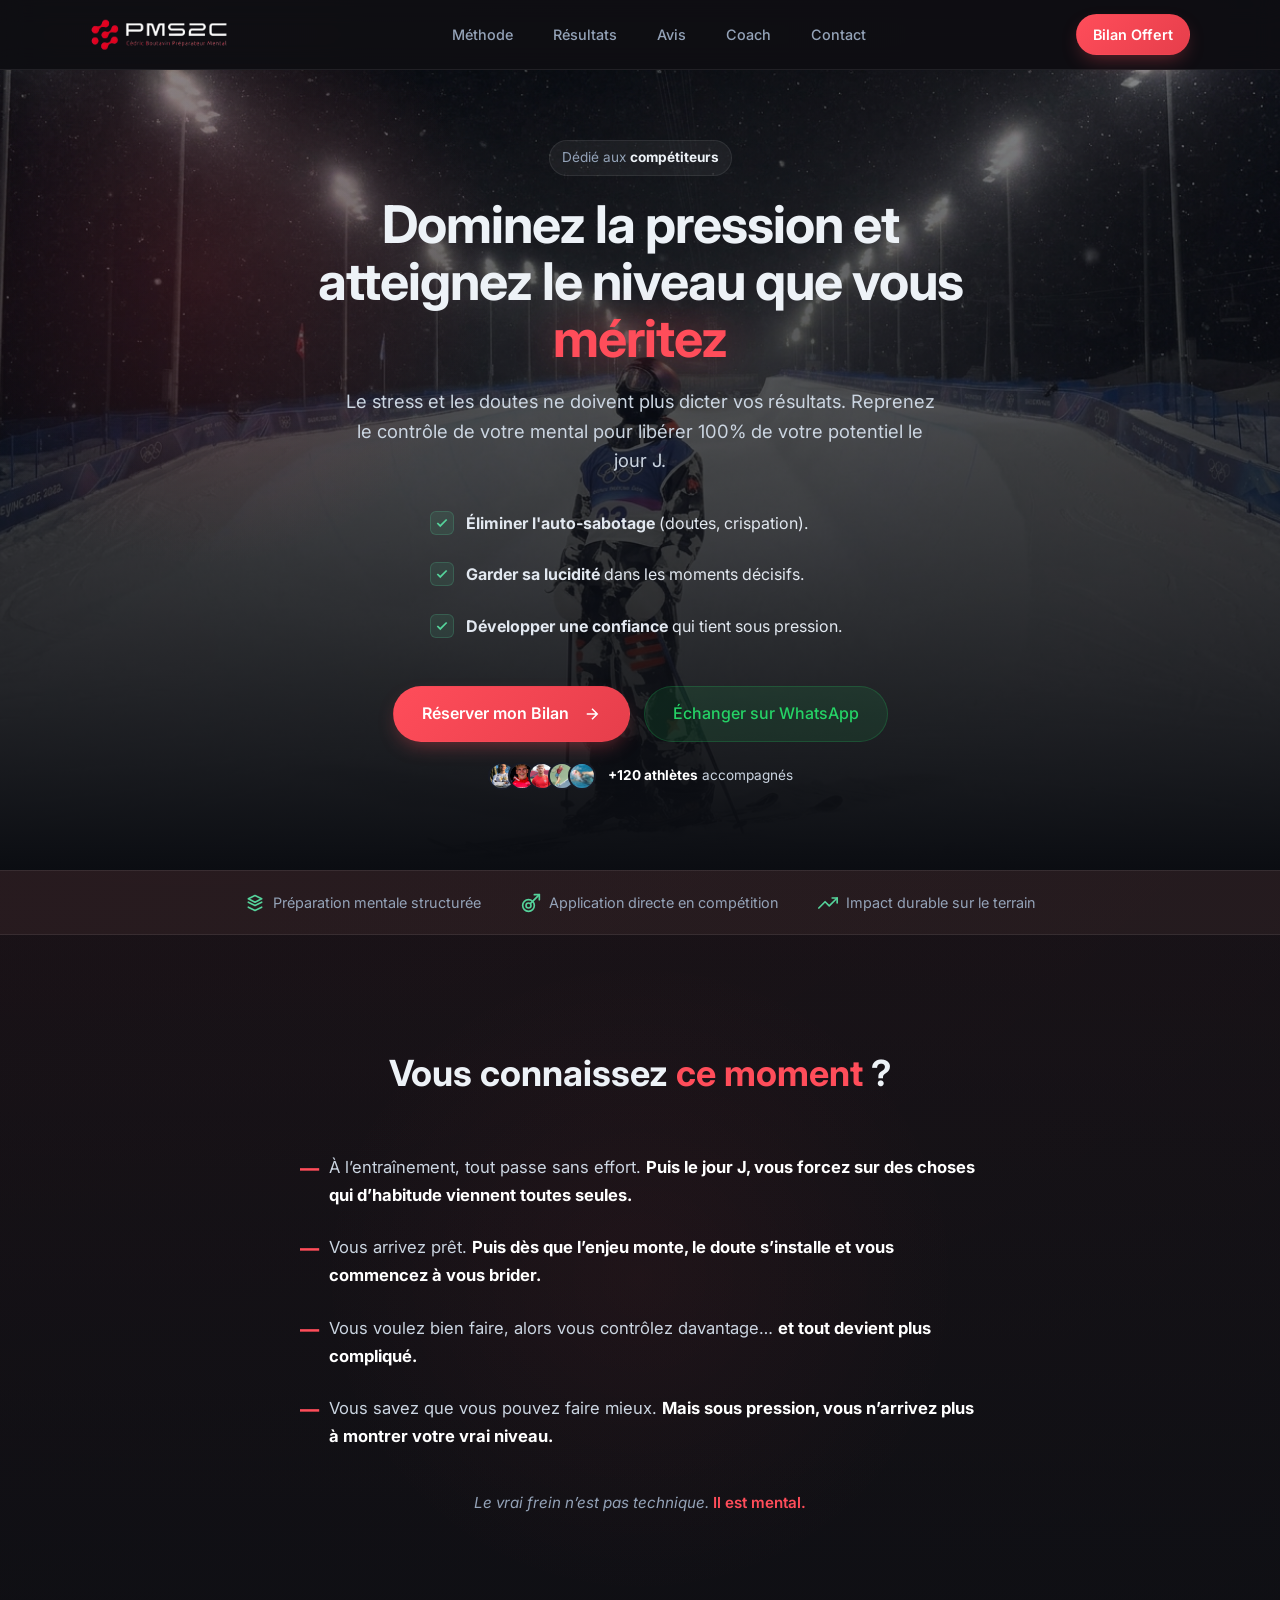
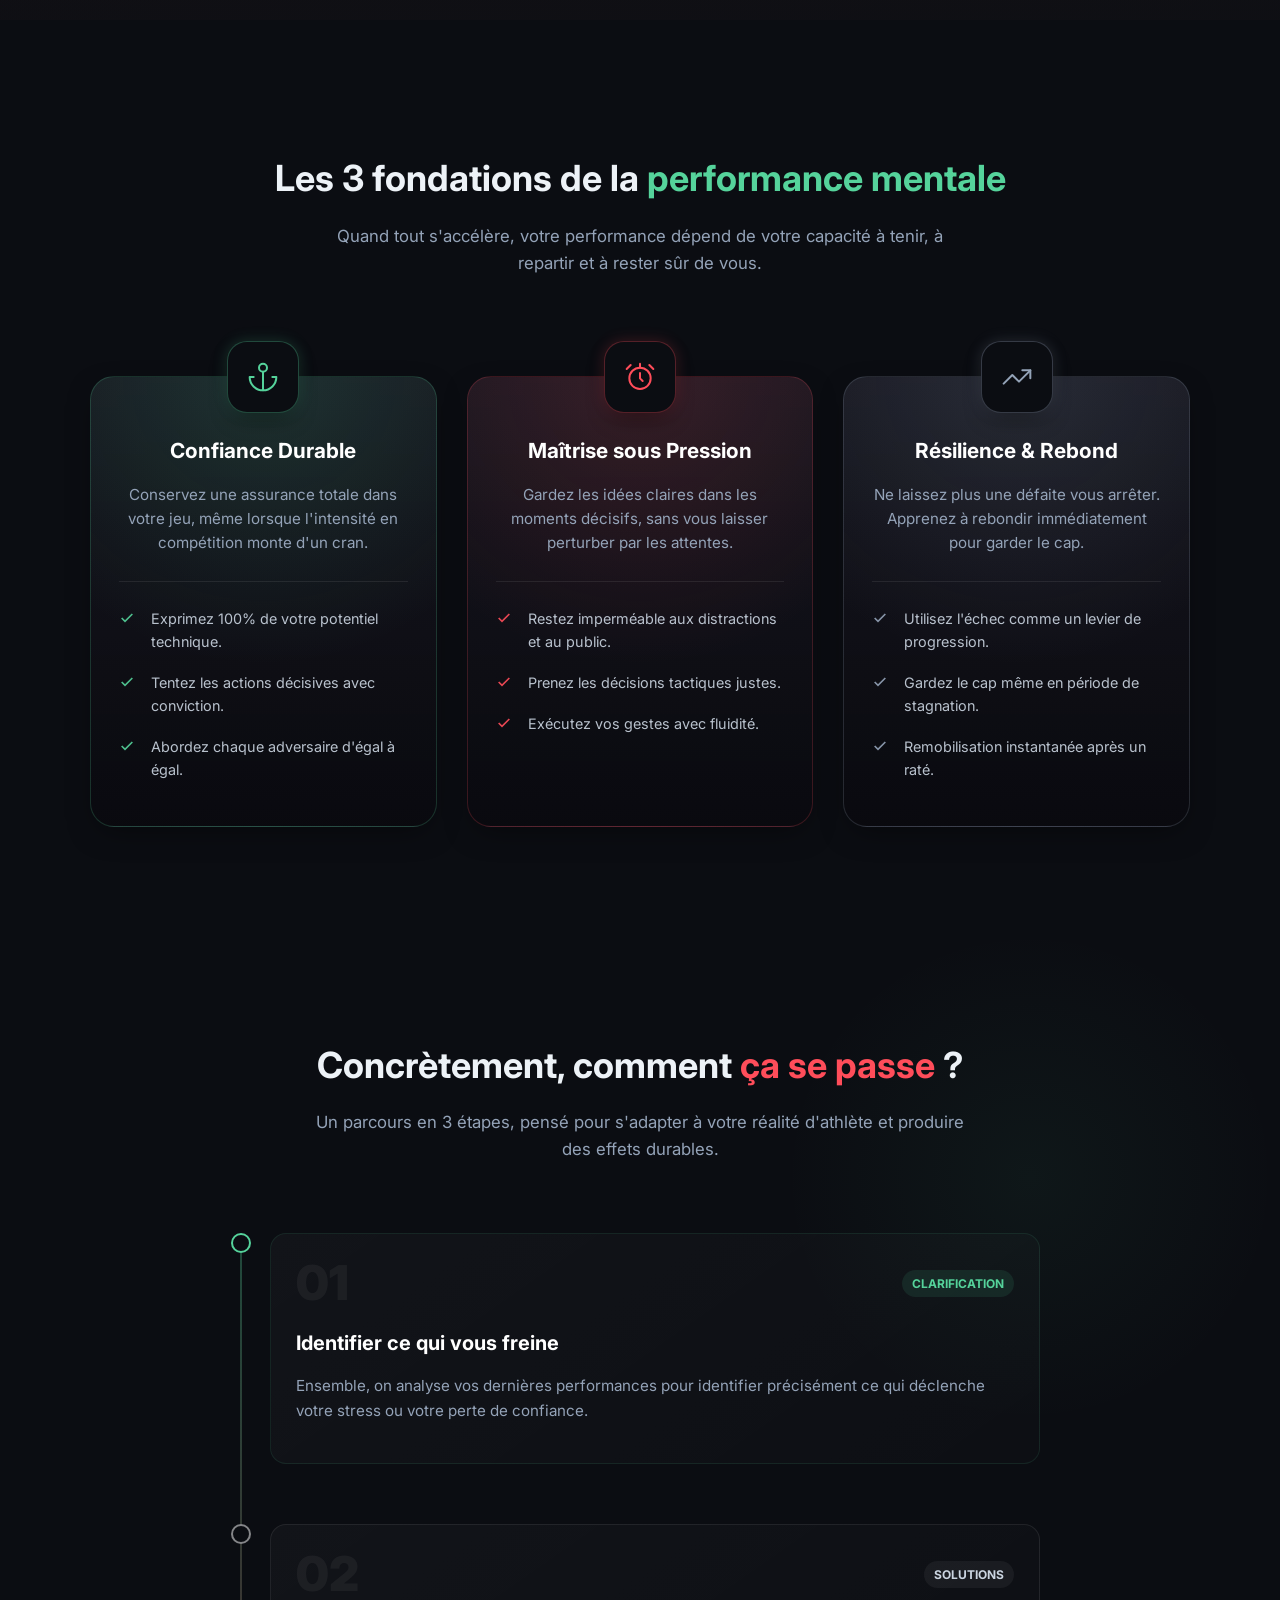
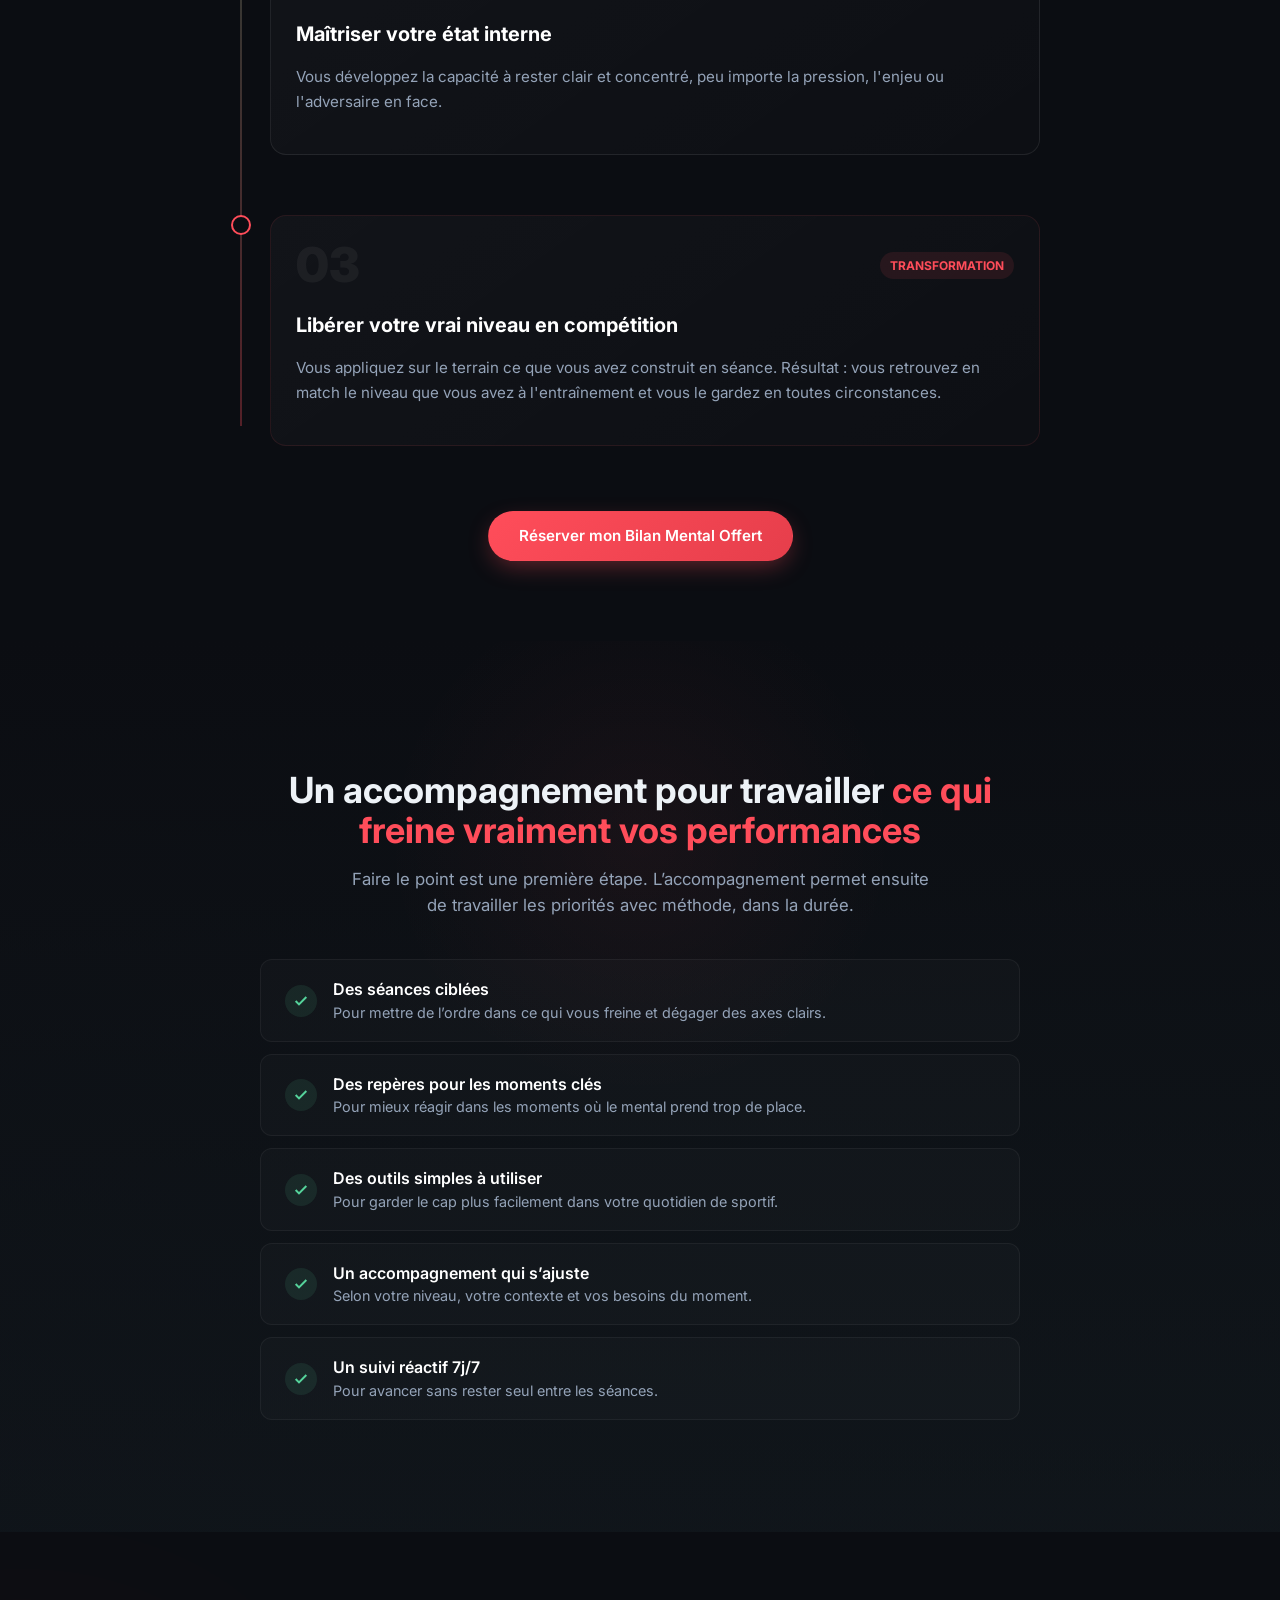
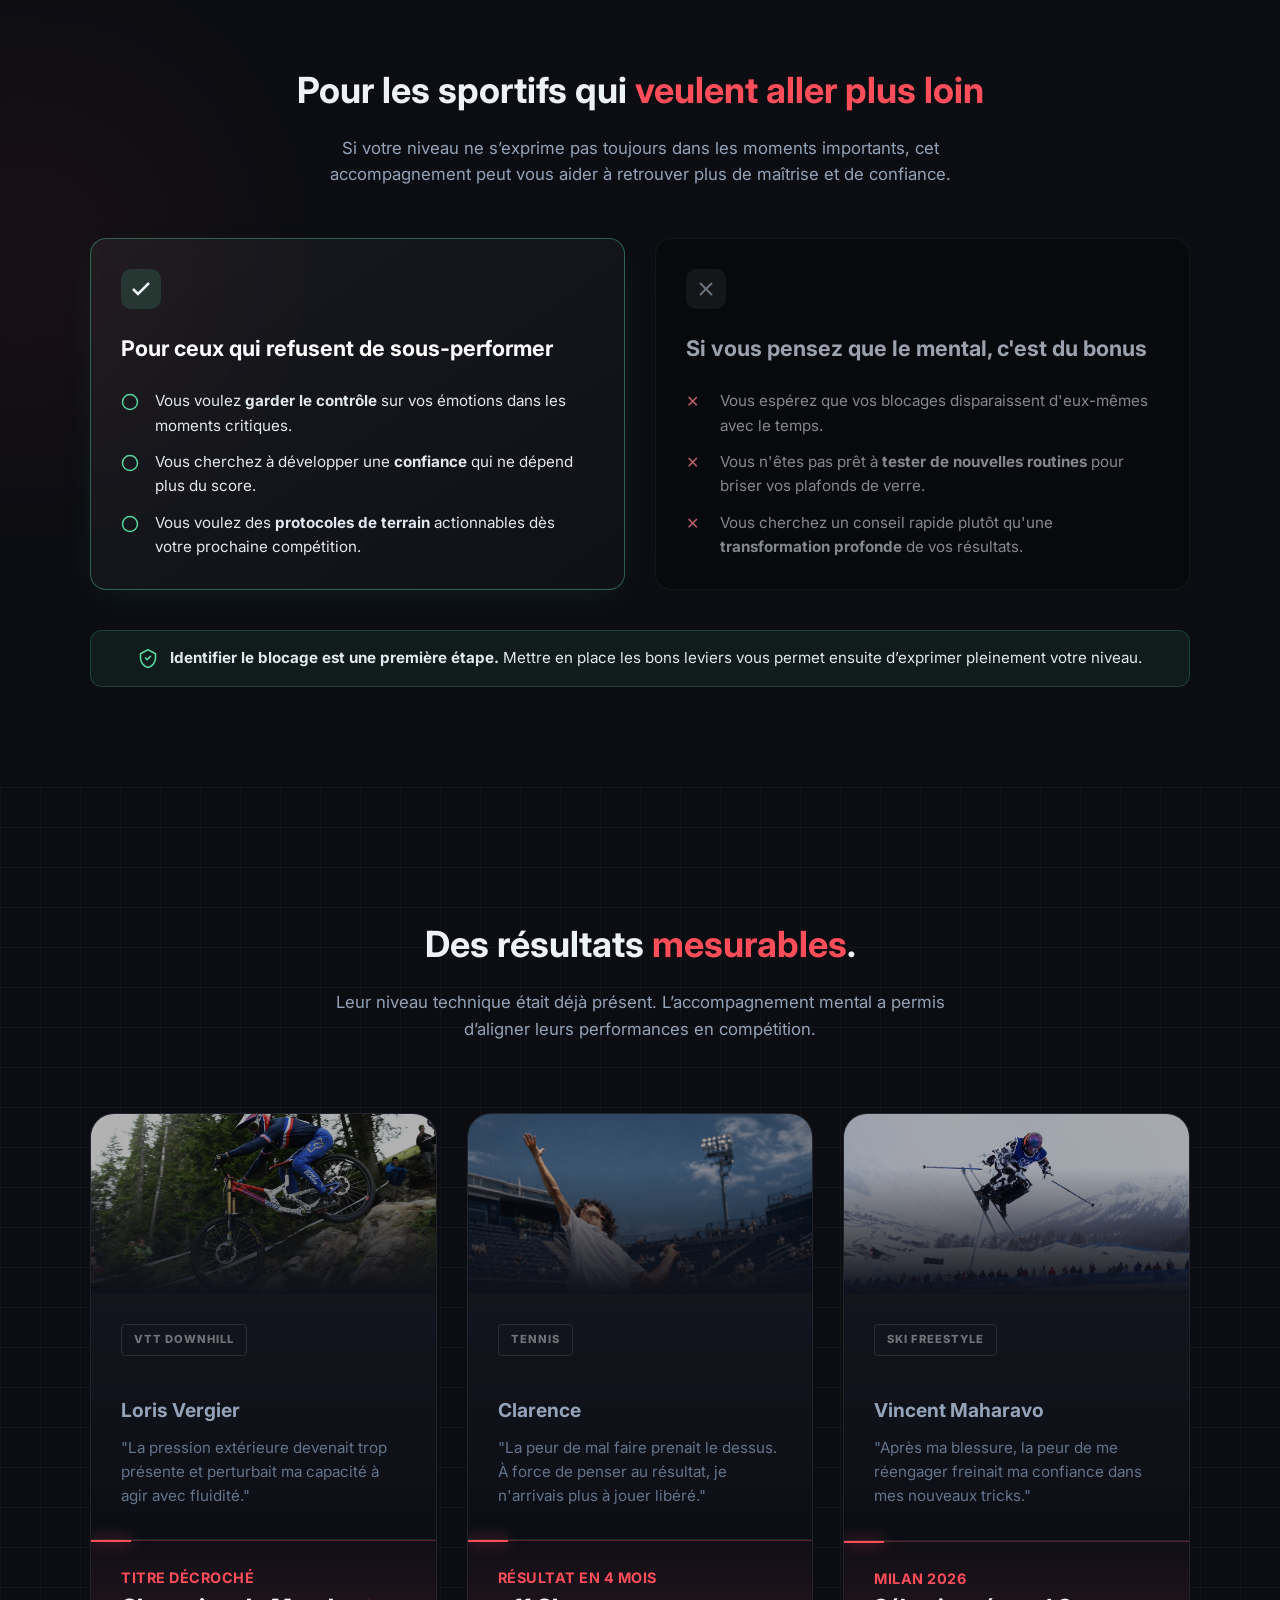
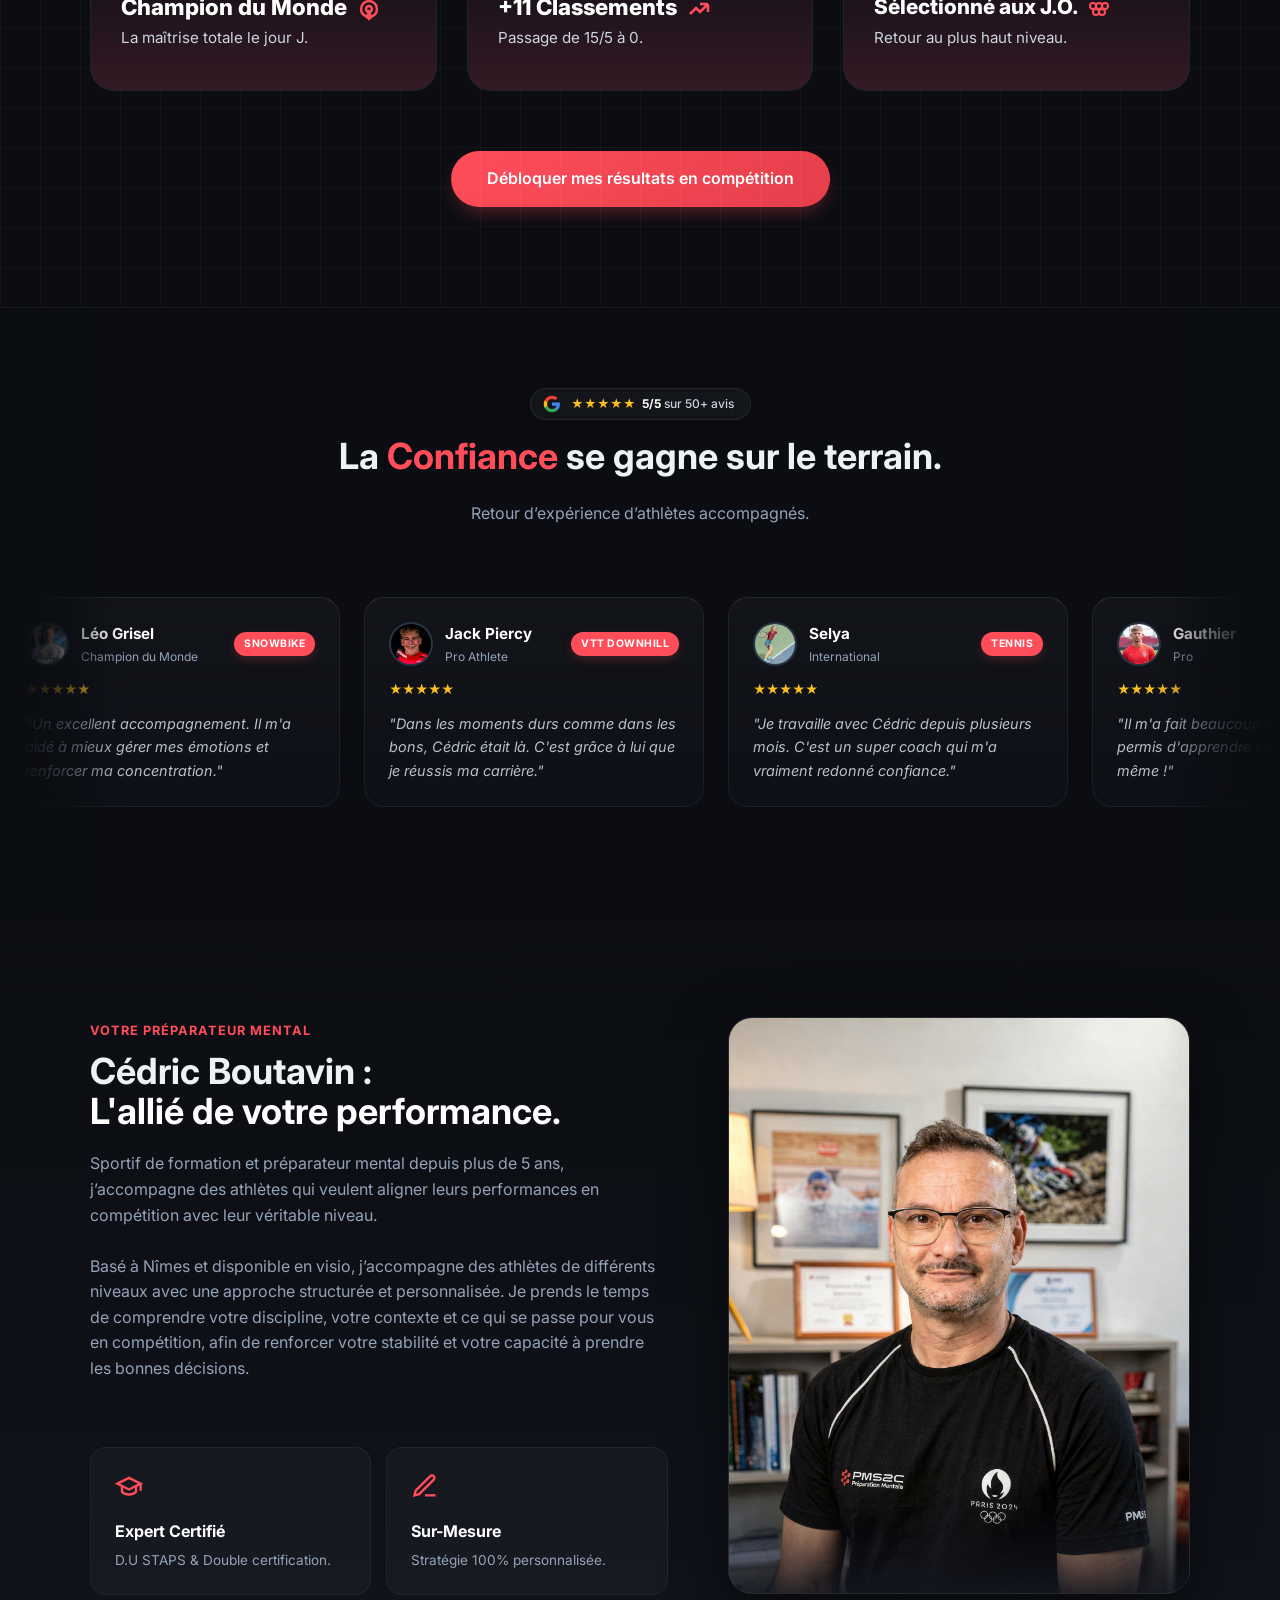
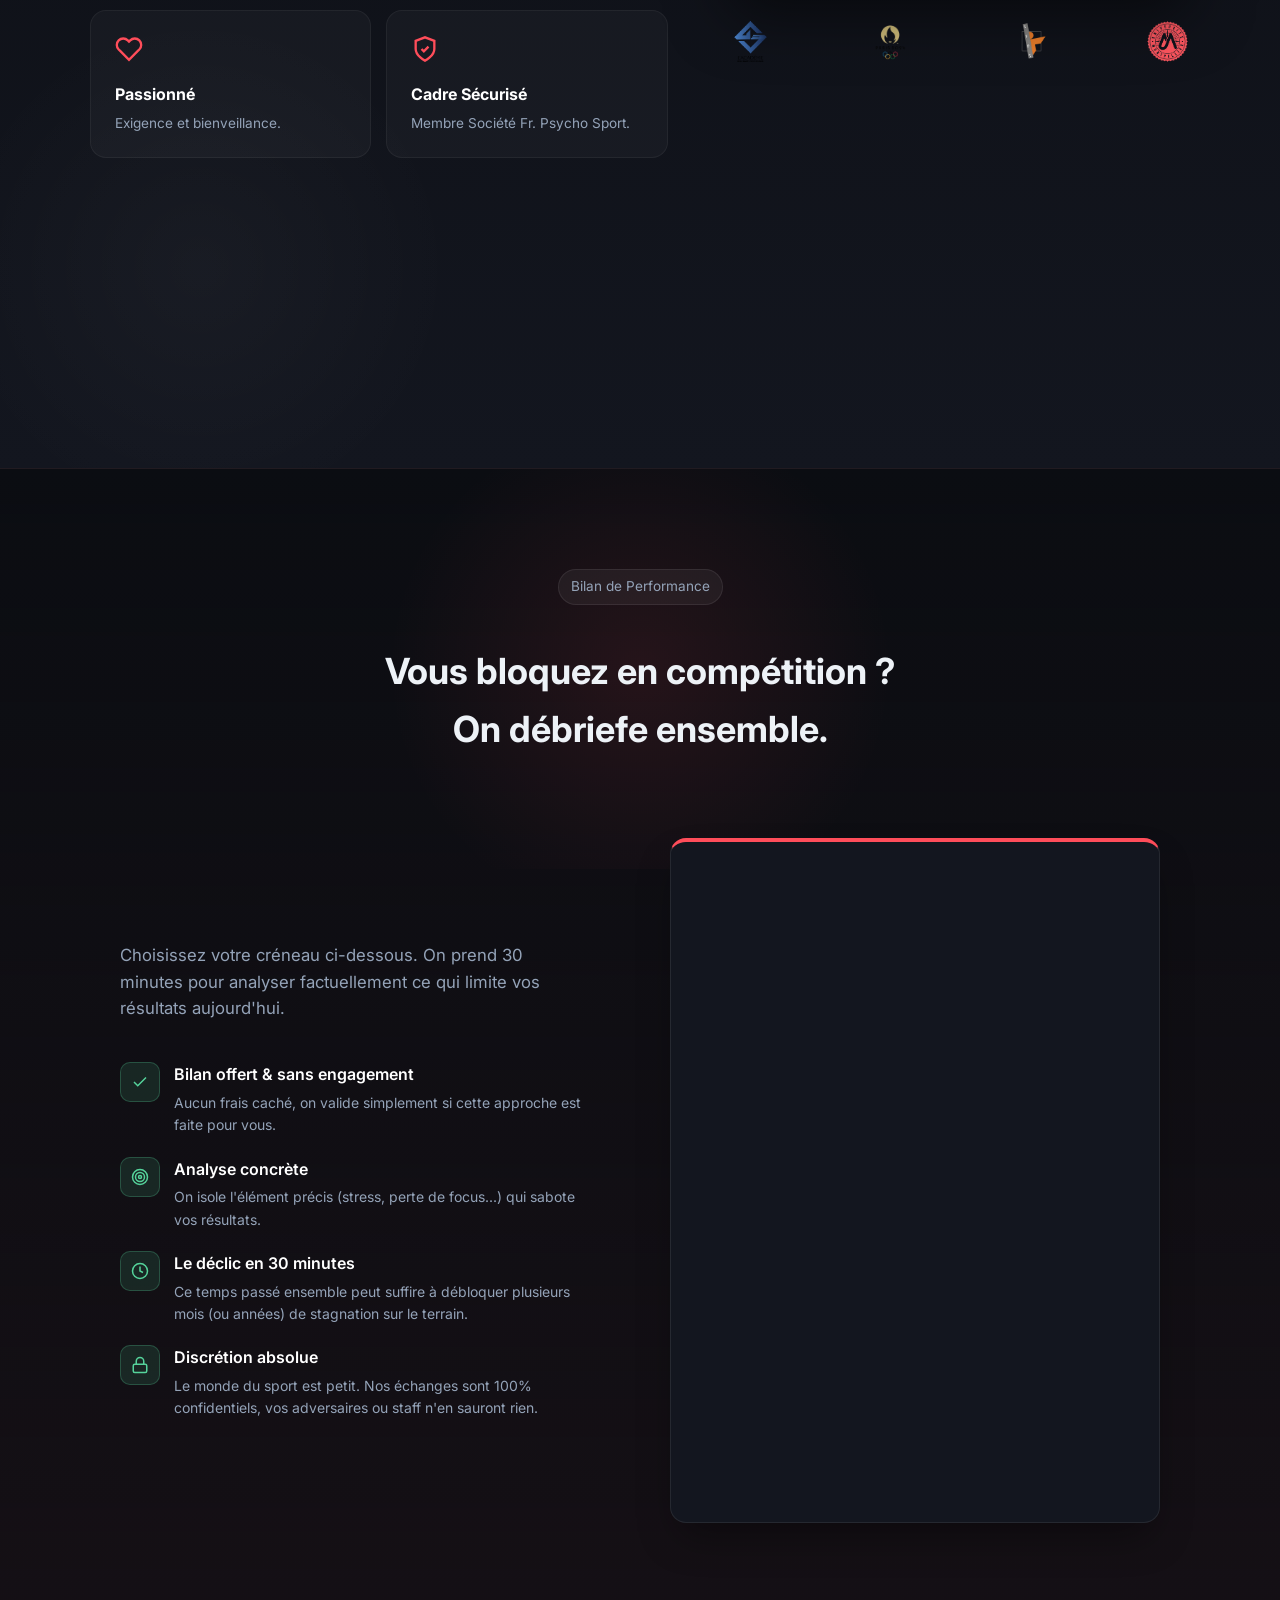
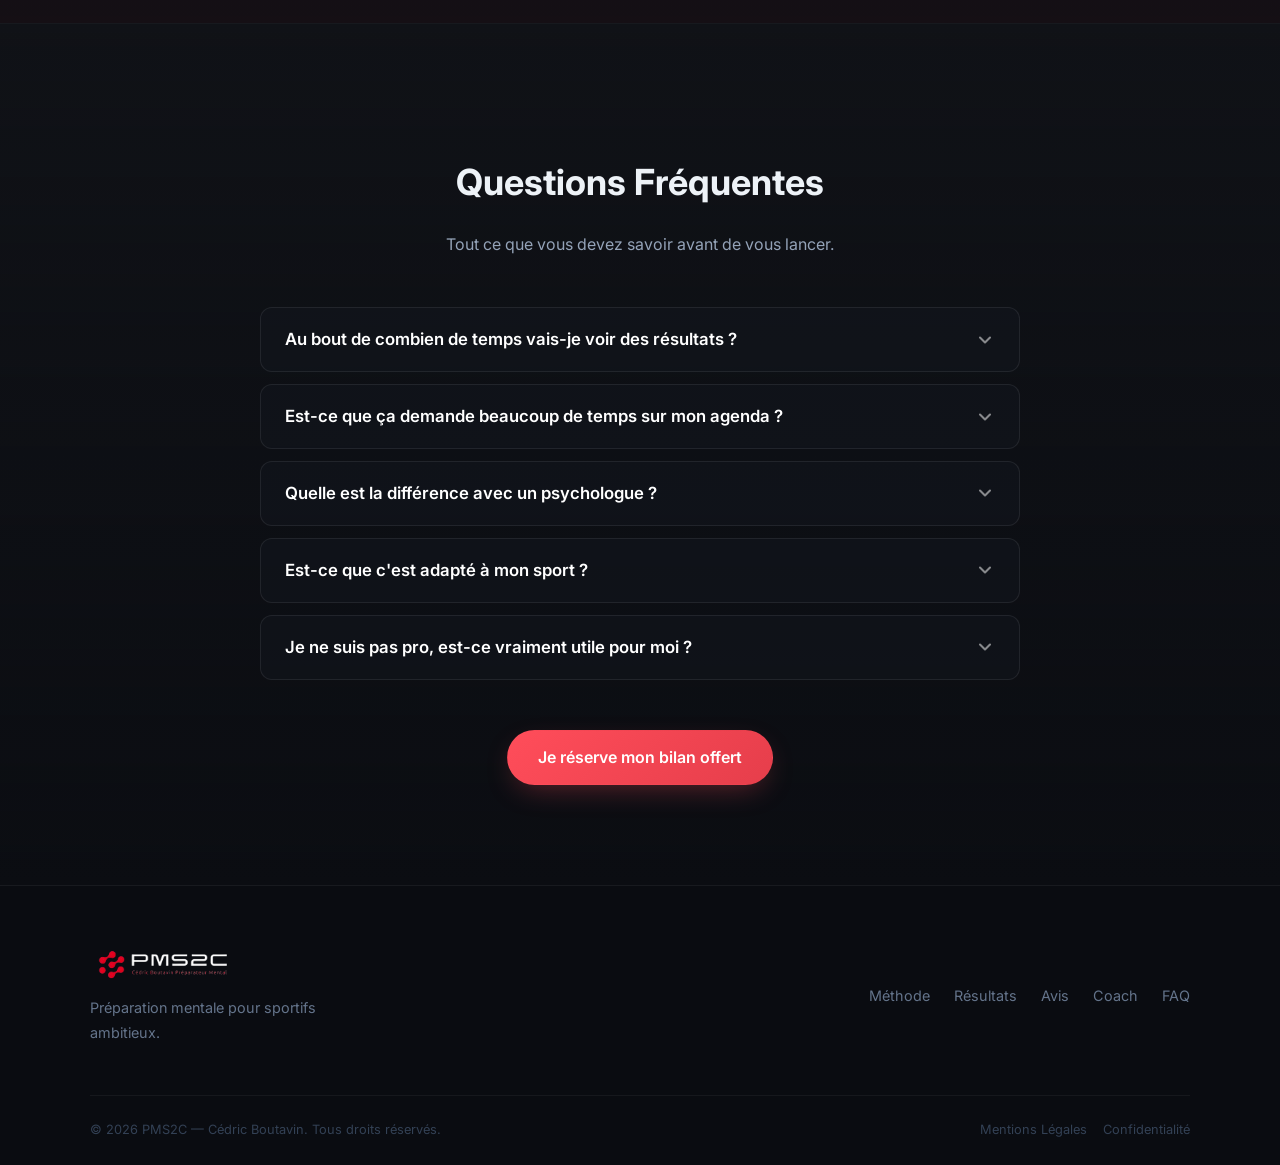
<file: index.html>
<!DOCTYPE html>
<html lang="fr" class="scroll-smooth">

<head>
  <!-- Google Tag Manager -->
  <script>(function (w, d, s, l, i) {
      w[l] = w[l] || []; w[l].push({
        'gtm.start':
          new Date().getTime(), event: 'gtm.js'
      }); var f = d.getElementsByTagName(s)[0],
        j = d.createElement(s), dl = l != 'dataLayer' ? '&l=' + l : ''; j.async = true; j.src =
          'https://www.googletagmanager.com/gtm.js?id=' + i + dl; f.parentNode.insertBefore(j, f);
    })(window, document, 'script', 'dataLayer', 'GTM-N8B9CN6M');</script>
  <!-- End Google Tag Manager -->
  <meta charset="utf-8" />
  <meta name="viewport" content="width=device-width, initial-scale=1" />
  <title>PMS2C — Coaching Mental pour Athlètes Compétiteurs</title>
  <meta name="description"
    content="+120 athlètes accompagnés. Méthode concrète pour dominer la pression, retrouver confiance et performer à votre vrai niveau le jour J." />

  <meta name="robots" content="index, follow" />
  <link rel="canonical" href="https://www.pms2c.com/" />

  <meta property="og:type" content="website" />
  <meta property="og:url" content="https://www.pms2c.com/" />
  <meta property="og:title" content="PMS2C — Coaching Mental pour Athlètes Compétiteurs" />
  <meta property="og:description" content="+120 athlètes accompagnés. Méthode concrète pour dominer la pression, retrouver confiance et performer à votre vrai niveau le jour J." />
  <meta property="og:image" content="https://www.pms2c.com/assets/images/logo-pms2c-bg.png" />
  <meta property="og:site_name" content="PMS2C" />

  <meta name="twitter:card" content="summary_large_image" />
  <meta name="twitter:title" content="PMS2C — Coaching Mental pour Athlètes Compétiteurs" />
  <meta name="twitter:description" content="+120 athlètes accompagnés. Méthode concrète pour dominer la pression, retrouver confiance et performer à votre vrai niveau le jour J." />
  <meta name="twitter:image" content="https://www.pms2c.com/assets/images/logo-pms2c-bg.png" />
  <meta name="theme-color" content="#0b0d12" />
  <link rel="icon" type="image/png" href="assets/images/favicon.png" />
  <link rel="preconnect" href="https://fonts.googleapis.com">
  <link rel="preconnect" href="https://fonts.gstatic.com" crossorigin>
  <link href="https://fonts.googleapis.com/css2?family=Inter:wght@400;500;600;700;800&display=swap" rel="stylesheet">

  <style>
    :root {
      /* ... autres variables ... */

      /* Palette */
      --bg: #0b0d12;
      --panel: #13161f;
      --panel-border: rgba(255, 255, 255, 0.08);
      --text-main: #edf2f7;
      --text-muted: #94a3b8;

      /* Brand Colors */
      --brand: #ff4d5a;
      /* Rouge dynamique */
      --brand-glow: rgba(255, 77, 90, 0.4);
      --accent: #55d39b;
      /* Vert validation/succès */

      /* Spacing & Sizes */
      --max-w: 1140px;
      --radius-sm: 8px;
      --radius-md: 16px;
      --radius-lg: 24px;
      --header-h: 70px;

      /* Typography clamp */
      --h1: clamp(32px, 5vw, 52px);
      --h2: clamp(28px, 4.5vw, 36px);
      --body: clamp(15px, 1.1vw, 17px);
    }

    /* --- RESET & BASE --- */
    *,
    *::before,
    *::after {
      box-sizing: border-box;
    }

    body {
      margin: 0;
      font-family: "Inter", system-ui, -apple-system, sans-serif;
      background-color: var(--bg);
      background-image: radial-gradient(circle at 15% 0%,
          rgba(255, 77, 90, 0.12),
          transparent 40%),
        radial-gradient(circle at 85% 30%,
          rgba(85, 211, 155, 0.08),
          transparent 40%);
      color: var(--text-main);
      line-height: 1.6;
      -webkit-font-smoothing: antialiased;
    }

    a {
      text-decoration: none;
      color: inherit;
      transition: 0.2s;
    }

    button,
    input,
    select,
    textarea {
      font-family: inherit;
    }

    ul {
      padding: 0;
      margin: 0;
      list-style: none;
    }

    img {
      max-width: 100%;
      display: block;
    }

    /* --- UTILS --- */
    .wrap {
      width: 100%;
      max-width: var(--max-w);
      margin: 0 auto;
      padding: 0 20px;
    }

    .grid {
      display: grid;
      gap: 2rem;
    }

    .flex {
      display: flex;
      gap: 1rem;
      align-items: center;
    }

    .flex-col {
      flex-direction: column;
    }

    .text-center {
      text-align: center;
    }

    .text-brand {
      color: var(--brand);
    }

    .text-accent {
      color: var(--accent);
    }

    .hidden-mobile {
      display: flex;
    }

    .visible-mobile {
      display: none;
    }

    @media (max-width: 768px) {
      :root {
        --h2: 32px;
      }

      .section-title h2 {
        line-height: 1.1;
      }

      .hidden-mobile {
        display: none !important;
      }

      .section-form-grid {
        grid-template-columns: 1fr !important;
        gap: 30px !important;
      }

      .visible-mobile {
        display: block !important;
      }

      .grid-2,
      .grid-3 {
        grid-template-columns: 1fr !important;
      }

      /* Trust strip mobile: infinite marquee */
      .trust-strip {
        border: none;
        padding: 15px 0;
      }

      .trust-track {
        flex-wrap: nowrap;
        gap: 24px;
        justify-content: flex-start;
        animation: marquee-scroll 18s linear infinite;
        width: max-content;
      }

      /* Show duplicate items on mobile for seamless loop */
      .trust-item:nth-child(n+4) {
        display: flex !important;
      }

      .trust-item {
        flex-shrink: 0;
        background: rgba(255, 255, 255, 0.05);
        border: 1px solid rgba(255, 255, 255, 0.08);
        border-radius: 99px;
        padding: 8px 16px;
        font-size: 0.8rem;
        white-space: nowrap;
      }
    }

    /* --- COMPONENTS --- */

    /* Buttons */
    .btn {
      display: inline-flex;
      align-items: center;
      justify-content: center;
      gap: 0.5rem;
      padding: 12px 24px;
      border-radius: 99px;
      font-weight: 600;
      font-size: 1rem;
      cursor: pointer;
      border: 1px solid transparent;
      transition: all 0.2s ease;
    }

    .btn-primary {
      background: linear-gradient(135deg, var(--brand), #e63e4b);
      color: white;
      box-shadow: 0 8px 20px -6px var(--brand-glow);
    }

    .btn-primary:hover {
      box-shadow: 0 12px 24px -6px var(--brand-glow);
    }

    @media (min-width: 901px) {
      .btn-primary:hover {
        transform: translateY(-2px);
      }
    }

    .btn-secondary {
      background: rgba(255, 255, 255, 0.05);
      border-color: var(--panel-border);
      color: var(--text-main);
    }

    .btn-secondary:hover {
      background: rgba(255, 255, 255, 0.1);
    }

    .btn-full {
      width: 100%;
    }

    /* Cards */
    .card {
      background: var(--panel);
      border: 1px solid var(--panel-border);
      border-radius: var(--radius-md);
      padding: 24px;
    }

    /* Section Spacing */
    section {
      padding: 80px 0;
    }

    /* --- HEADER --- */
    .header {
      position: sticky;
      top: 0;
      z-index: 50;
      height: var(--header-h);
      background: rgba(11, 13, 18, 0.85);
      backdrop-filter: blur(12px);
      border-bottom: 1px solid var(--panel-border);
      display: flex;
      align-items: center;
    }

    .header-inner {
      justify-content: space-between;
      width: 100%;
    }

    .logo {
      font-weight: 800;
      font-size: 1.1rem;
      letter-spacing: -0.5px;
      display: flex;
      align-items: center;
      gap: 8px;
    }

    .logo-dot {
      width: 10px;
      height: 10px;
      background: var(--brand);
      border-radius: 50%;
      box-shadow: 0 0 10px var(--brand);
    }

    .nav-link {
      color: var(--text-muted);
      font-size: 0.9rem;
      font-weight: 500;
    }

    .nav-link:hover {
      color: var(--text-main);
    }

    /* Header mobile : logo gauche + burger */
    @media (max-width: 900px) {
      .header {
        position: sticky;
        height: 58px;
      }

      .header .header-inner {
        justify-content: space-between;
      }

      .header .header-inner nav,
      .header .header-inner .header-cta-desktop {
        display: none;
      }

      .header .header-inner a:first-child img {
        height: 34px;
        margin: 0;
      }
    }

    /* Burger button */
    .burger-btn {
      display: none;
      flex-direction: column;
      justify-content: center;
      gap: 5px;
      width: 40px;
      height: 40px;
      padding: 8px;
      background: rgba(255,255,255,0.06);
      border: 1px solid rgba(255,255,255,0.1);
      border-radius: 8px;
      cursor: pointer;
      z-index: 200;
    }
    .burger-btn span {
      display: block;
      height: 2px;
      background: var(--text-main);
      border-radius: 2px;
      transition: transform 0.3s, opacity 0.3s;
    }
    .burger-btn.is-open span:nth-child(1) { transform: translateY(7px) rotate(45deg); }
    .burger-btn.is-open span:nth-child(2) { opacity: 0; }
    .burger-btn.is-open span:nth-child(3) { transform: translateY(-7px) rotate(-45deg); }

    @media (max-width: 900px) {
      .burger-btn { display: flex; }
    }

    /* Mobile nav overlay */
    .mobile-nav {
      display: none;
      position: fixed;
      inset: 0;
      background: rgba(11,13,18,0.97);
      z-index: 150;
      flex-direction: column;
      align-items: center;
      justify-content: center;
      gap: 0;
      opacity: 0;
      transition: opacity 0.3s ease;
    }
    .mobile-nav.is-open {
      display: flex;
      opacity: 1;
    }
    .mobile-nav a.mobile-nav-link {
      font-size: 1.6rem;
      font-weight: 700;
      color: var(--text-main);
      padding: 16px 32px;
      border-bottom: 1px solid rgba(255,255,255,0.06);
      width: 100%;
      text-align: center;
      transition: color 0.2s;
    }
    .mobile-nav a.mobile-nav-link:hover { color: var(--brand); }
    .mobile-nav .mobile-nav-cta {
      margin-top: 30px;
      padding: 16px 40px;
      font-size: 1.05rem;
    }

    /* --- HERO --- */
    .hero {
      padding: 60px 0 80px;
      position: relative;
    }



    .hero-grid {
      display: grid;
      grid-template-columns: 1fr;
      gap: 40px;
      align-items: center;
      max-width: 760px;
      margin: 0 auto;
      text-align: center;
    }

    /* Hide hero inline form (moved to dedicated bottom section) */
    .hero-form-card { display: none !important; }

    /* Hero Left */
    .tagline {
      display: inline-block;
      padding: 6px 12px;
      background: rgba(255, 255, 255, 0.05);
      border: 1px solid var(--panel-border);
      border-radius: 99px;
      font-size: 0.85rem;
      color: var(--text-muted);
      margin-bottom: 20px;
    }

    .tagline b {
      color: var(--text-main);
    }

    h1 {
      font-size: var(--h1);
      line-height: 1.1;
      margin: 0 0 20px;
      letter-spacing: -1px;
    }

    .hero p {
      font-size: 1.125rem;
      color: var(--text-muted);
      margin-bottom: 30px;
      max-width: 500px;
    }

    .check-list li {
      display: flex;
      gap: 12px;
      margin-bottom: 12px;
      align-items: flex-start;
    }

    .icon-box {
      width: 24px;
      height: 24px;
      background: rgba(85, 211, 155, 0.15);
      color: var(--accent);
      border-radius: 6px;
      display: flex;
      align-items: center;
      justify-content: center;
      flex-shrink: 0;
    }

    .icon-box svg {
      width: 14px;
      height: 14px;
      stroke-width: 3;
    }

    /* Hero Form (The Money Maker) */
    .hero-form-card {
      background: #151923;
      border: 1px solid rgba(255, 255, 255, 0.1);
      border-radius: var(--radius-lg);
      overflow: hidden;
      box-shadow: 0 20px 40px -10px rgba(0, 0, 0, 0.5);
    }

    .form-header {
      background: rgba(255, 255, 255, 0.03);
      padding: 20px;
      border-bottom: 1px solid var(--panel-border);
      display: flex;
      gap: 15px;
      align-items: center;
    }

    .coach-avatar {
      width: 48px;
      height: 48px;
      background: linear-gradient(to bottom right, #333, #111);
      border-radius: 12px;
      display: grid;
      place-items: center;
      font-size: 10px;
      text-align: center;
      color: #777;
      border: 1px solid var(--panel-border);
    }

    .form-body {
      padding: 24px;
    }

    .input-group {
      margin-bottom: 12px;
    }

    .input-row {
      display: grid;
      grid-template-columns: 1fr 1fr;
      gap: 12px;
    }

    label {
      font-size: 0.85rem;
      color: var(--text-muted);
      margin-bottom: 6px;
      display: block;
    }

    input,
    select,
    textarea {
      width: 100%;
      background: rgba(0, 0, 0, 0.3);
      border: 1px solid var(--panel-border);
      border-radius: 10px;
      padding: 12px;
      color: white;
      font-size: 0.95rem;
      transition: 0.2s;
    }

    input:focus,
    select:focus,
    textarea:focus {
      outline: none;
      border-color: var(--brand);
      background: rgba(0, 0, 0, 0.5);
      box-shadow: 0 0 0 3px rgba(255, 77, 90, 0.1);
    }

    /* --- TRUST STRIP --- */
    .trust-strip {
      border-top: 1px solid var(--panel-border);
      border-bottom: 1px solid var(--panel-border);
      padding: 20px 0;
      background: rgba(255, 255, 255, 0.02);
      overflow: hidden;
    }

    .trust-grid {
      color: var(--text-muted);
      font-size: 0.9rem;
    }

    .trust-track {
      display: flex;
      flex-wrap: wrap;
      justify-content: center;
      gap: 20px 40px;
    }

    /* Hide duplicate items on desktop */
    .trust-item:nth-child(n+4) {
      display: none;
    }

    .trust-item {
      display: flex;
      gap: 8px;
      align-items: center;
    }

    @keyframes marquee-scroll {
      0% { transform: translateX(0); }
      100% { transform: translateX(-50%); }
    }

    /* --- FEATURES / FOR WHO --- */
    .section-title {
      margin-bottom: 40px;
    }

    .section-title h2 {
      font-size: var(--h2);
      margin-bottom: 10px;
    }

    .section-title p {
      color: var(--text-muted);
      max-width: 600px;
    }

    .grid-2 {
      display: grid;
      grid-template-columns: 1fr 1fr;
      gap: 30px;
    }

    .grid-3 {
      display: grid;
      grid-template-columns: 1fr 1fr 1fr;
      gap: 30px;
    }

    .feature-box {
      padding: 30px;
      background: rgba(255, 255, 255, 0.03);
      border: 1px solid var(--panel-border);
      border-radius: var(--radius-md);
      transition: 0.3s;
    }

    .feature-box:hover {
      background: rgba(255, 255, 255, 0.05);
    }

    @media (min-width: 901px) {
      .feature-box:hover {
        transform: translateY(-3px);
      }
    }

    .feature-icon {
      width: 40px;
      height: 40px;
      margin-bottom: 16px;
      display: grid;
      place-items: center;
      background: rgba(255, 255, 255, 0.05);
      border-radius: 10px;
      color: var(--text-main);
    }

    .feature-box h3 {
      margin: 0 0 8px;
      font-size: 1.2rem;
    }

    .feature-box p {
      color: var(--text-muted);
      font-size: 0.95rem;
      margin: 0;
    }

    /* --- TESTIMONIALS --- */
    .quote-card {
      position: relative;
      background: linear-gradient(180deg,
          rgba(255, 255, 255, 0.05),
          rgba(255, 255, 255, 0.02));
    }

    .quote-text {
      font-size: 1.05rem;
      font-style: italic;
      color: #e2e8f0;
      margin-bottom: 15px;
    }

    .quote-author {
      display: flex;
      gap: 10px;
      align-items: center;
      font-size: 0.85rem;
      color: var(--text-muted);
    }

    .quote-badge {
      background: rgba(255, 255, 255, 0.1);
      padding: 2px 8px;
      border-radius: 4px;
      font-size: 0.75rem;
    }

    /* --- FAQ --- */
    details {
      background: rgba(255, 255, 255, 0.02);
      border: 1px solid var(--panel-border);
      border-radius: var(--radius-sm);
      margin-bottom: 10px;
      overflow: hidden;
    }

    summary {
      padding: 16px 20px;
      cursor: pointer;
      font-weight: 600;
      display: flex;
      justify-content: space-between;
      align-items: center;
      list-style: none;
    }

    summary::-webkit-details-marker {
      display: none;
    }

    summary:hover {
      background: rgba(255, 255, 255, 0.04);
    }

    details[open] summary {
      border-bottom: 1px solid var(--panel-border);
      color: var(--brand);
    }

    details p {
      padding: 20px;
      margin: 0;
      color: var(--text-muted);
      font-size: 0.95rem;
    }

    .chev {
      transition: 0.2s;
    }

    details[open] .chev {
      transform: rotate(180deg);
    }



    /* --- FOOTER --- */
    footer {
      padding: 60px 0;
      border-top: 1px solid var(--panel-border);
      text-align: center;
      color: var(--text-muted);
      font-size: 0.9rem;
    }
  </style>

  <!-- Structured Data JSON-LD (SEO / AEO Optimization) -->
  <script type="application/ld+json">
  {
    "@context": "https://schema.org",
    "@graph": [
      {
        "@type": "LocalBusiness",
        "@id": "https://www.pms2c.com/#business",
        "name": "PMS2C — Préparation Mentale Sportive",
        "description": "Coaching mental pour compétiteurs : gestion du stress, confiance en soi et performance en compétition. Plus de 120 athlètes accompagnés.",
        "url": "https://www.pms2c.com",
        "image": "https://www.pms2c.com/assets/images/logo-pms2c-bg.png",
        "founder": {
          "@type": "Person",
          "name": "Cédric Boutavin",
          "jobTitle": "Préparateur Mental Certifié",
          "description": "Sportif passionné et préparateur mental certifié, Cédric accompagne depuis plus de 5 ans les athlètes qui refusent la stagnation. Titulaire d'un D.U. STAPS et d'une double certification, membre de la Société Française de Psychologie du Sport.",
          "image": "https://www.pms2c.com/assets/images/Cedric-coach-pms2c.jpeg"
        },
        "address": {
          "@type": "PostalAddress",
          "addressLocality": "Nîmes",
          "addressCountry": "FR"
        },
        "areaServed": [
          {
            "@type": "Place",
            "name": "Nîmes et ses alentours",
            "description": "Accompagnement en présentiel"
          },
          {
            "@type": "Country",
            "name": "France",
            "description": "Accompagnement en visio dans toute la France"
          }
        ],
        "priceRange": "€€",
        "aggregateRating": {
          "@type": "AggregateRating",
          "ratingValue": "5",
          "bestRating": "5",
          "ratingCount": "50",
          "reviewCount": "50"
        },
        "hasOfferCatalog": {
          "@type": "OfferCatalog",
          "name": "Services de Préparation Mentale Sportive",
          "itemListElement": [
            {
              "@type": "Offer",
              "itemOffered": {
                "@type": "Service",
                "@id": "https://www.pms2c.com/#service-bilan",
                "name": "Bilan Mental de Performance Offert",
                "description": "Analyse gratuite de votre profil sportif et mental. Identifiez les blocages invisibles qui sabotent vos performances en compétition, clarifiez vos objectifs et repartez avec une idée claire des prochaines étapes pour progresser. Moins de 2 minutes, 100% gratuit et confidentiel.",
                "provider": { "@id": "https://www.pms2c.com/#business" },
                "offers": {
                  "@type": "Offer",
                  "price": "0",
                  "priceCurrency": "EUR",
                  "availability": "https://schema.org/InStock"
                }
              }
            },
            {
              "@type": "Offer",
              "itemOffered": {
                "@type": "Service",
                "@id": "https://www.pms2c.com/#service-coaching",
                "name": "Coaching en Préparation Mentale Sportive",
                "description": "Accompagnement personnalisé pour athlètes et compétiteurs visant à développer la confiance durable, la maîtrise sous pression et la résilience. Méthode en 3 étapes : clarification des freins, maîtrise de l'état interne, et libération du vrai niveau en compétition. Applicable à toutes les disciplines sportives.",
                "provider": { "@id": "https://www.pms2c.com/#business" },
                "serviceType": "Préparation Mentale Sportive",
                "areaServed": "Nîmes et alentours (présentiel), France entière (visio)"
              }
            }
          ]
        }
      },
      {
        "@type": "FAQPage",
        "@id": "https://www.pms2c.com/#faq",
        "mainEntity": [
          {
            "@type": "Question",
            "name": "Au bout de combien de temps vais-je voir des résultats ?",
            "acceptedAnswer": {
              "@type": "Answer",
              "text": "Souvent, le simple fait de comprendre votre mécanisme de blocage crée un déclic immédiat. Ensuite, comme pour le physique, c'est la régularité qui paie : en quelques semaines, ce qui vous demandait un effort deviendra une seconde nature."
            }
          },
          {
            "@type": "Question",
            "name": "Est-ce que ça demande beaucoup de temps sur mon agenda ?",
            "acceptedAnswer": {
              "@type": "Answer",
              "text": "Non, le but n'est pas d'en faire plus, mais de faire mieux. 90% des outils s'appliquent directement PENDANT vos entraînements actuels. Le reste (visualisation, routine) s'intègre facilement dans vos temps morts (transports, avant de dormir). C'est de l'optimisation, pas une surcharge."
            }
          },
          {
            "@type": "Question",
            "name": "Quelle est la différence avec un psychologue ?",
            "acceptedAnswer": {
              "@type": "Answer",
              "text": "L'approche est totalement différente. On ne cherche pas à analyser votre enfance ou à « soigner » quelque chose, mais à optimiser votre performance future. C'est un entraînement technique pour votre cerveau : concret, orienté terrain et mesurable avec des objectifs sportifs précis."
            }
          },
          {
            "@type": "Question",
            "name": "Est-ce que c'est adapté à mon sport ?",
            "acceptedAnswer": {
              "@type": "Answer",
              "text": "Oui, car on travaille sur l'athlète avant de travailler sur le sport. La méthode est 100% flexible : nous partons des exigences de votre discipline (besoin de précision, d'explosivité ou d'endurance) pour construire des routines qui collent parfaitement à votre réalité."
            }
          },
          {
            "@type": "Question",
            "name": "Je ne suis pas pro, est-ce vraiment utile pour moi ?",
            "acceptedAnswer": {
              "@type": "Answer",
              "text": "Le stress d'une balle de match ou d'un penalty est le même, que ce soit en finale de Grand Chelem ou lors d'un championnat amateur. Si vous avez de l'ambition, que vous détestez perdre et que vous avez l'envie de progresser, vous êtes au bon endroit."
            }
          }
        ]
      },
      {
        "@type": "WebPage",
        "@id": "https://www.pms2c.com/#webpage",
        "name": "Préparation Mentale Sportive — Libérez votre potentiel",
        "description": "Coaching mental pour compétiteurs : gérez le stress, boostez votre confiance et performez quand ça compte. Bilan offert.",
        "url": "https://www.pms2c.com",
        "inLanguage": "fr-FR",
        "isPartOf": { "@id": "https://www.pms2c.com/#business" },
        "about": { "@id": "https://www.pms2c.com/#service-coaching" },
        "mainEntity": { "@id": "https://www.pms2c.com/#faq" }
      }
    ]
  }
  </script>
</head>

<body>
  <!-- Google Tag Manager (noscript) -->
  <noscript><iframe src="https://www.googletagmanager.com/ns.html?id=GTM-N8B9CN6M" height="0" width="0"
      style="display:none;visibility:hidden"></iframe></noscript>
  <!-- End Google Tag Manager (noscript) -->

  <!-- HEADER -->
  <header class="header">
    <div class="wrap flex header-inner">

      <a href="#" style="display: block; text-decoration: none;">
        <img src="assets/images/logo-pms2c-bg.png" alt="Logo Préparation Mentale"
          style="height: 42px; width: auto; display: block; margin-left: -8px; margin-top: 8px; margin-bottom: 8px;">
      </a>

      <nav class="flex hidden-mobile" style="gap: 2.5rem;">
        <a href="#methode" class="nav-link">Méthode</a>
        <a href="#preuves" class="nav-link">Résultats</a>
        <a href="#temoignages" class="nav-link">Avis</a>
        <a href="#about" class="nav-link">Coach</a>
        <a href="#contact" class="nav-link">Contact</a>
        <!-- <a href="/Jeunes/" class="nav-link" style="color: var(--accent); font-weight: 600;">Pour les jeunes</a> -->
      </nav>

      <a href="#contact" class="btn btn-primary header-cta-desktop" style="padding: 8px 16px; font-size: 0.9rem;">
        Bilan Offert
      </a>

      <!-- Burger mobile -->
      <button class="burger-btn" id="burgerBtn" aria-label="Menu" aria-expanded="false">
        <span></span><span></span><span></span>
      </button>
    </div>
  </header>

  <!-- Mobile Nav Overlay -->
  <div class="mobile-nav" id="mobileNav" role="dialog" aria-label="Navigation mobile">
    <a href="#methode" class="mobile-nav-link">Méthode</a>
    <a href="#preuves" class="mobile-nav-link">Résultats</a>
    <a href="#temoignages" class="mobile-nav-link">Avis</a>
    <a href="#about" class="mobile-nav-link">Coach</a>
    <!-- <a href="/Jeunes/" class="mobile-nav-link" style="color: var(--accent);">Pour les jeunes</a> -->
    <a href="#contact" class="btn btn-primary mobile-nav-cta">Bilan Mental Offert</a>
  </div>

  <!-- HERO SECTION (Multi-Step Form - 5 Avatars & Images Ready) -->
  <section class="hero hero-background-image" style="padding: 60px 0 80px; position: relative; overflow: hidden;">
    
    <!-- CSS spécifique pour intégrer l'image en fond (Mobile et Desktop) -->
    <style>
      .hero-background-image {
        /* Mobile: L'image verticale s'ajuste bien */
        background-image: 
          /* 1. L'overlay sombre en fondu vers le bas */
          linear-gradient(to bottom, rgba(11, 13, 18, 0.45) 0%, rgba(11, 13, 18, 0.85) 75%, rgba(11, 13, 18, 1) 100%),
          /* 2. Ton image actuelle (nommée hero-athlete-mobile.jpeg) */
          url('assets/images/hero-athlete-mobile.jpeg');
        background-size: cover;
        background-position: center top; /* On cale sur le haut pour la neige/ciel/lumières */
        background-repeat: no-repeat;
      }

      /* Desktop: Avec la nouvelle image panoramique générée par IA ! */
      @media (min-width: 960px) {
        .hero-background-image {
          background-image: 
            /* Overlay identique */
            linear-gradient(to bottom, rgba(11, 13, 18, 0.5) 0%, rgba(11, 13, 18, 0.9) 80%, rgba(11, 13, 18, 1) 100%),
            /* Image Desktop élargie */
            url('assets/images/hero-athlete-desktop.jpeg'); 
          background-position: center top; /* On garde l'alignement en haut pour voir les lumières et le ciel */
        }
      }
    </style>

    <!-- Background FX -->
    <div style="
          position: absolute;
          top: -100px;
          left: -100px;
          width: 600px;
          height: 600px;
          background: radial-gradient(
            circle,
            rgba(255, 77, 90, 0.15) 0%,
            transparent 70%
          );
          pointer-events: none;
          z-index: 0;
        "></div>

    <!-- Styles spécifiques au Multi-Step & Responsive -->
    <style>
      /* --- ANIMATIONS & FORM --- */
      .form-step {
        display: none;
      }

      .form-step.active {
        display: block;
        animation: slideUp 0.4s cubic-bezier(0.2, 0.8, 0.2, 1);
      }

      @keyframes slideUp {
        from {
          opacity: 0;
          transform: translateY(10px);
        }

        to {
          opacity: 1;
          transform: translateY(0);
        }
      }

      /* Barre de progression */
      .progress-track {
        display: flex;
        gap: 6px;
        margin-top: 15px;
      }

      .progress-bar {
        height: 4px;
        flex: 1;
        border-radius: 2px;
        background: rgba(255, 255, 255, 0.1);
        transition: background 0.3s ease;
      }

      .progress-bar.active {
        background: var(--brand);
        box-shadow: 0 0 10px var(--brand-glow);
      }

      .progress-bar.filled {
        background: var(--brand);
        opacity: 0.5;
      }

      /* Boutons de navigation */
      .nav-buttons {
        display: flex;
        gap: 10px;
        margin-top: 15px;
      }

      .btn-back {
        background: transparent;
        border: 1px solid rgba(255, 255, 255, 0.1);
        color: var(--text-muted);
        padding: 12px;
        border-radius: 10px;
        cursor: pointer;
        transition: 0.2s;
        font-weight: 600;
        width: 40%;
        font-size: 0.9rem;
      }

      .btn-back:hover {
        background: rgba(255, 255, 255, 0.05);
        color: white;
      }

      /* Input focus */
      .form-step input:focus,
      .form-step select:focus {
        border-color: var(--brand);
        box-shadow: 0 0 0 1px var(--brand-glow);
      }

      /* Social proof avatar hover effect (desktop only) */
      .social-avatar {
        transition: transform 0.2s ease;
        cursor: pointer;
      }

      @media (min-width: 769px) {
        .social-avatar:hover {
          transform: scale(1.15);
        }
      }

      /* --- RESPONSIVE FIXES (CRITICAL) --- */
      /* Sur Mobile/Tablette (< 960px) : On passe tout en une seule colonne */
      @media (max-width: 960px) {
        .hero-grid {
          grid-template-columns: 1fr !important;
          /* Force l'empilement */
          gap: 50px;
        }

        .hero-form-card {
          width: 100%;
          max-width: 500px;
          /* Limite la largeur pour que ça reste beau */
          margin: 0 auto;
          /* Centre le formulaire */
        }

        /* On centre le texte sur mobile pour l'impact */
        .hero-text-mobile-center {
          text-align: center;
        }

        .hero-text-mobile-center .tagline,
        .hero-text-mobile-center .check-list,
        .hero-text-mobile-center .social-proof-mobile {
          margin-left: auto;
          margin-right: auto;
          justify-content: center;
          text-align: left;
          /* Garde les listes alignées à gauche quand même pour la lisibilité */
        }

        .hero-text-mobile-center .check-list {
          max-width: 400px;
          /* Évite que la liste soit trop large */
        }
      }

      /* Sur petit mobile (< 600px) : On empile les champs côte à côte */
      @media (max-width: 600px) {
        .input-row {
          grid-template-columns: 1fr !important;
          /* 1 seule colonne pour les inputs */
          gap: 10px;
        }

        .form-body {
          padding: 20px !important;
          min-height: auto !important;
          /* Hauteur auto pour éviter les blancs */
        }

        /* Boutons plus larges pour le pouce */
        .nav-buttons {
          flex-direction: column-reverse;
          /* Retour en bas */
        }

        .btn-back {
          width: 100%;
          margin-top: 10px;
        }

        .btn-primary {
          width: 100%;
        }

        /* Ajustement titre */
        h1 {
          font-size: 2.2rem !important;
        }
      }

      /* --- HERO ENTRANCE ANIMATIONS --- */
      @keyframes heroFadeUp {
        from {
          opacity: 0;
          transform: translateY(25px);
        }

        to {
          opacity: 1;
          transform: translateY(0);
        }
      }

      @keyframes heroFadeIn {
        from {
          opacity: 0;
          transform: translateX(20px);
        }

        to {
          opacity: 1;
          transform: translateX(0);
        }
      }

      .hero-text-mobile-center {
        opacity: 0;
        animation: heroFadeUp 0.7s cubic-bezier(0.16, 1, 0.3, 1) 0.1s forwards;
      }

      .hero-text-mobile-center .social-proof-mobile {
        opacity: 0;
        animation: heroFadeUp 0.6s cubic-bezier(0.16, 1, 0.3, 1) 0.5s forwards;
      }

      .hero-form-card {
        opacity: 0;
        animation: heroFadeIn 0.8s cubic-bezier(0.16, 1, 0.3, 1) 0.4s forwards;
      }

      @media (max-width: 768px) {
        .hero-form-card {
          animation: heroFadeUp 0.7s cubic-bezier(0.16, 1, 0.3, 1) 0.3s forwards;
        }
      }

      /* --- SCROLL REVEAL ANIMATIONS --- */
      .mobile-reveal {
        opacity: 0;
        transform: translateY(20px);
        transition: opacity 0.7s cubic-bezier(0.16, 1, 0.3, 1), transform 0.7s cubic-bezier(0.16, 1, 0.3, 1);
      }

      .mobile-reveal.is-revealed {
        opacity: 1;
        transform: translateY(0);
      }

      @media (max-width: 768px) {
        .mobile-reveal {
          transform: translateY(30px);
        }
      }

      /* --- MOBILE FORM MODAL --- */
      /* On mobile, hide the inline form card */
      @media (max-width: 960px) {
        .hero-form-card {
          display: none !important;
        }
      }

      /* Hero CTA group */
      .hero-cta-group {
        display: flex;
        gap: 14px;
        justify-content: center;
        flex-wrap: wrap;
        margin-top: 10px;
        margin-bottom: 20px;
      }

      .hero-cta-group .btn {
        padding: 14px 28px;
        font-size: 1rem;
      }

      .hero-social-proof {
        display: flex;
        align-items: center;
        justify-content: center;
        gap: 12px;
        font-size: 0.85rem;
        color: #cbd5e1;
        margin-top: 4px;
      }

      .hero-social-proof .avatars-mini {
        display: flex;
        align-items: center;
      }

      .hero-social-proof .avatars-mini div {
        width: 28px;
        height: 28px;
        border-radius: 50%;
        border: 2px solid rgba(19, 22, 31, 0.9);
        background: #475569;
        overflow: hidden;
        margin-left: -8px;
      }

      .hero-social-proof .avatars-mini div:first-child { margin-left: 0; }

      .hero-social-proof .avatars-mini img {
        width: 100%;
        height: 100%;
        object-fit: cover;
      }

      @media (max-width: 480px) {
        .hero-cta-group { flex-direction: column; align-items: center; }
        .hero-cta-group .btn { width: 100%; max-width: 340px; justify-content: center; }
      }

      /* Modal overlay */
      .form-modal-overlay {
        display: none;
        position: fixed;
        inset: 0;
        background: rgba(0, 0, 0, 0.75);
        backdrop-filter: blur(6px);
        z-index: 9000;
        align-items: center;
        justify-content: center;
        padding: 16px;
        opacity: 0;
        transition: opacity 0.3s ease;
      }

      .form-modal-overlay.is-open {
        display: flex;
        opacity: 1;
      }

      .form-modal-overlay.is-animating {
        opacity: 0;
      }

      .form-modal-inner {
        background: var(--panel);
        border: 1px solid var(--panel-border);
        border-top: 4px solid var(--brand);
        border-radius: 20px;
        width: 100%;
        max-width: 540px;
        max-height: 90vh;
        overflow-y: auto;
        transform: translateY(40px);
        opacity: 0;
        transition: transform 0.4s cubic-bezier(0.16, 1, 0.3, 1), opacity 0.3s ease;
        position: relative;
      }

      .form-modal-overlay.is-open .form-modal-inner {
        transform: translateY(0);
        opacity: 1;
      }

      .form-modal-overlay.is-animating .form-modal-inner {
        transform: translateY(40px);
        opacity: 0;
      }

      .form-modal-close {
        position: absolute;
        top: 14px;
        right: 14px;
        background: rgba(255, 255, 255, 0.08);
        border: none;
        color: var(--text-muted);
        width: 32px;
        height: 32px;
        border-radius: 50%;
        cursor: pointer;
        display: flex;
        align-items: center;
        justify-content: center;
        font-size: 1.2rem;
        transition: background 0.2s, color 0.2s;
        z-index: 10;
        line-height: 1;
      }

      .form-modal-close:hover {
        background: rgba(255, 255, 255, 0.15);
        color: white;
      }

      /* Handle bar */
      .form-modal-handle {
        width: 40px;
        height: 4px;
        background: rgba(255, 255, 255, 0.2);
        border-radius: 2px;
        margin: 10px auto 0;
      }
    </style>

    <div class="wrap hero-grid" style="position: relative; z-index: 1">
      <!-- Copy -->
      <div class="hero-text-mobile-center" style="padding-top: 10px">
        <div class="tagline">Dédié aux <b>compétiteurs</b></div>
        <h1>
          Dominez la pression et atteignez le niveau que vous
          <span class="text-brand" style="text-shadow: 0 0 40px rgba(255, 77, 90, 0.4)">méritez</span>
        </h1>
        <style>
          .hero-p-desktop { display: block; }
          .hero-p-mobile { display: none; }
          @media (max-width: 768px) {
            .hero-p-desktop { display: none !important; }
            .hero-p-mobile { display: block !important; }
          }
        </style>
        <p class="hero-p-desktop" style="
              font-size: 1.15rem;
              color: #cbd5e1;
              max-width: 600px;
              margin: 0 auto 35px;
              line-height: 1.6;
            ">
          Le stress et les doutes ne doivent plus dicter vos résultats. Reprenez le contrôle de votre mental pour libérer 100% de votre potentiel le jour J.
        </p>
        <p class="hero-p-mobile" style="
              font-size: 1.15rem;
              color: #cbd5e1;
              max-width: 600px;
              margin: 0 auto 35px;
              line-height: 1.6;
            ">
          Le mental décide de vos résultats. Éliminez vos blocages, reprenez le contrôle et performez à 100% le jour J.
        </p>

        <ul class="check-list" style="margin: 0 auto 35px; display: grid; gap: 14px; max-width: 420px; text-align: left">
          <li>
            <div class="icon-box" style="
                  background: rgba(85, 211, 155, 0.1);
                  border: 1px solid rgba(85, 211, 155, 0.2);
                  color: var(--accent);
                ">
              <svg viewBox="0 0 24 24" fill="none" stroke="currentColor">
                <polyline points="20 6 9 17 4 12"></polyline>
              </svg>
            </div>
            <span style="color: #e2e8f0"><b>Éliminer l'auto-sabotage</b> (doutes, crispation).</span>
          </li>
          <li>
            <div class="icon-box" style="
                  background: rgba(85, 211, 155, 0.1);
                  border: 1px solid rgba(85, 211, 155, 0.2);
                  color: var(--accent);
                ">
              <svg viewBox="0 0 24 24" fill="none" stroke="currentColor">
                <polyline points="20 6 9 17 4 12"></polyline>
              </svg>
            </div>
            <span style="color: #e2e8f0"><b>Garder sa lucidité</b> dans les moments décisifs.</span>
          </li>
          <li>
            <div class="icon-box" style="
                  background: rgba(85, 211, 155, 0.1);
                  border: 1px solid rgba(85, 211, 155, 0.2);
                  color: var(--accent);
                ">
              <svg viewBox="0 0 24 24" fill="none" stroke="currentColor">
                <polyline points="20 6 9 17 4 12"></polyline>
              </svg>
            </div>
            <span style="color: #e2e8f0"><b>Développer une confiance</b> qui tient sous pression.</span>
          </li>
        </ul>

        <!-- CTAs hero — visibles sur tous les viewports -->
        <div class="hero-cta-group">
          <a href="#contact" class="btn btn-primary hero-cta-primary">
            Réserver mon Bilan
            <svg width="18" height="18" fill="none" stroke="currentColor" stroke-width="2" viewBox="0 0 24 24" style="margin-left:6px"><path d="M5 12h14M12 5l7 7-7 7" /></svg>
          </a>
          <a href="https://wa.me/33695620999" target="_blank" rel="noopener" class="btn btn-secondary hero-cta-secondary" style="background: rgba(37, 211, 102, 0.1); border-color: rgba(37, 211, 102, 0.2); color: #25D366; font-weight: 500;">
            Échanger sur WhatsApp
          </a>
        </div>
        <div class="hero-social-proof">
          <div class="avatars-mini">
            <div><img src="assets/images/athlete1.png" alt=""></div>
            <div><img src="assets/images/athlete2.png" alt=""></div>
            <div><img src="assets/images/athlete3.png" alt=""></div>
            <div><img src="assets/images/athlete4.png" alt=""></div>
            <div><img src="assets/images/athlete5.png" alt=""></div>
          </div>
          <span><b style="color:white">+120 athlètes</b> accompagnés</span>
        </div>

        <!-- OPTION 1: Lien discret -->
        <!-- <div style="margin-top: 24px;">
          <a href="/Jeunes/" style="color: #94a3b8; font-size: 0.95rem; text-decoration: underline; text-decoration-color: rgba(148, 163, 184, 0.4); text-underline-offset: 4px; transition: color 0.2s;" onmouseover="this.style.color='#cbd5e1'" onmouseout="this.style.color='#94a3b8'">
            Parent d'un jeune sportif ? Découvrez l'accompagnement dédié ➔
          </a>
        </div> -->

      </div>

  </section>



  <div class="trust-strip">
    <div class="wrap trust-grid">
      <div class="trust-track">
      <div class="trust-item">
        <svg width="20" height="20" fill="none" stroke="var(--accent)" stroke-width="2" stroke-linecap="round"
          stroke-linejoin="round" viewBox="0 0 24 24">
          <path d="M12 3l8 4-8 4-8-4 8-4z"></path>
          <path d="M4 11l8 4 8-4"></path>
          <path d="M4 17l8 4 8-4"></path>
        </svg>
        <span>Préparation mentale structurée</span>
      </div>
      <div class="trust-item">
        <svg width="20" height="20" fill="none" stroke="var(--accent)" stroke-width="2" stroke-linecap="round"
          stroke-linejoin="round" viewBox="0 0 24 24">
          <circle cx="9" cy="15" r="7"></circle>
          <circle cx="9" cy="15" r="3"></circle>
          <line x1="22" y1="2" x2="11.5" y2="12.5"></line>
          <polyline points="16 2 22 2 22 8"></polyline>
        </svg>
        <span>Application directe en compétition</span>
      </div>
      <div class="trust-item">
        <svg width="20" height="20" fill="none" stroke="var(--accent)" stroke-width="2" stroke-linecap="round"
          stroke-linejoin="round" viewBox="0 0 24 24">
          <polyline points="23 6 13.5 15.5 8.5 10.5 1 18"></polyline>
          <polyline points="17 6 23 6 23 12"></polyline>
        </svg>
        <span>Impact durable sur le terrain</span>
      </div>
      <div class="trust-item">
        <svg width="20" height="20" fill="none" stroke="var(--accent)" stroke-width="2" stroke-linecap="round"
          stroke-linejoin="round" viewBox="0 0 24 24">
          <path d="M12 3l8 4-8 4-8-4 8-4z"></path>
          <path d="M4 11l8 4 8-4"></path>
          <path d="M4 17l8 4 8-4"></path>
        </svg>
        <span>Préparation mentale structurée</span>
      </div>
      <div class="trust-item">
        <svg width="20" height="20" fill="none" stroke="var(--accent)" stroke-width="2" stroke-linecap="round"
          stroke-linejoin="round" viewBox="0 0 24 24">
          <circle cx="9" cy="15" r="7"></circle>
          <circle cx="9" cy="15" r="3"></circle>
          <line x1="22" y1="2" x2="11.5" y2="12.5"></line>
          <polyline points="16 2 22 2 22 8"></polyline>
        </svg>
        <span>Application directe en compétition</span>
      </div>
      <div class="trust-item">
        <svg width="20" height="20" fill="none" stroke="var(--accent)" stroke-width="2" stroke-linecap="round"
          stroke-linejoin="round" viewBox="0 0 24 24">
          <polyline points="23 6 13.5 15.5 8.5 10.5 1 18"></polyline>
          <polyline points="17 6 23 6 23 12"></polyline>
        </svg>
        <span>Impact durable sur le terrain</span>
      </div>
      </div>
    </div>
  </div>

  <!-- SECTION PROBLÈME — Identification -->

  <section
    style="padding: 80px 0 90px; position: relative; overflow: hidden; background: linear-gradient(180deg, rgba(11, 13, 18, 0.4) 0%, rgba(11, 13, 18, 0.8) 100%);">



    <!-- Premium subtle red glow -->

    <div
      style="position: absolute; top: 50%; left: 50%; transform: translate(-50%, -50%); width: 700px; height: 700px; background: radial-gradient(circle, rgba(255, 77, 90, 0.05) 0%, transparent 65%); pointer-events: none;">
    </div>



    <style>
      .problem-line {

        opacity: 0;

        transform: translateY(20px);

        transition: opacity 0.7s cubic-bezier(0.16, 1, 0.3, 1), transform 0.7s cubic-bezier(0.16, 1, 0.3, 1);

      }



      .problem-line.is-visible {

        opacity: 1;

        transform: translateY(0);

      }



      .problem-dash {

        color: var(--brand);

        font-weight: 800;

        margin-right: 10px;

        font-size: 1.2rem;

      }



      .problem-text {

        font-size: clamp(1rem, 1.3vw, 1.15rem);

        color: #cbd5e1;

        line-height: 1.7;

      }



      .problem-text b {

        color: white;

      }



      .problem-text span.muted-part {

        color: #64748b;

      }
    </style>



    <div class="wrap" style="position: relative; z-index: 1;">

      <div class="section-title text-center mobile-reveal" style="margin-bottom: 50px;">

        <h2 class="problem-title" style="margin-bottom: 15px;">Vous connaissez<br class="visible-mobile"> <span
            class="text-brand">ce moment</span>&nbsp;?</h2>

      </div>



      <div style="max-width: 680px; margin: 0 auto; display: grid; gap: 24px;">



        <div class="problem-line" style="display: flex; align-items: flex-start;">

          <span class="problem-dash">—</span>

          <p class="problem-text" style="margin: 0;">

            À l’entraînement, tout passe sans effort. <b>Puis le jour J, vous forcez sur des choses qui d’habitude
              viennent toutes seules.</b>

          </p>

        </div>



        <div class="problem-line" style="display: flex; align-items: flex-start;">

          <span class="problem-dash">—</span>

          <p class="problem-text" style="margin: 0;">

            Vous arrivez prêt. <b>Puis dès que l’enjeu monte, le doute s’installe et vous commencez à vous brider.</b>

          </p>

        </div>



        <div class="problem-line" style="display: flex; align-items: flex-start;">

          <span class="problem-dash">—</span>

          <p class="problem-text" style="margin: 0;">

            Vous voulez bien faire, alors vous contrôlez davantage… <b>et tout devient plus compliqué.</b>

          </p>

        </div>



        <div class="problem-line" style="display: flex; align-items: flex-start;">

          <span class="problem-dash">—</span>

          <p class="problem-text" style="margin: 0;">

            Vous savez que vous pouvez faire mieux. <b>Mais sous pression, vous n’arrivez plus à montrer votre vrai
              niveau.</b>

          </p>

        </div>



      </div>



      <!-- Kicker line -->

      <p class="problem-line"
        style="text-align: center; margin-top: 40px; font-size: 0.95rem; color: #94a3b8; font-style: italic;">

        Le vrai frein n’est pas technique. <span style="color: var(--brand); font-weight: 600; font-style: normal;">Il
          est mental.</span>

      </p>

    </div>



    <!-- Scroll reveal for problem lines -->

    <script>

      (function () {

        const observer = new IntersectionObserver((entries) => {

          entries.forEach(entry => {

            if (entry.isIntersecting) {

              entry.target.classList.add('is-visible');

              observer.unobserve(entry.target);

            }

          });

        }, { threshold: 0.2 });



        document.querySelectorAll('.problem-line').forEach((el, i) => {

          el.style.transitionDelay = (i * 0.15) + 's';

          observer.observe(el);

        });

      })();

    </script>

  </section>







  <!-- RESULTATS / PILIERS (Design "Spotlight" + Icônes Flottantes) -->
  <section id="resultats" style="padding: 100px 0; background: var(--bg); position: relative;">

    <style>
      /* --- CONFIGURATION DES COULEURS PAR CARTE --- */
      .pillar-confiance {
        --glow-color: 85, 211, 155;
        /* Vert */
      }

      .pillar-pression {
        --glow-color: 255, 77, 90;
        /* Rouge */
      }

      .pillar-resilience {
        --glow-color: 148, 163, 184;
        /* Acier */
      }

      .pillar-card {
        /* Le fond est sombre mais avec un "Spotlight" lumineux en haut */
        background:
          radial-gradient(circle at top center, rgba(var(--glow-color), 0.15), transparent 60%),
          linear-gradient(180deg, rgba(25, 25, 35, 0.8) 0%, rgba(10, 10, 15, 0.95) 100%);

        border: 1px solid rgba(var(--glow-color), 0.2);
        /* Bordure colorée subtile par défaut */
        border-radius: 24px;
        padding: 0 28px 35px 28px;
        /* Padding haut à 0 car l'icône gère l'espace */
        margin-top: 40px;
        /* Espace pour laisser sortir l'icône */

        position: relative;
        overflow: visible;
        /* CRUCIAL : pour laisser l'icône sortir du cadre */

        transition: all 0.4s cubic-bezier(0.25, 0.46, 0.45, 0.94);
        box-shadow: 0 10px 30px -10px rgba(0, 0, 0, 0.5);
      }

      /* L'Icône qui "flotte" au dessus */
      .pillar-icon-box {
        width: 72px;
        height: 72px;
        border-radius: 20px;
        display: grid;
        place-items: center;
        margin: -36px auto 20px auto;
        /* Marge négative pour sortir de la carte */

        /* Fond sombre pour cacher la bordure de la carte derrière */
        background: #0b0d12;
        border: 1px solid rgba(var(--glow-color), 0.3);
        box-shadow: 0 10px 20px -5px rgba(0, 0, 0, 0.5), 0 0 15px rgba(var(--glow-color), 0.2);

        color: rgb(var(--glow-color));
        transition: transform 0.4s ease, box-shadow 0.4s ease;
      }

      .pillar-list li {
        transition: color 0.3s ease;
        opacity: 0.9;
        margin-bottom: 10px;
      }

      /* --- INTERACTIONS --- */

      /* Global Hover : On intensifie tout */
      .pillar-card:hover {
        border-color: rgba(var(--glow-color), 0.6);
        box-shadow: 0 20px 60px -20px rgba(var(--glow-color), 0.15);
      }

      .pillar-card:hover .pillar-icon-box {
        box-shadow: 0 0 25px rgba(var(--glow-color), 0.4);
        border-color: rgba(var(--glow-color), 0.8);
      }

      .pillar-card:hover .pillar-list li {
        color: white;
        text-shadow: 0 0 10px rgba(var(--glow-color), 0.3);
      }

      /* Transform pour le hover desktop seulement */
      @media (min-width: 901px) {
        .pillar-card:hover {
          transform: translateY(-10px);
        }

        .pillar-card:hover .pillar-icon-box {
          transform: scale(1.1) rotate(3deg);
          /* Petit mouvement ludique */
        }
      }

      /* Mobile : État stable mais "Allumé" */
      @media (max-width: 900px) {
        .pillar-card {
          /* On garde la bordure et le glow visibles pour guider l'oeil */
          box-shadow: 0 5px 20px -5px rgba(var(--glow-color), 0.1);
        }
      }
    </style>

    <div class="wrap">
      <div class="section-title text-center mobile-reveal" style="margin-bottom: 60px;">
        <h2 style="margin-bottom: 15px;">Les 3 fondations de la <span class="text-accent">performance mentale</span></h2>
        <p style="margin: 0 auto; max-width: 650px; color: var(--text-muted); font-size: 1.05rem;">
          Quand tout s'accélère, votre performance dépend de votre capacité à tenir, à repartir et à rester sûr de vous.
        </p>
      </div>

      <div class="grid-3">

        <!-- PILIER 1 : CONFIANCE (Vert) -->
        <div class="pillar-card pillar-confiance mobile-reveal">
          <div class="pillar-icon-box">
            <!-- Icone ANCRE -->
            <svg width="32" height="32" viewBox="0 0 24 24" fill="none" stroke="currentColor" stroke-width="1.5"
              stroke-linecap="round" stroke-linejoin="round">
              <circle cx="12" cy="5" r="3"></circle>
              <line x1="12" y1="22" x2="12" y2="8"></line>
              <path d="M5 12H2a10 10 0 0 0 20 0h-3"></path>
            </svg>
          </div>

          <h3 style="font-size: 1.3rem; margin-bottom: 12px; color: white; text-align: center;">Confiance Durable</h3>
          <p
            style="font-size: 0.95rem; color: #94a3b8; margin-bottom: 25px; min-height: 50px; line-height: 1.6; text-align: center;">
            Conservez une assurance totale dans votre jeu, même lorsque l'intensité en compétition monte d'un cran.
          </p>

          <ul class="pillar-list"
            style="border-top: 1px solid rgba(255,255,255,0.08); padding-top: 25px; display: grid; gap: 8px;">
            <li class="flex" style="align-items: flex-start; font-size: 0.9rem; color: #cbd5e1;">
              <svg style="flex-shrink: 0; margin-top: 3px; color: rgb(var(--glow-color));" width="16" height="16"
                fill="none" stroke="currentColor" stroke-width="2.5" viewBox="0 0 24 24">
                <polyline points="20 6 9 17 4 12"></polyline>
              </svg>
              <span>Exprimez 100% de votre potentiel technique.</span>
            </li>
            <li class="flex" style="align-items: flex-start; font-size: 0.9rem; color: #cbd5e1;">
              <svg style="flex-shrink: 0; margin-top: 3px; color: rgb(var(--glow-color));" width="16" height="16"
                fill="none" stroke="currentColor" stroke-width="2.5" viewBox="0 0 24 24">
                <polyline points="20 6 9 17 4 12"></polyline>
              </svg>
              <span>Tentez les actions décisives avec conviction.</span>
            </li>
            <li class="flex" style="align-items: flex-start; font-size: 0.9rem; color: #cbd5e1;">
              <svg style="flex-shrink: 0; margin-top: 3px; color: rgb(var(--glow-color));" width="16" height="16"
                fill="none" stroke="currentColor" stroke-width="2.5" viewBox="0 0 24 24">
                <polyline points="20 6 9 17 4 12"></polyline>
              </svg>
              <span>Abordez chaque adversaire d'égal à égal.</span>
            </li>
          </ul>
        </div>

        <!-- PILIER 2 : PRESSION (Rouge) -->
        <div class="pillar-card pillar-pression mobile-reveal">
          <div class="pillar-icon-box">
            <!-- Icone CHRONO -->
            <svg width="32" height="32" viewBox="0 0 24 24" fill="none" stroke="currentColor" stroke-width="1.5"
              stroke-linecap="round" stroke-linejoin="round">
              <circle cx="12" cy="13" r="8" />
              <path d="M12 2v3" />
              <path d="M12 9v4l2 2" />
              <path d="M5 3 2 6" />
              <path d="M22 6 19 3" />
            </svg>
          </div>

          <h3 style="font-size: 1.3rem; margin-bottom: 12px; color: white; text-align: center;">Maîtrise sous Pression
          </h3>
          <p
            style="font-size: 0.95rem; color: #94a3b8; margin-bottom: 25px; min-height: 50px; line-height: 1.6; text-align: center;">
            Gardez les idées claires dans les moments décisifs, sans vous laisser perturber par les attentes.
          </p>

          <ul class="pillar-list"
            style="border-top: 1px solid rgba(255,255,255,0.08); padding-top: 25px; display: grid; gap: 8px;">
            <li class="flex" style="align-items: flex-start; font-size: 0.9rem; color: #cbd5e1;">
              <svg style="flex-shrink: 0; margin-top: 3px; color: rgb(var(--glow-color));" width="16" height="16"
                fill="none" stroke="currentColor" stroke-width="2.5" viewBox="0 0 24 24">
                <polyline points="20 6 9 17 4 12"></polyline>
              </svg>
              <span>Restez imperméable aux distractions et au public.</span>
            </li>
            <li class="flex" style="align-items: flex-start; font-size: 0.9rem; color: #cbd5e1;">
              <svg style="flex-shrink: 0; margin-top: 3px; color: rgb(var(--glow-color));" width="16" height="16"
                fill="none" stroke="currentColor" stroke-width="2.5" viewBox="0 0 24 24">
                <polyline points="20 6 9 17 4 12"></polyline>
              </svg>
              <span>Prenez les décisions tactiques justes.</span>
            </li>
            <li class="flex" style="align-items: flex-start; font-size: 0.9rem; color: #cbd5e1;">
              <svg style="flex-shrink: 0; margin-top: 3px; color: rgb(var(--glow-color));" width="16" height="16"
                fill="none" stroke="currentColor" stroke-width="2.5" viewBox="0 0 24 24">
                <polyline points="20 6 9 17 4 12"></polyline>
              </svg>
              <span>Exécutez vos gestes avec fluidité.</span>
            </li>
          </ul>
        </div>

        <!-- PILIER 3 : RESILIENCE (Acier) -->
        <div class="pillar-card pillar-resilience mobile-reveal">
          <div class="pillar-icon-box">
            <!-- Icone COURBE -->
            <svg width="32" height="32" viewBox="0 0 24 24" fill="none" stroke="currentColor" stroke-width="1.5"
              stroke-linecap="round" stroke-linejoin="round">
              <polyline points="22 7 13.5 15.5 8.5 10.5 2 17" />
              <polyline points="16 7 22 7 22 13" />
            </svg>
          </div>

          <h3 style="font-size: 1.3rem; margin-bottom: 12px; color: white; text-align: center;">Résilience & Rebond</h3>
          <p
            style="font-size: 0.95rem; color: #94a3b8; margin-bottom: 25px; min-height: 50px; line-height: 1.6; text-align: center;">
            Ne laissez plus une défaite vous arrêter. Apprenez à rebondir immédiatement pour garder le cap.
          </p>

          <ul class="pillar-list"
            style="border-top: 1px solid rgba(255,255,255,0.08); padding-top: 25px; display: grid; gap: 8px;">
            <li class="flex" style="align-items: flex-start; font-size: 0.9rem; color: #cbd5e1;">
              <svg style="flex-shrink: 0; margin-top: 3px; color: rgb(var(--glow-color));" width="16" height="16"
                fill="none" stroke="currentColor" stroke-width="2.5" viewBox="0 0 24 24">
                <polyline points="20 6 9 17 4 12"></polyline>
              </svg>
              <span>Utilisez l'échec comme un levier de progression.</span>
            </li>
            <li class="flex" style="align-items: flex-start; font-size: 0.9rem; color: #cbd5e1;">
              <svg style="flex-shrink: 0; margin-top: 3px; color: rgb(var(--glow-color));" width="16" height="16"
                fill="none" stroke="currentColor" stroke-width="2.5" viewBox="0 0 24 24">
                <polyline points="20 6 9 17 4 12"></polyline>
              </svg>
              <span>Gardez le cap même en période de stagnation.</span>
            </li>
            <li class="flex" style="align-items: flex-start; font-size: 0.9rem; color: #cbd5e1;">
              <svg style="flex-shrink: 0; margin-top: 3px; color: rgb(var(--glow-color));" width="16" height="16"
                fill="none" stroke="currentColor" stroke-width="2.5" viewBox="0 0 24 24">
                <polyline points="20 6 9 17 4 12"></polyline>
              </svg>
              <span>Remobilisation instantanée après un raté.</span>
            </li>
          </ul>
        </div>

      </div>
    </div>
  </section>

  <!-- METHODE TIMELINE (Harmonie Desktop Affinée + Apparition Mobile) -->
  <section id="methode" style="background: var(--bg); position: relative; overflow: hidden; padding: 80px 0;">

    <!-- Background FX -->
    <div
      style="position: absolute; top: 0; right: 0; width: 500px; height: 500px; background: radial-gradient(circle, rgba(85, 211, 155, 0.05) 0%, transparent 70%); pointer-events: none;">
    </div>

    <style>
      .method-card,
      .timeline-dot {
        transition: all 0.4s cubic-bezier(0.25, 0.46, 0.45, 0.94);
      }

      /* --- GLOBAL HOVER (Interaction) --- */
      /* Step 1 (Vert) */
      .timeline-item-1:hover .method-card {
        border-color: rgba(85, 211, 155, 0.8) !important;
      }

      .timeline-item-1:hover .timeline-dot {
        background: var(--accent) !important;
      }

      /* Step 2 (Blanc) */
      .timeline-item-2:hover .method-card {
        border-color: rgba(255, 255, 255, 0.6) !important;
      }

      .timeline-item-2:hover .timeline-dot {
        background: #fff !important;
      }

      /* Step 3 (Rouge) */
      .timeline-item-3:hover .method-card {
        border-color: rgba(255, 77, 90, 0.8) !important;
      }

      .timeline-item-3:hover .timeline-dot {
        background: var(--brand) !important;
      }

      /* Desktop Transform Only */
      @media (min-width: 901px) {
        .timeline-item:hover .method-card {
          transform: translateY(-8px);
        }

        .timeline-item:hover .timeline-dot {
          transform: scale(1.4);
        }
      }

      /* --- MOBILE SEMI-HOVER (Permanent & Renforcé) --- */
      @media (max-width: 900px) {

        /* Step 1 (Vert) - Bordure plus visible (0.5) */
        .timeline-item-1 .method-card {
          border-color: rgba(85, 211, 155, 0.5) !important;
        }

        .timeline-item-1 .timeline-dot {
          transform: scale(1.2);
          background: var(--accent);
        }

        /* Step 2 (Blanc) - Bordure plus visible (0.3) */
        .timeline-item-2 .method-card {
          border-color: rgba(255, 255, 255, 0.3) !important;
        }

        .timeline-item-2 .timeline-dot {
          transform: scale(1.2);
          background: #fff;
        }

        /* Step 3 (Rouge) - Bordure plus visible (0.5) */
        .timeline-item-3 .method-card {
          border-color: rgba(255, 77, 90, 0.5) !important;
        }

        .timeline-item-3 .timeline-dot {
          transform: scale(1.2);
          background: var(--brand);
        }
      }

      /* --- ANIMATION D'APPARITION (Scroll Reveal) --- */
      .reveal-on-scroll {
        opacity: 0;
        transform: translateY(30px);
        transition: all 0.8s cubic-bezier(0.2, 0.8, 0.2, 1);
      }

      .reveal-on-scroll.is-visible {
        opacity: 1;
        transform: translateY(0);
      }
    </style>

    <div class="wrap">
      <div class="section-title text-center mobile-reveal" style="margin-bottom: 70px;">
        <h2 style="margin-bottom: 15px;">Concrètement, comment <span class="text-brand">ça se passe</span>&nbsp;?</h2>
        <p style="margin: 0 auto; max-width: 650px; color: var(--text-muted); font-size: 1.05rem;">
          Un parcours en 3 étapes, pensé pour s'adapter à votre réalité d'athlète et produire des effets durables.
        </p>
      </div>

      <div class="timeline-container" style="max-width: 800px; margin: 0 auto; position: relative; padding-left: 30px;">
        <!-- Ligne verticale -->
        <div
          style="position: absolute; left: 0; top: 20px; bottom: 20px; width: 2px; background: linear-gradient(to bottom, var(--accent) 0%, var(--brand) 100%); opacity: 0.3;">
        </div>

        <!-- STEP 1 (Vert - Bordure atténuée à 0.1 pour Desktop) -->
        <div class="timeline-item timeline-item-1 reveal-on-scroll" style="position: relative; margin-bottom: 60px;">
          <div class="timeline-dot"
            style="position: absolute; left: -39px; top: 0; width: 20px; height: 20px; background: var(--bg); border: 2px solid var(--accent); border-radius: 50%; z-index: 2;">
          </div>
          <div class="method-card"
            style="background: linear-gradient(145deg, rgba(255,255,255,0.03) 0%, rgba(255,255,255,0.01) 100%); border: 1px solid rgba(85, 211, 155, 0.1); border-radius: 16px; padding: 25px;">
            <div style="display: flex; justify-content: space-between; align-items: center; margin-bottom: 15px;">
              <span style="font-size: 3rem; font-weight: 900; color: rgba(255,255,255,0.05); line-height: 1;">01</span>
              <span
                style="font-size: 0.75rem; font-weight: 700; color: var(--accent); background: rgba(85, 211, 155, 0.1); padding: 4px 10px; border-radius: 99px;">CLARIFICATION</span>
            </div>
            <h3 style="font-size: 1.25rem; margin-bottom: 10px; color: white;">Identifier ce qui vous freine</h3>
            <p style="color: var(--text-muted); font-size: 0.95rem;">Ensemble, on analyse vos dernières performances
              pour
              identifier précisément ce qui déclenche votre stress ou votre perte de confiance.</p>
          </div>
        </div>

        <!-- STEP 2 (Blanc - Bordure atténuée à 0.08 pour Desktop) -->
        <div class="timeline-item timeline-item-2 reveal-on-scroll" style="position: relative; margin-bottom: 60px;">
          <div class="timeline-dot"
            style="position: absolute; left: -39px; top: 0; width: 20px; height: 20px; background: var(--bg); border: 2px solid rgba(255,255,255,0.5); border-radius: 50%; z-index: 2;">
          </div>
          <div class="method-card"
            style="background: linear-gradient(145deg, rgba(255,255,255,0.03) 0%, rgba(255,255,255,0.01) 100%); border: 1px solid rgba(255, 255, 255, 0.08); border-radius: 16px; padding: 25px;">
            <div style="display: flex; justify-content: space-between; align-items: center; margin-bottom: 15px;">
              <span style="font-size: 3rem; font-weight: 900; color: rgba(255,255,255,0.05); line-height: 1;">02</span>
              <span
                style="font-size: 0.75rem; font-weight: 700; color: #cbd5e1; background: rgba(255,255,255,0.05); padding: 4px 10px; border-radius: 99px;">SOLUTIONS</span>
            </div>
            <h3 style="font-size: 1.25rem; margin-bottom: 10px; color: white;">Maîtriser votre état interne</h3>
            <p style="color: var(--text-muted); font-size: 0.95rem;">Vous développez la capacité à rester clair et
              concentré, peu importe la pression, l'enjeu ou l'adversaire en face.
            </p>
          </div>
        </div>

        <!-- STEP 3 (Rouge - Bordure atténuée à 0.1 pour Desktop) -->
        <div class="timeline-item timeline-item-3 reveal-on-scroll" style="position: relative;">
          <div class="timeline-dot"
            style="position: absolute; left: -39px; top: 0; width: 20px; height: 20px; background: var(--bg); border: 2px solid var(--brand); border-radius: 50%; z-index: 2;">
          </div>
          <div class="method-card"
            style="background: linear-gradient(145deg, rgba(255,255,255,0.03) 0%, rgba(255,255,255,0.01) 100%); border: 1px solid rgba(255, 77, 90, 0.1); border-radius: 16px; padding: 25px;">
            <div style="display: flex; justify-content: space-between; align-items: center; margin-bottom: 15px;">
              <span style="font-size: 3rem; font-weight: 900; color: rgba(255,255,255,0.05); line-height: 1;">03</span>
              <span
                style="font-size: 0.75rem; font-weight: 700; color: var(--brand); background: rgba(255, 77, 90, 0.1); padding: 4px 10px; border-radius: 99px;">TRANSFORMATION</span>
            </div>
            <h3 style="font-size: 1.25rem; margin-bottom: 10px; color: white;">Libérer votre vrai niveau en compétition
            </h3>
            <p style="color: var(--text-muted); font-size: 0.95rem;">Vous appliquez sur le terrain ce que vous avez
              construit en séance. Résultat : vous retrouvez en match le niveau que vous avez à l'entraînement et vous
              le gardez en toutes circonstances.</p>
          </div>
        </div>
      </div>

      <!-- Bottom Note & CTA Clean -->
      <div style="margin-top: 50px; text-align: center;">
        <a href="#contact" class="btn btn-primary"
          style="margin-top: 15px; border-radius: 99px; font-size: 0.95rem; padding: 12px 30px; box-shadow: 0 8px 25px -5px var(--brand-glow);">
          Réserver mon Bilan Mental Offert
        </a>
      </div>

    </div>

    <!-- Script d'apparition au scroll -->
    <script>
      document.addEventListener("DOMContentLoaded", function () {
        const observerOptions = {
          root: null,
          rootMargin: "0px",
          threshold: 0.15 // Déclenche quand 15% de l'élément est visible
        };

        const observer = new IntersectionObserver((entries, observer) => {
          entries.forEach(entry => {
            if (entry.isIntersecting) {
              entry.target.classList.add("is-visible");
              observer.unobserve(entry.target); // On arrête d'observer une fois affiché
            }
          });
        }, observerOptions);

        document.querySelectorAll('.reveal-on-scroll').forEach((element, index) => {
          // Petit délai en cascade si on veut (optionnel, ici géré par le scroll naturel)
          element.style.transitionDelay = (index * 0.1) + "s";
          observer.observe(element);
        });
      });
    </script>
  </section>




  <!-- ACCOMPAGNEMENT -->
<section id="accompagnement" style="position: relative; overflow: hidden; padding: 100px 0; background: linear-gradient(180deg, var(--bg) 0%, rgba(19, 22, 31, 0.4) 100%);">
    
    <!-- Light Glow -->
    <div style="position: absolute; top: -100px; left: 50%; transform: translateX(-50%); width: 600px; height: 600px; background: radial-gradient(circle, rgba(255, 77, 90, 0.05) 0%, transparent 60%); pointer-events: none; z-index: 0;"></div>

    <style>
      .acc-item {
        background: rgba(255, 255, 255, 0.02);
        border: 1px solid rgba(255, 255, 255, 0.05);
        border-radius: 12px;
        padding: 18px 24px;
        margin-bottom: 12px;
        display: flex;
        align-items: center;
        gap: 16px;
        transition: all 0.3s ease;
        position: relative;
        z-index: 1;
      }
      .acc-item:hover {
        background: rgba(255, 255, 255, 0.04);
        border-color: rgba(255, 255, 255, 0.1);
        transform: translateY(-2px);
      }
      .acc-icon {
        flex-shrink: 0;
        width: 32px;
        height: 32px;
        background: rgba(85, 211, 155, 0.1);
        border-radius: 50%;
        display: flex;
        align-items: center;
        justify-content: center;
        color: var(--accent);
      }
      .acc-text {
        font-size: 1rem;
        color: #e2e8f0;
        font-weight: 500;
        line-height: 1.4;
      }
      @media (max-width: 768px) {
        .acc-item {
          padding: 16px;
          gap: 12px;
        }
        .acc-text {
          font-size: 0.95rem;
        }
      }
    </style>

    <div class="wrap" style="position: relative; z-index: 2; max-width: 800px;">
      
      <div class="section-title text-center mobile-reveal">
        <h2 style="font-size: var(--h2); line-height: 1.1; margin-bottom: 15px;">
          Un accompagnement pour travailler <span class="text-brand">ce qui freine vraiment vos performances</span>
        </h2>
        <p style="color: var(--text-muted); font-size: 1.05rem; margin: 0 auto; max-width: 600px;">
          Faire le point est une première étape. L’accompagnement permet ensuite de travailler les priorités avec méthode, dans la durée.
        </p>
      </div>

      <div style="margin-top: 40px;">
        <!-- Item 1 -->
        <div class="acc-item mobile-reveal">
          <div class="acc-icon">
            <svg width="16" height="16" viewBox="0 0 24 24" fill="none" stroke="currentColor" stroke-width="3">
              <polyline points="20 6 9 17 4 12"></polyline>
            </svg>
          </div>
          <div class="acc-text" style="display: flex; flex-direction: column; gap: 2px;">
            <b style="color: white; font-weight: 600;">Des séances ciblées</b>
            <span style="font-size: 0.9rem; color: #94a3b8; font-weight: 400;">Pour mettre de l’ordre dans ce qui vous freine et dégager des axes clairs.</span>
          </div>
        </div>

        <!-- Item 2 -->
        <div class="acc-item mobile-reveal">
          <div class="acc-icon">
            <svg width="16" height="16" viewBox="0 0 24 24" fill="none" stroke="currentColor" stroke-width="3">
              <polyline points="20 6 9 17 4 12"></polyline>
            </svg>
          </div>
          <div class="acc-text" style="display: flex; flex-direction: column; gap: 2px;">
            <b style="color: white; font-weight: 600;">Des repères pour les moments clés</b>
            <span style="font-size: 0.9rem; color: #94a3b8; font-weight: 400;">Pour mieux réagir dans les moments où le mental prend trop de place.</span>
          </div>
        </div>

        <!-- Item 3 -->
        <div class="acc-item mobile-reveal">
          <div class="acc-icon">
            <svg width="16" height="16" viewBox="0 0 24 24" fill="none" stroke="currentColor" stroke-width="3">
              <polyline points="20 6 9 17 4 12"></polyline>
            </svg>
          </div>
          <div class="acc-text" style="display: flex; flex-direction: column; gap: 2px;">
            <b style="color: white; font-weight: 600;">Des outils simples à utiliser</b>
            <span style="font-size: 0.9rem; color: #94a3b8; font-weight: 400;">Pour garder le cap plus facilement dans votre quotidien de sportif.</span>
          </div>
        </div>

        <!-- Item 4 -->
        <div class="acc-item mobile-reveal">
          <div class="acc-icon">
            <svg width="16" height="16" viewBox="0 0 24 24" fill="none" stroke="currentColor" stroke-width="3">
              <polyline points="20 6 9 17 4 12"></polyline>
            </svg>
          </div>
          <div class="acc-text" style="display: flex; flex-direction: column; gap: 2px;">
            <b style="color: white; font-weight: 600;">Un accompagnement qui s’ajuste</b>
            <span style="font-size: 0.9rem; color: #94a3b8; font-weight: 400;">Selon votre niveau, votre contexte et vos besoins du moment.</span>
          </div>
        </div>

        <!-- Item 5 -->
        <div class="acc-item mobile-reveal">
          <div class="acc-icon">
            <svg width="16" height="16" viewBox="0 0 24 24" fill="none" stroke="currentColor" stroke-width="3">
              <polyline points="20 6 9 17 4 12"></polyline>
            </svg>
          </div>
          <div class="acc-text" style="display: flex; flex-direction: column; gap: 2px;">
            <b style="color: white; font-weight: 600;">Un suivi réactif 7j/7</b>
            <span style="font-size: 0.9rem; color: #94a3b8; font-weight: 400;">Pour avancer sans rester seul entre les séances.</span>
          </div>
        </div>
      </div>

    </div>
  </section>

<!-- POUR QUI / PROFIL -->
<section id="pour-qui" style="position: relative; overflow: hidden; padding: 100px 0; background: var(--bg);">

    <!-- Background FX (Conservé) -->
    <div
      style="position: absolute; top: 20%; left: -10%; width: 300px; height: 300px; background: var(--brand); filter: blur(120px); opacity: 0.08; pointer-events: none;">
    </div>

    <style>
      /* --- CARTE POSITIVE (Profil Idéal) --- */
      .card-positive {
        background: linear-gradient(145deg, rgba(255, 255, 255, 0.05) 0%, rgba(255, 255, 255, 0.02) 100%);
        border: 1px solid rgba(85, 211, 155, 0.4);
        box-shadow: 0 10px 40px -10px rgba(85, 211, 155, 0.1);
        padding: 30px;
        border-radius: 16px;
        transition: transform 0.3s ease;
      }

      .card-positive:hover {
        box-shadow: 0 15px 50px -10px rgba(85, 211, 155, 0.2);
      }

      @media (min-width: 901px) {
        .card-positive:hover {
          transform: translateY(-5px);
        }
      }

      /* --- CARTE NÉGATIVE (Le Filtre) --- */
      .card-negative {
        background: rgba(0, 0, 0, 0.3);
        border: 1px solid rgba(255, 255, 255, 0.05);
        padding: 30px;
        border-radius: 16px;
        transition: all 0.4s ease;
        opacity: 0.6;
        filter: grayscale(0.5);
      }

      .card-negative h3,
      .card-negative p,
      .card-negative li span {
        transition: color 0.3s ease;
      }

      /* Global Hover */
      .card-negative:hover {
        opacity: 1;
        filter: grayscale(0);
        background: rgba(255, 255, 255, 0.04);
        border-color: rgba(255, 255, 255, 0.15);
      }

      /* Desktop Hover Transform */
      @media (min-width: 901px) {
        .card-negative:hover {
          transform: translateY(-3px);
        }
      }

      /* Mobile Semi-Hover (Lisibilité augmentée) */
      @media (max-width: 900px) {
        .card-negative {
          opacity: 0.85;
          filter: grayscale(0.2);
          background: rgba(0, 0, 0, 0.2);
          border-color: rgba(255, 255, 255, 0.08);
        }

        .card-negative:hover {
          opacity: 1;
          filter: grayscale(0);
          background: rgba(255, 77, 90, 0.04);
          border-color: rgba(255, 77, 90, 0.25);
        }

        /* Compensation : le sous-titre étant masqué, on ajoute la marge sous le h3 */
        .card-positive h3,
        .card-negative h3 {
          margin-bottom: 25px !important;
        }
      }

      /* Desktop : marge plus généreuse puisque sous-titres masqués partout */
      .card-positive h3,
      .card-negative h3 {
        margin-bottom: 24px !important;
      }

      /* Reality Check Strip */
      .reality-check-strip {
        margin-top: 40px;
        padding: 15px 25px;
        background: rgba(85, 211, 155, 0.08);
        border: 1px solid rgba(85, 211, 155, 0.2);
        border-radius: 12px;
        text-align: center;
        font-size: 0.95rem;
        color: #e2e8f0;
        display: flex;
        align-items: center;
        justify-content: center;
        gap: 12px;
      }

      @media (max-width: 768px) {
        .reality-check-strip {
          display: none !important;
        }
      }
    </style>

    <div class="wrap">
      <div class="section-title text-center mobile-reveal" style="margin-bottom: 50px;">
        <h2 style="margin-bottom: 15px;">
          Pour les sportifs qui <span class="text-brand">veulent aller plus loin</span>
        </h2>
        <p style="margin: 0 auto; max-width: 650px; font-size: 1.05rem; color: var(--text-muted);">
          Si votre niveau ne s’exprime pas toujours dans les moments importants, cet accompagnement peut vous aider à retrouver plus de maîtrise et de confiance.
        </p>
      </div>

      <div class="grid-2" style="align-items: stretch;">

        <!-- CARD: OUI -->
        <div class="card-positive mobile-reveal">
          <div class="flex" style="margin-bottom: 20px; justify-content:space-between; align-items:flex-start;">
            <div class="feature-icon text-accent"
              style="background: rgba(85, 211, 155, 0.15); margin:0; width:40px; height:40px; display:grid; place-items:center; border-radius:10px;">
              <svg width="24" height="24" fill="none" stroke="currentColor" stroke-width="2.5" viewBox="0 0 24 24">
                <path d="M20 6L9 17l-5-5" />
              </svg>
            </div>
          </div>

          <h3 style="font-size: 1.35rem; margin-bottom: 15px; color: white;">Pour ceux qui refusent de sous-performer
          </h3>
          <p style="display: none;">
            Le fossé entre votre potentiel et vos résultats en compétition n'est pas technique. Il est mental.
          </p>

          <ul class="mobile-margin-fix" style="display:grid; gap:12px;">
            <li class="flex" style="align-items:flex-start;">
              <svg style="flex-shrink:0; margin-top:4px;" width="18" height="18" fill="none" stroke="var(--accent)"
                stroke-width="2" viewBox="0 0 24 24">
                <circle cx="12" cy="12" r="10"></circle>
              </svg>
              <span style="font-size:0.95rem; color:#e2e8f0;">Vous voulez <b>garder le contrôle</b> sur vos émotions
                dans les moments critiques.</span>
            </li>
            <li class="flex" style="align-items:flex-start;">
              <svg style="flex-shrink:0; margin-top:4px;" width="18" height="18" fill="none" stroke="var(--accent)"
                stroke-width="2" viewBox="0 0 24 24">
                <circle cx="12" cy="12" r="10"></circle>
              </svg>
              <span style="font-size:0.95rem; color:#e2e8f0;">Vous cherchez à développer une <b>confiance</b> qui ne
                dépend plus du score.</span>
            </li>
            <li class="flex" style="align-items:flex-start;">
              <svg style="flex-shrink:0; margin-top:4px;" width="18" height="18" fill="none" stroke="var(--accent)"
                stroke-width="2" viewBox="0 0 24 24">
                <circle cx="12" cy="12" r="10"></circle>
              </svg>
              <span style="font-size:0.95rem; color:#e2e8f0;">Vous voulez des <b>protocoles de terrain</b> actionnables
                dès votre prochaine compétition.</span>
            </li>
          </ul>
        </div>

        <!-- CARD: NON -->
        <div class="card-negative mobile-reveal">
          <div class="flex" style="margin-bottom: 20px; justify-content:space-between; align-items:flex-start;">
            <div class="feature-icon text-muted"
              style="background: rgba(255, 255, 255, 0.05); color: #64748b; margin:0; width:40px; height:40px; display:grid; place-items:center; border-radius:10px;">
              <svg width="24" height="24" fill="none" stroke="currentColor" stroke-width="2" viewBox="0 0 24 24">
                <path d="M18 6L6 18M6 6l12 12" />
              </svg>
            </div>
          </div>

          <h3 style="font-size: 1.35rem; margin-bottom: 15px; color: #94a3b8;">Si vous pensez que le mental, c'est du
            bonus</h3>
          <p style="display: none;">
            Ce programme est fait pour ceux qui veulent passer un cap, pas pour ceux qui espèrent que leurs blocages
            disparaissent avec le temps.
          </p>

          <ul class="mobile-margin-fix" style="display:grid; gap:12px;">
            <li class="flex" style="align-items:flex-start;">
              <span style="color:var(--brand); font-weight:bold; margin-right:5px;">✕</span>
              <span style="font-size:0.95rem; color: #7d8998;">Vous espérez que vos blocages disparaissent d'eux-mêmes
                avec le temps.</span>
            </li>
            <li class="flex" style="align-items:flex-start;">
              <span style="color:var(--brand); font-weight:bold; margin-right:5px;">✕</span>
              <span style="font-size:0.95rem; color: #7d8998;">Vous n'êtes pas prêt à <b>tester de nouvelles
                  routines</b> pour briser vos plafonds de verre.</span>
            </li>
            <li class="flex" style="align-items:flex-start;">
              <span style="color:var(--brand); font-weight:bold; margin-right:5px;">✕</span>
              <span style="font-size:0.95rem; color: #7d8998;">Vous cherchez un conseil rapide plutôt qu'une
                <b>transformation profonde</b> de vos résultats.</span>
            </li>
          </ul>
        </div>

      </div>

      <!-- Reality Check Strip -->
      <div class="reality-check-strip">
        <svg width="20" height="20" viewBox="0 0 24 24" fill="none" stroke="var(--accent)" stroke-width="2"
          stroke-linecap="round" stroke-linejoin="round" style="flex-shrink:0;">
          <path d="M12 2L3 7v5c0 5.25 3.75 10.15 9 11.25C17.25 22.15 21 17.25 21 12V7L12 2z" />
          <polyline points="9 12 11 14 15 10" />
        </svg>
        <span><b>Identifier le blocage est une première étape.</b> Mettre en place les bons leviers vous permet ensuite
          d’exprimer pleinement votre niveau.</span>
      </div>

    </div>
  </section>

  <!-- ETUDES DE CAS (Design Épuré - Sans Guillemets + Mobile Semi-Hover) -->
  <section id="preuves" style="padding: 100px 0; background: var(--bg); position: relative; overflow: hidden;">

    <!-- Background Texture -->
    <div
      style="position: absolute; inset: 0; background-image: linear-gradient(rgba(255,255,255,0.03) 1px, transparent 1px), linear-gradient(90deg, rgba(255,255,255,0.03) 1px, transparent 1px); background-size: 40px 40px; pointer-events: none;">
    </div>

    <style>
      .elite-card {
        background: #0f111a;
        border: 1px solid rgba(255, 255, 255, 0.08);
        border-radius: 24px;
        overflow: hidden;
        position: relative;
        transition: all 0.4s cubic-bezier(0.25, 0.46, 0.45, 0.94);
        display: flex;
        flex-direction: column;
        height: 100%;
      }

      /* --- CASE STUDY PHOTO --- */
      .card-photo {
        position: relative;
        width: 100%;
        height: 180px;
        overflow: hidden;
      }

      .card-photo img {
        width: 100%;
        height: 100%;
        object-fit: cover;
        transition: transform 0.6s cubic-bezier(0.25, 0.46, 0.45, 0.94), filter 0.4s ease;
        filter: brightness(0.7) saturate(0.9);
      }

      /* Gradient overlay for seamless blend into card-top */
      .card-photo::after {
        content: '';
        position: absolute;
        inset: 0;
        background: linear-gradient(to bottom,
            transparent 30%,
            rgba(15, 17, 26, 0.6) 70%,
            #0f111a 100%);
        pointer-events: none;
      }

      /* Hover zoom on desktop */
      @media (min-width: 901px) {
        .elite-card:hover .card-photo img {
          transform: scale(1.08);
          filter: brightness(0.8) saturate(1.1);
        }
      }

      /* Mobile adjustments */
      @media (max-width: 900px) {
        .card-photo {
          height: 160px;
        }

        .card-photo img {
          filter: brightness(0.75) saturate(1);
        }
      }

      @media (max-width: 600px) {
        .card-photo {
          height: 140px;
        }
      }

      /* Global Hover Effect: Glow Rouge Intense */
      .elite-card:hover {
        border-color: var(--brand);
        box-shadow: 0 30px 60px -20px rgba(0, 0, 0, 0.8), 0 0 0 1px rgba(255, 77, 90, 0.3);
      }

      .elite-card:hover .card-bottom::before {
        width: 100%;
      }

      /* Hover Transform Desktop */
      @media (min-width: 901px) {
        .elite-card:hover {
          transform: translateY(-10px);
        }
      }

      /* --- MOBILE OPTIMIZATION (Semi-Hover Permanent) --- */
      @media (max-width: 900px) {
        .elite-card {
          /* État "Activé" par défaut : Bordure subtile et ombre douce */
          border-color: rgba(255, 77, 90, 0.3);
          box-shadow: 0 10px 30px -10px rgba(0, 0, 0, 0.5);
          transform: translateY(0);
          /* Pas de mouvement vertical pour garder la stabilité */
        }

        /* La barre de résultat est toujours déployée sur mobile pour l'impact visuel */
        .card-bottom::before {
          width: 100% !important;
          opacity: 0.8;
        }
      }

      /* Partie Haute : Le Contexte (Sombre) */
      .card-top {
        padding: 30px;
        background: linear-gradient(180deg, rgba(255, 255, 255, 0.02) 0%, rgba(0, 0, 0, 0.2) 100%);
        border-bottom: 1px solid rgba(255, 255, 255, 0.05);
        flex-grow: 1;
      }

      /* Partie Basse : Le Trophée (Highlight Rouge) */
      .card-bottom {
        padding: 25px 30px;
        background: linear-gradient(to top, rgba(255, 77, 90, 0.15) 0%, rgba(20, 0, 5, 0.2) 100%);
        border-top: 1px solid rgba(255, 77, 90, 0.2);
        position: relative;
      }

      /* Barre de progression visuelle (Rouge) */
      .card-bottom::before {
        content: '';
        position: absolute;
        top: -1px;
        left: 0;
        width: 40px;
        /* Par défaut desktop */
        height: 2px;
        background: var(--brand);
        box-shadow: 0 0 15px var(--brand);
        transition: width 0.6s cubic-bezier(0.22, 1, 0.36, 1);
      }

      .meta-badge {
        font-size: 0.7rem;
        font-weight: 800;
        text-transform: uppercase;
        letter-spacing: 1px;
        color: rgba(255, 255, 255, 0.4);
        border: 1px solid rgba(255, 255, 255, 0.1);
        padding: 6px 12px;
        border-radius: 4px;
        display: inline-block;
        margin-bottom: 20px;
      }

      .result-title {
        font-size: 1.4rem;
        font-weight: 800;
        color: white;
        margin-bottom: 5px;
        line-height: 1.2;
      }

      .result-stat {
        color: var(--brand);
        font-weight: 700;
        font-size: 0.9rem;
        text-transform: uppercase;
        letter-spacing: 0.5px;
        margin-bottom: 5px;
      }

      /* CTA Responsive pour les preuves */
      .cta-text-desktop {
        display: inline;
      }

      .cta-text-mobile {
        display: none;
      }

      @media (max-width: 600px) {
        .cta-text-desktop {
          display: none;
        }

        .cta-text-mobile {
          display: inline;
        }
      }
    </style>

    <div class="wrap">
      <div class="section-title text-center mobile-reveal" style="margin-bottom: 70px;">
        <h2 style="margin-bottom: 15px;">Des résultats <span class="text-brand">mesurables</span>.</h2>
        <p style="margin: 0 auto; max-width: 650px; color: var(--text-muted); font-size: 1.05rem;">
          Leur niveau technique était déjà présent. L’accompagnement mental a permis d’aligner leurs performances en
          compétition.
        </p>
      </div>

      <div class="grid-3" style="gap: 30px;">

        <!-- CARD 2 : LORIS (VTT Downhill) -->
        <div class="elite-card mobile-reveal">
          <div class="card-photo">
            <img src="assets/images/photo_loris.jpg" alt="Loris — VTT Downhill" loading="lazy">
          </div>
          <div class="card-top">
            <div class="meta-badge">VTT DOWNHILL</div>
            <h3 style="font-size: 1.2rem; margin-bottom: 10px; color: #94a3b8;">Loris Vergier</h3>
            <p style="font-size: 0.95rem; color: #64748b; margin: 0; line-height: 1.6;">
              "La pression extérieure devenait trop présente et perturbait ma capacité à agir avec fluidité."
            </p>
          </div>
          <div class="card-bottom">
            <div class="result-stat">TITRE DÉCROCHÉ</div>
            <div class="result-title">
              Champion du Monde
              <svg width="24" height="24" fill="none" stroke="var(--brand)" stroke-width="2.5" viewBox="0 0 24 24"
                style="vertical-align: middle; margin-left: 5px;">
                <path d="M12 15l-2 5l2 2l2 -2l-2 -5z"></path>
                <path d="M12 4a8 8 0 1 0 0 16a8 8 0 0 0 0 -16z"></path>
                <circle cx="12" cy="12" r="3"></circle>
              </svg>
            </div>
            <p style="font-size: 0.95rem; color: #cbd5e1; margin-top: 5px;">
              La maîtrise totale le jour J.
            </p>
          </div>
        </div>

        <!-- CARD 1 : CLARENCE (Tennis) -->
        <div class="elite-card mobile-reveal">
          <div class="card-photo">
            <img src="assets/images/photo-clarence-tennis.png" alt="Clarence — Tennis" loading="lazy">
          </div>
          <div class="card-top">
            <div class="meta-badge">TENNIS</div>
            <h3 style="font-size: 1.2rem; margin-bottom: 10px; color: #94a3b8;">Clarence</h3>
            <p style="font-size: 0.95rem; color: #64748b; margin: 0; line-height: 1.6;">
              "La peur de mal faire prenait le dessus. À force de penser au résultat, je n'arrivais plus à jouer
              libéré."
            </p>
          </div>
          <div class="card-bottom">
            <div class="result-stat">RÉSULTAT EN 4 MOIS</div>
            <div class="result-title">
              +11 Classements
              <svg width="24" height="24" fill="none" stroke="var(--brand)" stroke-width="2.5" viewBox="0 0 24 24"
                style="vertical-align: middle; margin-left: 5px;">
                <path d="M13 7h8m0 0v8m0-8l-8 8-4-4-6 6" />
              </svg>
            </div>
            <p style="font-size: 0.95rem; color: #cbd5e1; margin-top: 5px;">
              Passage de 15/5 à 0.
            </p>
          </div>
        </div>

        <!-- CARD 3 : VINCENT (Ski Freestyle) -->
        <div class="elite-card mobile-reveal">
          <div class="card-photo">
            <img src="assets/images/photo vincent ski.jpg" alt="Vincent — Ski Freestyle" loading="lazy">
          </div>
          <div class="card-top">
            <div class="meta-badge">SKI FREESTYLE</div>
            <h3 style="font-size: 1.2rem; margin-bottom: 10px; color: #94a3b8;">Vincent Maharavo</h3>
            <p style="font-size: 0.95rem; color: #64748b; margin: 0; line-height: 1.6;">
              "Après ma blessure, la peur de me réengager freinait ma confiance dans mes nouveaux tricks."
            </p>
          </div>
          <div class="card-bottom">
            <div class="result-stat">MILAN 2026</div>
            <div class="result-title" style="font-size: 1.3rem;">
              Sélectionné aux J.O.
              <svg width="24" height="24" fill="none" stroke="var(--brand)" stroke-width="2.5" viewBox="0 0 24 24"
                style="vertical-align: middle; margin-left: 5px;">
                <circle cx="6" cy="9" r="3" stroke-width="2" />
                <circle cx="18" cy="9" r="3" stroke-width="2" />
                <circle cx="12" cy="9" r="3" stroke-width="2" />
                <circle cx="9" cy="15" r="3" stroke-width="2" />
                <circle cx="15" cy="15" r="3" stroke-width="2" />
              </svg>
            </div>
            <p style="font-size: 0.95rem; color: #cbd5e1; margin-top: 5px;">
              Retour au plus haut niveau.
            </p>
          </div>
        </div>

      </div>

      <!-- CTA Intermédiaire (Responsive) -->
      <div style="text-align: center; margin-top: 60px;">
        <a href="#contact" class="btn btn-primary" style="padding: 14px 35px; font-size: 1rem;">
          <span class="cta-text-desktop">Débloquer mes résultats en compétition</span>
          <span class="cta-text-mobile">Débloquer mes résultats</span>
        </a>
      </div>

    </div>
  </section>

  <!-- WALL OF LOVE (Hybride Perfect + Badge Google + Responsive Mobile) -->
  <section id="temoignages" style="
        padding: 80px 0;
        background: #0b0d12;
        position: relative;
        overflow: hidden;
        border-top: 1px solid rgba(255, 255, 255, 0.05);
      ">
    <!-- Vignette Fade -->
    <div style="
          position: absolute;
          top: 0;
          left: 0;
          width: 100px;
          height: 100%;
          background: linear-gradient(to right, #0b0d12, transparent);
          z-index: 2;
          pointer-events: none;
        "></div>
    <div style="
          position: absolute;
          top: 0;
          right: 0;
          width: 100px;
          height: 100%;
          background: linear-gradient(to left, #0b0d12, transparent);
          z-index: 2;
          pointer-events: none;
        "></div>

    <style>
      /* Container du défilement */
      .marquee-container {
        display: flex;
        overflow: hidden;
        width: 100%;
        mask-image: linear-gradient(to right,
            transparent,
            black 10%,
            black 90%,
            transparent);
        -webkit-mask-image: linear-gradient(to right,
            transparent,
            black 10%,
            black 90%,
            transparent);
      }

      /* La piste qui bouge - Vitesse rapide (40s) */
      .marquee-track {
        display: flex;
        gap: 24px;
        animation: scroll 40s linear infinite;
        width: max-content;
        padding: 30px 0;
      }

      @keyframes scroll {
        0% {
          transform: translateX(0);
        }

        100% {
          transform: translateX(-50%);
        }
      }

      /* Pause au survol */
      .marquee-container:hover .marquee-track {
        animation-play-state: paused;
      }

      /* --- STYLE CARTE HYBRIDE --- */
      .review-card {
        background: linear-gradient(180deg,
            rgba(255, 255, 255, 0.03) 0%,
            rgba(19, 22, 31, 0.4) 100%);
        border: 1px solid rgba(255, 255, 255, 0.06);
        border-top: 1px solid rgba(255, 255, 255, 0.1);
        border-radius: 20px;
        padding: 24px;
        width: 340px;
        /* Largeur Desktop par défaut */
        flex-shrink: 0;
        transition: all 0.3s ease;
        position: relative;
        backdrop-filter: blur(5px);
      }

      /* Hover Global */
      .review-card:hover {
        background: linear-gradient(180deg,
            rgba(255, 255, 255, 0.05) 0%,
            rgba(19, 22, 31, 0.6) 100%);
        border-color: var(--brand);
        box-shadow: 0 15px 30px -10px rgba(0, 0, 0, 0.6);
      }

      /* Hover Transform Desktop */
      @media (min-width: 901px) {
        .review-card:hover {
          transform: translateY(-5px);
        }
      }

      /* Header */
      .reviewer-head {
        display: flex;
        align-items: center;
        gap: 12px;
        margin-bottom: 14px;
      }

      .reviewer-avatar {
        width: 44px;
        height: 44px;
        min-width: 44px;
        min-height: 44px;
        aspect-ratio: 1;
        flex-shrink: 0;
        border-radius: 50%;
        object-fit: cover;
        background: #1e293b;
        border: 2px solid rgba(255, 255, 255, 0.05);
        display: grid;
        place-items: center;
        font-weight: 700;
        color: #cbd5e1;
        font-size: 0.85rem;
        overflow: hidden;
      }

      .stars {
        color: #fbbf24;
        display: flex;
        gap: 3px;
        font-size: 0.8rem;
        margin-bottom: 12px;
      }

      /* Badge Style V1 (Fond Rouge solide) */
      .sport-tag {
        font-size: 0.65rem;
        font-weight: 700;
        color: white;
        background: var(--brand);
        padding: 4px 10px;
        border-radius: 99px;
        text-transform: uppercase;
        letter-spacing: 0.5px;
        margin-left: auto;
        box-shadow: 0 4px 10px rgba(255, 77, 90, 0.2);
      }

      .review-text {
        font-size: 0.9rem;
        color: #cbd5e1;
        line-height: 1.6;
        margin: 0;
        font-style: italic;
        opacity: 0.9;
      }

      /* --- RESPONSIVE MOBILE --- */
      @media (max-width: 600px) {
        .marquee-track {
          gap: 16px;
          /* Espace réduit entre les cartes */
        }

        .review-card {
          width: 280px;
          /* Largeur réduite pour s'adapter aux écrans >320px */
          padding: 20px;
          border-radius: 16px;
        }

        .review-text {
          font-size: 0.85rem;
          /* Texte légèrement plus petit */
        }

        .reviewer-avatar {
          width: 38px;
          height: 38px;
          min-width: 38px;
          min-height: 38px;
          font-size: 0.8rem;
        }
      }
    </style>

    <div class="wrap" style="text-align: center; margin-bottom: 40px">
      <!-- GOOGLE BADGE (Compact & Intégré) -->
      <div style="
            display: inline-flex;
            align-items: center;
            gap: 10px;
            background: rgba(255, 255, 255, 0.04);
            border: 1px solid rgba(255, 255, 255, 0.08);
            padding: 6px 16px 6px 12px;
            border-radius: 99px;
            margin-bottom: 8px;
            backdrop-filter: blur(10px);
            box-shadow: 0 4px 20px rgba(0, 0, 0, 0.1);
          ">
        <!-- Logo Google sans fond blanc -->
        <div style="display: grid; place-items: center; flex-shrink: 0">
          <svg width="18" height="18" viewBox="0 0 24 24" xmlns="http://www.w3.org/2000/svg">
            <path
              d="M22.56 12.25c0-.78-.07-1.53-.2-2.25H12v4.26h5.92c-.26 1.37-1.04 2.53-2.21 3.31v2.77h3.57c2.08-1.92 3.28-4.74 3.28-8.09z"
              fill="#4285F4" />
            <path
              d="M12 23c2.97 0 5.46-.98 7.28-2.66l-3.57-2.77c-.98.66-2.23 1.06-3.71 1.06-2.86 0-5.29-1.93-6.16-4.53H2.18v2.84C3.99 20.53 7.7 23 12 23z"
              fill="#34A853" />
            <path
              d="M5.84 14.09c-.22-.66-.35-1.36-.35-2.09s.13-1.43.35-2.09V7.07H2.18C1.43 8.55 1 10.22 1 12s.43 3.45 1.18 4.93l2.85-2.22.81-.62z"
              fill="#FBBC05" />
            <path
              d="M12 5.38c1.62 0 3.06.56 4.21 1.64l3.15-3.15C17.45 2.09 14.97 1 12 1 7.7 1 3.99 3.47 2.18 7.07l3.66 2.84c.87-2.6 3.3-4.53 6.16-4.53z"
              fill="#EA4335" />
          </svg>
        </div>
        <!-- Texte Compact -->
        <div style="
              display: flex;
              align-items: baseline;
              gap: 6px;
              line-height: 1;
            ">
          <div style="
                display: flex;
                gap: 2px;
                font-size: 0.75rem;
                color: #fbbf24;
              ">
            ★★★★★
          </div>
          <span style="font-size: 0.75rem; color: #cbd5e1; font-weight: 500">
            <strong style="color: white">5/5</strong> sur 50+ avis
          </span>
        </div>
      </div>

      <h2 style="font-size: var(--h2); margin-top: 0; margin-bottom: 10px">
        La <span class="text-brand">Confiance</span> se gagne sur le terrain.
      </h2>
      <p style="color: var(--text-muted); font-size: 1rem">
        Retour d’expérience d’athlètes accompagnés.
      </p>
    </div>

    <div class="marquee-container">
      <!-- TRACK -->
      <div class="marquee-track">
        <!-- --- GROUPE 1 --- -->

        <div class="review-card">
          <div class="reviewer-head">
            <div class="reviewer-avatar" style="padding:0; overflow:hidden;"><img src="assets/images/athlete1.png"
                alt="Léo Grisel" style="width:100%;height:100%;object-fit:cover;"></div>
            <div>
              <div style="font-weight: 700; font-size: 0.95rem; color: white">
                Léo Grisel
              </div>
              <div style="font-size: 0.75rem; color: #94a3b8">
                Champion du Monde
              </div>
            </div>
            <div class="sport-tag">Snowbike</div>
          </div>
          <div class="stars">★★★★★</div>
          <p class="review-text">
            "Un excellent accompagnement. Il m'a aidé à mieux gérer mes
            émotions et renforcer ma concentration."
          </p>
        </div>

        <div class="review-card">
          <div class="reviewer-head">
            <div class="reviewer-avatar" style="padding:0; overflow:hidden;"><img src="assets/images/athlete2.png"
                alt="Jack Piercy" style="width:100%;height:100%;object-fit:cover;"></div>
            <div>
              <div style="font-weight: 700; font-size: 0.95rem; color: white">
                Jack Piercy
              </div>
              <div style="font-size: 0.75rem; color: #94a3b8">
                Pro Athlete
              </div>
            </div>
            <div class="sport-tag">
              <span class="hidden-mobile" style="display:inline;">VTT Downhill</span>
              <span class="visible-mobile" style="display:none;">VTT DH</span>
            </div>
          </div>
          <div class="stars">★★★★★</div>
          <p class="review-text">
            "Dans les moments durs comme dans les bons, Cédric était là. C'est
            grâce à lui que je réussis ma carrière."
          </p>
        </div>

        <div class="review-card">
          <div class="reviewer-head">
            <div class="reviewer-avatar" style="padding:0; overflow:hidden;"><img src="assets/images/athlete4.png"
                alt="Selya Rakki" style="width:100%;height:100%;object-fit:cover;"></div>
            <div>
              <div style="font-weight: 700; font-size: 0.95rem; color: white">
                Selya
              </div>
              <div style="font-size: 0.75rem; color: #94a3b8">
                International
              </div>
            </div>
            <div class="sport-tag">Tennis</div>
          </div>
          <div class="stars">★★★★★</div>
          <p class="review-text">
            "Je travaille avec Cédric depuis plusieurs mois. C'est un super
            coach qui m'a vraiment redonné confiance."
          </p>
        </div>

        <div class="review-card">
          <div class="reviewer-head">
            <div class="reviewer-avatar" style="padding:0; overflow:hidden;"><img src="assets/images/athlete3.png"
                alt="Gauthier Laurens" style="width:100%;height:100%;object-fit:cover;"></div>
            <div>
              <div style="font-weight: 700; font-size: 0.95rem; color: white">
                Gauthier
              </div>
              <div style="font-size: 0.75rem; color: #94a3b8">Pro</div>
            </div>
            <div class="sport-tag">Football</div>
          </div>
          <div class="stars">★★★★★</div>
          <p class="review-text">
            "Il m'a fait beaucoup de bien et m'a permis d'apprendre énormément
            sur moi-même !"
          </p>
        </div>

        <div class="review-card">
          <div class="reviewer-head">
            <div class="reviewer-avatar" style="padding:0; overflow:hidden;"><img src="assets/images/photo_nicolas.png"
                alt="Nicolas Catalano" style="width:100%;height:100%;object-fit:cover;"></div>
            <div>
              <div style="font-weight: 700; font-size: 0.95rem; color: white">
                Nicolas
              </div>
              <div style="font-size: 0.75rem; color: #94a3b8">National</div>
            </div>
            <div class="sport-tag">Équitation</div>
          </div>
          <div class="stars">★★★★★</div>
          <p class="review-text">
            "Une énergie positive. Il a su comprendre mes difficultés et
            trouver les bonnes méthodes pour y faire face."
          </p>
        </div>

        <div class="review-card">
          <div class="reviewer-head">
            <div class="reviewer-avatar" style="padding:0; overflow:hidden;"><img src="assets/images/athlete5.png"
                alt="Chloé Gascuel" style="width:100%;height:100%;object-fit:cover;"></div>
            <div>
              <div style="font-weight: 700; font-size: 0.95rem; color: white">
                Chloé
              </div>
              <div style="font-size: 0.75rem; color: #94a3b8">National</div>
            </div>
            <div class="sport-tag">Natation</div>
          </div>
          <div class="stars">★★★★★</div>
          <p class="review-text">
            "Son accompagnement est d'une qualité remarquable et fait toute la
            différence dans mon parcours."
          </p>
        </div>

      </div>
    </div>

    <!-- Script pour dupliquer les cartes et créer une boucle infinie parfaite -->
    <script>
      (function () {
        const track = document.querySelector('.marquee-track');
        if (!track) return;
        // Clone tous les enfants du track pour doubler le contenu
        const cards = Array.from(track.children);
        cards.forEach(function (card) {
          const clone = card.cloneNode(true);
          track.appendChild(clone);
        });
      })();
    </script>
  </section>



  <!-- A PROPOS / BIO (Optimisé Mobile Semi-Hover) -->
  <section id="about"
    style="padding: 100px 0; background: linear-gradient(180deg, var(--bg) 0%, #13161f 100%); position: relative; overflow: hidden;">

    <!-- Styles spécifiques pour cette section -->
    <style>
      /* Layout Desktop : Grid Areas complexe */
      .about-layout {
        display: grid;
        grid-template-columns: 1fr 0.8fr;
        gap: 0px 60px;
        /* Gap vertical géré par les marges des éléments */
        grid-template-areas:
          "title photo"
          "text photo"
          "piliers photo"
          "cta cta";
        align-items: start;
      }

      /* Classes pour assigner les zones (Desktop) */
      .area-title {
        grid-area: title;
        margin-bottom: 20px;
      }

      .area-text {
        grid-area: text;
        margin-bottom: 40px;
      }

      .area-photo {
        grid-area: photo;
      }

      .area-piliers {
        grid-area: piliers;
      }

      .area-cta {
        grid-area: cta;
        margin-top: 50px;
        padding-top: 40px;
        border-top: 1px solid rgba(255, 255, 255, 0.05);
        text-align: center;
      }

      /* --- STYLE DES CARTES VALEURS --- */
      .valeur-card {
        background: rgba(255, 255, 255, 0.03);
        border: 1px solid rgba(255, 255, 255, 0.05);
        padding: 24px;
        border-radius: 16px;
        transition: all 0.3s ease;
      }

      /* Hover Global */
      .valeur-card:hover {
        background: rgba(255, 77, 90, 0.05);
        border-color: rgba(255, 77, 90, 0.3);
        box-shadow: 0 10px 30px -5px rgba(0, 0, 0, 0.3);
      }

      .valeur-card:hover h4 {
        color: var(--brand) !important;
      }

      /* Hover Transform Desktop */
      @media (min-width: 901px) {
        .valeur-card:hover {
          transform: translateY(-5px);
        }
      }

      /* --- MOBILE OPTIMIZATION --- */
      @media (max-width: 900px) {
        .about-layout {
          display: flex;
          flex-direction: column;
          gap: 30px;
        }

        /* Réorganisation Mobile */
        .area-title {
          order: 1;
          margin-bottom: 0;
        }

        .area-photo {
          order: 2;
        }

        .area-text {
          order: 3;
          margin-bottom: 10px;
        }

        .area-piliers {
          order: 4;
        }

        .area-cta {
          order: 5;
          margin-top: 20px;
          padding-top: 30px;
        }

        /* Semi-Hover Permanent sur Mobile */
        .valeur-card {
          /* État activé par défaut mais plus subtil */
          background: rgba(255, 255, 255, 0.03);
          /* On garde le fond sombre pour la lisibilité */
          border-color: rgba(255, 77, 90, 0.2);
          /* Bordure rouge subtile */
          box-shadow: 0 4px 15px rgba(0, 0, 0, 0.2);
          padding: 20px;
          /* Padding réduit pour gain de place */
        }

        /* Titre rouge par défaut pour guider l'oeil */
        .valeur-card h4 {
          color: var(--brand) !important;
        }

        /* Icône un peu plus petite sur mobile */
        .valeur-card svg {
          width: 24px;
          height: 24px;
        }
      }

      /* --- TABLET SPECIFIC (600px - 960px) --- */
      @media (min-width: 601px) and (max-width: 960px) {

        /* Centrer la subheadline sur tablette */
        .hero-text-mobile-center p {
          margin-left: auto;
          margin-right: auto;
        }

        /* Layout tablette pour la section About */
        .about-layout {
          display: flex;
          flex-direction: column;
          gap: 30px;
        }

        /* Réorganisation : Titre, puis Photo centrée, puis Texte, puis Piliers */
        .area-title {
          order: 1;
          text-align: center;
          margin-bottom: 0;
        }

        .area-photo {
          order: 2;
          max-width: 300px;
          margin: 0 auto;
        }

        .area-text {
          order: 3;
          text-align: center;
          margin-bottom: 10px;
        }

        .area-piliers {
          order: 4;
        }

        .area-cta {
          order: 5;
          margin-top: 20px;
          padding-top: 30px;
        }
      }
    </style>

    <!-- Background Light FX -->
    <div
      style="position: absolute; bottom: -100px; left: -100px; width: 600px; height: 600px; background: radial-gradient(circle, rgba(255, 255, 255, 0.03) 0%, transparent 60%); pointer-events: none;">
    </div>

    <div class="wrap">

      <div class="about-layout">

        <!-- BLOC 1 : LE TITRE -->
        <div class="area-title mobile-reveal">
          <span
            style="font-size: 0.8rem; font-weight: 700; color: var(--brand); letter-spacing: 1px; text-transform: uppercase;">Votre
            Préparateur Mental</span>
          <h2 style="font-size: var(--h2); margin: 10px 0 0; line-height: 1.1;">
            Cédric Boutavin : <br><span style="color: white;">L'allié de votre performance.</span>
          </h2>
        </div>

        <!-- BLOC 2 : LE TEXTE -->
        <div class="area-text mobile-reveal">
          <p style="color: var(--text-muted); font-size: 1rem; line-height: 1.6; margin: 0 0 25px;">
            Sportif de formation et préparateur mental depuis plus de 5 ans, j’accompagne des athlètes qui veulent
            aligner leurs performances en compétition avec leur véritable niveau.
            <br><br>
            Basé à Nîmes et disponible en visio, j’accompagne des athlètes de différents niveaux avec une approche
            structurée et personnalisée. Je prends le temps de comprendre votre discipline, votre contexte et ce qui se
            passe pour vous en compétition, afin de renforcer votre stabilité et votre capacité à prendre les bonnes
            décisions.
          </p>
        </div>

        <!-- BLOC 3 : LA PHOTO -->
        <div class="area-photo mobile-reveal" style="position: relative;">
          <!-- Photo Cadre -->
          <div
            style="position: relative; border-radius: 24px; overflow: hidden; border: 1px solid rgba(255,255,255,0.1); box-shadow: 0 20px 60px rgba(0,0,0,0.5);">
            <!-- Photo Coach -->
            <img src="assets/images/Cedric-coach-pms2c.jpeg" alt="Cédric Boutavin - Préparateur Mental"
              style="width: 100%; aspect-ratio: 4/5; object-fit: cover; object-position: center 35%;">
            <div
              style="position: absolute; bottom: 0; left: 0; right: 0; height: 100px; background: linear-gradient(to top, rgba(19, 22, 31, 0.9), transparent);">
            </div>
          </div>

          <!-- Logos Certification -->
          <div
            style="margin-top: 25px; display: flex; justify-content: space-between; align-items: center; gap: 15px; transition: 0.3s;">
            <img src="assets/images/logos/Logo-Academie-Haute-Performance.png" alt="Académie Haute Performance"
              style="height: 45px; width: auto; object-fit: contain;">
            <img src="assets/images/logos/Logo-JO-2024.png" alt="JO Paris 2024"
              style="height: 45px; width: auto; object-fit: contain;">
            <img src="assets/images/logos/logo-pfsp.png" alt="PFSP"
              style="height: 45px; width: auto; object-fit: contain;">
            <img src="assets/images/logos/logo-universite-Montpellier.png" alt="Université de Montpellier"
              style="height: 45px; width: auto; object-fit: contain;">
          </div>

        </div>

        <!-- BLOC 4 : LES PILIERS (Grid 2 colonnes) -->
        <div class="area-piliers mobile-reveal">
          <div style="display: grid; grid-template-columns: 1fr 1fr; gap: 15px;"> <!-- Gap réduit sur mobile -->

            <!-- Valeur 1 -->
            <div class="valeur-card">
              <div style="color: var(--brand); margin-bottom: 12px;">
                <svg width="28" height="28" fill="none" stroke="currentColor" stroke-width="2" viewBox="0 0 24 24">
                  <path d="M22 10v6M2 10l10-5 10 5-10 5z" />
                  <path d="M6 12v5c3 3 9 3 12 0v-5" />
                </svg>
              </div>
              <h4 style="margin: 0 0 6px; font-size: 1rem; color: white; transition: color 0.3s;">Expert Certifié</h4>
              <p style="font-size: 0.85rem; color: #94a3b8; margin: 0; line-height: 1.4;">D.U STAPS & Double
                certification.</p>
            </div>

            <!-- Valeur 2 -->
            <div class="valeur-card">
              <div style="color: var(--brand); margin-bottom: 12px;">
                <svg width="28" height="28" fill="none" stroke="currentColor" stroke-width="2" viewBox="0 0 24 24">
                  <path d="M12 20h9" />
                  <path d="M16.5 3.5a2.121 2.121 0 0 1 3 3L7 19l-4 1 1-4L16.5 3.5z" />
                </svg>
              </div>
              <h4 style="margin: 0 0 6px; font-size: 1rem; color: white; transition: color 0.3s;">Sur-Mesure</h4>
              <p style="font-size: 0.85rem; color: #94a3b8; margin: 0; line-height: 1.4;">Stratégie 100% personnalisée.
              </p>
            </div>

            <!-- Valeur 3 -->
            <div class="valeur-card">
              <div style="color: var(--brand); margin-bottom: 12px;">
                <svg width="28" height="28" fill="none" stroke="currentColor" stroke-width="2" viewBox="0 0 24 24">
                  <path
                    d="M20.84 4.61a5.5 5.5 0 0 0-7.78 0L12 5.67l-1.06-1.06a5.5 5.5 0 0 0-7.78 7.78l1.06 1.06L12 21.23l7.78-7.78 1.06-1.06a5.5 5.5 0 0 0 0-7.78z" />
                </svg>
              </div>
              <h4 style="margin: 0 0 6px; font-size: 1rem; color: white; transition: color 0.3s;">Passionné</h4>
              <p style="font-size: 0.85rem; color: #94a3b8; margin: 0; line-height: 1.4;">Exigence et bienveillance.</p>
            </div>

            <!-- Valeur 4 -->
            <div class="valeur-card">
              <div style="color: var(--brand); margin-bottom: 12px;">
                <svg width="28" height="28" fill="none" stroke="currentColor" stroke-width="2" viewBox="0 0 24 24">
                  <path d="M12 22s8-4 8-10V5l-8-3-8 3v7c0 6 8 10 8 10z" />
                  <path d="M9 12l2 2 4-4" />
                </svg>
              </div>
              <h4 style="margin: 0 0 6px; font-size: 1rem; color: white; transition: color 0.3s;">Cadre Sécurisé</h4>
              <p style="font-size: 0.85rem; color: #94a3b8; margin: 0; line-height: 1.4;">Membre Société Fr. Psycho
                Sport.</p>
            </div>

          </div>
        </div>

        <!-- BLOC 5 : LE CTA PLEINE LARGEUR -->
        <div class="area-cta mobile-reveal">
          <p style="color: #94a3b8; font-size: 1.05rem; margin-bottom: 20px;">
            Le feeling est essentiel en préparation mentale. Faisons connaissance.
          </p>
          <a href="https://calendly.com/contact-pms2c-zmbl/30min" target="_blank" rel="noopener" class="btn btn-secondary" style="display:inline-flex; align-items:center; gap:10px; padding: 14px 32px; font-size: 1rem; border-color: rgba(255,255,255,0.15); transition: all 0.3s;">
            <svg class="hidden-mobile" width="18" height="18" fill="none" stroke="currentColor" stroke-width="2" viewBox="0 0 24 24"><rect x="3" y="4" width="18" height="18" rx="2"/><line x1="16" y1="2" x2="16" y2="6"/><line x1="8" y1="2" x2="8" y2="6"/><line x1="3" y1="10" x2="21" y2="10"/></svg>
            <span style="color: white; font-weight: 500;">Planifier un premier échange offert</span>
          </a>
        </div>

      </div>
    </div>
  </section>

  <!-- SECTION CALENDLY -->
  <section id="contact" style="padding: 100px 0; background: linear-gradient(180deg, var(--bg) 0%, rgba(255,77,90,0.04) 100%); border-top: 1px solid rgba(255,255,255,0.05); position: relative; overflow: hidden;">
    <div style="position:absolute; top:0; left:50%; transform:translateX(-50%); width:600px; height:400px; background:radial-gradient(circle, rgba(255,77,90,0.1), transparent 70%); pointer-events:none;"></div>
    <div class="wrap" style="position:relative; z-index:1;">
      <div class="section-title text-center" style="margin-bottom: 80px;">
        <span class="tagline" style="margin-bottom: 8px;">Bilan de Performance</span>
        
        <!-- Titre Desktop (en 2 lignes) -->
        <div class="hidden-mobile" style="justify-content: center;">
          <h2 style="margin-bottom: 0;">Vous bloquez en compétition ?<br>On débriefe ensemble.</h2>
        </div>

        <!-- Titre Mobile (1 seule phrase) -->
        <h2 class="visible-mobile" style="margin-bottom: 0;">Un premier bilan offert pour enfin comprendre ce qui coince.</h2>
        
        <p class="visible-mobile" style="color:var(--text-muted); font-size:1.05rem; margin:20px auto 0; max-width:500px; line-height:1.5;">
          Réservez un appel gratuit de 30 minutes pour isoler ce qui vous freine et relancer votre progression.
        </p>
      </div>
      <div class="section-form-grid" style="display: grid; grid-template-columns: 1fr 1fr; gap: 60px; max-width: 1040px; margin: 0 auto; align-items: stretch;">
        
        <!-- Left: Rassurance & Context -->
        <div class="hidden-mobile" style="display:flex; flex-direction:column; justify-content:center; padding-right:20px;">
          <p style="color:var(--text-muted); font-size:1.05rem; margin:0 0 40px; line-height:1.6;">
            Choisissez votre créneau ci-dessous. On prend 30 minutes pour analyser factuellement ce qui limite vos résultats aujourd'hui.
          </p>

          <div style="display:flex; flex-direction:column; gap:20px;">
            <div style="display:flex; gap:14px; align-items:flex-start;">
              <div style="width:40px; height:40px; background:rgba(85,211,155,0.12); border:1px solid rgba(85,211,155,0.25); border-radius:10px; display:flex; align-items:center; justify-content:center; flex-shrink:0;">
                <svg width="18" height="18" fill="none" stroke="#55d39b" stroke-width="2" viewBox="0 0 24 24"><polyline points="20 6 9 17 4 12"/></svg>
              </div>
              <div><p style="font-weight:600; color:white; margin:0 0 4px;">Bilan offert & sans engagement</p><p style="font-size:0.875rem; color:#94a3b8; margin:0;">Aucun frais caché, on valide simplement si cette approche est faite pour vous.</p></div>
            </div>
            
            <div style="display:flex; gap:14px; align-items:flex-start;">
              <div style="width:40px; height:40px; background:rgba(85,211,155,0.12); border:1px solid rgba(85,211,155,0.25); border-radius:10px; display:flex; align-items:center; justify-content:center; flex-shrink:0;">
                <svg width="18" height="18" fill="none" stroke="#55d39b" stroke-width="2" viewBox="0 0 24 24"><circle cx="12" cy="12" r="10"/><circle cx="12" cy="12" r="6"/><circle cx="12" cy="12" r="2"/></svg>
              </div>
              <div><p style="font-weight:600; color:white; margin:0 0 4px;">Analyse concrète</p><p style="font-size:0.875rem; color:#94a3b8; margin:0;">On isole l'élément précis (stress, perte de focus...) qui sabote vos résultats.</p></div>
            </div>
            
            <div style="display:flex; gap:14px; align-items:flex-start;">
              <div style="width:40px; height:40px; background:rgba(85,211,155,0.12); border:1px solid rgba(85,211,155,0.25); border-radius:10px; display:flex; align-items:center; justify-content:center; flex-shrink:0;">
                <svg width="18" height="18" fill="none" stroke="#55d39b" stroke-width="2" viewBox="0 0 24 24"><circle cx="12" cy="12" r="10"/><polyline points="12 6 12 12 16 14"/></svg>
              </div>
              <div><p style="font-weight:600; color:white; margin:0 0 4px;">Le déclic en 30 minutes</p><p style="font-size:0.875rem; color:#94a3b8; margin:0;">Ce temps passé ensemble peut suffire à débloquer plusieurs mois (ou années) de stagnation sur le terrain.</p></div>
            </div>

            <div style="display:flex; gap:14px; align-items:flex-start;">
              <div style="width:40px; height:40px; background:rgba(85,211,155,0.12); border:1px solid rgba(85,211,155,0.25); border-radius:10px; display:flex; align-items:center; justify-content:center; flex-shrink:0;">
                <svg width="18" height="18" fill="none" stroke="#55d39b" stroke-width="2" viewBox="0 0 24 24"><rect x="3" y="11" width="18" height="11" rx="2" ry="2" /><path d="M7 11V7a5 5 0 0 1 10 0v4" /></svg>
              </div>
              <div><p style="font-weight:600; color:white; margin:0 0 4px;">Discrétion absolue</p><p style="font-size:0.875rem; color:#94a3b8; margin:0;">Le monde du sport est petit. Nos échanges sont 100% confidentiels, vos adversaires ou staff n'en sauront rien.</p></div>
            </div>
          </div>
        </div>

        <!-- Right: Calendly Embed (Premium Look sans scroll inutile) -->
        <div style="background:var(--panel); border:1px solid var(--panel-border); border-top:4px solid var(--brand); border-radius:16px; box-shadow: 0 20px 40px -10px rgba(0, 0, 0, 0.4); overflow: hidden; display: flex; justify-content: center; width: 100%; box-sizing: border-box;">
           <div class="calendly-inline-widget" data-url="https://calendly.com/contact-pms2c-zmbl/30min?hide_landing_page_details=1&hide_event_type_details=1&background_color=13161f&text_color=edf2f7&primary_color=ff4d5a" style="width:100%; height:680px;"></div>
           <script type="text/javascript" src="https://assets.calendly.com/assets/external/widget.js" async></script>
        </div>
      </div>
    </div>
  </section>



  <!-- FAQ (Contenu Stratégique Cible 20-30 ans + Smooth Animation) -->
  <section id="faq"
    style="padding: 100px 0; background: linear-gradient(180deg, rgba(255,255,255,0.02) 0%, var(--bg) 100%); border-top: 1px solid rgba(255,255,255,0.05);">

    <style>
      details {
        background: rgba(19, 22, 31, 0.5);
        border: 1px solid rgba(255, 255, 255, 0.08);
        border-radius: 12px;
        margin-bottom: 12px;
        overflow: hidden;
        /* Transition douce sur les couleurs */
        transition: background 0.3s ease, border-color 0.3s ease, box-shadow 0.3s ease;
      }

      details:hover {
        border-color: rgba(255, 255, 255, 0.15);
      }

      details[open] {
        background: rgba(19, 22, 31, 1);
        border-color: var(--brand);
        /* Bordure rouge quand ouvert */
        box-shadow: 0 10px 30px -10px rgba(0, 0, 0, 0.5);
      }

      summary {
        padding: 18px 24px;
        cursor: pointer;
        font-weight: 600;
        font-size: 1.05rem;
        display: flex;
        justify-content: space-between;
        align-items: center;
        list-style: none;
        color: white;
        transition: color 0.2s;
      }

      summary::-webkit-details-marker {
        display: none;
      }

      details[open] summary {
        color: var(--brand);
        /* Titre rouge quand ouvert */
        border-bottom: 1px solid rgba(255, 255, 255, 0.05);
      }

      /* Animation d'ouverture Ultra-Smooth */
      @keyframes softSlide {
        from {
          opacity: 0;
          transform: translateY(-15px);
        }

        to {
          opacity: 1;
          transform: translateY(0);
        }
      }

      details[open] p {
        /* Courbe de bézier pour un effet "naturel" */
        animation: softSlide 0.5s cubic-bezier(0.2, 0.8, 0.2, 1);
      }

      details p {
        padding: 24px;
        margin: 0;
        color: #cbd5e1;
        /* Texte gris clair lisible */
        font-size: 1rem;
        line-height: 1.6;
      }

      .chev {
        transition: transform 0.4s cubic-bezier(0.2, 0.8, 0.2, 1);
        /* Rotation synchronisée */
        opacity: 0.5;
        flex-shrink: 0;
        margin-left: 15px;
      }

      details[open] .chev {
        transform: rotate(180deg);
        opacity: 1;
        color: var(--brand);
      }

      /* --- RESPONSIVE MOBILE --- */
      @media (max-width: 600px) {
        section#faq {
          padding: 60px 0 !important;
        }

        summary {
          padding: 16px 20px;
          font-size: 0.95rem;
          /* Titre un peu plus petit */
          line-height: 1.4;
        }

        details p {
          padding: 20px;
          font-size: 0.9rem;
          /* Texte un peu plus petit */
        }
      }
    </style>

    <div class="wrap" style="max-width: 800px;">
      <div class="section-title text-center" style="margin-bottom: 50px;">
        <h2 style="margin-bottom: 20px;">Questions Fréquentes</h2>
        <!-- Centrage forcé avec margin: auto -->
        <p style="color: var(--text-muted); margin: 0 auto; max-width: 600px;">Tout ce que vous devez savoir avant de
          vous lancer.</p>
      </div>

      <!-- Q1 : RÉSULTATS -->
      <details>
        <summary>
          Au bout de combien de temps vais-je voir des résultats ?
          <svg class="chev" width="20" height="20" viewBox="0 0 24 24" fill="none" stroke="currentColor"
            stroke-width="2.5" stroke-linecap="round" stroke-linejoin="round">
            <polyline points="6 9 12 15 18 9"></polyline>
          </svg>
        </summary>
        <p>
          Souvent, le simple fait de comprendre votre mécanisme de blocage crée un déclic immédiat. Ensuite, comme pour
          le physique, c'est la régularité qui paie : en quelques semaines, ce qui vous demandait un effort deviendra
          une seconde nature.
        </p>
      </details>

      <!-- Q2 : CHARGE DE TRAVAIL (Option 1) -->
      <details>
        <summary>
          Est-ce que ça demande beaucoup de temps sur mon agenda ?
          <svg class="chev" width="20" height="20" viewBox="0 0 24 24" fill="none" stroke="currentColor"
            stroke-width="2.5" stroke-linecap="round" stroke-linejoin="round">
            <polyline points="6 9 12 15 18 9"></polyline>
          </svg>
        </summary>
        <p>
          Non, le but n'est pas d'en faire plus, mais de faire mieux. <b>90% des outils s'appliquent directement PENDANT
            vos entraînements actuels.</b> Le reste (visualisation, routine) s'intègre facilement dans vos temps morts
          (transports, avant de dormir). C'est de l'optimisation, pas une surcharge.
        </p>
      </details>

      <!-- Q3 : PSY VS COACH -->
      <details>
        <summary>
          Quelle est la différence avec un psychologue ?
          <svg class="chev" width="20" height="20" viewBox="0 0 24 24" fill="none" stroke="currentColor"
            stroke-width="2.5" stroke-linecap="round" stroke-linejoin="round">
            <polyline points="6 9 12 15 18 9"></polyline>
          </svg>
        </summary>
        <p>
          L'approche est totalement différente. On ne cherche pas à analyser votre enfance ou à "soigner" quelque chose,
          mais à optimiser votre performance future. C'est un <b>entraînement technique pour votre cerveau</b> :
          concret, orienté terrain et mesurable avec des objectifs sportifs précis.
        </p>
      </details>

      <!-- Q4 : COMPATIBILITÉ SPORT (Updated) -->
      <details>
        <summary>
          Est-ce que c'est adapté à mon sport ?
          <svg class="chev" width="20" height="20" viewBox="0 0 24 24" fill="none" stroke="currentColor"
            stroke-width="2.5" stroke-linecap="round" stroke-linejoin="round">
            <polyline points="6 9 12 15 18 9"></polyline>
          </svg>
        </summary>
        <p>
          Oui, car on travaille sur l'athlète avant de travailler sur le sport. La méthode est 100% flexible : nous
          partons des exigences de votre discipline (besoin de précision, d'explosivité ou d'endurance) pour construire
          des routines qui collent parfaitement à votre réalité.
        </p>
      </details>

      <!-- Q5 : NIVEAU (Wording corrigé) -->
      <details>
        <summary>
          Je ne suis pas pro, est-ce vraiment utile pour moi ?
          <svg class="chev" width="20" height="20" viewBox="0 0 24 24" fill="none" stroke="currentColor"
            stroke-width="2.5" stroke-linecap="round" stroke-linejoin="round">
            <polyline points="6 9 12 15 18 9"></polyline>
          </svg>
        </summary>
        <p>
          Le stress d'une balle de match ou d'un penalty est le même, que ce soit en finale de Grand Chelem ou lors d'un
          championnat amateur. Si vous avez de l'ambition, que vous détestez perdre et que vous avez l'envie de
          progresser, vous êtes au bon endroit.
        </p>
      </details>

      <div class="text-center" style="margin-top: 50px;">
        <a href="#contact" class="btn btn-primary"
          style="padding: 14px 30px; font-size: 1rem; box-shadow: 0 10px 30px -10px var(--brand-glow);">
          Je réserve mon bilan offert
        </a>
      </div>
    </div>
  </section>

  

  <!-- FOOTER MULTI-COLONNES -->
  <footer style="background: #0a0c11; border-top: 1px solid rgba(255,255,255,0.06); padding: 60px 0 0;">
    <div class="wrap">
      <div class="footer-top" style="display:flex; justify-content:space-between; align-items:center; flex-wrap:wrap; gap:40px; margin-bottom:50px;">

        <!-- Col 1: Logo + description -->
        <div>
          <img src="assets/images/logo-pms2c-bg.png" alt="PMS2C" style="height:38px; width:auto; margin-bottom:12px; display:block;">
          <p style="font-size:0.9rem; color:#64748b; line-height:1.7; max-width:260px; margin:0; text-align:left;">
            Préparation mentale pour sportifs ambitieux.
          </p>
        </div>

        <!-- Col 2: Navigation -->
        <div>
          <ul class="footer-nav" style="display:flex; gap:24px; margin:0; padding:0; list-style:none; flex-wrap:wrap;">
            <li><a href="#methode" style="color:#64748b; font-size:0.9rem; transition:color 0.2s;" onmouseover="this.style.color='white'" onmouseout="this.style.color='#64748b'">Méthode</a></li>
            <li><a href="#preuves" style="color:#64748b; font-size:0.9rem; transition:color 0.2s;" onmouseover="this.style.color='white'" onmouseout="this.style.color='#64748b'">Résultats</a></li>
            <li><a href="#temoignages" style="color:#64748b; font-size:0.9rem; transition:color 0.2s;" onmouseover="this.style.color='white'" onmouseout="this.style.color='#64748b'">Avis</a></li>
            <li><a href="#about" style="color:#64748b; font-size:0.9rem; transition:color 0.2s;" onmouseover="this.style.color='white'" onmouseout="this.style.color='#64748b'">Coach</a></li>
            <li><a href="#faq" style="color:#64748b; font-size:0.9rem; transition:color 0.2s;" onmouseover="this.style.color='white'" onmouseout="this.style.color='#64748b'">FAQ</a></li>
          </ul>
        </div>
      </div>

      <!-- Footer bottom -->
      <div class="footer-bottom" style="border-top:1px solid rgba(255,255,255,0.05); padding:24px 0; display:flex; justify-content:space-between; align-items:center; flex-wrap:wrap; gap:12px;">
        <p class="footer-copyright" style="font-size:0.8rem; color:#334155; margin:0;">&copy; <span id="year"></span> PMS2C — Cédric Boutavin. Tous droits réservés.</p>
        <div class="footer-legals" style="display:flex; gap:16px;">
          <a href="https://www.pms2c.com/mentions-legales" target="_blank" rel="noopener" style="font-size:0.8rem; color:#334155; transition:color 0.2s;" onmouseover="this.style.color='white'" onmouseout="this.style.color='#334155'">Mentions Légales</a>
          <a href="https://www.pms2c.com/mentions-legales" target="_blank" rel="noopener" style="font-size:0.8rem; color:#334155; transition:color 0.2s;" onmouseover="this.style.color='white'" onmouseout="this.style.color='#334155'">Confidentialité</a>
        </div>
      </div>
    </div>

    <!-- Footer responsive -->
    <style>
      @media (max-width: 900px) {
        .footer-top {
          flex-direction: column !important;
          align-items: flex-start !important;
        }
      }
      @media (max-width: 600px) {
        footer { padding: 40px 0 0 !important; }
        .footer-top {
          align-items: center !important;
          text-align: center !important;
          margin-bottom: 30px !important;
        }
        .footer-top img {
          margin-left: auto !important;
          margin-right: auto !important;
        }
        .footer-top p {
          text-align: center !important;
        }
        .footer-nav {
          justify-content: center !important;
          gap: 16px !important;
        }
        .footer-bottom {
          flex-direction: column !important;
          gap: 20px !important;
        }
        .footer-copyright {
          order: 2;
          margin-top: 5px !important;
        }
        .footer-legals {
          order: 1;
        }
      }
    </style>
  </footer>

  <script>
    // Année auto
    if (document.getElementById("year")) {
      document.getElementById("year").textContent = new Date().getFullYear();
    }

    // ─── BURGER MENU ─────────────────────────────────────────────────────────
    const burgerBtn = document.getElementById('burgerBtn');
    const mobileNav = document.getElementById('mobileNav');
    if (burgerBtn && mobileNav) {
      burgerBtn.addEventListener('click', function () {
        const isOpen = mobileNav.classList.toggle('is-open');
        burgerBtn.classList.toggle('is-open', isOpen);
        burgerBtn.setAttribute('aria-expanded', isOpen);
        document.body.style.overflow = isOpen ? 'hidden' : '';
      });
      mobileNav.querySelectorAll('a').forEach(function (link) {
        link.addEventListener('click', function () {
          mobileNav.classList.remove('is-open');
          burgerBtn.classList.remove('is-open');
          burgerBtn.setAttribute('aria-expanded', 'false');
          document.body.style.overflow = '';
        });
      });
    }

    // ─── SMOOTH SCROLL POUR ANCRES (#contact, etc) ───────────────────────────
    // Smooth Scroll avec offset pour le header fixe (desktop)
    const headerHeight = document.querySelector('.header') ? document.querySelector('.header').offsetHeight : 0;
    document.querySelectorAll('a[href^="#"]').forEach(function (anchor) {
      anchor.addEventListener("click", function (e) {
        e.preventDefault();
        var href = this.getAttribute("href");
        var target = document.querySelector(href);
        if (target) {
          var targetPosition = target.getBoundingClientRect().top + window.pageYOffset - headerHeight - 20;
          window.scrollTo({ top: targetPosition, behavior: "smooth" });
        }
      });
    });

  </script>

  <!-- Scroll Reveal Observer -->
  <script>
    document.addEventListener('DOMContentLoaded', function () {
      const revealObserver = new IntersectionObserver(function (entries) {
        entries.forEach(function (entry) {
          if (entry.isIntersecting) {
            entry.target.classList.add('is-revealed');
            revealObserver.unobserve(entry.target);
          }
        });
      }, { threshold: 0.12 });

      document.querySelectorAll('.mobile-reveal').forEach(function (el, i) {
        // Stagger siblings in groups of 3 for card grids
        var siblings = el.parentElement ? el.parentElement.querySelectorAll('.mobile-reveal') : [];
        var siblingIndex = Array.from(siblings).indexOf(el);
        el.style.transitionDelay = (siblingIndex >= 0 ? siblingIndex : i % 3) * 0.1 + 's';
        revealObserver.observe(el);
      });
    });
  </script>
</body>

</html>
</file>
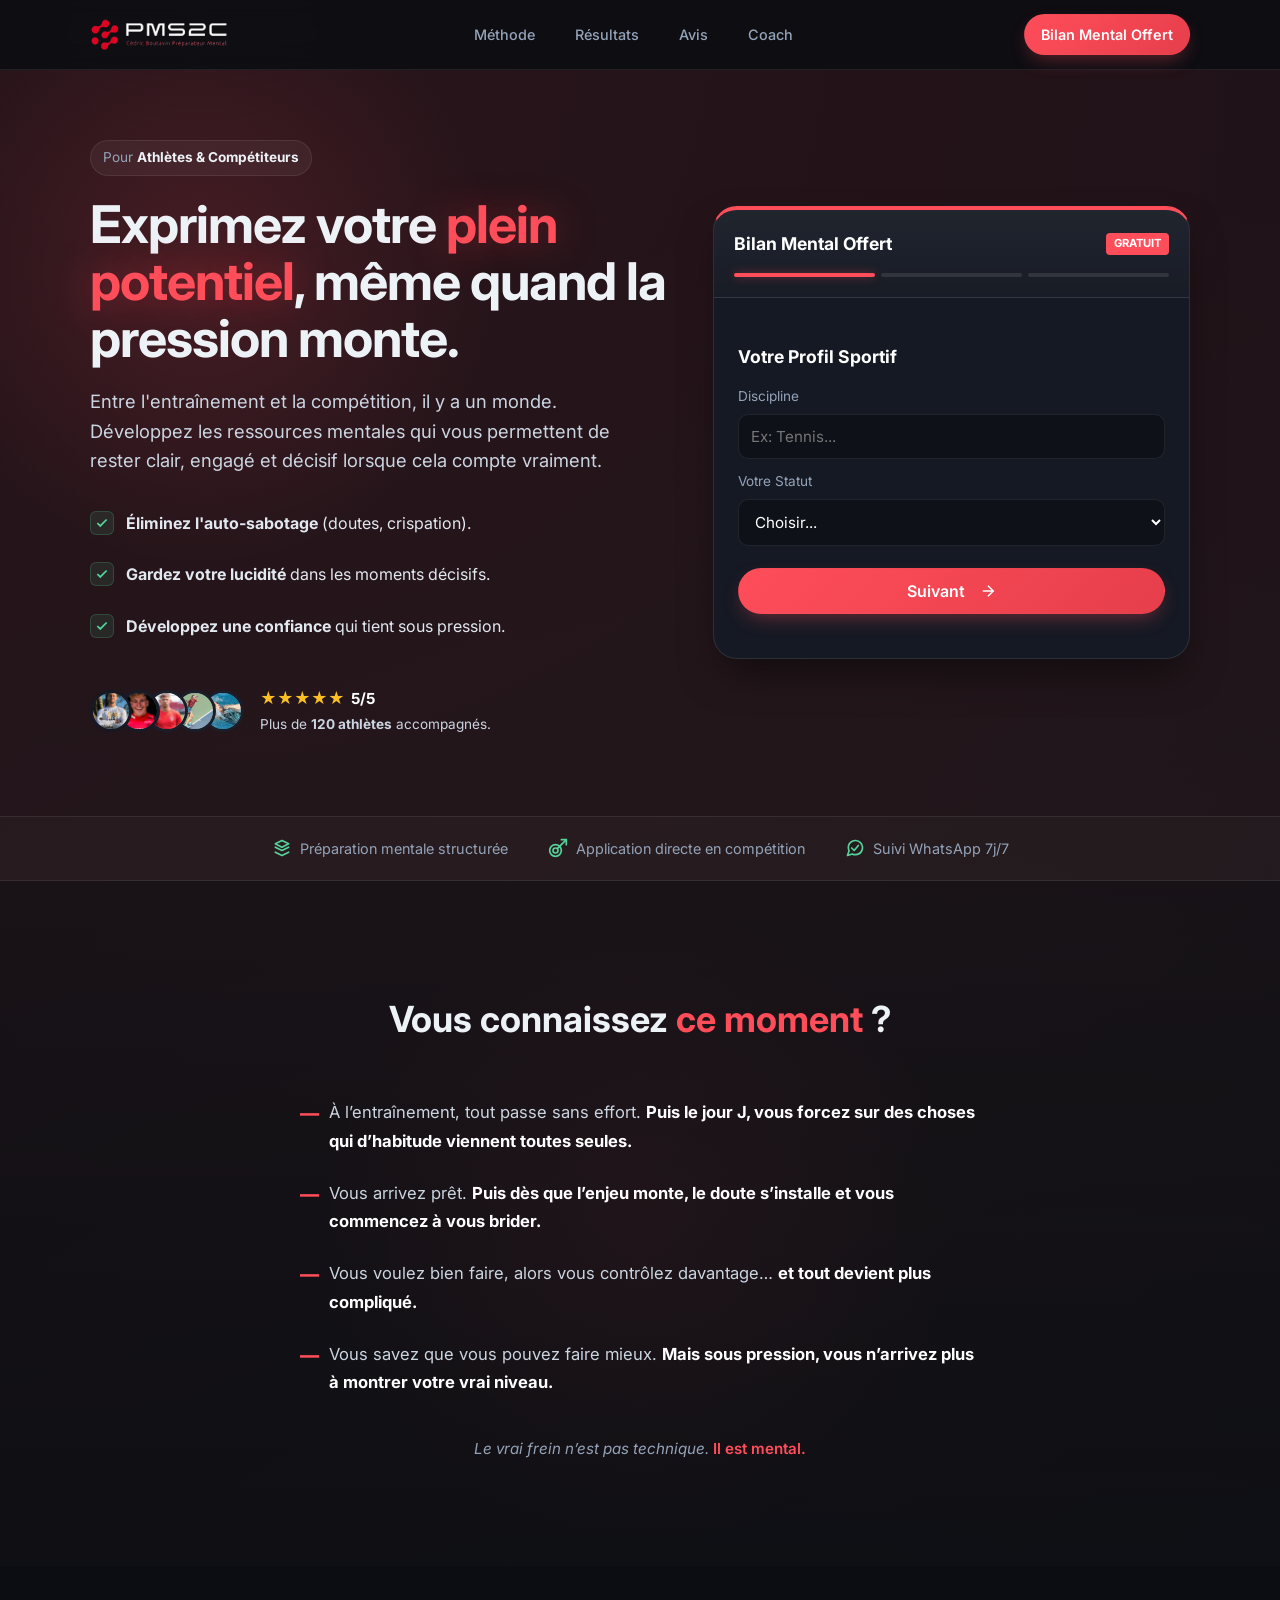
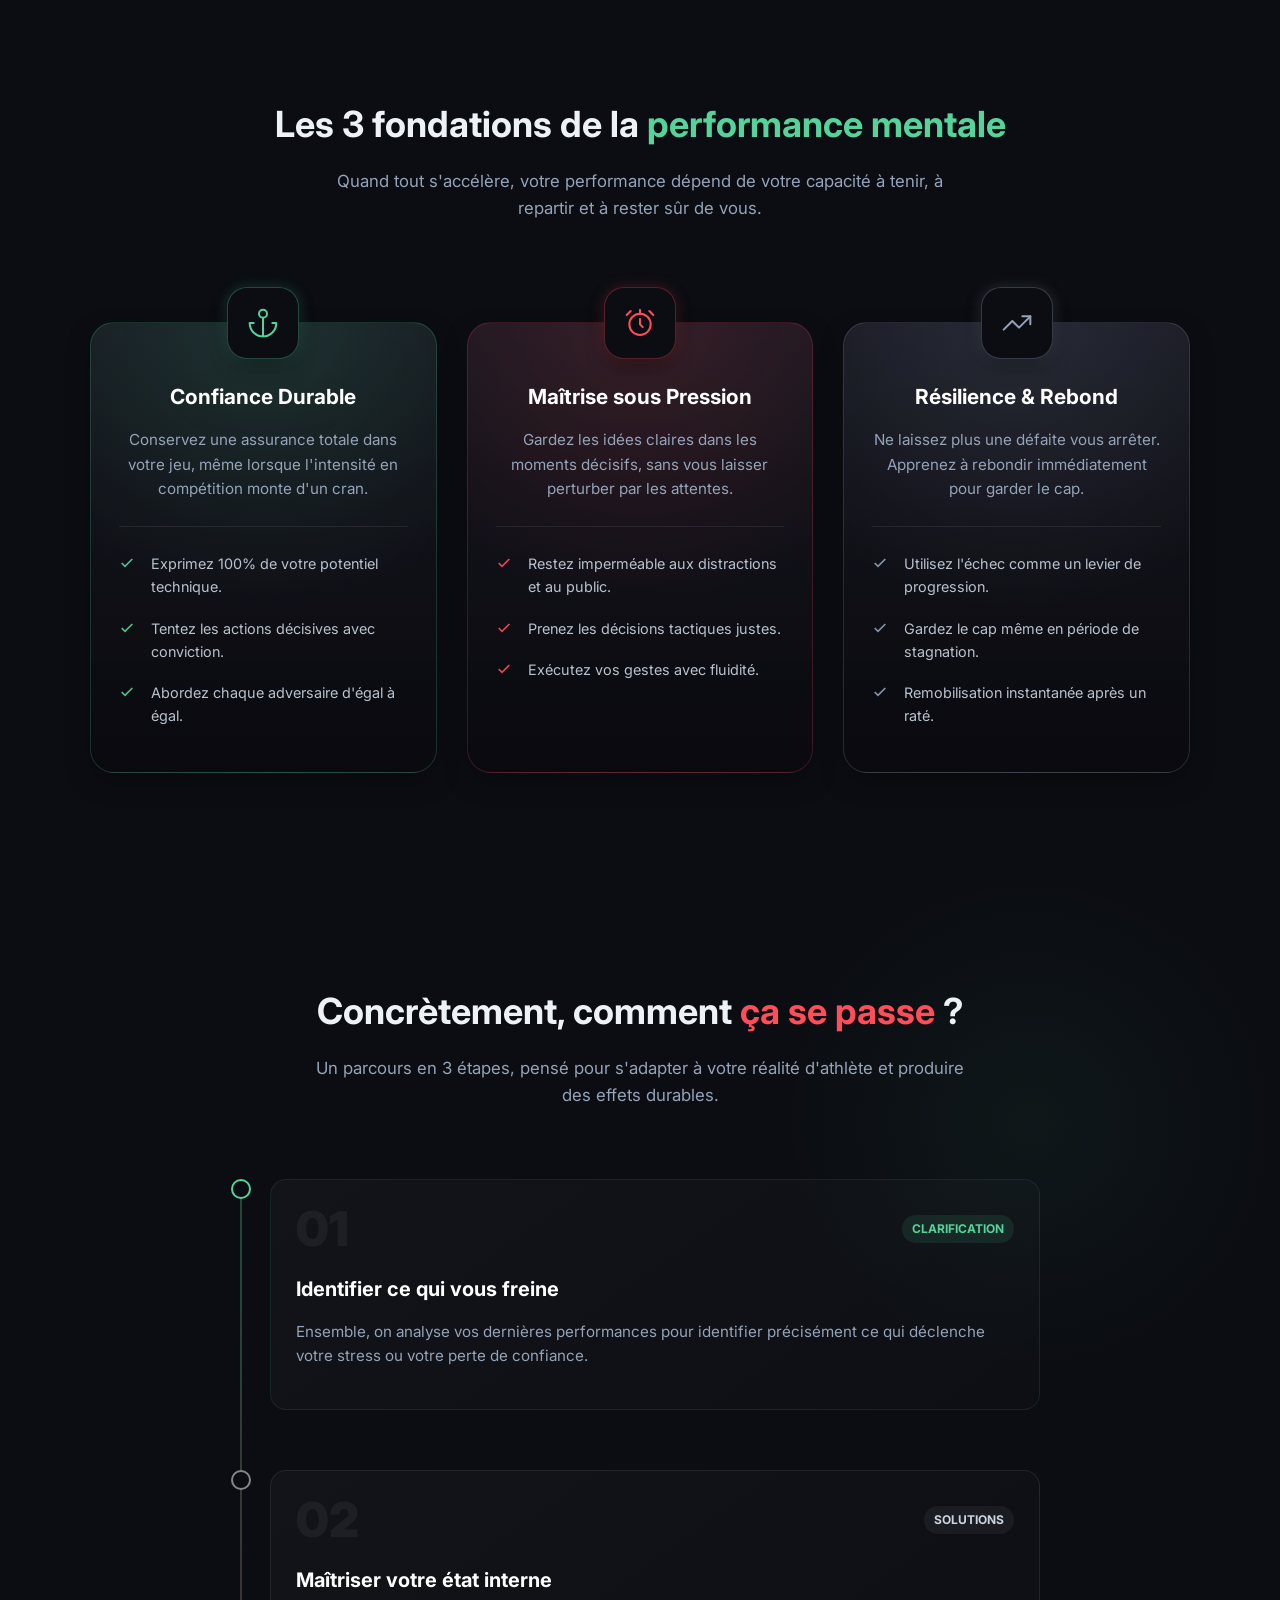
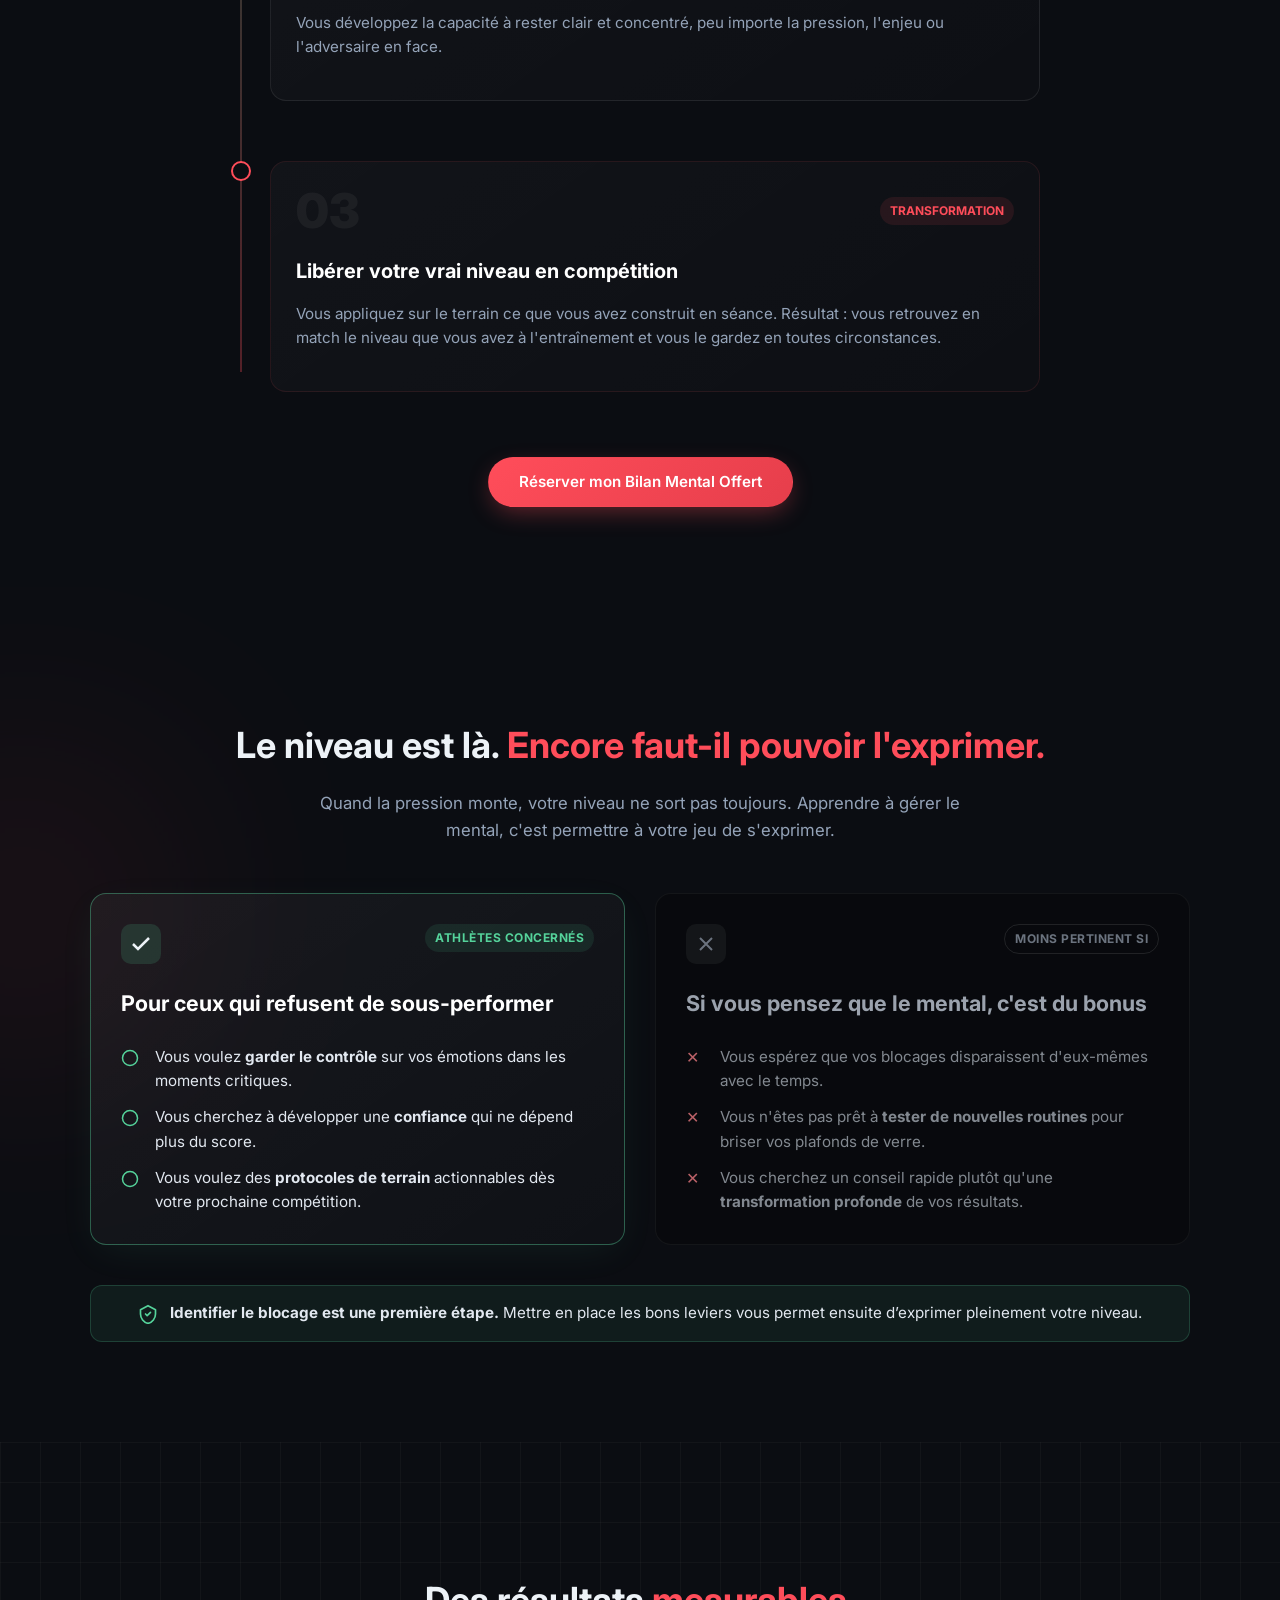
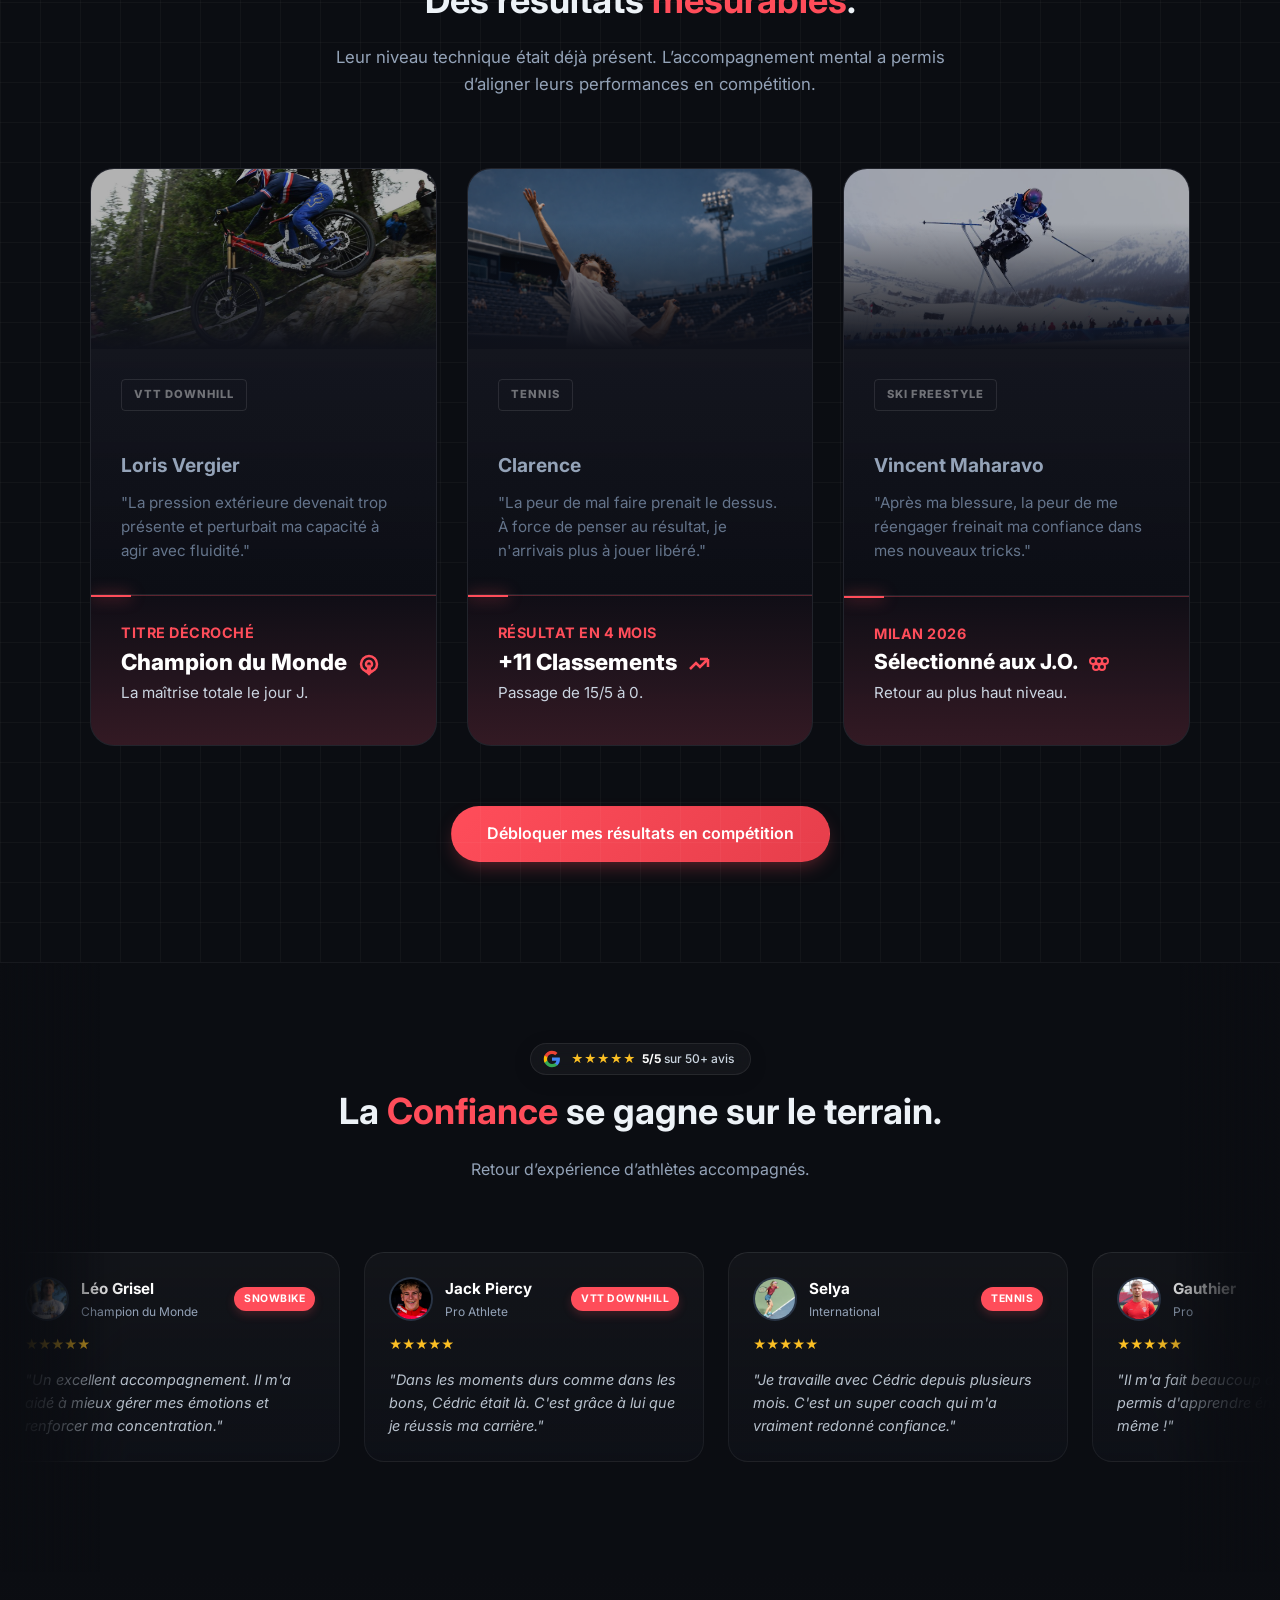
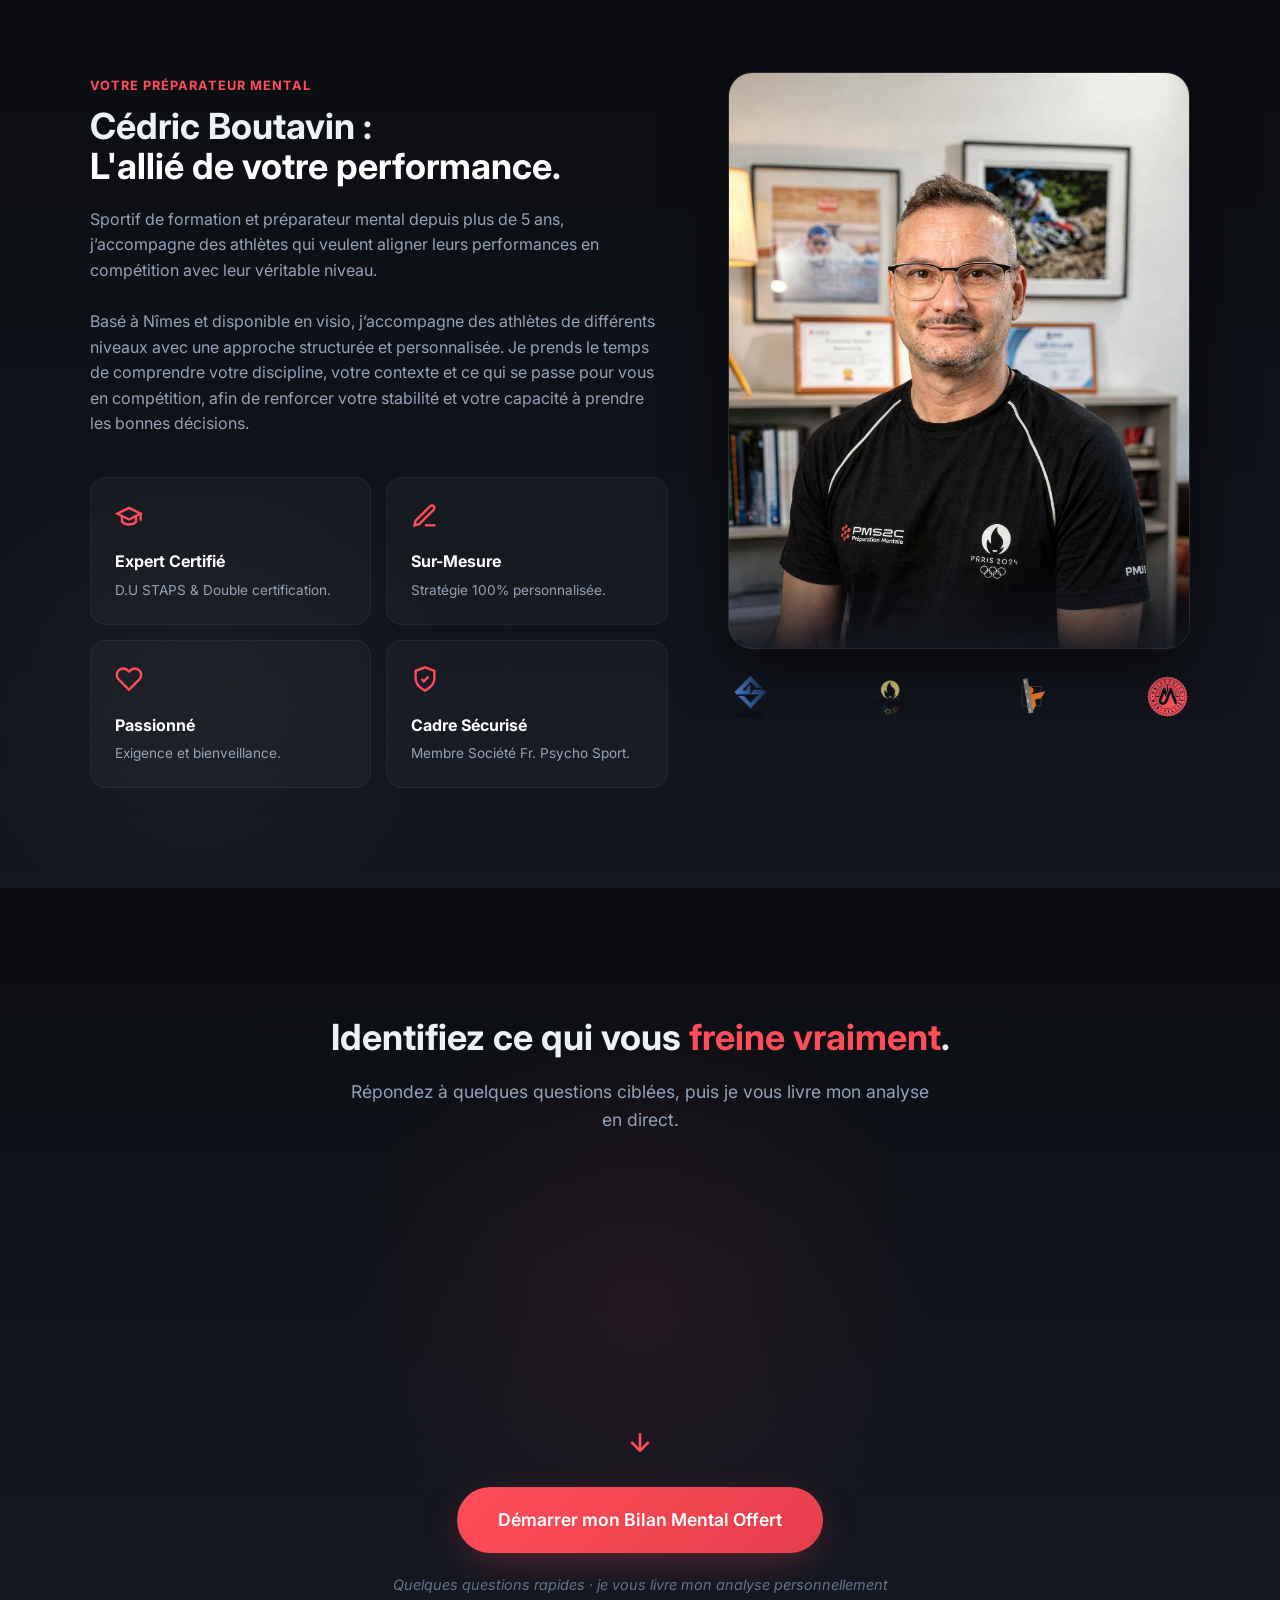
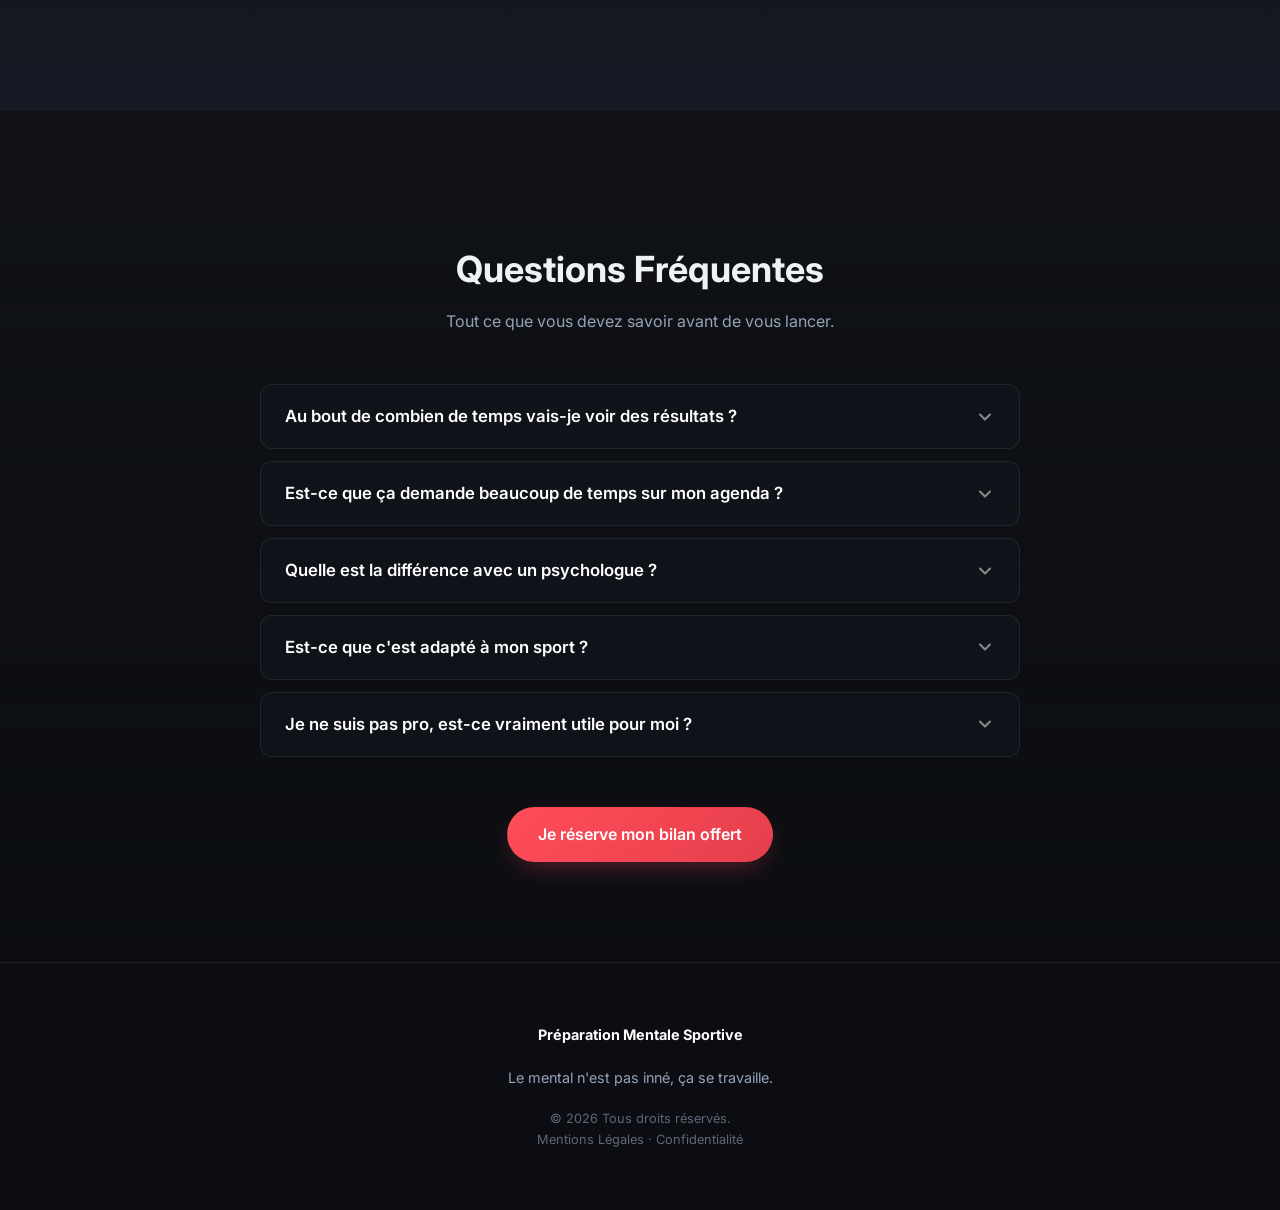
<file: athletes/index.html>
<!DOCTYPE html>
<html lang="fr" class="scroll-smooth">

<head>
  <!-- Google Tag Manager -->
  <script>(function (w, d, s, l, i) {
      w[l] = w[l] || []; w[l].push({
        'gtm.start':
          new Date().getTime(), event: 'gtm.js'
      }); var f = d.getElementsByTagName(s)[0],
        j = d.createElement(s), dl = l != 'dataLayer' ? '&l=' + l : ''; j.async = true; j.src =
          'https://www.googletagmanager.com/gtm.js?id=' + i + dl; f.parentNode.insertBefore(j, f);
    })(window, document, 'script', 'dataLayer', 'GTM-N8B9CN6M');</script>
  <!-- End Google Tag Manager -->
  <meta charset="utf-8" />
  <meta name="viewport" content="width=device-width, initial-scale=1" />
  <title>Préparation Mentale Sportive — Libérez votre potentiel</title>
  <meta name="description"
    content="Coaching mental pour compétiteurs : gérez le stress, boostez votre confiance et performez quand ça compte. Bilan offert." />

  <meta property="og:type" content="website" />
  <meta property="og:title" content="Préparation Mentale — Performez quand ça compte" />
  <meta property="og:description"
    content="Arrêtez de perdre vos moyens en compétition. Méthode concrète pour sportifs ambitieux." />
  <meta name="theme-color" content="#0b0d12" />
  <link rel="icon" type="image/png" href="../assets/images/favicon.png" />
  <link rel="preconnect" href="https://fonts.googleapis.com">
  <link rel="preconnect" href="https://fonts.gstatic.com" crossorigin>
  <link href="https://fonts.googleapis.com/css2?family=Inter:wght@400;500;600;700;800&display=swap" rel="stylesheet">

  <style>
    :root {
      /* ... autres variables ... */

      /* Palette */
      --bg: #0b0d12;
      --panel: #13161f;
      --panel-border: rgba(255, 255, 255, 0.08);
      --text-main: #edf2f7;
      --text-muted: #94a3b8;

      /* Brand Colors */
      --brand: #ff4d5a;
      /* Rouge dynamique */
      --brand-glow: rgba(255, 77, 90, 0.4);
      --accent: #55d39b;
      /* Vert validation/succès */

      /* Spacing & Sizes */
      --max-w: 1140px;
      --radius-sm: 8px;
      --radius-md: 16px;
      --radius-lg: 24px;
      --header-h: 70px;

      /* Typography clamp */
      --h1: clamp(32px, 5vw, 52px);
      --h2: clamp(28px, 4.5vw, 36px);
      --body: clamp(15px, 1.1vw, 17px);
    }

    /* --- RESET & BASE --- */
    *,
    *::before,
    *::after {
      box-sizing: border-box;
    }

    body {
      margin: 0;
      font-family: "Inter", system-ui, -apple-system, sans-serif;
      background-color: var(--bg);
      background-image: radial-gradient(circle at 15% 0%,
          rgba(255, 77, 90, 0.12),
          transparent 40%),
        radial-gradient(circle at 85% 30%,
          rgba(85, 211, 155, 0.08),
          transparent 40%);
      color: var(--text-main);
      line-height: 1.6;
      -webkit-font-smoothing: antialiased;
    }

    a {
      text-decoration: none;
      color: inherit;
      transition: 0.2s;
    }

    button,
    input,
    select,
    textarea {
      font-family: inherit;
    }

    ul {
      padding: 0;
      margin: 0;
      list-style: none;
    }

    img {
      max-width: 100%;
      display: block;
    }

    /* --- UTILS --- */
    .wrap {
      width: 100%;
      max-width: var(--max-w);
      margin: 0 auto;
      padding: 0 20px;
    }

    .grid {
      display: grid;
      gap: 2rem;
    }

    .flex {
      display: flex;
      gap: 1rem;
      align-items: center;
    }

    .flex-col {
      flex-direction: column;
    }

    .text-center {
      text-align: center;
    }

    .text-brand {
      color: var(--brand);
    }

    .text-accent {
      color: var(--accent);
    }

    .hidden-mobile {
      display: flex;
    }

    .visible-mobile {
      display: none;
    }

    @media (max-width: 768px) {
      :root {
        --h2: 32px;
      }

      .section-title h2 {
        line-height: 1.1;
      }

      .hidden-mobile {
        display: none !important;
      }

      .visible-mobile {
        display: block !important;
      }

      .grid-2,
      .grid-3 {
        grid-template-columns: 1fr !important;
      }

      /* Trust strip mobile: infinite marquee */
      .trust-strip {
        border: none;
        padding: 15px 0;
      }

      .trust-track {
        flex-wrap: nowrap;
        gap: 24px;
        justify-content: flex-start;
        animation: marquee-scroll 18s linear infinite;
        width: max-content;
      }

      /* Show duplicate items on mobile for seamless loop */
      .trust-item:nth-child(n+4) {
        display: flex !important;
      }

      .trust-item {
        flex-shrink: 0;
        background: rgba(255, 255, 255, 0.05);
        border: 1px solid rgba(255, 255, 255, 0.08);
        border-radius: 99px;
        padding: 8px 16px;
        font-size: 0.8rem;
        white-space: nowrap;
      }
    }

    /* --- COMPONENTS --- */

    /* Buttons */
    .btn {
      display: inline-flex;
      align-items: center;
      justify-content: center;
      gap: 0.5rem;
      padding: 12px 24px;
      border-radius: 99px;
      font-weight: 600;
      font-size: 1rem;
      cursor: pointer;
      border: 1px solid transparent;
      transition: all 0.2s ease;
    }

    .btn-primary {
      background: linear-gradient(135deg, var(--brand), #e63e4b);
      color: white;
      box-shadow: 0 8px 20px -6px var(--brand-glow);
    }

    .btn-primary:hover {
      box-shadow: 0 12px 24px -6px var(--brand-glow);
    }

    @media (min-width: 901px) {
      .btn-primary:hover {
        transform: translateY(-2px);
      }
    }

    .btn-secondary {
      background: rgba(255, 255, 255, 0.05);
      border-color: var(--panel-border);
      color: var(--text-main);
    }

    .btn-secondary:hover {
      background: rgba(255, 255, 255, 0.1);
    }

    .btn-full {
      width: 100%;
    }

    /* Cards */
    .card {
      background: var(--panel);
      border: 1px solid var(--panel-border);
      border-radius: var(--radius-md);
      padding: 24px;
    }

    /* Section Spacing */
    section {
      padding: 80px 0;
    }

    /* --- HEADER --- */
    .header {
      position: sticky;
      top: 0;
      z-index: 50;
      height: var(--header-h);
      background: rgba(11, 13, 18, 0.85);
      backdrop-filter: blur(12px);
      border-bottom: 1px solid var(--panel-border);
      display: flex;
      align-items: center;
    }

    .header-inner {
      justify-content: space-between;
      width: 100%;
    }

    .logo {
      font-weight: 800;
      font-size: 1.1rem;
      letter-spacing: -0.5px;
      display: flex;
      align-items: center;
      gap: 8px;
    }

    .logo-dot {
      width: 10px;
      height: 10px;
      background: var(--brand);
      border-radius: 50%;
      box-shadow: 0 0 10px var(--brand);
    }

    .nav-link {
      color: var(--text-muted);
      font-size: 0.9rem;
      font-weight: 500;
    }

    .nav-link:hover {
      color: var(--text-main);
    }

    /* Micro-header mobile : logo seul, centré, compact */
    @media (max-width: 900px) {
      .header {
        position: relative;
        height: 50px;
        justify-content: center;
        background: transparent;
        backdrop-filter: none;
        border-bottom: none;
      }

      .header .header-inner {
        justify-content: center;
      }

      .header .header-inner nav,
      .header .header-inner .btn {
        display: none;
      }

      .header .header-inner a:first-child img {
        height: 34px;
        margin: 0;
      }
    }

    /* --- HERO --- */
    .hero {
      padding: 60px 0 80px;
      position: relative;
    }



    .hero-grid {
      display: grid;
      grid-template-columns: 1.1fr 0.9fr;
      gap: 40px;
      align-items: center;
    }

    /* Hero Left */
    .tagline {
      display: inline-block;
      padding: 6px 12px;
      background: rgba(255, 255, 255, 0.05);
      border: 1px solid var(--panel-border);
      border-radius: 99px;
      font-size: 0.85rem;
      color: var(--text-muted);
      margin-bottom: 20px;
    }

    .tagline b {
      color: var(--text-main);
    }

    h1 {
      font-size: var(--h1);
      line-height: 1.1;
      margin: 0 0 20px;
      letter-spacing: -1px;
    }

    .hero p {
      font-size: 1.125rem;
      color: var(--text-muted);
      margin-bottom: 30px;
      max-width: 500px;
    }

    .check-list li {
      display: flex;
      gap: 12px;
      margin-bottom: 12px;
      align-items: flex-start;
    }

    .icon-box {
      width: 24px;
      height: 24px;
      background: rgba(85, 211, 155, 0.15);
      color: var(--accent);
      border-radius: 6px;
      display: flex;
      align-items: center;
      justify-content: center;
      flex-shrink: 0;
    }

    .icon-box svg {
      width: 14px;
      height: 14px;
      stroke-width: 3;
    }

    /* Hero Form (The Money Maker) */
    .hero-form-card {
      background: #151923;
      border: 1px solid rgba(255, 255, 255, 0.1);
      border-radius: var(--radius-lg);
      overflow: hidden;
      box-shadow: 0 20px 40px -10px rgba(0, 0, 0, 0.5);
    }

    .form-header {
      background: rgba(255, 255, 255, 0.03);
      padding: 20px;
      border-bottom: 1px solid var(--panel-border);
      display: flex;
      gap: 15px;
      align-items: center;
    }

    .coach-avatar {
      width: 48px;
      height: 48px;
      background: linear-gradient(to bottom right, #333, #111);
      border-radius: 12px;
      display: grid;
      place-items: center;
      font-size: 10px;
      text-align: center;
      color: #777;
      border: 1px solid var(--panel-border);
    }

    .form-body {
      padding: 24px;
    }

    .input-group {
      margin-bottom: 12px;
    }

    .input-row {
      display: grid;
      grid-template-columns: 1fr 1fr;
      gap: 12px;
    }

    label {
      font-size: 0.85rem;
      color: var(--text-muted);
      margin-bottom: 6px;
      display: block;
    }

    input,
    select,
    textarea {
      width: 100%;
      background: rgba(0, 0, 0, 0.3);
      border: 1px solid var(--panel-border);
      border-radius: 10px;
      padding: 12px;
      color: white;
      font-size: 0.95rem;
      transition: 0.2s;
    }

    input:focus,
    select:focus,
    textarea:focus {
      outline: none;
      border-color: var(--brand);
      background: rgba(0, 0, 0, 0.5);
      box-shadow: 0 0 0 3px rgba(255, 77, 90, 0.1);
    }

    /* --- TRUST STRIP --- */
    .trust-strip {
      border-top: 1px solid var(--panel-border);
      border-bottom: 1px solid var(--panel-border);
      padding: 20px 0;
      background: rgba(255, 255, 255, 0.02);
      overflow: hidden;
    }

    .trust-grid {
      color: var(--text-muted);
      font-size: 0.9rem;
    }

    .trust-track {
      display: flex;
      flex-wrap: wrap;
      justify-content: center;
      gap: 20px 40px;
    }

    /* Hide duplicate items on desktop */
    .trust-item:nth-child(n+4) {
      display: none;
    }

    .trust-item {
      display: flex;
      gap: 8px;
      align-items: center;
    }

    @keyframes marquee-scroll {
      0% { transform: translateX(0); }
      100% { transform: translateX(-50%); }
    }

    /* --- FEATURES / FOR WHO --- */
    .section-title {
      margin-bottom: 40px;
    }

    .section-title h2 {
      font-size: var(--h2);
      margin-bottom: 10px;
    }

    .section-title p {
      color: var(--text-muted);
      max-width: 600px;
    }

    .grid-2 {
      display: grid;
      grid-template-columns: 1fr 1fr;
      gap: 30px;
    }

    .grid-3 {
      display: grid;
      grid-template-columns: 1fr 1fr 1fr;
      gap: 30px;
    }

    .feature-box {
      padding: 30px;
      background: rgba(255, 255, 255, 0.03);
      border: 1px solid var(--panel-border);
      border-radius: var(--radius-md);
      transition: 0.3s;
    }

    .feature-box:hover {
      background: rgba(255, 255, 255, 0.05);
    }

    @media (min-width: 901px) {
      .feature-box:hover {
        transform: translateY(-3px);
      }
    }

    .feature-icon {
      width: 40px;
      height: 40px;
      margin-bottom: 16px;
      display: grid;
      place-items: center;
      background: rgba(255, 255, 255, 0.05);
      border-radius: 10px;
      color: var(--text-main);
    }

    .feature-box h3 {
      margin: 0 0 8px;
      font-size: 1.2rem;
    }

    .feature-box p {
      color: var(--text-muted);
      font-size: 0.95rem;
      margin: 0;
    }

    /* --- TESTIMONIALS --- */
    .quote-card {
      position: relative;
      background: linear-gradient(180deg,
          rgba(255, 255, 255, 0.05),
          rgba(255, 255, 255, 0.02));
    }

    .quote-text {
      font-size: 1.05rem;
      font-style: italic;
      color: #e2e8f0;
      margin-bottom: 15px;
    }

    .quote-author {
      display: flex;
      gap: 10px;
      align-items: center;
      font-size: 0.85rem;
      color: var(--text-muted);
    }

    .quote-badge {
      background: rgba(255, 255, 255, 0.1);
      padding: 2px 8px;
      border-radius: 4px;
      font-size: 0.75rem;
    }

    /* --- FAQ --- */
    details {
      background: rgba(255, 255, 255, 0.02);
      border: 1px solid var(--panel-border);
      border-radius: var(--radius-sm);
      margin-bottom: 10px;
      overflow: hidden;
    }

    summary {
      padding: 16px 20px;
      cursor: pointer;
      font-weight: 600;
      display: flex;
      justify-content: space-between;
      align-items: center;
      list-style: none;
    }

    summary::-webkit-details-marker {
      display: none;
    }

    summary:hover {
      background: rgba(255, 255, 255, 0.04);
    }

    details[open] summary {
      border-bottom: 1px solid var(--panel-border);
      color: var(--brand);
    }

    details p {
      padding: 20px;
      margin: 0;
      color: var(--text-muted);
      font-size: 0.95rem;
    }

    .chev {
      transition: 0.2s;
    }

    details[open] .chev {
      transform: rotate(180deg);
    }

    /* --- STICKY MOBILE BAR (Redesign Clean & Balanced) --- */
    .sticky-bar {
      position: fixed;
      bottom: 16px;
      left: 50%;
      transform: translateX(-50%);
      width: calc(100% - 32px);
      /* Marges latérales */
      max-width: 420px;
      background: rgba(19, 22, 31, 0.95);
      /* Fond sombre profond */
      backdrop-filter: blur(16px);
      border: 1px solid rgba(255, 255, 255, 0.1);
      /* Bordure subtile */
      padding: 6px 6px 6px 20px;
      /* Padding asymétrique pour équilibrer */
      border-radius: 99px;
      z-index: 100;
      display: flex;
      justify-content: space-between;
      align-items: center;
      box-shadow: 0 15px 40px -10px rgba(0, 0, 0, 0.7);
      transition: transform 0.4s cubic-bezier(0.2, 0.8, 0.2, 1),
        opacity 0.4s ease;
    }

    .sticky-bar.hidden {
      transform: translate(-50%, 150%);
      opacity: 0;
      pointer-events: none;
    }

    .sticky-info {
      display: flex;
      flex-direction: column;
      line-height: 1.2;
      gap: 3px;
    }

    .sticky-info b {
      font-size: 0.9rem;
      color: white;
      font-weight: 700;
    }

    .sticky-info span {
      font-size: 0.75rem;
      color: #94a3b8;
    }

    /* Nouveau style bouton sticky pour équilibrer */
    .sticky-btn {
      background: var(--brand);
      color: white;
      font-weight: 700;
      font-size: 0.9rem;
      padding: 10px 24px;
      /* Plus de padding horizontal = bouton plus large */
      border-radius: 99px;
      text-decoration: none;
      box-shadow: 0 4px 15px rgba(255, 77, 90, 0.4);
      transition: transform 0.2s;
    }

    .sticky-btn:active {
      transform: scale(0.95);
    }



    @media (min-width: 769px) {
      .sticky-bar {
        display: none;
      }

      /* Hide on desktop, sticky header is enough */
    }

    /* --- FOOTER --- */
    footer {
      padding: 60px 0;
      border-top: 1px solid var(--panel-border);
      text-align: center;
      color: var(--text-muted);
      font-size: 0.9rem;
    }
  </style>

  <!-- Structured Data JSON-LD (SEO / AEO Optimization) -->
  <script type="application/ld+json">
  {
    "@context": "https://schema.org",
    "@graph": [
      {
        "@type": "LocalBusiness",
        "@id": "https://www.pms2c.com/#business",
        "name": "PMS2C — Préparation Mentale Sportive",
        "description": "Coaching mental pour compétiteurs : gestion du stress, confiance en soi et performance en compétition. Plus de 120 athlètes accompagnés.",
        "url": "https://www.pms2c.com",
        "image": "https://www.pms2c.com/assets/images/logo-pms2c-bg.png",
        "founder": {
          "@type": "Person",
          "name": "Cédric Boutavin",
          "jobTitle": "Préparateur Mental Certifié",
          "description": "Sportif passionné et préparateur mental certifié, Cédric accompagne depuis plus de 5 ans les athlètes qui refusent la stagnation. Titulaire d'un D.U. STAPS et d'une double certification, membre de la Société Française de Psychologie du Sport.",
          "image": "https://www.pms2c.com/assets/images/Cedric-coach-pms2c.jpeg"
        },
        "address": {
          "@type": "PostalAddress",
          "addressLocality": "Nîmes",
          "addressCountry": "FR"
        },
        "areaServed": [
          {
            "@type": "Place",
            "name": "Nîmes et ses alentours",
            "description": "Accompagnement en présentiel"
          },
          {
            "@type": "Country",
            "name": "France",
            "description": "Accompagnement en visio dans toute la France"
          }
        ],
        "priceRange": "€€",
        "aggregateRating": {
          "@type": "AggregateRating",
          "ratingValue": "5",
          "bestRating": "5",
          "ratingCount": "50",
          "reviewCount": "50"
        },
        "hasOfferCatalog": {
          "@type": "OfferCatalog",
          "name": "Services de Préparation Mentale Sportive",
          "itemListElement": [
            {
              "@type": "Offer",
              "itemOffered": {
                "@type": "Service",
                "@id": "https://www.pms2c.com/#service-bilan",
                "name": "Bilan Mental de Performance Offert",
                "description": "Analyse gratuite de votre profil sportif et mental. Identifiez les blocages invisibles qui sabotent vos performances en compétition, clarifiez vos objectifs et repartez avec une idée claire des prochaines étapes pour progresser. Moins de 2 minutes, 100% gratuit et confidentiel.",
                "provider": { "@id": "https://www.pms2c.com/#business" },
                "offers": {
                  "@type": "Offer",
                  "price": "0",
                  "priceCurrency": "EUR",
                  "availability": "https://schema.org/InStock"
                }
              }
            },
            {
              "@type": "Offer",
              "itemOffered": {
                "@type": "Service",
                "@id": "https://www.pms2c.com/#service-coaching",
                "name": "Coaching en Préparation Mentale Sportive",
                "description": "Accompagnement personnalisé pour athlètes et compétiteurs visant à développer la confiance durable, la maîtrise sous pression et la résilience. Méthode en 3 étapes : clarification des freins, maîtrise de l'état interne, et libération du vrai niveau en compétition. Applicable à toutes les disciplines sportives.",
                "provider": { "@id": "https://www.pms2c.com/#business" },
                "serviceType": "Préparation Mentale Sportive",
                "areaServed": "Nîmes et alentours (présentiel), France entière (visio)"
              }
            }
          ]
        }
      },
      {
        "@type": "FAQPage",
        "@id": "https://www.pms2c.com/#faq",
        "mainEntity": [
          {
            "@type": "Question",
            "name": "Au bout de combien de temps vais-je voir des résultats ?",
            "acceptedAnswer": {
              "@type": "Answer",
              "text": "Souvent, le simple fait de comprendre votre mécanisme de blocage crée un déclic immédiat. Ensuite, comme pour le physique, c'est la régularité qui paie : en quelques semaines, ce qui vous demandait un effort deviendra une seconde nature."
            }
          },
          {
            "@type": "Question",
            "name": "Est-ce que ça demande beaucoup de temps sur mon agenda ?",
            "acceptedAnswer": {
              "@type": "Answer",
              "text": "Non, le but n'est pas d'en faire plus, mais de faire mieux. 90% des outils s'appliquent directement PENDANT vos entraînements actuels. Le reste (visualisation, routine) s'intègre facilement dans vos temps morts (transports, avant de dormir). C'est de l'optimisation, pas une surcharge."
            }
          },
          {
            "@type": "Question",
            "name": "Quelle est la différence avec un psychologue ?",
            "acceptedAnswer": {
              "@type": "Answer",
              "text": "L'approche est totalement différente. On ne cherche pas à analyser votre enfance ou à « soigner » quelque chose, mais à optimiser votre performance future. C'est un entraînement technique pour votre cerveau : concret, orienté terrain et mesurable avec des objectifs sportifs précis."
            }
          },
          {
            "@type": "Question",
            "name": "Est-ce que c'est adapté à mon sport ?",
            "acceptedAnswer": {
              "@type": "Answer",
              "text": "Oui, car on travaille sur l'athlète avant de travailler sur le sport. La méthode est 100% flexible : nous partons des exigences de votre discipline (besoin de précision, d'explosivité ou d'endurance) pour construire des routines qui collent parfaitement à votre réalité."
            }
          },
          {
            "@type": "Question",
            "name": "Je ne suis pas pro, est-ce vraiment utile pour moi ?",
            "acceptedAnswer": {
              "@type": "Answer",
              "text": "Le stress d'une balle de match ou d'un penalty est le même, que ce soit en finale de Grand Chelem ou lors d'un championnat amateur. Si vous avez de l'ambition, que vous détestez perdre et que vous avez l'envie de progresser, vous êtes au bon endroit."
            }
          }
        ]
      },
      {
        "@type": "WebPage",
        "@id": "https://www.pms2c.com/#webpage",
        "name": "Préparation Mentale Sportive — Libérez votre potentiel",
        "description": "Coaching mental pour compétiteurs : gérez le stress, boostez votre confiance et performez quand ça compte. Bilan offert.",
        "url": "https://www.pms2c.com",
        "inLanguage": "fr-FR",
        "isPartOf": { "@id": "https://www.pms2c.com/#business" },
        "about": { "@id": "https://www.pms2c.com/#service-coaching" },
        "mainEntity": { "@id": "https://www.pms2c.com/#faq" }
      }
    ]
  }
  </script>
</head>

<body>
  <!-- Google Tag Manager (noscript) -->
  <noscript><iframe src="https://www.googletagmanager.com/ns.html?id=GTM-N8B9CN6M" height="0" width="0"
      style="display:none;visibility:hidden"></iframe></noscript>
  <!-- End Google Tag Manager (noscript) -->
  <!-- HEADER (Avec Logo Image) -->
  <header class="header">
    <div class="wrap flex header-inner">

      <!-- LOGO IMAGE (Remplacer le src par votre fichier) -->
      <a href="#" style="display: block; text-decoration: none;">
        <!-- Logo -->
        <img src="../assets/images/logo-pms2c-bg.png" alt="Logo Préparation Mentale"
          style="height: 42px; width: auto; display: block; margin-left: -8px; margin-top: 8px; margin-bottom: 8px;">
      </a>

      <nav class="flex hidden-mobile" style="gap: 2.5rem;">
        <a href="#methode" class="nav-link">Méthode</a>
        <a href="#preuves" class="nav-link">Résultats</a>
        <a href="#temoignages" class="nav-link">Avis</a>
        <a href="#about" class="nav-link">Coach</a>
      </nav>

      <a href="#contact" class="btn btn-primary" style="padding: 8px 16px; font-size: 0.9rem;">
        Bilan Mental Offert
      </a>
    </div>
  </header>

  <!-- HERO SECTION (Multi-Step Form - 5 Avatars & Images Ready) -->
  <section class="hero" style="padding: 60px 0 80px; position: relative; overflow: hidden">
    <!-- Background FX -->
    <div style="
          position: absolute;
          top: -100px;
          left: -100px;
          width: 600px;
          height: 600px;
          background: radial-gradient(
            circle,
            rgba(255, 77, 90, 0.15) 0%,
            transparent 70%
          );
          pointer-events: none;
          z-index: 0;
        "></div>

    <!-- Styles spécifiques au Multi-Step & Responsive -->
    <style>
      /* --- ANIMATIONS & FORM --- */
      .form-step {
        display: none;
      }

      .form-step.active {
        display: block;
        animation: slideUp 0.4s cubic-bezier(0.2, 0.8, 0.2, 1);
      }

      @keyframes slideUp {
        from {
          opacity: 0;
          transform: translateY(10px);
        }

        to {
          opacity: 1;
          transform: translateY(0);
        }
      }

      /* Barre de progression */
      .progress-track {
        display: flex;
        gap: 6px;
        margin-top: 15px;
      }

      .progress-bar {
        height: 4px;
        flex: 1;
        border-radius: 2px;
        background: rgba(255, 255, 255, 0.1);
        transition: background 0.3s ease;
      }

      .progress-bar.active {
        background: var(--brand);
        box-shadow: 0 0 10px var(--brand-glow);
      }

      .progress-bar.filled {
        background: var(--brand);
        opacity: 0.5;
      }

      /* Boutons de navigation */
      .nav-buttons {
        display: flex;
        gap: 10px;
        margin-top: 15px;
      }

      .btn-back {
        background: transparent;
        border: 1px solid rgba(255, 255, 255, 0.1);
        color: var(--text-muted);
        padding: 12px;
        border-radius: 10px;
        cursor: pointer;
        transition: 0.2s;
        font-weight: 600;
        width: 40%;
        font-size: 0.9rem;
      }

      .btn-back:hover {
        background: rgba(255, 255, 255, 0.05);
        color: white;
      }

      /* Input focus */
      .form-step input:focus,
      .form-step select:focus {
        border-color: var(--brand);
        box-shadow: 0 0 0 1px var(--brand-glow);
      }

      /* Social proof avatar hover effect (desktop only) */
      .social-avatar {
        transition: transform 0.2s ease;
        cursor: pointer;
      }

      @media (min-width: 769px) {
        .social-avatar:hover {
          transform: scale(1.15);
        }
      }

      /* --- RESPONSIVE FIXES (CRITICAL) --- */
      /* Sur Mobile/Tablette (< 960px) : On passe tout en une seule colonne */
      @media (max-width: 960px) {
        .hero-grid {
          grid-template-columns: 1fr !important;
          /* Force l'empilement */
          gap: 50px;
        }

        .hero-form-card {
          width: 100%;
          max-width: 500px;
          /* Limite la largeur pour que ça reste beau */
          margin: 0 auto;
          /* Centre le formulaire */
        }

        /* On centre le texte sur mobile pour l'impact */
        .hero-text-mobile-center {
          text-align: center;
        }

        .hero-text-mobile-center .tagline,
        .hero-text-mobile-center .check-list,
        .hero-text-mobile-center .social-proof-mobile {
          margin-left: auto;
          margin-right: auto;
          justify-content: center;
          text-align: left;
          /* Garde les listes alignées à gauche quand même pour la lisibilité */
        }

        .hero-text-mobile-center .check-list {
          max-width: 400px;
          /* Évite que la liste soit trop large */
        }
      }

      /* Sur petit mobile (< 600px) : On empile les champs côte à côte */
      @media (max-width: 600px) {
        .input-row {
          grid-template-columns: 1fr !important;
          /* 1 seule colonne pour les inputs */
          gap: 10px;
        }

        .form-body {
          padding: 20px !important;
          min-height: auto !important;
          /* Hauteur auto pour éviter les blancs */
        }

        /* Boutons plus larges pour le pouce */
        .nav-buttons {
          flex-direction: column-reverse;
          /* Retour en bas */
        }

        .btn-back {
          width: 100%;
          margin-top: 10px;
        }

        .btn-primary {
          width: 100%;
        }

        /* Ajustement titre */
        h1 {
          font-size: 2.2rem !important;
        }
      }

      /* --- HERO ENTRANCE ANIMATIONS --- */
      @keyframes heroFadeUp {
        from {
          opacity: 0;
          transform: translateY(25px);
        }

        to {
          opacity: 1;
          transform: translateY(0);
        }
      }

      @keyframes heroFadeIn {
        from {
          opacity: 0;
          transform: translateX(20px);
        }

        to {
          opacity: 1;
          transform: translateX(0);
        }
      }

      .hero-text-mobile-center {
        opacity: 0;
        animation: heroFadeUp 0.7s cubic-bezier(0.16, 1, 0.3, 1) 0.1s forwards;
      }

      .hero-text-mobile-center .social-proof-mobile {
        opacity: 0;
        animation: heroFadeUp 0.6s cubic-bezier(0.16, 1, 0.3, 1) 0.5s forwards;
      }

      .hero-form-card {
        opacity: 0;
        animation: heroFadeIn 0.8s cubic-bezier(0.16, 1, 0.3, 1) 0.4s forwards;
      }

      @media (max-width: 768px) {
        .hero-form-card {
          animation: heroFadeUp 0.7s cubic-bezier(0.16, 1, 0.3, 1) 0.3s forwards;
        }
      }

      /* --- SCROLL REVEAL ANIMATIONS --- */
      .mobile-reveal {
        opacity: 0;
        transform: translateY(20px);
        transition: opacity 0.7s cubic-bezier(0.16, 1, 0.3, 1), transform 0.7s cubic-bezier(0.16, 1, 0.3, 1);
      }

      .mobile-reveal.is-revealed {
        opacity: 1;
        transform: translateY(0);
      }

      @media (max-width: 768px) {
        .mobile-reveal {
          transform: translateY(30px);
        }
      }

      /* --- MOBILE FORM MODAL --- */
      /* On mobile, hide the inline form card */
      @media (max-width: 960px) {
        .hero-form-card {
          display: none !important;
        }
      }

      /* Mobile CTA button in hero */
      .hero-mobile-cta {
        display: none;
      }

      @media (max-width: 960px) {
        .hero-mobile-cta {
          display: flex;
          flex-direction: column;
          align-items: center;
          gap: 14px;
          margin-top: 10px;
        }

        .hero-mobile-cta .btn {
          width: 100%;
          max-width: 380px;
          justify-content: center;
          padding: 16px 24px;
          font-size: 1.05rem;
        }

        .hero-mobile-cta .social-proof-inline {
          display: flex;
          align-items: center;
          gap: 10px;
          font-size: 0.82rem;
          color: #cbd5e1;
        }

        .hero-mobile-cta .avatars-mini {
          display: flex;
          align-items: center;
        }

        .hero-mobile-cta .avatars-mini div {
          width: 28px;
          height: 28px;
          border-radius: 50%;
          border: 2px solid rgba(19, 22, 31, 0.9);
          background: #475569;
          overflow: hidden;
          margin-left: -8px;
        }

        .hero-mobile-cta .avatars-mini div:first-child {
          margin-left: 0;
        }

        .hero-mobile-cta .avatars-mini img {
          width: 100%;
          height: 100%;
          object-fit: cover;
        }
      }

      /* Modal overlay */
      .form-modal-overlay {
        display: none;
        position: fixed;
        inset: 0;
        background: rgba(0, 0, 0, 0.75);
        backdrop-filter: blur(6px);
        z-index: 9000;
        align-items: center;
        justify-content: center;
        padding: 16px;
        opacity: 0;
        transition: opacity 0.3s ease;
      }

      .form-modal-overlay.is-open {
        display: flex;
        opacity: 1;
      }

      .form-modal-overlay.is-animating {
        opacity: 0;
      }

      .form-modal-inner {
        background: var(--panel);
        border: 1px solid var(--panel-border);
        border-top: 4px solid var(--brand);
        border-radius: 20px;
        width: 100%;
        max-width: 540px;
        max-height: 90vh;
        overflow-y: auto;
        transform: translateY(40px);
        opacity: 0;
        transition: transform 0.4s cubic-bezier(0.16, 1, 0.3, 1), opacity 0.3s ease;
        position: relative;
      }

      .form-modal-overlay.is-open .form-modal-inner {
        transform: translateY(0);
        opacity: 1;
      }

      .form-modal-overlay.is-animating .form-modal-inner {
        transform: translateY(40px);
        opacity: 0;
      }

      .form-modal-close {
        position: absolute;
        top: 14px;
        right: 14px;
        background: rgba(255, 255, 255, 0.08);
        border: none;
        color: var(--text-muted);
        width: 32px;
        height: 32px;
        border-radius: 50%;
        cursor: pointer;
        display: flex;
        align-items: center;
        justify-content: center;
        font-size: 1.2rem;
        transition: background 0.2s, color 0.2s;
        z-index: 10;
        line-height: 1;
      }

      .form-modal-close:hover {
        background: rgba(255, 255, 255, 0.15);
        color: white;
      }

      /* Handle bar */
      .form-modal-handle {
        width: 40px;
        height: 4px;
        background: rgba(255, 255, 255, 0.2);
        border-radius: 2px;
        margin: 10px auto 0;
      }
    </style>

    <div class="wrap hero-grid" style="position: relative; z-index: 1">
      <!-- Copy (Gauche) -->
      <div class="hero-text-mobile-center" style="padding-top: 10px">
        <div class="tagline">Pour <b>Athlètes & Compétiteurs</b></div>
        <h1>
          Exprimez votre
          <span class="text-brand" style="text-shadow: 0 0 40px rgba(255, 77, 90, 0.4)">plein potentiel</span>, même
          quand la pression monte.
        </h1>
        <p style="
              font-size: 1.15rem;
              color: #cbd5e1;
              max-width: 540px;
              margin-bottom: 35px;
              line-height: 1.6;
            ">
          <span class="hidden-mobile" style="display: block;">
            Entre l'entraînement et la compétition, il y a un monde.<br />
            Développez les ressources mentales qui vous permettent de rester clair, engagé et décisif lorsque cela
            compte
            vraiment.
          </span>
          <span class="visible-mobile">
            Vos capacités mentales décident de vos résultats. Développez-les.
          </span>
        </p>

        <ul class="check-list" style="margin-bottom: 35px; display: grid; gap: 14px">
          <li>
            <div class="icon-box" style="
                  background: rgba(85, 211, 155, 0.1);
                  border: 1px solid rgba(85, 211, 155, 0.2);
                  color: var(--accent);
                ">
              <svg viewBox="0 0 24 24" fill="none" stroke="currentColor">
                <polyline points="20 6 9 17 4 12"></polyline>
              </svg>
            </div>
            <span style="color: #e2e8f0"><b>Éliminez l'auto-sabotage</b> (doutes, crispation).</span>
          </li>
          <li>
            <div class="icon-box" style="
                  background: rgba(85, 211, 155, 0.1);
                  border: 1px solid rgba(85, 211, 155, 0.2);
                  color: var(--accent);
                ">
              <svg viewBox="0 0 24 24" fill="none" stroke="currentColor">
                <polyline points="20 6 9 17 4 12"></polyline>
              </svg>
            </div>
            <span style="color: #e2e8f0"><b>Gardez votre lucidité</b> dans les moments décisifs.</span>
          </li>
          <li>
            <div class="icon-box" style="
                  background: rgba(85, 211, 155, 0.1);
                  border: 1px solid rgba(85, 211, 155, 0.2);
                  color: var(--accent);
                ">
              <svg viewBox="0 0 24 24" fill="none" stroke="currentColor">
                <polyline points="20 6 9 17 4 12"></polyline>
              </svg>
            </div>
            <span style="color: #e2e8f0"><b>Développez une confiance</b> qui tient sous pression.</span>
          </li>
        </ul>

        <!-- CTA mobile (uniquement sur mobile, ouvre le formulaire en pop-up) -->
        <div class="hero-mobile-cta">
          <a href="#contact" class="btn btn-primary" style="display:inline-flex; width: 100%;">
            Réserver mon Bilan Mental Offert
            <svg width="18" height="18" fill="none" stroke="currentColor" stroke-width="2" viewBox="0 0 24 24"
              style="margin-left:6px">
              <path d="M5 12h14M12 5l7 7-7 7" />
            </svg>
          </a>
          <div class="social-proof-inline">
            <div class="avatars-mini">
              <div><img src="../assets/images/athlete1.png" alt=""></div>
              <div><img src="../assets/images/athlete2.png" alt=""></div>
              <div><img src="../assets/images/athlete3.png" alt=""></div>
              <div><img src="../assets/images/athlete4.png" alt=""></div>
              <div><img src="../assets/images/athlete5.png" alt=""></div>
            </div>
            <span><b style="color:white">+120 athlètes</b> accompagnés</span>
          </div>
        </div>

        <!-- Social Proof Hero (5 Avatars) -->
        <div class="social-proof-mobile hidden-mobile" style="
              margin-top: 10px;
              display: flex;
              align-items: center;
              gap: 16px;
            ">
          <div style="display: flex; align-items: center">
            <!-- Avatar 1 -->
            <div class="social-avatar" style="
                  width: 42px;
                  height: 42px;
                  border-radius: 50%;
                  border: 3px solid rgba(19, 22, 31, 0.9);
                  background: #334155;
                  overflow: hidden;
                  position: relative;
                  z-index: 5;
                ">
              <img src="../assets/images/athlete1.png" alt="Athlète 1"
                style="width: 100%; height: 100%; object-fit: cover" />
            </div>
            <!-- Avatar 2 -->
            <div class="social-avatar" style="
                  width: 42px;
                  height: 42px;
                  border-radius: 50%;
                  border: 3px solid rgba(19, 22, 31, 0.9);
                  background: #475569;
                  overflow: hidden;
                  margin-left: -14px;
                  position: relative;
                  z-index: 4;
                ">
              <img src="../assets/images/athlete2.png" alt="Athlète 2"
                style="width: 100%; height: 100%; object-fit: cover" />
            </div>
            <!-- Avatar 3 -->
            <div class="social-avatar" style="
                  width: 42px;
                  height: 42px;
                  border-radius: 50%;
                  border: 3px solid rgba(19, 22, 31, 0.9);
                  background: #64748b;
                  overflow: hidden;
                  margin-left: -14px;
                  position: relative;
                  z-index: 3;
                ">
              <img src="../assets/images/athlete3.png" alt="Athlète 3"
                style="width: 100%; height: 100%; object-fit: cover" />
            </div>
            <!-- Avatar 4 -->
            <div class="social-avatar" style="
                  width: 42px;
                  height: 42px;
                  border-radius: 50%;
                  border: 3px solid rgba(19, 22, 31, 0.9);
                  background: #64748b;
                  overflow: hidden;
                  margin-left: -14px;
                  position: relative;
                  z-index: 2;
                ">
              <img src="../assets/images/athlete4.png" alt="Athlète 4"
                style="width: 100%; height: 100%; object-fit: cover" />
            </div>
            <!-- Avatar 5 -->
            <div class="social-avatar" style="
                  width: 42px;
                  height: 42px;
                  border-radius: 50%;
                  border: 3px solid rgba(19, 22, 31, 0.9);
                  background: #64748b;
                  overflow: hidden;
                  margin-left: -14px;
                  position: relative;
                  z-index: 1;
                ">
              <img src="../assets/images/athlete5.png" alt="Athlète 5"
                style="width: 100%; height: 100%; object-fit: cover" />
            </div>
          </div>
          <div style="display: flex; flex-direction: column">
            <div style="display: flex; align-items: center; gap: 6px">
              <div style="display: flex; color: #fbbf24">★★★★★</div>
              <span style="font-weight: 700; color: white; font-size: 0.95rem">5/5</span>
            </div>
            <p style="margin: 2px 0 0; font-size: 0.85rem; color: #cbd5e1">
              Plus de <b>120 athlètes</b> accompagnés.
            </p>
          </div>
        </div>
      </div>

      <!-- FORMULAIRE MULTI-ETAPES (Droite) -->
      <span id="contact" style="position:absolute; top:0; visibility:hidden;"></span>
      <div class="hero-form-card" style="border-top: 4px solid var(--brand)">
        <div class="form-header" style="
              background: linear-gradient(
                to bottom,
                rgba(255, 255, 255, 0.05),
                rgba(255, 255, 255, 0.01)
              );
              padding: 20px;
              border-bottom: 1px solid var(--panel-border);
            ">
          <div style="width: 100%">
            <div style="
                  display: flex;
                  justify-content: space-between;
                  align-items: center;
                  margin-bottom: 4px;
                ">
              <span style="font-weight: 700; color: white; font-size: 1.1rem">Bilan Mental Offert</span>
              <span style="
                    background: var(--brand);
                    color: white;
                    font-size: 0.7rem;
                    font-weight: 700;
                    padding: 2px 8px;
                    border-radius: 4px;
                  ">GRATUIT</span>
            </div>
            <!-- Barre de progression -->
            <div class="progress-track">
              <div class="progress-bar active" id="pb-1"></div>
              <div class="progress-bar" id="pb-2"></div>
              <div class="progress-bar" id="pb-3"></div>
            </div>
          </div>
        </div>

        <div class="form-body" style="
              padding: 24px;
              min-height: 360px;
              display: flex;
              flex-direction: column;
              justify-content: center;
            ">
          <form id="multiStepForm" action="#" method="POST">
            <!-- ETAPE 1 : PROFIL ATHLÉTIQUE (Vertical Stack pour plus de clarté) -->
            <div class="form-step active" id="step-1">
              <h3 style="font-size: 1.1rem; color: white; margin: 0 0 15px">
                Votre Profil Sportif
              </h3>

              <div class="input-group">
                <label for="sport">Discipline</label>
                <input type="text" id="sport" name="sport" placeholder="Ex: Tennis..." required />
              </div>

              <div class="input-group">
                <label for="niveau">Votre Statut</label>
                <select id="niveau" name="niveau">
                  <option value="" disabled selected>Choisir...</option>
                  <option value="loisir">Loisir / Développement</option>
                  <option value="amateur">Compétiteur Amateur</option>
                  <option value="national">
                    Compétiteur Confirmé (National)
                  </option>
                  <option value="pro">Athlète Haut Niveau / Pro</option>
                  <option value="espoir">Espoir (Centre de formation)</option>
                </select>
              </div>

              <button type="button" class="btn btn-primary btn-full" onclick="nextStep(2)" style="margin-top: 10px">
                Suivant
                <svg width="18" height="18" fill="none" stroke="currentColor" stroke-width="2" viewBox="0 0 24 24"
                  style="margin-left: 6px">
                  <path d="M5 12h14M12 5l7 7-7 7" />
                </svg>
              </button>
            </div>

            <!-- ETAPE 2 : PROFIL MENTAL -->
            <div class="form-step" id="step-2">
              <h3 style="font-size: 1.1rem; color: white; margin: 0 0 15px">
                Vos Besoins Mentaux
              </h3>

              <div class="input-group">
                <label for="objectif">Quel est votre objectif principal ?</label>
                <select id="objectif" name="objectif">
                  <option value="" disabled selected>
                    Ce qui compte le plus...
                  </option>
                  <option value="pression">Mieux gérer la pression</option>
                  <option value="confiance">Gagner en confiance</option>
                  <option value="blessure">Revenir après une blessure</option>
                  <option value="motivation">
                    Rester motivé sur la durée
                  </option>
                  <option value="performance">
                    Améliorer mes performances
                  </option>
                </select>
              </div>

              <div class="input-group">
                <label for="experience">Avez-vous déjà travaillé votre mental ?</label>
                <select id="experience" name="experience">
                  <option value="" disabled selected>
                    Votre historique...
                  </option>
                  <option value="non">Non, jamais</option>
                  <option value="decu">
                    Oui, mais sans résultats durables
                  </option>
                  <option value="initie">
                    Oui, et je veux aller plus loin
                  </option>
                </select>
              </div>

              <div class="nav-buttons">
                <button type="button" class="btn-back" onclick="nextStep(1)">
                  Retour
                </button>
                <button type="button" class="btn btn-primary" onclick="nextStep(3)" style="flex: 1">
                  Continuer
                </button>
              </div>
            </div>

            <!-- ETAPE 3 : CONTACT -->
            <div class="form-step" id="step-3">
              <h3 style="font-size: 1.1rem; color: white; margin: 0 0 15px">
                Où envoyer votre bilan ?
              </h3>
              <p style="
                    font-size: 0.9rem;
                    color: var(--text-muted);
                    margin-bottom: 15px;
                  ">
                Indiquez vos informations pour que je puisse revenir vers
                vous.
              </p>

              <div class="input-group">
                <label for="firstname">Votre Prénom</label>
                <input type="text" id="firstname" name="firstname" placeholder="Ex: Thomas" required />
              </div>

              <div class="input-row">
                <div class="input-group">
                  <label for="email">Email</label>
                  <input type="email" id="email" name="email" placeholder="votre@email.com" required />
                </div>
                <div class="input-group">
                  <label for="phone">Téléphone</label>
                  <input type="tel" id="phone" name="phone" placeholder="06..." required
                    style="background: rgba(255, 255, 255, 0.03)" />
                </div>
              </div>

              <div class="nav-buttons">
                <button type="button" class="btn-back" onclick="nextStep(2)">
                  Retour
                </button>
                <button type="submit" class="btn btn-primary" style="flex: 1">
                  Valider ma demande
                </button>
              </div>
              <div style="
                    text-align: center;
                    margin-top: 12px;
                    font-size: 0.7rem;
                    color: #64748b;
                  ">
                100% Confidentiel. Réponse sous 24h.
              </div>
            </div>
          </form>
        </div>
      </div>
    </div>

    <!-- Script Simple pour le Multi-Step -->
    <script>
      function nextStep(stepNumber) {
        // Validation simple
        if (stepNumber === 2) {
          const sport = document.getElementById("sport").value;
          const niveau = document.getElementById("niveau").value;
          if (!sport || !niveau) {
            alert("Merci de compléter votre profil sportif.");
            return;
          }
        }
        if (stepNumber === 3) {
          const obj = document.getElementById("objectif").value;
          const exp = document.getElementById("experience").value;
          if (!obj || !exp) {
            alert("Merci de préciser vos objectifs et expérience.");
            return;
          }
        }

        // Changement d'étape
        document
          .querySelectorAll(".form-step")
          .forEach((el) => el.classList.remove("active"));
        document.getElementById("step-" + stepNumber).classList.add("active");

        // Barre de progression
        document
          .querySelectorAll(".progress-bar")
          .forEach((el) => el.classList.remove("active"));
        document.getElementById("pb-" + stepNumber).classList.add("active");

        // Remplir les barres précédentes
        if (stepNumber > 1)
          document.getElementById("pb-1").classList.add("filled");
        if (stepNumber > 2)
          document.getElementById("pb-2").classList.add("filled");
      }

      // Gestion de la soumission du formulaire
      document.getElementById("multiStepForm").addEventListener("submit", function (e) {
        e.preventDefault();

        // Récupération des données du formulaire avec noms explicites
        const formData = {
          discipline_sportive: document.getElementById("sport").value,
          statut_niveau: document.getElementById("niveau").value,
          objectif_principal: document.getElementById("objectif").value,
          experience_mentale: document.getElementById("experience").value,
          prenom: document.getElementById("firstname").value,
          email: document.getElementById("email").value,
          telephone: document.getElementById("phone").value
        };

        // Log pour débogage
        console.log("Données envoyées au webhook:", formData);

        // Envoi au webhook Make.com
        fetch("https://hook.eu1.make.com/owc5mpa415lrv6733rsr0ykqp2z9ha55", {
          method: "POST",
          headers: {
            "Content-Type": "application/json"
          },
          body: JSON.stringify(formData)
        })
          .then(response => {
            if (response.ok) {
              // Redirection vers la Thank You Page
              window.location.href = "/merci";
            } else {
              alert("❌ Une erreur est survenue. Veuillez réessayer.");
            }
          })
          .catch(error => {
            console.error("Erreur:", error);
            alert("❌ Une erreur est survenue. Veuillez réessayer.");
          });
      });
    </script>
  </section>

  <div class="trust-strip">
    <div class="wrap trust-grid">
      <div class="trust-track">
      <div class="trust-item">
        <svg width="20" height="20" fill="none" stroke="var(--accent)" stroke-width="2" stroke-linecap="round"
          stroke-linejoin="round" viewBox="0 0 24 24">
          <path d="M12 3l8 4-8 4-8-4 8-4z"></path>
          <path d="M4 11l8 4 8-4"></path>
          <path d="M4 17l8 4 8-4"></path>
        </svg>
        <span>Préparation mentale structurée</span>
      </div>
      <div class="trust-item">
        <svg width="20" height="20" fill="none" stroke="var(--accent)" stroke-width="2" stroke-linecap="round"
          stroke-linejoin="round" viewBox="0 0 24 24">
          <circle cx="9" cy="15" r="7"></circle>
          <circle cx="9" cy="15" r="3"></circle>
          <line x1="22" y1="2" x2="11.5" y2="12.5"></line>
          <polyline points="16 2 22 2 22 8"></polyline>
        </svg>
        <span>Application directe en compétition</span>
      </div>
      <div class="trust-item">
        <svg width="20" height="20" fill="none" stroke="var(--accent)" stroke-width="2" stroke-linecap="round"
          stroke-linejoin="round" viewBox="0 0 24 24">
          <path
            d="M21 11.5a8.38 8.38 0 0 1-.9 3.8 8.5 8.5 0 0 1-7.6 4.7 8.38 8.38 0 0 1-3.8-.9L3 21l1.9-5.7a8.38 8.38 0 0 1-.9-3.8 8.5 8.5 0 0 1 4.7-7.6 8.38 8.38 0 0 1 3.8-.9h.5a8.48 8.48 0 0 1 8 8v.5z">
          </path>
          <polyline points="8 12 11 15 16 9"></polyline>
        </svg>
        <span>Suivi WhatsApp 7j/7</span>
      </div>
      <div class="trust-item">
        <svg width="20" height="20" fill="none" stroke="var(--accent)" stroke-width="2" stroke-linecap="round"
          stroke-linejoin="round" viewBox="0 0 24 24">
          <path d="M12 3l8 4-8 4-8-4 8-4z"></path>
          <path d="M4 11l8 4 8-4"></path>
          <path d="M4 17l8 4 8-4"></path>
        </svg>
        <span>Préparation mentale structurée</span>
      </div>
      <div class="trust-item">
        <svg width="20" height="20" fill="none" stroke="var(--accent)" stroke-width="2" stroke-linecap="round"
          stroke-linejoin="round" viewBox="0 0 24 24">
          <circle cx="9" cy="15" r="7"></circle>
          <circle cx="9" cy="15" r="3"></circle>
          <line x1="22" y1="2" x2="11.5" y2="12.5"></line>
          <polyline points="16 2 22 2 22 8"></polyline>
        </svg>
        <span>Application directe en compétition</span>
      </div>
      <div class="trust-item">
        <svg width="20" height="20" fill="none" stroke="var(--accent)" stroke-width="2" stroke-linecap="round"
          stroke-linejoin="round" viewBox="0 0 24 24">
          <path
            d="M21 11.5a8.38 8.38 0 0 1-.9 3.8 8.5 8.5 0 0 1-7.6 4.7 8.38 8.38 0 0 1-3.8-.9L3 21l1.9-5.7a8.38 8.38 0 0 1-.9-3.8 8.5 8.5 0 0 1 4.7-7.6 8.38 8.38 0 0 1 3.8-.9h.5a8.48 8.48 0 0 1 8 8v.5z">
          </path>
          <polyline points="8 12 11 15 16 9"></polyline>
        </svg>
        <span>Suivi WhatsApp 7j/7</span>
      </div>
      </div>
    </div>
  </div>

  <!-- SECTION PROBLÈME — Identification -->

  <section
    style="padding: 80px 0 90px; position: relative; overflow: hidden; background: linear-gradient(180deg, rgba(11, 13, 18, 0.4) 0%, rgba(11, 13, 18, 0.8) 100%);">



    <!-- Premium subtle red glow -->

    <div
      style="position: absolute; top: 50%; left: 50%; transform: translate(-50%, -50%); width: 700px; height: 700px; background: radial-gradient(circle, rgba(255, 77, 90, 0.05) 0%, transparent 65%); pointer-events: none;">
    </div>



    <style>
      .problem-line {

        opacity: 0;

        transform: translateY(20px);

        transition: opacity 0.7s cubic-bezier(0.16, 1, 0.3, 1), transform 0.7s cubic-bezier(0.16, 1, 0.3, 1);

      }



      .problem-line.is-visible {

        opacity: 1;

        transform: translateY(0);

      }



      .problem-dash {

        color: var(--brand);

        font-weight: 800;

        margin-right: 10px;

        font-size: 1.2rem;

      }



      .problem-text {

        font-size: clamp(1rem, 1.3vw, 1.15rem);

        color: #cbd5e1;

        line-height: 1.7;

      }



      .problem-text b {

        color: white;

      }



      .problem-text span.muted-part {

        color: #64748b;

      }
    </style>



    <div class="wrap" style="position: relative; z-index: 1;">

      <div class="section-title text-center mobile-reveal" style="margin-bottom: 50px;">

        <h2 class="problem-title" style="margin-bottom: 15px;">Vous connaissez<br class="visible-mobile"> <span
            class="text-brand">ce moment</span>&nbsp;?</h2>

      </div>



      <div style="max-width: 680px; margin: 0 auto; display: grid; gap: 24px;">



        <div class="problem-line" style="display: flex; align-items: flex-start;">

          <span class="problem-dash">—</span>

          <p class="problem-text" style="margin: 0;">

            À l’entraînement, tout passe sans effort. <b>Puis le jour J, vous forcez sur des choses qui d’habitude
              viennent toutes seules.</b>

          </p>

        </div>



        <div class="problem-line" style="display: flex; align-items: flex-start;">

          <span class="problem-dash">—</span>

          <p class="problem-text" style="margin: 0;">

            Vous arrivez prêt. <b>Puis dès que l’enjeu monte, le doute s’installe et vous commencez à vous brider.</b>

          </p>

        </div>



        <div class="problem-line" style="display: flex; align-items: flex-start;">

          <span class="problem-dash">—</span>

          <p class="problem-text" style="margin: 0;">

            Vous voulez bien faire, alors vous contrôlez davantage… <b>et tout devient plus compliqué.</b>

          </p>

        </div>



        <div class="problem-line" style="display: flex; align-items: flex-start;">

          <span class="problem-dash">—</span>

          <p class="problem-text" style="margin: 0;">

            Vous savez que vous pouvez faire mieux. <b>Mais sous pression, vous n’arrivez plus à montrer votre vrai
              niveau.</b>

          </p>

        </div>



      </div>



      <!-- Kicker line -->

      <p class="problem-line"
        style="text-align: center; margin-top: 40px; font-size: 0.95rem; color: #94a3b8; font-style: italic;">

        Le vrai frein n’est pas technique. <span style="color: var(--brand); font-weight: 600; font-style: normal;">Il
          est mental.</span>

      </p>

    </div>



    <!-- Scroll reveal for problem lines -->

    <script>

      (function () {

        const observer = new IntersectionObserver((entries) => {

          entries.forEach(entry => {

            if (entry.isIntersecting) {

              entry.target.classList.add('is-visible');

              observer.unobserve(entry.target);

            }

          });

        }, { threshold: 0.2 });



        document.querySelectorAll('.problem-line').forEach((el, i) => {

          el.style.transitionDelay = (i * 0.15) + 's';

          observer.observe(el);

        });

      })();

    </script>

  </section>







  <!-- RESULTATS / PILIERS (Design "Spotlight" + Icônes Flottantes) -->
  <section id="resultats" style="padding: 100px 0; background: var(--bg); position: relative;">

    <style>
      /* --- CONFIGURATION DES COULEURS PAR CARTE --- */
      .pillar-confiance {
        --glow-color: 85, 211, 155;
        /* Vert */
      }

      .pillar-pression {
        --glow-color: 255, 77, 90;
        /* Rouge */
      }

      .pillar-resilience {
        --glow-color: 148, 163, 184;
        /* Acier */
      }

      .pillar-card {
        /* Le fond est sombre mais avec un "Spotlight" lumineux en haut */
        background:
          radial-gradient(circle at top center, rgba(var(--glow-color), 0.15), transparent 60%),
          linear-gradient(180deg, rgba(25, 25, 35, 0.8) 0%, rgba(10, 10, 15, 0.95) 100%);

        border: 1px solid rgba(var(--glow-color), 0.2);
        /* Bordure colorée subtile par défaut */
        border-radius: 24px;
        padding: 0 28px 35px 28px;
        /* Padding haut à 0 car l'icône gère l'espace */
        margin-top: 40px;
        /* Espace pour laisser sortir l'icône */

        position: relative;
        overflow: visible;
        /* CRUCIAL : pour laisser l'icône sortir du cadre */

        transition: all 0.4s cubic-bezier(0.25, 0.46, 0.45, 0.94);
        box-shadow: 0 10px 30px -10px rgba(0, 0, 0, 0.5);
      }

      /* L'Icône qui "flotte" au dessus */
      .pillar-icon-box {
        width: 72px;
        height: 72px;
        border-radius: 20px;
        display: grid;
        place-items: center;
        margin: -36px auto 20px auto;
        /* Marge négative pour sortir de la carte */

        /* Fond sombre pour cacher la bordure de la carte derrière */
        background: #0b0d12;
        border: 1px solid rgba(var(--glow-color), 0.3);
        box-shadow: 0 10px 20px -5px rgba(0, 0, 0, 0.5), 0 0 15px rgba(var(--glow-color), 0.2);

        color: rgb(var(--glow-color));
        transition: transform 0.4s ease, box-shadow 0.4s ease;
      }

      .pillar-list li {
        transition: color 0.3s ease;
        opacity: 0.9;
        margin-bottom: 10px;
      }

      /* --- INTERACTIONS --- */

      /* Global Hover : On intensifie tout */
      .pillar-card:hover {
        border-color: rgba(var(--glow-color), 0.6);
        box-shadow: 0 20px 60px -20px rgba(var(--glow-color), 0.15);
      }

      .pillar-card:hover .pillar-icon-box {
        box-shadow: 0 0 25px rgba(var(--glow-color), 0.4);
        border-color: rgba(var(--glow-color), 0.8);
      }

      .pillar-card:hover .pillar-list li {
        color: white;
        text-shadow: 0 0 10px rgba(var(--glow-color), 0.3);
      }

      /* Transform pour le hover desktop seulement */
      @media (min-width: 901px) {
        .pillar-card:hover {
          transform: translateY(-10px);
        }

        .pillar-card:hover .pillar-icon-box {
          transform: scale(1.1) rotate(3deg);
          /* Petit mouvement ludique */
        }
      }

      /* Mobile : État stable mais "Allumé" */
      @media (max-width: 900px) {
        .pillar-card {
          /* On garde la bordure et le glow visibles pour guider l'oeil */
          box-shadow: 0 5px 20px -5px rgba(var(--glow-color), 0.1);
        }
      }
    </style>

    <div class="wrap">
      <div class="section-title text-center mobile-reveal" style="margin-bottom: 60px;">
        <h2 style="margin-bottom: 15px;">Les 3 fondations de la <span class="text-accent">performance mentale</span></h2>
        <p style="margin: 0 auto; max-width: 650px; color: var(--text-muted); font-size: 1.05rem;">
          Quand tout s'accélère, votre performance dépend de votre capacité à tenir, à repartir et à rester sûr de vous.
        </p>
      </div>

      <div class="grid-3">

        <!-- PILIER 1 : CONFIANCE (Vert) -->
        <div class="pillar-card pillar-confiance mobile-reveal">
          <div class="pillar-icon-box">
            <!-- Icone ANCRE -->
            <svg width="32" height="32" viewBox="0 0 24 24" fill="none" stroke="currentColor" stroke-width="1.5"
              stroke-linecap="round" stroke-linejoin="round">
              <circle cx="12" cy="5" r="3"></circle>
              <line x1="12" y1="22" x2="12" y2="8"></line>
              <path d="M5 12H2a10 10 0 0 0 20 0h-3"></path>
            </svg>
          </div>

          <h3 style="font-size: 1.3rem; margin-bottom: 12px; color: white; text-align: center;">Confiance Durable</h3>
          <p
            style="font-size: 0.95rem; color: #94a3b8; margin-bottom: 25px; min-height: 50px; line-height: 1.6; text-align: center;">
            Conservez une assurance totale dans votre jeu, même lorsque l'intensité en compétition monte d'un cran.
          </p>

          <ul class="pillar-list"
            style="border-top: 1px solid rgba(255,255,255,0.08); padding-top: 25px; display: grid; gap: 8px;">
            <li class="flex" style="align-items: flex-start; font-size: 0.9rem; color: #cbd5e1;">
              <svg style="flex-shrink: 0; margin-top: 3px; color: rgb(var(--glow-color));" width="16" height="16"
                fill="none" stroke="currentColor" stroke-width="2.5" viewBox="0 0 24 24">
                <polyline points="20 6 9 17 4 12"></polyline>
              </svg>
              <span>Exprimez 100% de votre potentiel technique.</span>
            </li>
            <li class="flex" style="align-items: flex-start; font-size: 0.9rem; color: #cbd5e1;">
              <svg style="flex-shrink: 0; margin-top: 3px; color: rgb(var(--glow-color));" width="16" height="16"
                fill="none" stroke="currentColor" stroke-width="2.5" viewBox="0 0 24 24">
                <polyline points="20 6 9 17 4 12"></polyline>
              </svg>
              <span>Tentez les actions décisives avec conviction.</span>
            </li>
            <li class="flex" style="align-items: flex-start; font-size: 0.9rem; color: #cbd5e1;">
              <svg style="flex-shrink: 0; margin-top: 3px; color: rgb(var(--glow-color));" width="16" height="16"
                fill="none" stroke="currentColor" stroke-width="2.5" viewBox="0 0 24 24">
                <polyline points="20 6 9 17 4 12"></polyline>
              </svg>
              <span>Abordez chaque adversaire d'égal à égal.</span>
            </li>
          </ul>
        </div>

        <!-- PILIER 2 : PRESSION (Rouge) -->
        <div class="pillar-card pillar-pression mobile-reveal">
          <div class="pillar-icon-box">
            <!-- Icone CHRONO -->
            <svg width="32" height="32" viewBox="0 0 24 24" fill="none" stroke="currentColor" stroke-width="1.5"
              stroke-linecap="round" stroke-linejoin="round">
              <circle cx="12" cy="13" r="8" />
              <path d="M12 2v3" />
              <path d="M12 9v4l2 2" />
              <path d="M5 3 2 6" />
              <path d="M22 6 19 3" />
            </svg>
          </div>

          <h3 style="font-size: 1.3rem; margin-bottom: 12px; color: white; text-align: center;">Maîtrise sous Pression
          </h3>
          <p
            style="font-size: 0.95rem; color: #94a3b8; margin-bottom: 25px; min-height: 50px; line-height: 1.6; text-align: center;">
            Gardez les idées claires dans les moments décisifs, sans vous laisser perturber par les attentes.
          </p>

          <ul class="pillar-list"
            style="border-top: 1px solid rgba(255,255,255,0.08); padding-top: 25px; display: grid; gap: 8px;">
            <li class="flex" style="align-items: flex-start; font-size: 0.9rem; color: #cbd5e1;">
              <svg style="flex-shrink: 0; margin-top: 3px; color: rgb(var(--glow-color));" width="16" height="16"
                fill="none" stroke="currentColor" stroke-width="2.5" viewBox="0 0 24 24">
                <polyline points="20 6 9 17 4 12"></polyline>
              </svg>
              <span>Restez imperméable aux distractions et au public.</span>
            </li>
            <li class="flex" style="align-items: flex-start; font-size: 0.9rem; color: #cbd5e1;">
              <svg style="flex-shrink: 0; margin-top: 3px; color: rgb(var(--glow-color));" width="16" height="16"
                fill="none" stroke="currentColor" stroke-width="2.5" viewBox="0 0 24 24">
                <polyline points="20 6 9 17 4 12"></polyline>
              </svg>
              <span>Prenez les décisions tactiques justes.</span>
            </li>
            <li class="flex" style="align-items: flex-start; font-size: 0.9rem; color: #cbd5e1;">
              <svg style="flex-shrink: 0; margin-top: 3px; color: rgb(var(--glow-color));" width="16" height="16"
                fill="none" stroke="currentColor" stroke-width="2.5" viewBox="0 0 24 24">
                <polyline points="20 6 9 17 4 12"></polyline>
              </svg>
              <span>Exécutez vos gestes avec fluidité.</span>
            </li>
          </ul>
        </div>

        <!-- PILIER 3 : RESILIENCE (Acier) -->
        <div class="pillar-card pillar-resilience mobile-reveal">
          <div class="pillar-icon-box">
            <!-- Icone COURBE -->
            <svg width="32" height="32" viewBox="0 0 24 24" fill="none" stroke="currentColor" stroke-width="1.5"
              stroke-linecap="round" stroke-linejoin="round">
              <polyline points="22 7 13.5 15.5 8.5 10.5 2 17" />
              <polyline points="16 7 22 7 22 13" />
            </svg>
          </div>

          <h3 style="font-size: 1.3rem; margin-bottom: 12px; color: white; text-align: center;">Résilience & Rebond</h3>
          <p
            style="font-size: 0.95rem; color: #94a3b8; margin-bottom: 25px; min-height: 50px; line-height: 1.6; text-align: center;">
            Ne laissez plus une défaite vous arrêter. Apprenez à rebondir immédiatement pour garder le cap.
          </p>

          <ul class="pillar-list"
            style="border-top: 1px solid rgba(255,255,255,0.08); padding-top: 25px; display: grid; gap: 8px;">
            <li class="flex" style="align-items: flex-start; font-size: 0.9rem; color: #cbd5e1;">
              <svg style="flex-shrink: 0; margin-top: 3px; color: rgb(var(--glow-color));" width="16" height="16"
                fill="none" stroke="currentColor" stroke-width="2.5" viewBox="0 0 24 24">
                <polyline points="20 6 9 17 4 12"></polyline>
              </svg>
              <span>Utilisez l'échec comme un levier de progression.</span>
            </li>
            <li class="flex" style="align-items: flex-start; font-size: 0.9rem; color: #cbd5e1;">
              <svg style="flex-shrink: 0; margin-top: 3px; color: rgb(var(--glow-color));" width="16" height="16"
                fill="none" stroke="currentColor" stroke-width="2.5" viewBox="0 0 24 24">
                <polyline points="20 6 9 17 4 12"></polyline>
              </svg>
              <span>Gardez le cap même en période de stagnation.</span>
            </li>
            <li class="flex" style="align-items: flex-start; font-size: 0.9rem; color: #cbd5e1;">
              <svg style="flex-shrink: 0; margin-top: 3px; color: rgb(var(--glow-color));" width="16" height="16"
                fill="none" stroke="currentColor" stroke-width="2.5" viewBox="0 0 24 24">
                <polyline points="20 6 9 17 4 12"></polyline>
              </svg>
              <span>Remobilisation instantanée après un raté.</span>
            </li>
          </ul>
        </div>

      </div>
    </div>
  </section>

  <!-- METHODE TIMELINE (Harmonie Desktop Affinée + Apparition Mobile) -->
  <section id="methode" style="background: var(--bg); position: relative; overflow: hidden; padding: 80px 0;">

    <!-- Background FX -->
    <div
      style="position: absolute; top: 0; right: 0; width: 500px; height: 500px; background: radial-gradient(circle, rgba(85, 211, 155, 0.05) 0%, transparent 70%); pointer-events: none;">
    </div>

    <style>
      .method-card,
      .timeline-dot {
        transition: all 0.4s cubic-bezier(0.25, 0.46, 0.45, 0.94);
      }

      /* --- GLOBAL HOVER (Interaction) --- */
      /* Step 1 (Vert) */
      .timeline-item-1:hover .method-card {
        border-color: rgba(85, 211, 155, 0.8) !important;
      }

      .timeline-item-1:hover .timeline-dot {
        background: var(--accent) !important;
      }

      /* Step 2 (Blanc) */
      .timeline-item-2:hover .method-card {
        border-color: rgba(255, 255, 255, 0.6) !important;
      }

      .timeline-item-2:hover .timeline-dot {
        background: #fff !important;
      }

      /* Step 3 (Rouge) */
      .timeline-item-3:hover .method-card {
        border-color: rgba(255, 77, 90, 0.8) !important;
      }

      .timeline-item-3:hover .timeline-dot {
        background: var(--brand) !important;
      }

      /* Desktop Transform Only */
      @media (min-width: 901px) {
        .timeline-item:hover .method-card {
          transform: translateY(-8px);
        }

        .timeline-item:hover .timeline-dot {
          transform: scale(1.4);
        }
      }

      /* --- MOBILE SEMI-HOVER (Permanent & Renforcé) --- */
      @media (max-width: 900px) {

        /* Step 1 (Vert) - Bordure plus visible (0.5) */
        .timeline-item-1 .method-card {
          border-color: rgba(85, 211, 155, 0.5) !important;
        }

        .timeline-item-1 .timeline-dot {
          transform: scale(1.2);
          background: var(--accent);
        }

        /* Step 2 (Blanc) - Bordure plus visible (0.3) */
        .timeline-item-2 .method-card {
          border-color: rgba(255, 255, 255, 0.3) !important;
        }

        .timeline-item-2 .timeline-dot {
          transform: scale(1.2);
          background: #fff;
        }

        /* Step 3 (Rouge) - Bordure plus visible (0.5) */
        .timeline-item-3 .method-card {
          border-color: rgba(255, 77, 90, 0.5) !important;
        }

        .timeline-item-3 .timeline-dot {
          transform: scale(1.2);
          background: var(--brand);
        }
      }

      /* --- ANIMATION D'APPARITION (Scroll Reveal) --- */
      .reveal-on-scroll {
        opacity: 0;
        transform: translateY(30px);
        transition: all 0.8s cubic-bezier(0.2, 0.8, 0.2, 1);
      }

      .reveal-on-scroll.is-visible {
        opacity: 1;
        transform: translateY(0);
      }
    </style>

    <div class="wrap">
      <div class="section-title text-center mobile-reveal" style="margin-bottom: 70px;">
        <h2 style="margin-bottom: 15px;">Concrètement, comment <span class="text-brand">ça se passe</span>&nbsp;?</h2>
        <p style="margin: 0 auto; max-width: 650px; color: var(--text-muted); font-size: 1.05rem;">
          Un parcours en 3 étapes, pensé pour s'adapter à votre réalité d'athlète et produire des effets durables.
        </p>
      </div>

      <div class="timeline-container" style="max-width: 800px; margin: 0 auto; position: relative; padding-left: 30px;">
        <!-- Ligne verticale -->
        <div
          style="position: absolute; left: 0; top: 20px; bottom: 20px; width: 2px; background: linear-gradient(to bottom, var(--accent) 0%, var(--brand) 100%); opacity: 0.3;">
        </div>

        <!-- STEP 1 (Vert - Bordure atténuée à 0.1 pour Desktop) -->
        <div class="timeline-item timeline-item-1 reveal-on-scroll" style="position: relative; margin-bottom: 60px;">
          <div class="timeline-dot"
            style="position: absolute; left: -39px; top: 0; width: 20px; height: 20px; background: var(--bg); border: 2px solid var(--accent); border-radius: 50%; z-index: 2;">
          </div>
          <div class="method-card"
            style="background: linear-gradient(145deg, rgba(255,255,255,0.03) 0%, rgba(255,255,255,0.01) 100%); border: 1px solid rgba(85, 211, 155, 0.1); border-radius: 16px; padding: 25px;">
            <div style="display: flex; justify-content: space-between; align-items: center; margin-bottom: 15px;">
              <span style="font-size: 3rem; font-weight: 900; color: rgba(255,255,255,0.05); line-height: 1;">01</span>
              <span
                style="font-size: 0.75rem; font-weight: 700; color: var(--accent); background: rgba(85, 211, 155, 0.1); padding: 4px 10px; border-radius: 99px;">CLARIFICATION</span>
            </div>
            <h3 style="font-size: 1.25rem; margin-bottom: 10px; color: white;">Identifier ce qui vous freine</h3>
            <p style="color: var(--text-muted); font-size: 0.95rem;">Ensemble, on analyse vos dernières performances
              pour
              identifier précisément ce qui déclenche votre stress ou votre perte de confiance.</p>
          </div>
        </div>

        <!-- STEP 2 (Blanc - Bordure atténuée à 0.08 pour Desktop) -->
        <div class="timeline-item timeline-item-2 reveal-on-scroll" style="position: relative; margin-bottom: 60px;">
          <div class="timeline-dot"
            style="position: absolute; left: -39px; top: 0; width: 20px; height: 20px; background: var(--bg); border: 2px solid rgba(255,255,255,0.5); border-radius: 50%; z-index: 2;">
          </div>
          <div class="method-card"
            style="background: linear-gradient(145deg, rgba(255,255,255,0.03) 0%, rgba(255,255,255,0.01) 100%); border: 1px solid rgba(255, 255, 255, 0.08); border-radius: 16px; padding: 25px;">
            <div style="display: flex; justify-content: space-between; align-items: center; margin-bottom: 15px;">
              <span style="font-size: 3rem; font-weight: 900; color: rgba(255,255,255,0.05); line-height: 1;">02</span>
              <span
                style="font-size: 0.75rem; font-weight: 700; color: #cbd5e1; background: rgba(255,255,255,0.05); padding: 4px 10px; border-radius: 99px;">SOLUTIONS</span>
            </div>
            <h3 style="font-size: 1.25rem; margin-bottom: 10px; color: white;">Maîtriser votre état interne</h3>
            <p style="color: var(--text-muted); font-size: 0.95rem;">Vous développez la capacité à rester clair et
              concentré, peu importe la pression, l'enjeu ou l'adversaire en face.
            </p>
          </div>
        </div>

        <!-- STEP 3 (Rouge - Bordure atténuée à 0.1 pour Desktop) -->
        <div class="timeline-item timeline-item-3 reveal-on-scroll" style="position: relative;">
          <div class="timeline-dot"
            style="position: absolute; left: -39px; top: 0; width: 20px; height: 20px; background: var(--bg); border: 2px solid var(--brand); border-radius: 50%; z-index: 2;">
          </div>
          <div class="method-card"
            style="background: linear-gradient(145deg, rgba(255,255,255,0.03) 0%, rgba(255,255,255,0.01) 100%); border: 1px solid rgba(255, 77, 90, 0.1); border-radius: 16px; padding: 25px;">
            <div style="display: flex; justify-content: space-between; align-items: center; margin-bottom: 15px;">
              <span style="font-size: 3rem; font-weight: 900; color: rgba(255,255,255,0.05); line-height: 1;">03</span>
              <span
                style="font-size: 0.75rem; font-weight: 700; color: var(--brand); background: rgba(255, 77, 90, 0.1); padding: 4px 10px; border-radius: 99px;">TRANSFORMATION</span>
            </div>
            <h3 style="font-size: 1.25rem; margin-bottom: 10px; color: white;">Libérer votre vrai niveau en compétition
            </h3>
            <p style="color: var(--text-muted); font-size: 0.95rem;">Vous appliquez sur le terrain ce que vous avez
              construit en séance. Résultat : vous retrouvez en match le niveau que vous avez à l'entraînement et vous
              le gardez en toutes circonstances.</p>
          </div>
        </div>
      </div>

      <!-- Bottom Note & CTA Clean -->
      <div style="margin-top: 50px; text-align: center;">
        <a href="#contact" class="btn btn-primary"
          style="margin-top: 15px; border-radius: 99px; font-size: 0.95rem; padding: 12px 30px; box-shadow: 0 8px 25px -5px var(--brand-glow);">
          Réserver mon Bilan Mental Offert
        </a>
      </div>

    </div>

    <!-- Script d'apparition au scroll -->
    <script>
      document.addEventListener("DOMContentLoaded", function () {
        const observerOptions = {
          root: null,
          rootMargin: "0px",
          threshold: 0.15 // Déclenche quand 15% de l'élément est visible
        };

        const observer = new IntersectionObserver((entries, observer) => {
          entries.forEach(entry => {
            if (entry.isIntersecting) {
              entry.target.classList.add("is-visible");
              observer.unobserve(entry.target); // On arrête d'observer une fois affiché
            }
          });
        }, observerOptions);

        document.querySelectorAll('.reveal-on-scroll').forEach((element, index) => {
          // Petit délai en cascade si on veut (optionnel, ici géré par le scroll naturel)
          element.style.transitionDelay = (index * 0.1) + "s";
          observer.observe(element);
        });
      });
    </script>
  </section>



  <!-- POUR QUI / PROFIL (Background Transition Hero -> Timeline) -->
  <section id="pour-qui" style="position: relative; overflow: hidden; padding: 100px 0; background: var(--bg);">

    <!-- Background FX (Conservé) -->
    <div
      style="position: absolute; top: 20%; left: -10%; width: 300px; height: 300px; background: var(--brand); filter: blur(120px); opacity: 0.08; pointer-events: none;">
    </div>

    <style>
      /* --- CARTE POSITIVE (Profil Idéal) --- */
      .card-positive {
        background: linear-gradient(145deg, rgba(255, 255, 255, 0.05) 0%, rgba(255, 255, 255, 0.02) 100%);
        border: 1px solid rgba(85, 211, 155, 0.4);
        box-shadow: 0 10px 40px -10px rgba(85, 211, 155, 0.1);
        padding: 30px;
        border-radius: 16px;
        transition: transform 0.3s ease;
      }

      .card-positive:hover {
        box-shadow: 0 15px 50px -10px rgba(85, 211, 155, 0.2);
      }

      @media (min-width: 901px) {
        .card-positive:hover {
          transform: translateY(-5px);
        }
      }

      /* --- CARTE NÉGATIVE (Le Filtre) --- */
      .card-negative {
        background: rgba(0, 0, 0, 0.3);
        border: 1px solid rgba(255, 255, 255, 0.05);
        padding: 30px;
        border-radius: 16px;
        transition: all 0.4s ease;
        opacity: 0.6;
        filter: grayscale(0.5);
      }

      .card-negative h3,
      .card-negative p,
      .card-negative li span {
        transition: color 0.3s ease;
      }

      /* Global Hover */
      .card-negative:hover {
        opacity: 1;
        filter: grayscale(0);
        background: rgba(255, 255, 255, 0.04);
        border-color: rgba(255, 255, 255, 0.15);
      }

      /* Desktop Hover Transform */
      @media (min-width: 901px) {
        .card-negative:hover {
          transform: translateY(-3px);
        }
      }

      /* Mobile Semi-Hover (Lisibilité augmentée) */
      @media (max-width: 900px) {
        .card-negative {
          opacity: 0.85;
          filter: grayscale(0.2);
          background: rgba(0, 0, 0, 0.2);
          border-color: rgba(255, 255, 255, 0.08);
        }

        .card-negative:hover {
          opacity: 1;
          filter: grayscale(0);
          background: rgba(255, 77, 90, 0.04);
          border-color: rgba(255, 77, 90, 0.25);
        }

        /* Compensation : le sous-titre étant masqué, on ajoute la marge sous le h3 */
        .card-positive h3,
        .card-negative h3 {
          margin-bottom: 25px !important;
        }
      }

      /* Desktop : marge plus généreuse puisque sous-titres masqués partout */
      .card-positive h3,
      .card-negative h3 {
        margin-bottom: 24px !important;
      }

      /* Reality Check Strip */
      .reality-check-strip {
        margin-top: 40px;
        padding: 15px 25px;
        background: rgba(85, 211, 155, 0.08);
        border: 1px solid rgba(85, 211, 155, 0.2);
        border-radius: 12px;
        text-align: center;
        font-size: 0.95rem;
        color: #e2e8f0;
        display: flex;
        align-items: center;
        justify-content: center;
        gap: 12px;
      }

      @media (max-width: 768px) {
        .reality-check-strip {
          display: none !important;
        }
      }
    </style>

    <div class="wrap">
      <div class="section-title text-center mobile-reveal" style="margin-bottom: 50px;">
        <h2 style="margin-bottom: 15px;">
          Le niveau est là. <span class="text-brand">Encore faut-il pouvoir l'exprimer.</span>
        </h2>
        <p style="margin: 0 auto; max-width: 650px; font-size: 1.05rem; color: var(--text-muted);">
          <span class="hidden-mobile" style="display: block;">
            Quand la pression monte, votre niveau ne sort pas toujours. Apprendre à gérer le mental, c'est permettre à
            votre jeu de s'exprimer.
          </span>
          <span class="visible-mobile">
            L'entraînement construit le niveau. Le mental décide si vous l'exprimez vraiment le jour J.
          </span>
        </p>
      </div>

      <div class="grid-2" style="align-items: stretch;">

        <!-- CARD: OUI -->
        <div class="card-positive mobile-reveal">
          <div class="flex" style="margin-bottom: 20px; justify-content:space-between; align-items:flex-start;">
            <div class="feature-icon text-accent"
              style="background: rgba(85, 211, 155, 0.15); margin:0; width:40px; height:40px; display:grid; place-items:center; border-radius:10px;">
              <svg width="24" height="24" fill="none" stroke="currentColor" stroke-width="2.5" viewBox="0 0 24 24">
                <path d="M20 6L9 17l-5-5" />
              </svg>
            </div>
            <span
              style="background:rgba(85, 211, 155, 0.1); color:var(--accent); font-size:0.75rem; font-weight:700; padding:4px 10px; border-radius:99px; text-transform:uppercase; letter-spacing:0.5px;">Athlètes
              concernés</span>
          </div>

          <h3 style="font-size: 1.35rem; margin-bottom: 15px; color: white;">Pour ceux qui refusent de sous-performer
          </h3>
          <p style="display: none;">
            Le fossé entre votre potentiel et vos résultats en compétition n'est pas technique. Il est mental.
          </p>

          <ul class="mobile-margin-fix" style="display:grid; gap:12px;">
            <li class="flex" style="align-items:flex-start;">
              <svg style="flex-shrink:0; margin-top:4px;" width="18" height="18" fill="none" stroke="var(--accent)"
                stroke-width="2" viewBox="0 0 24 24">
                <circle cx="12" cy="12" r="10"></circle>
              </svg>
              <span style="font-size:0.95rem; color:#e2e8f0;">Vous voulez <b>garder le contrôle</b> sur vos émotions
                dans les moments critiques.</span>
            </li>
            <li class="flex" style="align-items:flex-start;">
              <svg style="flex-shrink:0; margin-top:4px;" width="18" height="18" fill="none" stroke="var(--accent)"
                stroke-width="2" viewBox="0 0 24 24">
                <circle cx="12" cy="12" r="10"></circle>
              </svg>
              <span style="font-size:0.95rem; color:#e2e8f0;">Vous cherchez à développer une <b>confiance</b> qui ne
                dépend plus du score.</span>
            </li>
            <li class="flex" style="align-items:flex-start;">
              <svg style="flex-shrink:0; margin-top:4px;" width="18" height="18" fill="none" stroke="var(--accent)"
                stroke-width="2" viewBox="0 0 24 24">
                <circle cx="12" cy="12" r="10"></circle>
              </svg>
              <span style="font-size:0.95rem; color:#e2e8f0;">Vous voulez des <b>protocoles de terrain</b> actionnables
                dès votre prochaine compétition.</span>
            </li>
          </ul>
        </div>

        <!-- CARD: NON -->
        <div class="card-negative mobile-reveal">
          <div class="flex" style="margin-bottom: 20px; justify-content:space-between; align-items:flex-start;">
            <div class="feature-icon text-muted"
              style="background: rgba(255, 255, 255, 0.05); color: #64748b; margin:0; width:40px; height:40px; display:grid; place-items:center; border-radius:10px;">
              <svg width="24" height="24" fill="none" stroke="currentColor" stroke-width="2" viewBox="0 0 24 24">
                <path d="M18 6L6 18M6 6l12 12" />
              </svg>
            </div>
            <span
              style="color: #64748b; font-size:0.75rem; font-weight:700; padding:4px 10px; border:1px solid rgba(255,255,255,0.1); border-radius:99px; text-transform:uppercase; letter-spacing:0.5px;">Moins
              pertinent si</span>
          </div>

          <h3 style="font-size: 1.35rem; margin-bottom: 15px; color: #94a3b8;">Si vous pensez que le mental, c'est du
            bonus</h3>
          <p style="display: none;">
            Ce programme est fait pour ceux qui veulent passer un cap, pas pour ceux qui espèrent que leurs blocages
            disparaissent avec le temps.
          </p>

          <ul class="mobile-margin-fix" style="display:grid; gap:12px;">
            <li class="flex" style="align-items:flex-start;">
              <span style="color:var(--brand); font-weight:bold; margin-right:5px;">✕</span>
              <span style="font-size:0.95rem; color: #7d8998;">Vous espérez que vos blocages disparaissent d'eux-mêmes
                avec le temps.</span>
            </li>
            <li class="flex" style="align-items:flex-start;">
              <span style="color:var(--brand); font-weight:bold; margin-right:5px;">✕</span>
              <span style="font-size:0.95rem; color: #7d8998;">Vous n'êtes pas prêt à <b>tester de nouvelles
                  routines</b> pour briser vos plafonds de verre.</span>
            </li>
            <li class="flex" style="align-items:flex-start;">
              <span style="color:var(--brand); font-weight:bold; margin-right:5px;">✕</span>
              <span style="font-size:0.95rem; color: #7d8998;">Vous cherchez un conseil rapide plutôt qu'une
                <b>transformation profonde</b> de vos résultats.</span>
            </li>
          </ul>
        </div>

      </div>

      <!-- Reality Check Strip -->
      <div class="reality-check-strip">
        <svg width="20" height="20" viewBox="0 0 24 24" fill="none" stroke="var(--accent)" stroke-width="2"
          stroke-linecap="round" stroke-linejoin="round" style="flex-shrink:0;">
          <path d="M12 2L3 7v5c0 5.25 3.75 10.15 9 11.25C17.25 22.15 21 17.25 21 12V7L12 2z" />
          <polyline points="9 12 11 14 15 10" />
        </svg>
        <span><b>Identifier le blocage est une première étape.</b> Mettre en place les bons leviers vous permet ensuite
          d’exprimer pleinement votre niveau.</span>
      </div>

    </div>
  </section>


  <!-- ETUDES DE CAS (Design Épuré - Sans Guillemets + Mobile Semi-Hover) -->
  <section id="preuves" style="padding: 100px 0; background: var(--bg); position: relative; overflow: hidden;">

    <!-- Background Texture -->
    <div
      style="position: absolute; inset: 0; background-image: linear-gradient(rgba(255,255,255,0.03) 1px, transparent 1px), linear-gradient(90deg, rgba(255,255,255,0.03) 1px, transparent 1px); background-size: 40px 40px; pointer-events: none;">
    </div>

    <style>
      .elite-card {
        background: #0f111a;
        border: 1px solid rgba(255, 255, 255, 0.08);
        border-radius: 24px;
        overflow: hidden;
        position: relative;
        transition: all 0.4s cubic-bezier(0.25, 0.46, 0.45, 0.94);
        display: flex;
        flex-direction: column;
        height: 100%;
      }

      /* --- CASE STUDY PHOTO --- */
      .card-photo {
        position: relative;
        width: 100%;
        height: 180px;
        overflow: hidden;
      }

      .card-photo img {
        width: 100%;
        height: 100%;
        object-fit: cover;
        transition: transform 0.6s cubic-bezier(0.25, 0.46, 0.45, 0.94), filter 0.4s ease;
        filter: brightness(0.7) saturate(0.9);
      }

      /* Gradient overlay for seamless blend into card-top */
      .card-photo::after {
        content: '';
        position: absolute;
        inset: 0;
        background: linear-gradient(to bottom,
            transparent 30%,
            rgba(15, 17, 26, 0.6) 70%,
            #0f111a 100%);
        pointer-events: none;
      }

      /* Hover zoom on desktop */
      @media (min-width: 901px) {
        .elite-card:hover .card-photo img {
          transform: scale(1.08);
          filter: brightness(0.8) saturate(1.1);
        }
      }

      /* Mobile adjustments */
      @media (max-width: 900px) {
        .card-photo {
          height: 160px;
        }

        .card-photo img {
          filter: brightness(0.75) saturate(1);
        }
      }

      @media (max-width: 600px) {
        .card-photo {
          height: 140px;
        }
      }

      /* Global Hover Effect: Glow Rouge Intense */
      .elite-card:hover {
        border-color: var(--brand);
        box-shadow: 0 30px 60px -20px rgba(0, 0, 0, 0.8), 0 0 0 1px rgba(255, 77, 90, 0.3);
      }

      .elite-card:hover .card-bottom::before {
        width: 100%;
      }

      /* Hover Transform Desktop */
      @media (min-width: 901px) {
        .elite-card:hover {
          transform: translateY(-10px);
        }
      }

      /* --- MOBILE OPTIMIZATION (Semi-Hover Permanent) --- */
      @media (max-width: 900px) {
        .elite-card {
          /* État "Activé" par défaut : Bordure subtile et ombre douce */
          border-color: rgba(255, 77, 90, 0.3);
          box-shadow: 0 10px 30px -10px rgba(0, 0, 0, 0.5);
          transform: translateY(0);
          /* Pas de mouvement vertical pour garder la stabilité */
        }

        /* La barre de résultat est toujours déployée sur mobile pour l'impact visuel */
        .card-bottom::before {
          width: 100% !important;
          opacity: 0.8;
        }
      }

      /* Partie Haute : Le Contexte (Sombre) */
      .card-top {
        padding: 30px;
        background: linear-gradient(180deg, rgba(255, 255, 255, 0.02) 0%, rgba(0, 0, 0, 0.2) 100%);
        border-bottom: 1px solid rgba(255, 255, 255, 0.05);
        flex-grow: 1;
      }

      /* Partie Basse : Le Trophée (Highlight Rouge) */
      .card-bottom {
        padding: 25px 30px;
        background: linear-gradient(to top, rgba(255, 77, 90, 0.15) 0%, rgba(20, 0, 5, 0.2) 100%);
        border-top: 1px solid rgba(255, 77, 90, 0.2);
        position: relative;
      }

      /* Barre de progression visuelle (Rouge) */
      .card-bottom::before {
        content: '';
        position: absolute;
        top: -1px;
        left: 0;
        width: 40px;
        /* Par défaut desktop */
        height: 2px;
        background: var(--brand);
        box-shadow: 0 0 15px var(--brand);
        transition: width 0.6s cubic-bezier(0.22, 1, 0.36, 1);
      }

      .meta-badge {
        font-size: 0.7rem;
        font-weight: 800;
        text-transform: uppercase;
        letter-spacing: 1px;
        color: rgba(255, 255, 255, 0.4);
        border: 1px solid rgba(255, 255, 255, 0.1);
        padding: 6px 12px;
        border-radius: 4px;
        display: inline-block;
        margin-bottom: 20px;
      }

      .result-title {
        font-size: 1.4rem;
        font-weight: 800;
        color: white;
        margin-bottom: 5px;
        line-height: 1.2;
      }

      .result-stat {
        color: var(--brand);
        font-weight: 700;
        font-size: 0.9rem;
        text-transform: uppercase;
        letter-spacing: 0.5px;
        margin-bottom: 5px;
      }

      /* CTA Responsive pour les preuves */
      .cta-text-desktop {
        display: inline;
      }

      .cta-text-mobile {
        display: none;
      }

      @media (max-width: 600px) {
        .cta-text-desktop {
          display: none;
        }

        .cta-text-mobile {
          display: inline;
        }
      }
    </style>

    <div class="wrap">
      <div class="section-title text-center mobile-reveal" style="margin-bottom: 70px;">
        <h2 style="margin-bottom: 15px;">Des résultats <span class="text-brand">mesurables</span>.</h2>
        <p style="margin: 0 auto; max-width: 650px; color: var(--text-muted); font-size: 1.05rem;">
          Leur niveau technique était déjà présent. L’accompagnement mental a permis d’aligner leurs performances en
          compétition.
        </p>
      </div>

      <div class="grid-3" style="gap: 30px;">

        <!-- CARD 2 : LORIS (VTT Downhill) -->
        <div class="elite-card mobile-reveal">
          <div class="card-photo">
            <img src="../assets/images/photo_loris.jpg" alt="Loris — VTT Downhill" loading="lazy">
          </div>
          <div class="card-top">
            <div class="meta-badge">VTT DOWNHILL</div>
            <h3 style="font-size: 1.2rem; margin-bottom: 10px; color: #94a3b8;">Loris Vergier</h3>
            <p style="font-size: 0.95rem; color: #64748b; margin: 0; line-height: 1.6;">
              "La pression extérieure devenait trop présente et perturbait ma capacité à agir avec fluidité."
            </p>
          </div>
          <div class="card-bottom">
            <div class="result-stat">TITRE DÉCROCHÉ</div>
            <div class="result-title">
              Champion du Monde
              <svg width="24" height="24" fill="none" stroke="var(--brand)" stroke-width="2.5" viewBox="0 0 24 24"
                style="vertical-align: middle; margin-left: 5px;">
                <path d="M12 15l-2 5l2 2l2 -2l-2 -5z"></path>
                <path d="M12 4a8 8 0 1 0 0 16a8 8 0 0 0 0 -16z"></path>
                <circle cx="12" cy="12" r="3"></circle>
              </svg>
            </div>
            <p style="font-size: 0.95rem; color: #cbd5e1; margin-top: 5px;">
              La maîtrise totale le jour J.
            </p>
          </div>
        </div>

        <!-- CARD 1 : CLARENCE (Tennis) -->
        <div class="elite-card mobile-reveal">
          <div class="card-photo">
            <img src="../assets/images/photo-clarence-tennis.png" alt="Clarence — Tennis" loading="lazy">
          </div>
          <div class="card-top">
            <div class="meta-badge">TENNIS</div>
            <h3 style="font-size: 1.2rem; margin-bottom: 10px; color: #94a3b8;">Clarence</h3>
            <p style="font-size: 0.95rem; color: #64748b; margin: 0; line-height: 1.6;">
              "La peur de mal faire prenait le dessus. À force de penser au résultat, je n'arrivais plus à jouer
              libéré."
            </p>
          </div>
          <div class="card-bottom">
            <div class="result-stat">RÉSULTAT EN 4 MOIS</div>
            <div class="result-title">
              +11 Classements
              <svg width="24" height="24" fill="none" stroke="var(--brand)" stroke-width="2.5" viewBox="0 0 24 24"
                style="vertical-align: middle; margin-left: 5px;">
                <path d="M13 7h8m0 0v8m0-8l-8 8-4-4-6 6" />
              </svg>
            </div>
            <p style="font-size: 0.95rem; color: #cbd5e1; margin-top: 5px;">
              Passage de 15/5 à 0.
            </p>
          </div>
        </div>

        <!-- CARD 3 : VINCENT (Ski Freestyle) -->
        <div class="elite-card mobile-reveal">
          <div class="card-photo">
            <img src="../assets/images/photo vincent ski.jpg" alt="Vincent — Ski Freestyle" loading="lazy">
          </div>
          <div class="card-top">
            <div class="meta-badge">SKI FREESTYLE</div>
            <h3 style="font-size: 1.2rem; margin-bottom: 10px; color: #94a3b8;">Vincent Maharavo</h3>
            <p style="font-size: 0.95rem; color: #64748b; margin: 0; line-height: 1.6;">
              "Après ma blessure, la peur de me réengager freinait ma confiance dans mes nouveaux tricks."
            </p>
          </div>
          <div class="card-bottom">
            <div class="result-stat">MILAN 2026</div>
            <div class="result-title" style="font-size: 1.3rem;">
              Sélectionné aux J.O.
              <svg width="24" height="24" fill="none" stroke="var(--brand)" stroke-width="2.5" viewBox="0 0 24 24"
                style="vertical-align: middle; margin-left: 5px;">
                <circle cx="6" cy="9" r="3" stroke-width="2" />
                <circle cx="18" cy="9" r="3" stroke-width="2" />
                <circle cx="12" cy="9" r="3" stroke-width="2" />
                <circle cx="9" cy="15" r="3" stroke-width="2" />
                <circle cx="15" cy="15" r="3" stroke-width="2" />
              </svg>
            </div>
            <p style="font-size: 0.95rem; color: #cbd5e1; margin-top: 5px;">
              Retour au plus haut niveau.
            </p>
          </div>
        </div>

      </div>

      <!-- CTA Intermédiaire (Responsive) -->
      <div style="text-align: center; margin-top: 60px;">
        <a href="#contact" class="btn btn-primary" style="padding: 14px 35px; font-size: 1rem;">
          <span class="cta-text-desktop">Débloquer mes résultats en compétition</span>
          <span class="cta-text-mobile">Débloquer mes résultats</span>
        </a>
      </div>

    </div>
  </section>

  <!-- WALL OF LOVE (Hybride Perfect + Badge Google + Responsive Mobile) -->
  <section id="temoignages" style="
        padding: 80px 0;
        background: #0b0d12;
        position: relative;
        overflow: hidden;
        border-top: 1px solid rgba(255, 255, 255, 0.05);
      ">
    <!-- Vignette Fade -->
    <div style="
          position: absolute;
          top: 0;
          left: 0;
          width: 100px;
          height: 100%;
          background: linear-gradient(to right, #0b0d12, transparent);
          z-index: 2;
          pointer-events: none;
        "></div>
    <div style="
          position: absolute;
          top: 0;
          right: 0;
          width: 100px;
          height: 100%;
          background: linear-gradient(to left, #0b0d12, transparent);
          z-index: 2;
          pointer-events: none;
        "></div>

    <style>
      /* Container du défilement */
      .marquee-container {
        display: flex;
        overflow: hidden;
        width: 100%;
        mask-image: linear-gradient(to right,
            transparent,
            black 10%,
            black 90%,
            transparent);
        -webkit-mask-image: linear-gradient(to right,
            transparent,
            black 10%,
            black 90%,
            transparent);
      }

      /* La piste qui bouge - Vitesse rapide (40s) */
      .marquee-track {
        display: flex;
        gap: 24px;
        animation: scroll 40s linear infinite;
        width: max-content;
        padding: 30px 0;
      }

      @keyframes scroll {
        0% {
          transform: translateX(0);
        }

        100% {
          transform: translateX(-50%);
        }
      }

      /* Pause au survol */
      .marquee-container:hover .marquee-track {
        animation-play-state: paused;
      }

      /* --- STYLE CARTE HYBRIDE --- */
      .review-card {
        background: linear-gradient(180deg,
            rgba(255, 255, 255, 0.03) 0%,
            rgba(19, 22, 31, 0.4) 100%);
        border: 1px solid rgba(255, 255, 255, 0.06);
        border-top: 1px solid rgba(255, 255, 255, 0.1);
        border-radius: 20px;
        padding: 24px;
        width: 340px;
        /* Largeur Desktop par défaut */
        flex-shrink: 0;
        transition: all 0.3s ease;
        position: relative;
        backdrop-filter: blur(5px);
      }

      /* Hover Global */
      .review-card:hover {
        background: linear-gradient(180deg,
            rgba(255, 255, 255, 0.05) 0%,
            rgba(19, 22, 31, 0.6) 100%);
        border-color: var(--brand);
        box-shadow: 0 15px 30px -10px rgba(0, 0, 0, 0.6);
      }

      /* Hover Transform Desktop */
      @media (min-width: 901px) {
        .review-card:hover {
          transform: translateY(-5px);
        }
      }

      /* Header */
      .reviewer-head {
        display: flex;
        align-items: center;
        gap: 12px;
        margin-bottom: 14px;
      }

      .reviewer-avatar {
        width: 44px;
        height: 44px;
        min-width: 44px;
        min-height: 44px;
        aspect-ratio: 1;
        flex-shrink: 0;
        border-radius: 50%;
        object-fit: cover;
        background: #1e293b;
        border: 2px solid rgba(255, 255, 255, 0.05);
        display: grid;
        place-items: center;
        font-weight: 700;
        color: #cbd5e1;
        font-size: 0.85rem;
        overflow: hidden;
      }

      .stars {
        color: #fbbf24;
        display: flex;
        gap: 3px;
        font-size: 0.8rem;
        margin-bottom: 12px;
      }

      /* Badge Style V1 (Fond Rouge solide) */
      .sport-tag {
        font-size: 0.65rem;
        font-weight: 700;
        color: white;
        background: var(--brand);
        padding: 4px 10px;
        border-radius: 99px;
        text-transform: uppercase;
        letter-spacing: 0.5px;
        margin-left: auto;
        box-shadow: 0 4px 10px rgba(255, 77, 90, 0.2);
      }

      .review-text {
        font-size: 0.9rem;
        color: #cbd5e1;
        line-height: 1.6;
        margin: 0;
        font-style: italic;
        opacity: 0.9;
      }

      /* --- RESPONSIVE MOBILE --- */
      @media (max-width: 600px) {
        .marquee-track {
          gap: 16px;
          /* Espace réduit entre les cartes */
        }

        .review-card {
          width: 280px;
          /* Largeur réduite pour s'adapter aux écrans >320px */
          padding: 20px;
          border-radius: 16px;
        }

        .review-text {
          font-size: 0.85rem;
          /* Texte légèrement plus petit */
        }

        .reviewer-avatar {
          width: 38px;
          height: 38px;
          min-width: 38px;
          min-height: 38px;
          font-size: 0.8rem;
        }
      }
    </style>

    <div class="wrap" style="text-align: center; margin-bottom: 40px">
      <!-- GOOGLE BADGE (Compact & Intégré) -->
      <div style="
            display: inline-flex;
            align-items: center;
            gap: 10px;
            background: rgba(255, 255, 255, 0.04);
            border: 1px solid rgba(255, 255, 255, 0.08);
            padding: 6px 16px 6px 12px;
            border-radius: 99px;
            margin-bottom: 8px;
            backdrop-filter: blur(10px);
            box-shadow: 0 4px 20px rgba(0, 0, 0, 0.1);
          ">
        <!-- Logo Google sans fond blanc -->
        <div style="display: grid; place-items: center; flex-shrink: 0">
          <svg width="18" height="18" viewBox="0 0 24 24" xmlns="http://www.w3.org/2000/svg">
            <path
              d="M22.56 12.25c0-.78-.07-1.53-.2-2.25H12v4.26h5.92c-.26 1.37-1.04 2.53-2.21 3.31v2.77h3.57c2.08-1.92 3.28-4.74 3.28-8.09z"
              fill="#4285F4" />
            <path
              d="M12 23c2.97 0 5.46-.98 7.28-2.66l-3.57-2.77c-.98.66-2.23 1.06-3.71 1.06-2.86 0-5.29-1.93-6.16-4.53H2.18v2.84C3.99 20.53 7.7 23 12 23z"
              fill="#34A853" />
            <path
              d="M5.84 14.09c-.22-.66-.35-1.36-.35-2.09s.13-1.43.35-2.09V7.07H2.18C1.43 8.55 1 10.22 1 12s.43 3.45 1.18 4.93l2.85-2.22.81-.62z"
              fill="#FBBC05" />
            <path
              d="M12 5.38c1.62 0 3.06.56 4.21 1.64l3.15-3.15C17.45 2.09 14.97 1 12 1 7.7 1 3.99 3.47 2.18 7.07l3.66 2.84c.87-2.6 3.3-4.53 6.16-4.53z"
              fill="#EA4335" />
          </svg>
        </div>
        <!-- Texte Compact -->
        <div style="
              display: flex;
              align-items: baseline;
              gap: 6px;
              line-height: 1;
            ">
          <div style="
                display: flex;
                gap: 2px;
                font-size: 0.75rem;
                color: #fbbf24;
              ">
            ★★★★★
          </div>
          <span style="font-size: 0.75rem; color: #cbd5e1; font-weight: 500">
            <strong style="color: white">5/5</strong> sur 50+ avis
          </span>
        </div>
      </div>

      <h2 style="font-size: var(--h2); margin-top: 0; margin-bottom: 10px">
        La <span class="text-brand">Confiance</span> se gagne sur le terrain.
      </h2>
      <p style="color: var(--text-muted); font-size: 1rem">
        Retour d’expérience d’athlètes accompagnés.
      </p>
    </div>

    <div class="marquee-container">
      <!-- TRACK -->
      <div class="marquee-track">
        <!-- --- GROUPE 1 --- -->

        <div class="review-card">
          <div class="reviewer-head">
            <div class="reviewer-avatar" style="padding:0; overflow:hidden;"><img src="../assets/images/athlete1.png"
                alt="Léo Grisel" style="width:100%;height:100%;object-fit:cover;"></div>
            <div>
              <div style="font-weight: 700; font-size: 0.95rem; color: white">
                Léo Grisel
              </div>
              <div style="font-size: 0.75rem; color: #94a3b8">
                Champion du Monde
              </div>
            </div>
            <div class="sport-tag">Snowbike</div>
          </div>
          <div class="stars">★★★★★</div>
          <p class="review-text">
            "Un excellent accompagnement. Il m'a aidé à mieux gérer mes
            émotions et renforcer ma concentration."
          </p>
        </div>

        <div class="review-card">
          <div class="reviewer-head">
            <div class="reviewer-avatar" style="padding:0; overflow:hidden;"><img src="../assets/images/athlete2.png"
                alt="Jack Piercy" style="width:100%;height:100%;object-fit:cover;"></div>
            <div>
              <div style="font-weight: 700; font-size: 0.95rem; color: white">
                Jack Piercy
              </div>
              <div style="font-size: 0.75rem; color: #94a3b8">
                Pro Athlete
              </div>
            </div>
            <div class="sport-tag">
              <span class="hidden-mobile" style="display:inline;">VTT Downhill</span>
              <span class="visible-mobile" style="display:none;">VTT DH</span>
            </div>
          </div>
          <div class="stars">★★★★★</div>
          <p class="review-text">
            "Dans les moments durs comme dans les bons, Cédric était là. C'est
            grâce à lui que je réussis ma carrière."
          </p>
        </div>

        <div class="review-card">
          <div class="reviewer-head">
            <div class="reviewer-avatar" style="padding:0; overflow:hidden;"><img src="../assets/images/athlete4.png"
                alt="Selya Rakki" style="width:100%;height:100%;object-fit:cover;"></div>
            <div>
              <div style="font-weight: 700; font-size: 0.95rem; color: white">
                Selya
              </div>
              <div style="font-size: 0.75rem; color: #94a3b8">
                International
              </div>
            </div>
            <div class="sport-tag">Tennis</div>
          </div>
          <div class="stars">★★★★★</div>
          <p class="review-text">
            "Je travaille avec Cédric depuis plusieurs mois. C'est un super
            coach qui m'a vraiment redonné confiance."
          </p>
        </div>

        <div class="review-card">
          <div class="reviewer-head">
            <div class="reviewer-avatar" style="padding:0; overflow:hidden;"><img src="../assets/images/athlete3.png"
                alt="Gauthier Laurens" style="width:100%;height:100%;object-fit:cover;"></div>
            <div>
              <div style="font-weight: 700; font-size: 0.95rem; color: white">
                Gauthier
              </div>
              <div style="font-size: 0.75rem; color: #94a3b8">Pro</div>
            </div>
            <div class="sport-tag">Football</div>
          </div>
          <div class="stars">★★★★★</div>
          <p class="review-text">
            "Il m'a fait beaucoup de bien et m'a permis d'apprendre énormément
            sur moi-même !"
          </p>
        </div>

        <div class="review-card">
          <div class="reviewer-head">
            <div class="reviewer-avatar" style="padding:0; overflow:hidden;"><img src="../assets/images/photo_nicolas.png"
                alt="Nicolas Catalano" style="width:100%;height:100%;object-fit:cover;"></div>
            <div>
              <div style="font-weight: 700; font-size: 0.95rem; color: white">
                Nicolas
              </div>
              <div style="font-size: 0.75rem; color: #94a3b8">National</div>
            </div>
            <div class="sport-tag">Équitation</div>
          </div>
          <div class="stars">★★★★★</div>
          <p class="review-text">
            "Une énergie positive. Il a su comprendre mes difficultés et
            trouver les bonnes méthodes pour y faire face."
          </p>
        </div>

        <div class="review-card">
          <div class="reviewer-head">
            <div class="reviewer-avatar" style="padding:0; overflow:hidden;"><img src="../assets/images/athlete5.png"
                alt="Chloé Gascuel" style="width:100%;height:100%;object-fit:cover;"></div>
            <div>
              <div style="font-weight: 700; font-size: 0.95rem; color: white">
                Chloé
              </div>
              <div style="font-size: 0.75rem; color: #94a3b8">National</div>
            </div>
            <div class="sport-tag">Natation</div>
          </div>
          <div class="stars">★★★★★</div>
          <p class="review-text">
            "Son accompagnement est d'une qualité remarquable et fait toute la
            différence dans mon parcours."
          </p>
        </div>

      </div>
    </div>

    <!-- Script pour dupliquer les cartes et créer une boucle infinie parfaite -->
    <script>
      (function () {
        const track = document.querySelector('.marquee-track');
        if (!track) return;
        // Clone tous les enfants du track pour doubler le contenu
        const cards = Array.from(track.children);
        cards.forEach(function (card) {
          const clone = card.cloneNode(true);
          track.appendChild(clone);
        });
      })();
    </script>
  </section>

  <!-- A PROPOS / BIO (Optimisé Mobile Semi-Hover) -->
  <section id="about"
    style="padding: 100px 0; background: linear-gradient(180deg, var(--bg) 0%, #13161f 100%); position: relative; overflow: hidden;">

    <!-- Styles spécifiques pour cette section -->
    <style>
      /* Layout Desktop : Grid Areas complexe */
      .about-layout {
        display: grid;
        grid-template-columns: 1fr 0.8fr;
        gap: 0px 60px;
        /* Gap vertical géré par les marges des éléments */
        grid-template-areas:
          "title photo"
          "text photo"
          "piliers photo";
        align-items: start;
      }

      /* Classes pour assigner les zones (Desktop) */
      .area-title {
        grid-area: title;
        margin-bottom: 20px;
      }

      .area-text {
        grid-area: text;
        margin-bottom: 40px;
      }

      .area-photo {
        grid-area: photo;
      }

      .area-piliers {
        grid-area: piliers;
      }

      /* --- STYLE DES CARTES VALEURS --- */
      .valeur-card {
        background: rgba(255, 255, 255, 0.03);
        border: 1px solid rgba(255, 255, 255, 0.05);
        padding: 24px;
        border-radius: 16px;
        transition: all 0.3s ease;
      }

      /* Hover Global */
      .valeur-card:hover {
        background: rgba(255, 77, 90, 0.05);
        border-color: rgba(255, 77, 90, 0.3);
        box-shadow: 0 10px 30px -5px rgba(0, 0, 0, 0.3);
      }

      .valeur-card:hover h4 {
        color: var(--brand) !important;
      }

      /* Hover Transform Desktop */
      @media (min-width: 901px) {
        .valeur-card:hover {
          transform: translateY(-5px);
        }
      }

      /* --- MOBILE OPTIMIZATION --- */
      @media (max-width: 900px) {
        .about-layout {
          display: flex;
          flex-direction: column;
          gap: 30px;
        }

        /* Réorganisation Mobile */
        .area-title {
          order: 1;
          margin-bottom: 0;
        }

        .area-photo {
          order: 2;
        }

        .area-text {
          order: 3;
          margin-bottom: 10px;
        }

        .area-piliers {
          order: 4;
        }

        /* Semi-Hover Permanent sur Mobile */
        .valeur-card {
          /* État activé par défaut mais plus subtil */
          background: rgba(255, 255, 255, 0.03);
          /* On garde le fond sombre pour la lisibilité */
          border-color: rgba(255, 77, 90, 0.2);
          /* Bordure rouge subtile */
          box-shadow: 0 4px 15px rgba(0, 0, 0, 0.2);
          padding: 20px;
          /* Padding réduit pour gain de place */
        }

        /* Titre rouge par défaut pour guider l'oeil */
        .valeur-card h4 {
          color: var(--brand) !important;
        }

        /* Icône un peu plus petite sur mobile */
        .valeur-card svg {
          width: 24px;
          height: 24px;
        }
      }

      /* --- TABLET SPECIFIC (600px - 960px) --- */
      @media (min-width: 601px) and (max-width: 960px) {

        /* Centrer la subheadline sur tablette */
        .hero-text-mobile-center p {
          margin-left: auto;
          margin-right: auto;
        }

        /* Layout tablette pour la section About */
        .about-layout {
          display: flex;
          flex-direction: column;
          gap: 30px;
        }

        /* Réorganisation : Titre, puis Photo centrée, puis Texte, puis Piliers */
        .area-title {
          order: 1;
          text-align: center;
          margin-bottom: 0;
        }

        .area-photo {
          order: 2;
          max-width: 300px;
          margin: 0 auto;
        }

        .area-text {
          order: 3;
          text-align: center;
          margin-bottom: 10px;
        }

        .area-piliers {
          order: 4;
        }
      }
    </style>

    <!-- Background Light FX -->
    <div
      style="position: absolute; bottom: -100px; left: -100px; width: 600px; height: 600px; background: radial-gradient(circle, rgba(255, 255, 255, 0.03) 0%, transparent 60%); pointer-events: none;">
    </div>

    <div class="wrap">

      <div class="about-layout">

        <!-- BLOC 1 : LE TITRE -->
        <div class="area-title mobile-reveal">
          <span
            style="font-size: 0.8rem; font-weight: 700; color: var(--brand); letter-spacing: 1px; text-transform: uppercase;">Votre
            Préparateur Mental</span>
          <h2 style="font-size: var(--h2); margin: 10px 0 0; line-height: 1.1;">
            Cédric Boutavin : <br><span style="color: white;">L'allié de votre performance.</span>
          </h2>
        </div>

        <!-- BLOC 2 : LE TEXTE -->
        <div class="area-text mobile-reveal">
          <p style="color: var(--text-muted); font-size: 1rem; line-height: 1.6; margin: 0;">
            Sportif de formation et préparateur mental depuis plus de 5 ans, j’accompagne des athlètes qui veulent
            aligner leurs performances en compétition avec leur véritable niveau.
            <br><br>
            Basé à Nîmes et disponible en visio, j’accompagne des athlètes de différents niveaux avec une approche
            structurée et personnalisée. Je prends le temps de comprendre votre discipline, votre contexte et ce qui se
            passe pour vous en compétition, afin de renforcer votre stabilité et votre capacité à prendre les bonnes
            décisions.
          </p>
        </div>

        <!-- BLOC 3 : LA PHOTO -->
        <div class="area-photo mobile-reveal" style="position: relative;">
          <!-- Photo Cadre -->
          <div
            style="position: relative; border-radius: 24px; overflow: hidden; border: 1px solid rgba(255,255,255,0.1); box-shadow: 0 20px 60px rgba(0,0,0,0.5);">
            <!-- Photo Coach -->
            <img src="../assets/images/Cedric-coach-pms2c.jpeg" alt="Cédric Boutavin - Préparateur Mental"
              style="width: 100%; aspect-ratio: 4/5; object-fit: cover; object-position: center 35%;">
            <div
              style="position: absolute; bottom: 0; left: 0; right: 0; height: 100px; background: linear-gradient(to top, rgba(19, 22, 31, 0.9), transparent);">
            </div>
          </div>

          <!-- Logos Certification -->
          <div
            style="margin-top: 25px; display: flex; justify-content: space-between; align-items: center; gap: 15px; transition: 0.3s;">
            <img src="../assets/images/logos/Logo-Academie-Haute-Performance.png" alt="Académie Haute Performance"
              style="height: 45px; width: auto; object-fit: contain;">
            <img src="../assets/images/logos/Logo-JO-2024.png" alt="JO Paris 2024"
              style="height: 45px; width: auto; object-fit: contain;">
            <img src="../assets/images/logos/logo-pfsp.png" alt="PFSP"
              style="height: 45px; width: auto; object-fit: contain;">
            <img src="../assets/images/logos/logo-universite-Montpellier.png" alt="Université de Montpellier"
              style="height: 45px; width: auto; object-fit: contain;">
          </div>

        </div>

        <!-- BLOC 4 : LES PILIERS (Grid 2 colonnes) -->
        <div class="area-piliers mobile-reveal">
          <div style="display: grid; grid-template-columns: 1fr 1fr; gap: 15px;"> <!-- Gap réduit sur mobile -->

            <!-- Valeur 1 -->
            <div class="valeur-card">
              <div style="color: var(--brand); margin-bottom: 12px;">
                <svg width="28" height="28" fill="none" stroke="currentColor" stroke-width="2" viewBox="0 0 24 24">
                  <path d="M22 10v6M2 10l10-5 10 5-10 5z" />
                  <path d="M6 12v5c3 3 9 3 12 0v-5" />
                </svg>
              </div>
              <h4 style="margin: 0 0 6px; font-size: 1rem; color: white; transition: color 0.3s;">Expert Certifié</h4>
              <p style="font-size: 0.85rem; color: #94a3b8; margin: 0; line-height: 1.4;">D.U STAPS & Double
                certification.</p>
            </div>

            <!-- Valeur 2 -->
            <div class="valeur-card">
              <div style="color: var(--brand); margin-bottom: 12px;">
                <svg width="28" height="28" fill="none" stroke="currentColor" stroke-width="2" viewBox="0 0 24 24">
                  <path d="M12 20h9" />
                  <path d="M16.5 3.5a2.121 2.121 0 0 1 3 3L7 19l-4 1 1-4L16.5 3.5z" />
                </svg>
              </div>
              <h4 style="margin: 0 0 6px; font-size: 1rem; color: white; transition: color 0.3s;">Sur-Mesure</h4>
              <p style="font-size: 0.85rem; color: #94a3b8; margin: 0; line-height: 1.4;">Stratégie 100% personnalisée.
              </p>
            </div>

            <!-- Valeur 3 -->
            <div class="valeur-card">
              <div style="color: var(--brand); margin-bottom: 12px;">
                <svg width="28" height="28" fill="none" stroke="currentColor" stroke-width="2" viewBox="0 0 24 24">
                  <path
                    d="M20.84 4.61a5.5 5.5 0 0 0-7.78 0L12 5.67l-1.06-1.06a5.5 5.5 0 0 0-7.78 7.78l1.06 1.06L12 21.23l7.78-7.78 1.06-1.06a5.5 5.5 0 0 0 0-7.78z" />
                </svg>
              </div>
              <h4 style="margin: 0 0 6px; font-size: 1rem; color: white; transition: color 0.3s;">Passionné</h4>
              <p style="font-size: 0.85rem; color: #94a3b8; margin: 0; line-height: 1.4;">Exigence et bienveillance.</p>
            </div>

            <!-- Valeur 4 -->
            <div class="valeur-card">
              <div style="color: var(--brand); margin-bottom: 12px;">
                <svg width="28" height="28" fill="none" stroke="currentColor" stroke-width="2" viewBox="0 0 24 24">
                  <path d="M12 22s8-4 8-10V5l-8-3-8 3v7c0 6 8 10 8 10z" />
                  <path d="M9 12l2 2 4-4" />
                </svg>
              </div>
              <h4 style="margin: 0 0 6px; font-size: 1rem; color: white; transition: color 0.3s;">Cadre Sécurisé</h4>
              <p style="font-size: 0.85rem; color: #94a3b8; margin: 0; line-height: 1.4;">Membre Société Fr. Psycho
                Sport.</p>
            </div>

          </div>
        </div>

      </div>
    </div>
  </section>

  <!-- CTA FINAL (Inspiré Image + Design Premium + Responsive Fix + Desktop Hover) -->
  <section id="cta-final"
    style="padding: 100px 0; background: linear-gradient(180deg, #0b0d12 0%, #151923 100%); position: relative; overflow: hidden;">

    <!-- Glow Effect Central -->
    <div
      style="position: absolute; top: 50%; left: 50%; transform: translate(-50%, -50%); width: 600px; height: 600px; background: radial-gradient(circle, rgba(255, 77, 90, 0.08) 0%, transparent 70%); pointer-events: none;">
    </div>

    <style>
      .cta-card {
        background: rgba(255, 255, 255, 0.03);
        border: 1px solid rgba(255, 255, 255, 0.08);
        border-radius: 24px;
        padding: 40px;
        max-width: 700px;
        margin: 0 auto 40px;
        backdrop-filter: blur(10px);
        box-shadow: 0 20px 60px -20px rgba(0, 0, 0, 0.5);
        /* Transition pour l'effet hover */
        transition: all 0.4s cubic-bezier(0.25, 0.46, 0.45, 0.94);
      }

      /* --- GLOBAL HOVER EFFECT --- */
      .cta-card:hover {
        background: rgba(255, 255, 255, 0.05);
        border-color: rgba(255, 77, 90, 0.4);
        box-shadow: 0 40px 80px -20px rgba(0, 0, 0, 0.6), 0 0 0 1px rgba(255, 77, 90, 0.1);
      }

      /* --- HOVER TRANSFORM (DESKTOP ONLY) --- */
      @media (min-width: 769px) {
        .cta-card:hover {
          transform: translateY(-8px);
        }
      }

      .cta-check-list {
        display: flex;
        flex-direction: column;
        gap: 20px;
        text-align: left;
      }

      .cta-check-item {
        display: flex;
        align-items: flex-start;
        gap: 15px;
        font-size: 1.05rem;
        color: #e2e8f0;
      }

      .cta-check-icon {
        flex-shrink: 0;
        width: 24px;
        height: 24px;
        border-radius: 50%;
        background: rgba(85, 211, 155, 0.15);
        color: var(--accent);
        display: grid;
        place-items: center;
        margin-top: 2px;
      }

      .arrow-down {
        display: block;
        margin: 0 auto 30px;
        color: var(--brand);
        animation: bounce 2s infinite;
      }

      @keyframes bounce {

        0%,
        20%,
        50%,
        80%,
        100% {
          transform: translateY(0);
        }

        40% {
          transform: translateY(-10px);
        }

        60% {
          transform: translateY(-5px);
        }
      }

      /* --- RESPONSIVE FIXES --- */
      @media (max-width: 768px) {
        section#cta-final {
          padding: 60px 0 !important;
        }

        .cta-card {
          padding: 24px;
          border-radius: 16px;
          margin-bottom: 30px;
        }

        .cta-check-item {
          font-size: 0.95rem;
          gap: 12px;
        }

        .btn-primary {
          width: 100%;
          padding: 16px 20px !important;
          font-size: 1rem !important;
          white-space: normal;
          height: auto;
          line-height: 1.3;
        }
      }
    </style>

    <div id="cta-target" class="wrap" style="position: relative; z-index: 2; text-align: center;">

      <h2 style="font-size: var(--h2); line-height: 1.1; margin-bottom: 20px;">
        Identifiez ce qui vous <span class="text-brand">freine vraiment</span>.
      </h2>
      <p style="color: var(--text-muted); font-size: 1.1rem; max-width: 600px; margin: 0 auto 50px; padding: 0 10px;">
        Répondez à quelques questions ciblées, puis je vous livre mon analyse en direct.
      </p>

      <!-- La Boîte de Valeur -->
      <div class="cta-card mobile-reveal">
        <div class="cta-check-list">
          <div class="cta-check-item">
            <div class="cta-check-icon"><svg width="14" height="14" viewBox="0 0 24 24" fill="none"
                stroke="currentColor" stroke-width="3">
                <polyline points="20 6 9 17 4 12"></polyline>
              </svg></div>
            <span>Identifiez vos <b>blocages mentaux</b> actuels en quelques minutes.</span>
          </div>
          <div class="cta-check-item">
            <div class="cta-check-icon"><svg width="14" height="14" viewBox="0 0 24 24" fill="none"
                stroke="currentColor" stroke-width="3">
                <polyline points="20 6 9 17 4 12"></polyline>
              </svg></div>
            <span>Obtenez une analyse <b>sur mesure</b>, pas un résultat générique.</span>
          </div>
          <div class="cta-check-item">
            <div class="cta-check-icon"><svg width="14" height="14" viewBox="0 0 24 24" fill="none"
                stroke="currentColor" stroke-width="3">
                <polyline points="20 6 9 17 4 12"></polyline>
              </svg></div>
            <span>Repartez avec un diagnostic clair et des <b>leviers concrets</b>.</span>
          </div>
        </div>
      </div>

      <!-- Flèche qui pointe -->
      <svg class="arrow-down" width="30" height="30" viewBox="0 0 24 24" fill="none" stroke="currentColor"
        stroke-width="2">
        <path d="M12 5v14M19 12l-7 7-7-7" />
      </svg>

      <!-- Bouton Principal -->
      <a href="#contact" class="btn btn-primary"
        style="padding: 18px 40px; font-size: 1.1rem; box-shadow: 0 10px 40px -10px var(--brand-glow);">
        Démarrer mon Bilan Mental Offert
      </a>

      <p style="margin-top: 20px; font-size: 0.9rem; color: #64748b; font-style: italic;">
        Quelques questions rapides · je vous livre mon analyse personnellement
      </p>

    </div>
  </section>

  <!-- FAQ (Contenu Stratégique Cible 20-30 ans + Smooth Animation) -->
  <section id="faq"
    style="padding: 100px 0; background: linear-gradient(180deg, rgba(255,255,255,0.02) 0%, var(--bg) 100%); border-top: 1px solid rgba(255,255,255,0.05);">

    <style>
      details {
        background: rgba(19, 22, 31, 0.5);
        border: 1px solid rgba(255, 255, 255, 0.08);
        border-radius: 12px;
        margin-bottom: 12px;
        overflow: hidden;
        /* Transition douce sur les couleurs */
        transition: background 0.3s ease, border-color 0.3s ease, box-shadow 0.3s ease;
      }

      details:hover {
        border-color: rgba(255, 255, 255, 0.15);
      }

      details[open] {
        background: rgba(19, 22, 31, 1);
        border-color: var(--brand);
        /* Bordure rouge quand ouvert */
        box-shadow: 0 10px 30px -10px rgba(0, 0, 0, 0.5);
      }

      summary {
        padding: 18px 24px;
        cursor: pointer;
        font-weight: 600;
        font-size: 1.05rem;
        display: flex;
        justify-content: space-between;
        align-items: center;
        list-style: none;
        color: white;
        transition: color 0.2s;
      }

      summary::-webkit-details-marker {
        display: none;
      }

      details[open] summary {
        color: var(--brand);
        /* Titre rouge quand ouvert */
        border-bottom: 1px solid rgba(255, 255, 255, 0.05);
      }

      /* Animation d'ouverture Ultra-Smooth */
      @keyframes softSlide {
        from {
          opacity: 0;
          transform: translateY(-15px);
        }

        to {
          opacity: 1;
          transform: translateY(0);
        }
      }

      details[open] p {
        /* Courbe de bézier pour un effet "naturel" */
        animation: softSlide 0.5s cubic-bezier(0.2, 0.8, 0.2, 1);
      }

      details p {
        padding: 24px;
        margin: 0;
        color: #cbd5e1;
        /* Texte gris clair lisible */
        font-size: 1rem;
        line-height: 1.6;
      }

      .chev {
        transition: transform 0.4s cubic-bezier(0.2, 0.8, 0.2, 1);
        /* Rotation synchronisée */
        opacity: 0.5;
        flex-shrink: 0;
        margin-left: 15px;
      }

      details[open] .chev {
        transform: rotate(180deg);
        opacity: 1;
        color: var(--brand);
      }

      /* --- RESPONSIVE MOBILE --- */
      @media (max-width: 600px) {
        section#faq {
          padding: 60px 0 !important;
        }

        summary {
          padding: 16px 20px;
          font-size: 0.95rem;
          /* Titre un peu plus petit */
          line-height: 1.4;
        }

        details p {
          padding: 20px;
          font-size: 0.9rem;
          /* Texte un peu plus petit */
        }
      }
    </style>

    <div class="wrap" style="max-width: 800px;">
      <div class="section-title text-center" style="margin-bottom: 50px;">
        <h2 style="margin-bottom: 10px;">Questions Fréquentes</h2>
        <!-- Centrage forcé avec margin: auto -->
        <p style="color: var(--text-muted); margin: 0 auto; max-width: 600px;">Tout ce que vous devez savoir avant de
          vous lancer.</p>
      </div>

      <!-- Q1 : RÉSULTATS -->
      <details>
        <summary>
          Au bout de combien de temps vais-je voir des résultats ?
          <svg class="chev" width="20" height="20" viewBox="0 0 24 24" fill="none" stroke="currentColor"
            stroke-width="2.5" stroke-linecap="round" stroke-linejoin="round">
            <polyline points="6 9 12 15 18 9"></polyline>
          </svg>
        </summary>
        <p>
          Souvent, le simple fait de comprendre votre mécanisme de blocage crée un déclic immédiat. Ensuite, comme pour
          le physique, c'est la régularité qui paie : en quelques semaines, ce qui vous demandait un effort deviendra
          une seconde nature.
        </p>
      </details>

      <!-- Q2 : CHARGE DE TRAVAIL (Option 1) -->
      <details>
        <summary>
          Est-ce que ça demande beaucoup de temps sur mon agenda ?
          <svg class="chev" width="20" height="20" viewBox="0 0 24 24" fill="none" stroke="currentColor"
            stroke-width="2.5" stroke-linecap="round" stroke-linejoin="round">
            <polyline points="6 9 12 15 18 9"></polyline>
          </svg>
        </summary>
        <p>
          Non, le but n'est pas d'en faire plus, mais de faire mieux. <b>90% des outils s'appliquent directement PENDANT
            vos entraînements actuels.</b> Le reste (visualisation, routine) s'intègre facilement dans vos temps morts
          (transports, avant de dormir). C'est de l'optimisation, pas une surcharge.
        </p>
      </details>

      <!-- Q3 : PSY VS COACH -->
      <details>
        <summary>
          Quelle est la différence avec un psychologue ?
          <svg class="chev" width="20" height="20" viewBox="0 0 24 24" fill="none" stroke="currentColor"
            stroke-width="2.5" stroke-linecap="round" stroke-linejoin="round">
            <polyline points="6 9 12 15 18 9"></polyline>
          </svg>
        </summary>
        <p>
          L'approche est totalement différente. On ne cherche pas à analyser votre enfance ou à "soigner" quelque chose,
          mais à optimiser votre performance future. C'est un <b>entraînement technique pour votre cerveau</b> :
          concret, orienté terrain et mesurable avec des objectifs sportifs précis.
        </p>
      </details>

      <!-- Q4 : COMPATIBILITÉ SPORT (Updated) -->
      <details>
        <summary>
          Est-ce que c'est adapté à mon sport ?
          <svg class="chev" width="20" height="20" viewBox="0 0 24 24" fill="none" stroke="currentColor"
            stroke-width="2.5" stroke-linecap="round" stroke-linejoin="round">
            <polyline points="6 9 12 15 18 9"></polyline>
          </svg>
        </summary>
        <p>
          Oui, car on travaille sur l'athlète avant de travailler sur le sport. La méthode est 100% flexible : nous
          partons des exigences de votre discipline (besoin de précision, d'explosivité ou d'endurance) pour construire
          des routines qui collent parfaitement à votre réalité.
        </p>
      </details>

      <!-- Q5 : NIVEAU (Wording corrigé) -->
      <details>
        <summary>
          Je ne suis pas pro, est-ce vraiment utile pour moi ?
          <svg class="chev" width="20" height="20" viewBox="0 0 24 24" fill="none" stroke="currentColor"
            stroke-width="2.5" stroke-linecap="round" stroke-linejoin="round">
            <polyline points="6 9 12 15 18 9"></polyline>
          </svg>
        </summary>
        <p>
          Le stress d'une balle de match ou d'un penalty est le même, que ce soit en finale de Grand Chelem ou lors d'un
          championnat amateur. Si vous avez de l'ambition, que vous détestez perdre et que vous avez l'envie de
          progresser, vous êtes au bon endroit.
        </p>
      </details>

      <div class="text-center" style="margin-top: 50px;">
        <a href="#contact" class="btn btn-primary"
          style="padding: 14px 30px; font-size: 1rem; box-shadow: 0 10px 30px -10px var(--brand-glow);">
          Je réserve mon bilan offert
        </a>
      </div>
    </div>
  </section>

  <footer>
    <div class="wrap">
      <div style="margin-bottom: 20px; font-weight: 700; color: white">
        Préparation Mentale Sportive
      </div>
      <p style="max-width: 600px; margin: 0 auto 20px">
        Le mental n'est pas inné, ça se travaille.
      </p>
      <div style="font-size: 0.8rem; opacity: 0.6">
        &copy; <span id="year"></span> Tous droits réservés. <br />
        <a href="https://www.pms2c.com/mentions-legales" target="_blank" rel="noopener">Mentions Légales</a> · <a
          href="https://www.pms2c.com/mentions-legales" target="_blank" rel="noopener">Confidentialité</a>
      </div>
    </div>
  </footer>

  <!-- STICKY BAR MOBILE (New Structure) -->
  <div class="sticky-bar" id="stickyCta">
    <div class="sticky-info">
      <b>Bilan Mental de Performance</b>
      <span>Évaluez votre potentiel</span>
    </div>
    <a href="#contact" class="sticky-btn js-open-modal"> Démarrer </a>
  </div>

  <!-- MODAL FORMULAIRE MOBILE -->
  <div class="form-modal-overlay" id="formModal" role="dialog" aria-modal="true" aria-label="Bilan Mental Offert">
    <div class="form-modal-inner" id="formModalInner">
      <div class="form-modal-handle"></div>
      <button class="form-modal-close" onclick="closeFormModal()" aria-label="Fermer">✕</button>
      <div class="form-header" style="
            background: linear-gradient(
              to bottom,
              rgba(255, 255, 255, 0.05),
              rgba(255, 255, 255, 0.01)
            );
            padding: 20px 20px 16px;
            border-bottom: 1px solid var(--panel-border);
          ">
        <div style="width: 100%">
          <div style="
                display: flex;
                justify-content: space-between;
                align-items: center;
                margin-bottom: 4px;
                padding-right: 36px;
              ">
            <span style="font-weight: 700; color: white; font-size: 1.1rem">Bilan Mental Offert</span>
            <span style="
                  background: var(--brand);
                  color: white;
                  font-size: 0.7rem;
                  font-weight: 700;
                  padding: 2px 8px;
                  border-radius: 4px;
                ">GRATUIT</span>
          </div>
          <!-- Barre de progression -->
          <div class="progress-track">
            <div class="progress-bar active" id="mpb-1"></div>
            <div class="progress-bar" id="mpb-2"></div>
            <div class="progress-bar" id="mpb-3"></div>
          </div>
        </div>
      </div>

      <div class="form-body"
        style="padding: 24px; min-height: 320px; display: flex; flex-direction: column; justify-content: center;">
        <form id="modalForm" action="#" method="POST">
          <!-- ETAPE 1 : PROFIL ATHLÉTIQUE -->
          <div class="form-step active" id="mstep-1">
            <h3 style="font-size: 1.1rem; color: white; margin: 0 0 15px">Votre Profil Sportif</h3>
            <div class="input-group">
              <label for="m-sport">Discipline</label>
              <input type="text" id="m-sport" name="sport" placeholder="Ex: Tennis..." required />
            </div>
            <div class="input-group">
              <label for="m-niveau">Votre Statut</label>
              <select id="m-niveau" name="niveau">
                <option value="" disabled selected>Choisir...</option>
                <option value="loisir">Loisir / Développement</option>
                <option value="amateur">Compétiteur Amateur</option>
                <option value="national">Compétiteur Confirmé (National)</option>
                <option value="pro">Athlète Haut Niveau / Pro</option>
                <option value="espoir">Espoir (Centre de formation)</option>
              </select>
            </div>
            <button type="button" class="btn btn-primary btn-full" onclick="nextModalStep(2)" style="margin-top: 10px">
              Suivant
              <svg width="18" height="18" fill="none" stroke="currentColor" stroke-width="2" viewBox="0 0 24 24"
                style="margin-left: 6px">
                <path d="M5 12h14M12 5l7 7-7 7" />
              </svg>
            </button>
          </div>

          <!-- ETAPE 2 : PROFIL MENTAL -->
          <div class="form-step" id="mstep-2">
            <h3 style="font-size: 1.1rem; color: white; margin: 0 0 15px">Vos Besoins Mentaux</h3>
            <div class="input-group">
              <label for="m-objectif">Quel est votre objectif principal ?</label>
              <select id="m-objectif" name="objectif">
                <option value="" disabled selected>Ce qui compte le plus...</option>
                <option value="pression">Mieux gérer la pression</option>
                <option value="confiance">Gagner en confiance</option>
                <option value="blessure">Revenir après une blessure</option>
                <option value="motivation">Rester motivé sur la durée</option>
                <option value="performance">Améliorer mes performances</option>
              </select>
            </div>
            <div class="input-group">
              <label for="m-experience">Avez-vous déjà travaillé votre mental ?</label>
              <select id="m-experience" name="experience">
                <option value="" disabled selected>Votre historique...</option>
                <option value="non">Non, jamais</option>
                <option value="decu">Oui, mais sans résultats durables</option>
                <option value="initie">Oui, et je veux aller plus loin</option>
              </select>
            </div>
            <div class="nav-buttons">
              <button type="button" class="btn-back" onclick="nextModalStep(1)">Retour</button>
              <button type="button" class="btn btn-primary" onclick="nextModalStep(3)"
                style="flex: 1">Continuer</button>
            </div>
          </div>

          <!-- ETAPE 3 : CONTACT -->
          <div class="form-step" id="mstep-3">
            <h3 style="font-size: 1.1rem; color: white; margin: 0 0 15px">Où envoyer votre bilan ?</h3>
            <p style="font-size: 0.9rem; color: var(--text-muted); margin-bottom: 15px;">
              Indiquez vos informations pour que je puisse revenir vers vous.
            </p>
            <div class="input-group">
              <label for="m-firstname">Votre Prénom</label>
              <input type="text" id="m-firstname" name="firstname" placeholder="Ex: Thomas" required />
            </div>
            <div class="input-group">
              <label for="m-email">Email</label>
              <input type="email" id="m-email" name="email" placeholder="votre@email.com" required />
            </div>
            <div class="input-group">
              <label for="m-phone">Téléphone</label>
              <input type="tel" id="m-phone" name="phone" placeholder="06..." required
                style="background: rgba(255, 255, 255, 0.03)" />
            </div>
            <div class="nav-buttons">
              <button type="button" class="btn-back" onclick="nextModalStep(2)">Retour</button>
              <button type="submit" class="btn btn-primary" style="flex: 1">Valider ma demande</button>
            </div>
            <div style="text-align: center; margin-top: 12px; font-size: 0.7rem; color: #64748b;">
              100% Confidentiel. Réponse sous 24h.
            </div>
          </div>
        </form>
      </div>
    </div>
  </div>

  <script>
    // Année auto
    document.getElementById("year").textContent = new Date().getFullYear();

    // ─── MODAL FORMULAIRE MOBILE ──────────────────────────────────────────────
    const formModal = document.getElementById("formModal");
    const formModalInner = document.getElementById("formModalInner");

    function isMobile() {
      return window.innerWidth <= 960;
    }

    function openFormModal() {
      formModal.classList.add("is-open");
      document.body.style.overflow = "hidden";
      // Reset to step 1
      resetModalForm();
    }

    function closeFormModal() {
      formModal.classList.add("is-animating");
      setTimeout(function () {
        formModal.classList.remove("is-open", "is-animating");
        document.body.style.overflow = "";
      }, 350);
    }

    function resetModalForm() {
      document.querySelectorAll("#formModal .form-step").forEach(function (el) {
        el.classList.remove("active");
      });
      const step1 = document.getElementById("mstep-1");
      if (step1) step1.classList.add("active");
      // Reset progress bars
      document.querySelectorAll("#formModal .progress-bar").forEach(function (el) {
        el.classList.remove("active", "filled");
      });
      const pb1 = document.getElementById("mpb-1");
      if (pb1) pb1.classList.add("active");
    }

    // Backdrop click closes modal
    if (formModal) {
      formModal.addEventListener("click", function (e) {
        if (e.target === formModal) closeFormModal();
      });
    }

    // Escape key closes modal
    document.addEventListener("keydown", function (e) {
      if (e.key === "Escape" && formModal && formModal.classList.contains("is-open")) {
        closeFormModal();
      }
    });

    // ─── MODAL STEP NAVIGATION ────────────────────────────────────────────────
    function nextModalStep(stepNumber) {
      if (stepNumber === 2) {
        const sport = document.getElementById("m-sport").value;
        const niveau = document.getElementById("m-niveau").value;
        if (!sport || !niveau) {
          alert("Merci de compléter votre profil sportif.");
          return;
        }
      }
      if (stepNumber === 3) {
        const obj = document.getElementById("m-objectif").value;
        const exp = document.getElementById("m-experience").value;
        if (!obj || !exp) {
          alert("Merci de préciser vos objectifs et expérience.");
          return;
        }
      }
      // Switch step
      document.querySelectorAll("#formModal .form-step").forEach(function (el) {
        el.classList.remove("active");
      });
      document.getElementById("mstep-" + stepNumber).classList.add("active");
      // Progress bars
      document.querySelectorAll("#formModal .progress-bar").forEach(function (el) {
        el.classList.remove("active");
      });
      document.getElementById("mpb-" + stepNumber).classList.add("active");
      if (stepNumber > 1) document.getElementById("mpb-1").classList.add("filled");
      if (stepNumber > 2) document.getElementById("mpb-2").classList.add("filled");
      // Scroll modal to top
      if (formModalInner) formModalInner.scrollTop = 0;
    }

    // ─── MODAL FORM SUBMISSION ────────────────────────────────────────────────
    const modalForm = document.getElementById("modalForm");
    if (modalForm) {
      modalForm.addEventListener("submit", function (e) {
        e.preventDefault();
        const formData = {
          discipline_sportive: document.getElementById("m-sport").value,
          statut_niveau: document.getElementById("m-niveau").value,
          objectif_principal: document.getElementById("m-objectif").value,
          experience_mentale: document.getElementById("m-experience").value,
          prenom: document.getElementById("m-firstname").value,
          email: document.getElementById("m-email").value,
          telephone: document.getElementById("m-phone").value
        };
        fetch("https://hook.eu1.make.com/owc5mpa415lrv6733rsr0ykqp2z9ha55", {
          method: "POST",
          headers: { "Content-Type": "application/json" },
          body: JSON.stringify(formData)
        })
          .then(function (response) {
            if (response.ok) {
              window.location.href = "/merci";
            } else {
              alert("❌ Une erreur est survenue. Veuillez réessayer.");
            }
          })
          .catch(function (error) {
            console.error("Erreur:", error);
            alert("❌ Une erreur est survenue. Veuillez réessayer.");
          });
      });
    }

    // ─── INTERCEPT #contact LINKS → OPEN MODAL ON MOBILE ─────────────────────
    // Smooth Scroll avec offset pour le header fixe (desktop)
    const headerHeight = document.querySelector('.header') ? document.querySelector('.header').offsetHeight : 0;
    document.querySelectorAll('a[href^="#"]').forEach(function (anchor) {
      anchor.addEventListener("click", function (e) {
        e.preventDefault();
        var href = this.getAttribute("href");
        
        // If mobile and link targets the form, open modal instead
        if (isMobile() && (href === "#contact" || this.classList.contains("js-open-modal"))) {
          if (!this.closest('#cta-final')) {
              var target = document.querySelector("#cta-target");
              if (target) {
                  var targetPosition = target.getBoundingClientRect().top + window.pageYOffset - headerHeight - 20;
                  window.scrollTo({ top: targetPosition, behavior: "smooth" });
                  return;
              }
          }
          openFormModal();
          return;
        }
        
        var target = document.querySelector(href);
        if (target) {
          var targetPosition = target.getBoundingClientRect().top + window.pageYOffset - headerHeight - 20;
          window.scrollTo({ top: targetPosition, behavior: "smooth" });
        }
      });
    });

    // ─── STICKY BAR ───────────────────────────────────────────────────────────
    const stickyBar = document.getElementById("stickyCta");
    const heroSection = document.querySelector(".hero");
    const ctaFinalSection = document.querySelector("#cta-final");

    if (stickyBar) {
      stickyBar.classList.add("hidden");
      
      const stickyObserver = new IntersectionObserver(
        function (entries) {
          entries.forEach(function (entry) {
            if (entry.isIntersecting) {
              entry.target.dataset.isIntersecting = "true";
            } else {
              entry.target.dataset.isIntersecting = "false";
            }
          });
          
          let heroVisible = heroSection && heroSection.dataset.isIntersecting === "true";
          let ctaFinalVisible = ctaFinalSection && ctaFinalSection.dataset.isIntersecting === "true";
          
          if (heroVisible || ctaFinalVisible) {
            stickyBar.classList.add("hidden");
          } else {
            stickyBar.classList.remove("hidden");
          }
        },
        { threshold: 0.05 }
      );
      
      if (heroSection) stickyObserver.observe(heroSection);
      if (ctaFinalSection) stickyObserver.observe(ctaFinalSection);
    }
  </script>

  <!-- Scroll Reveal Observer -->
  <script>
    document.addEventListener('DOMContentLoaded', function () {
      const revealObserver = new IntersectionObserver(function (entries) {
        entries.forEach(function (entry) {
          if (entry.isIntersecting) {
            entry.target.classList.add('is-revealed');
            revealObserver.unobserve(entry.target);
          }
        });
      }, { threshold: 0.12 });

      document.querySelectorAll('.mobile-reveal').forEach(function (el, i) {
        // Stagger siblings in groups of 3 for card grids
        var siblings = el.parentElement ? el.parentElement.querySelectorAll('.mobile-reveal') : [];
        var siblingIndex = Array.from(siblings).indexOf(el);
        el.style.transitionDelay = (siblingIndex >= 0 ? siblingIndex : i % 3) * 0.1 + 's';
        revealObserver.observe(el);
      });
    });
  </script>
</body>

</html>
</file>
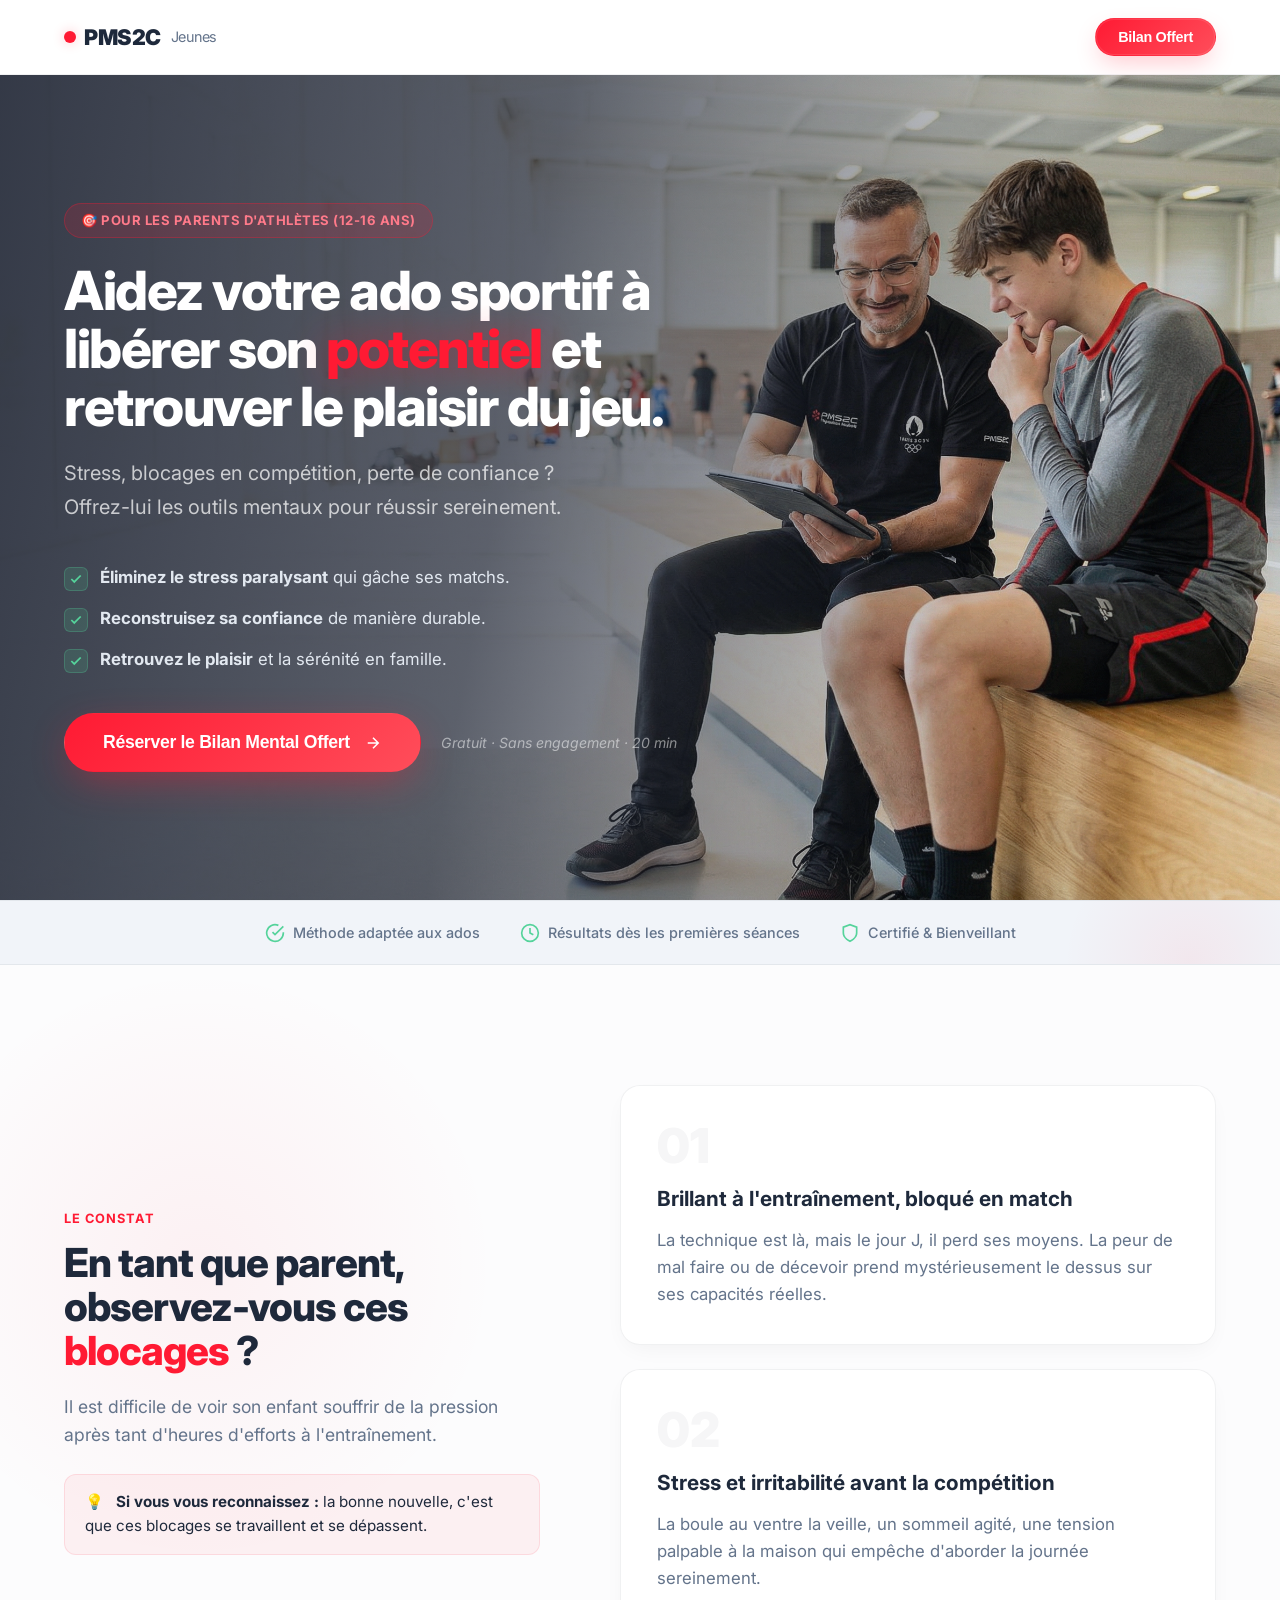
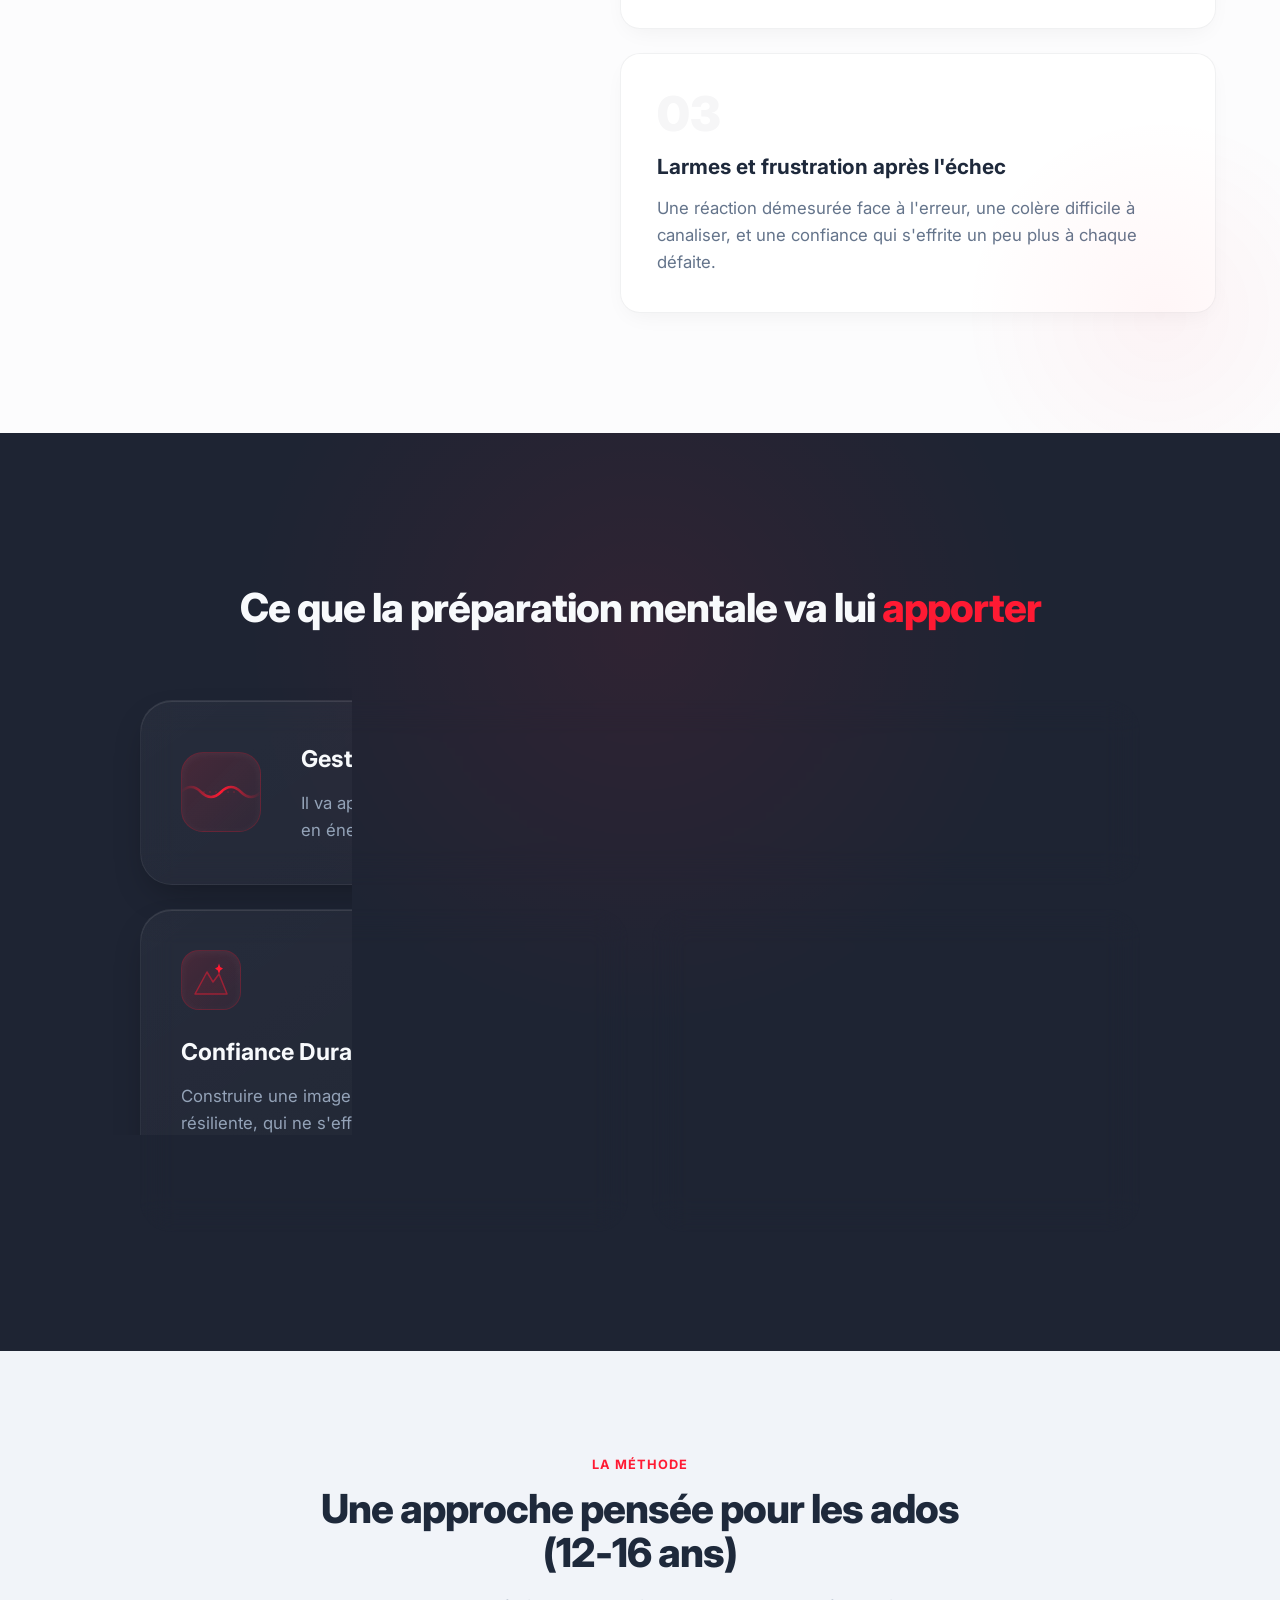
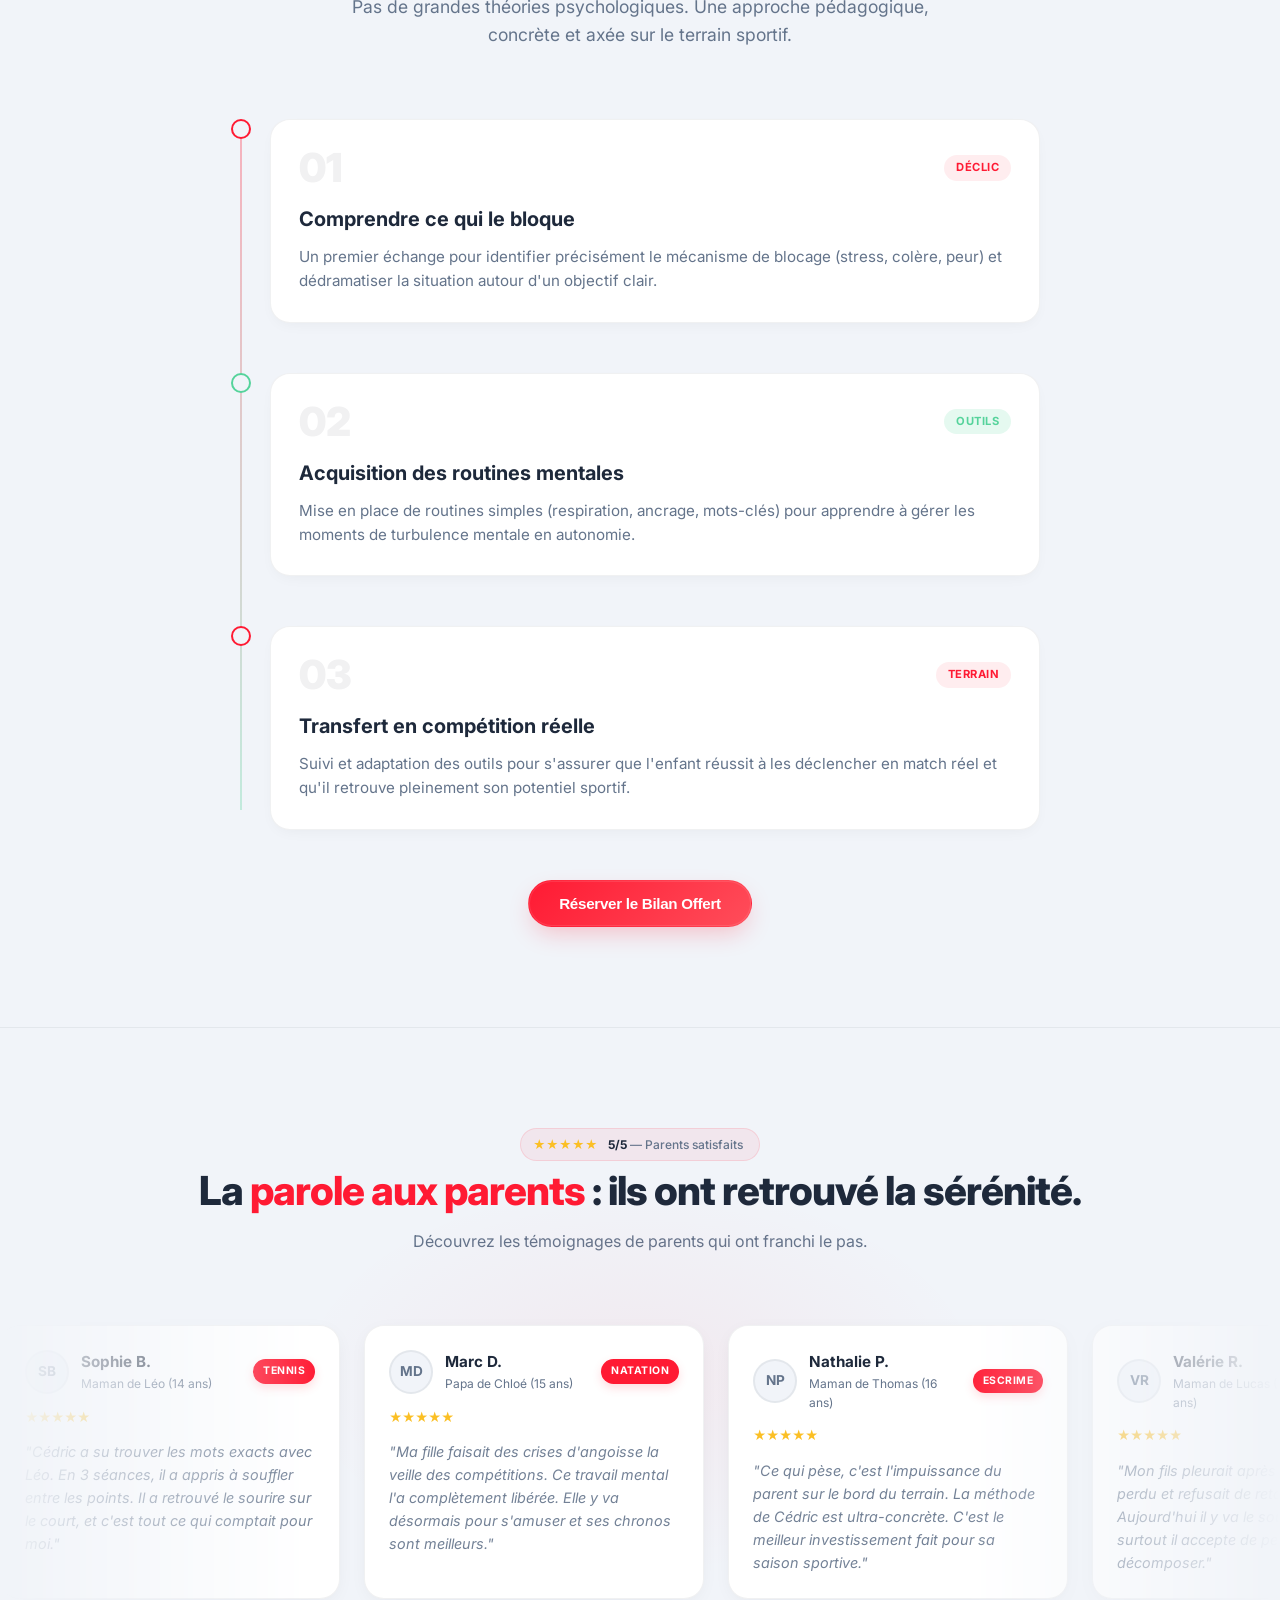
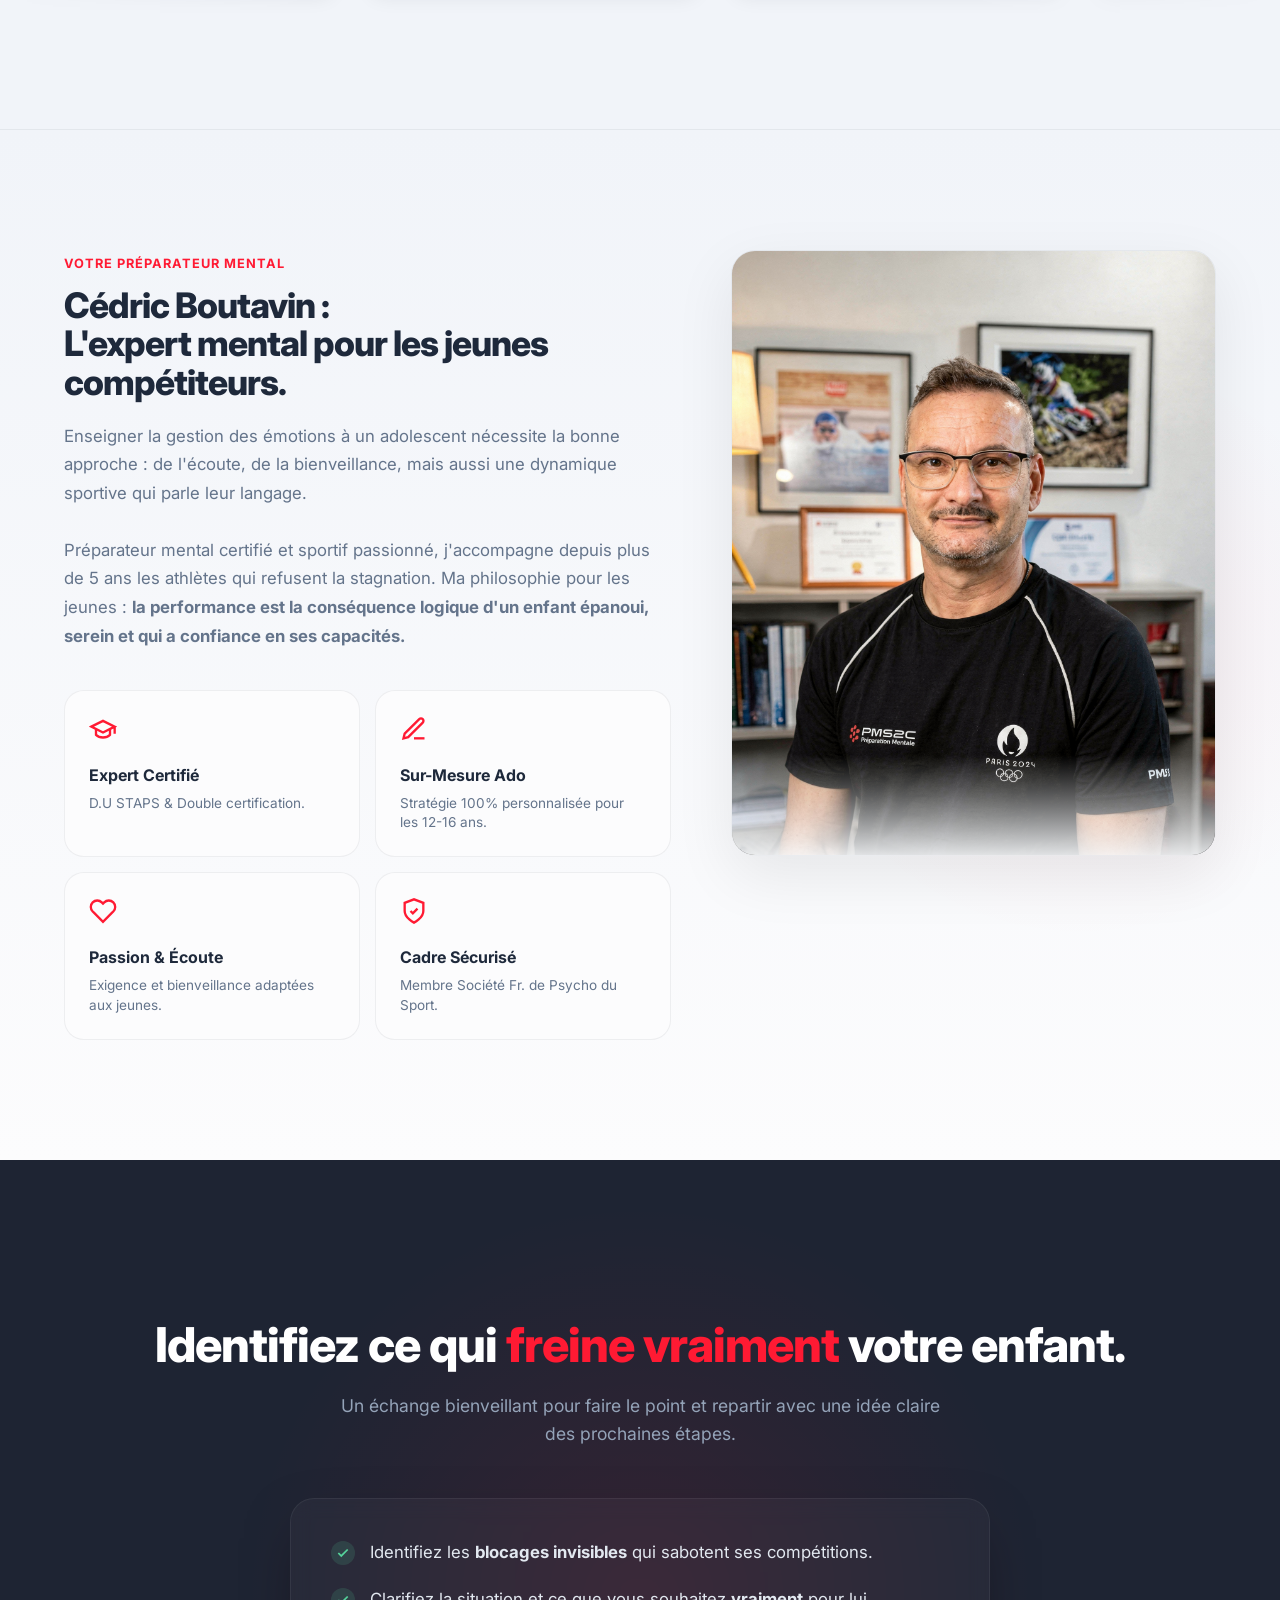
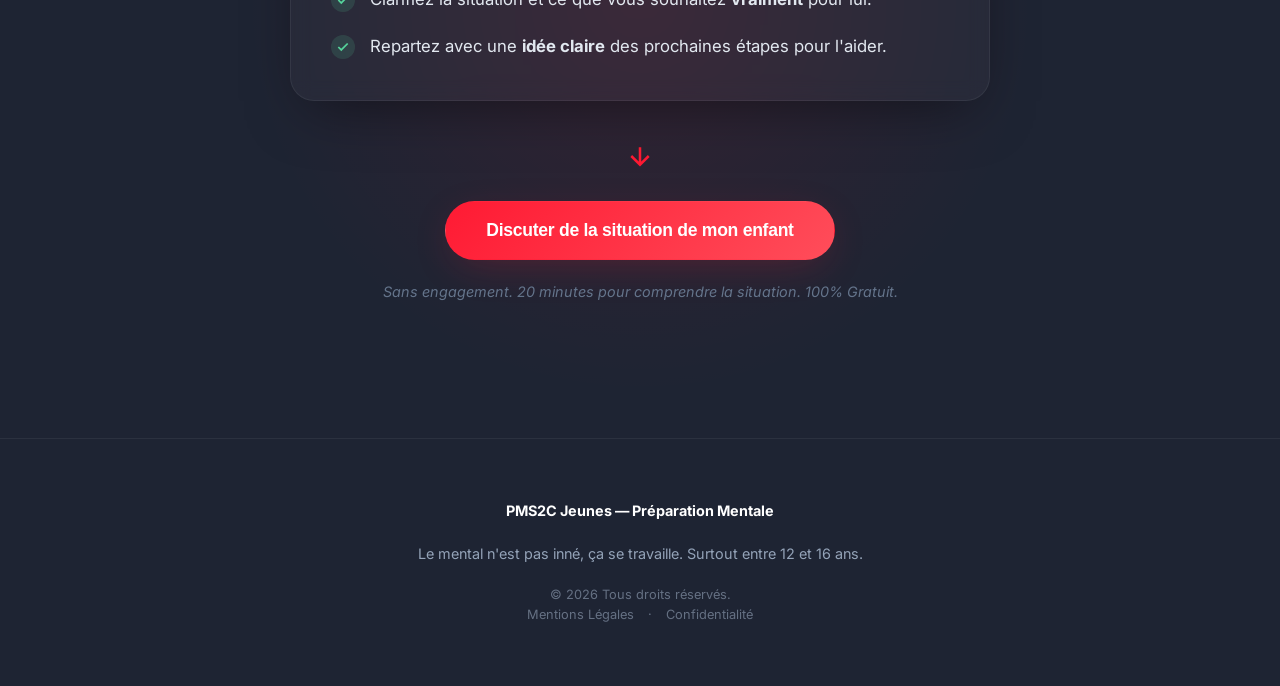
<file: Jeunes/index.html>
<!DOCTYPE html>
<html lang="fr" class="scroll-smooth">

<head>
  <meta charset="utf-8" />
  <meta name="viewport" content="width=device-width, initial-scale=1" />
  <title>Préparation Mentale pour Jeunes Sportifs (12-16 ans) | PMS2C</title>
  <meta name="description"
    content="Aidez votre adolescent à surmonter son stress en compétition, retrouver le plaisir de jouer et développer une confiance durable. Bilan offert." />
  <link rel="icon" type="image/png" href="../assets/images/favicon.png" />
  <link rel="preconnect" href="https://fonts.googleapis.com">
  <link rel="preconnect" href="https://fonts.gstatic.com" crossorigin>
  <link href="https://fonts.googleapis.com/css2?family=Inter:wght@400;500;600;700;800;900&display=swap"
    rel="stylesheet">
  <link rel="stylesheet" href="styles.css">
</head>

<body>

  <!-- HEADER -->
  <header class="header">
    <div class="wrap header-inner">
      <div class="header-logo">PMS2C <span
          style="font-weight:400;color:var(--text-muted);font-size:.9rem;margin-left:2px">Jeunes</span></div>
      <button onclick="openModal()" class="btn btn-primary" style="padding:10px 22px;font-size:.9rem;">Bilan
        Offert</button>
    </div>
  </header>

  <!-- ============ HERO (100vh, full-bg, clean) ============ -->
  <style>
    .hero-fullscreen {
      position: relative;
      min-height: calc(100vh - var(--header-h));
      display: flex;
      align-items: center;
      overflow: hidden;
      padding: 0;
    }

    .hero-bg {
      position: absolute;
      inset: 0;
      background: url('assets/images/hero3.jpeg') 75% center / cover no-repeat;
      z-index: 0;
    }

    /* Centered vignette overlay — photo visible on sides */
    .hero-bg::before {
      content: '';
      position: absolute;
      inset: 0;
      background: linear-gradient(100deg,
          rgba(30, 36, 51, 0.90) 0%,
          rgba(30, 36, 51, 0.72) 40%,
          rgba(30, 36, 51, 0.20) 75%,
          rgba(30, 36, 51, 0.05) 100%);
    }

    .hero-fullscreen .hero-inner {
      position: relative;
      z-index: 1;
      width: 100%;
      max-width: var(--max-w);
      margin: 0 auto;
      padding: 80px 24px;
    }

    .hero-fullscreen h1 {
      color: #fff;
    }

    .hero-fullscreen .hero-sub {
      color: rgba(255, 255, 255, .72);
      font-size: 1.25rem;
      margin-bottom: 40px;
      max-width: 560px;
      line-height: 1.7;
    }

    .hero-fullscreen .hero-check-list li {
      color: #e2e8f0;
    }

    .hero-fullscreen .hero-check-icon {
      background: rgba(85, 211, 155, .15);
      border-color: rgba(85, 211, 155, .25);
      color: var(--accent);
    }

    .hero-cta-row {
      display: flex;
      align-items: center;
      gap: 20px;
      margin-top: 40px;
      flex-wrap: wrap;
    }

    .btn-hero {
      padding: 18px 38px;
      font-size: 1.1rem;
      box-shadow: 0 12px 40px -8px rgba(255, 26, 51, .45);
      animation: heroPulse 3s ease-in-out infinite;
    }

    @keyframes heroPulse {

      0%,
      100% {
        box-shadow: 0 12px 40px -8px rgba(255, 26, 51, .45);
      }

      50% {
        box-shadow: 0 16px 50px -6px rgba(255, 26, 51, .6);
      }
    }

    .hero-cta-hint {
      font-size: .88rem;
      color: rgba(255, 255, 255, .5);
      font-style: italic;
    }

    @media(max-width: 768px) {
      .hero-fullscreen .hero-inner {
        padding: 50px 20px;
      }

      .hero-bg::before {
        background: rgba(11, 13, 18, .78);
      }

      .btn-hero {
        width: 100%;
        text-align: center;
      }
    }

    /* ========= MODAL ========= */
    .modal-overlay {
      position: fixed;
      inset: 0;
      z-index: 9999;
      background: rgba(30, 36, 51, .6);
      backdrop-filter: blur(8px);
      display: flex;
      align-items: center;
      justify-content: center;
      opacity: 0;
      visibility: hidden;
      transition: opacity .3s, visibility .3s;
    }

    .modal-overlay.open {
      opacity: 1;
      visibility: visible;
    }

    .modal-overlay.open .modal-card {
      transform: translateY(0) scale(1);
      opacity: 1;
    }

    .modal-card {
      background: #fff;
      border-radius: 20px;
      width: 95%;
      max-width: 480px;
      box-shadow: 0 30px 80px -20px rgba(0, 0, 0, .5);
      transform: translateY(24px) scale(.97);
      opacity: 0;
      transition: transform .4s cubic-bezier(.16, 1, .3, 1), opacity .35s;
      position: relative;
      overflow: hidden;
    }

    .modal-close {
      position: absolute;
      top: 16px;
      right: 16px;
      z-index: 2;
      width: 36px;
      height: 36px;
      border-radius: 50%;
      background: var(--bg-alt);
      border: 1px solid var(--border);
      display: grid;
      place-items: center;
      cursor: pointer;
      color: var(--text-muted);
      font-size: 1.1rem;
      transition: .2s;
    }

    .modal-close:hover {
      background: var(--brand);
      color: #fff;
      border-color: var(--brand);
    }

    /* Multi-step form styles */
    .form-step {
      display: none;
    }

    .form-step.active {
      display: block;
      animation: stepIn .35s cubic-bezier(.16, 1, .3, 1);
    }

    @keyframes stepIn {
      from {
        opacity: 0;
        transform: translateY(8px);
      }

      to {
        opacity: 1;
        transform: translateY(0);
      }
    }

    .progress-track {
      display: flex;
      gap: 6px;
      margin-top: 14px;
    }

    .progress-bar {
      height: 3px;
      flex: 1;
      border-radius: 2px;
      background: rgba(15, 23, 42, .1);
      transition: background .3s;
    }

    .progress-bar.active {
      background: var(--brand);
    }

    .progress-bar.filled {
      background: var(--brand);
      opacity: .4;
    }

    .btn-back-step {
      background: transparent;
      border: 1px solid var(--border);
      color: var(--text-muted);
      padding: 14px;
      border-radius: var(--radius-sm);
      cursor: pointer;
      font-weight: 600;
      width: 42%;
      font-size: .95rem;
      transition: .2s;
      font-family: inherit;
    }

    .btn-back-step:hover {
      background: var(--bg-alt);
      color: var(--text);
    }

    .step-nav {
      display: flex;
      gap: 10px;
      margin-top: 6px;
    }
  </style>

  <section class="hero-fullscreen" id="top">
    <div class="hero-bg"></div>
    <div class="hero-inner">
      <div class="hero-left" style="opacity:0;animation:heroFadeUp .7s cubic-bezier(.16,1,.3,1) .1s forwards">
        <div
          style="display:inline-block;padding:6px 16px;background:rgba(255,26,51,.15);color:#ff7a8a;border:1px solid rgba(255,26,51,.3);border-radius:99px;font-weight:700;font-size:.82rem;margin-bottom:24px;letter-spacing:.5px;text-transform:uppercase;backdrop-filter:blur(8px)">
          🎯 Pour les parents d'athlètes (12-16 ans)</div>
        <h1 style="margin-bottom:20px;max-width:620px">Aidez votre ado sportif à libérer son <span class="text-brand"
            style="text-shadow:0 0 40px rgba(255,26,51,.4)">potentiel</span> et retrouver le plaisir du jeu.</h1>
        <p class="hero-sub">Stress, blocages en compétition, perte de confiance ? Offrez-lui les outils mentaux pour
          réussir sereinement.</p>
        <ul class="hero-check-list" style="margin-bottom:0">
          <li>
            <div class="hero-check-icon"><svg viewBox="0 0 24 24" width="14" height="14" fill="none"
                stroke="currentColor" stroke-width="3">
                <polyline points="20 6 9 17 4 12"></polyline>
              </svg></div>
            <span><b>Éliminez le stress paralysant</b> qui gâche ses matchs.</span>
          </li>
          <li>
            <div class="hero-check-icon"><svg viewBox="0 0 24 24" width="14" height="14" fill="none"
                stroke="currentColor" stroke-width="3">
                <polyline points="20 6 9 17 4 12"></polyline>
              </svg></div>
            <span><b>Reconstruisez sa confiance</b> de manière durable.</span>
          </li>
          <li>
            <div class="hero-check-icon"><svg viewBox="0 0 24 24" width="14" height="14" fill="none"
                stroke="currentColor" stroke-width="3">
                <polyline points="20 6 9 17 4 12"></polyline>
              </svg></div>
            <span><b>Retrouvez le plaisir</b> et la sérénité en famille.</span>
          </li>
        </ul>
        <div class="hero-cta-row">
          <button class="btn btn-primary btn-hero" onclick="openModal()">
            Réserver le Bilan Mental Offert
            <svg width="18" height="18" fill="none" stroke="currentColor" stroke-width="2" viewBox="0 0 24 24"
              style="margin-left:6px;vertical-align:middle">
              <path d="M5 12h14M12 5l7 7-7 7" />
            </svg>
          </button>
          <span class="hero-cta-hint">Gratuit · Sans engagement · 20 min</span>
        </div>
      </div>
    </div>
  </section>

  <!-- ============ MODAL FORM POPUP ============ -->
  <div class="modal-overlay" id="modalOverlay" onclick="if(event.target===this)closeModal()">
    <div class="modal-card">
      <button class="modal-close" onclick="closeModal()" aria-label="Fermer">&times;</button>
      <div class="form-header">
        <div style="display:flex;justify-content:space-between;align-items:center;margin-bottom:4px">
          <h3 style="margin:0">Bilan Mental Offert</h3>
          <span
            style="background:var(--brand);color:#fff;font-size:.7rem;font-weight:700;padding:2px 8px;border-radius:4px">GRATUIT</span>
        </div>
        <p>Un échange offert pour identifier ce qui le freine.</p>
        <div class="progress-track">
          <div class="progress-bar active" id="pb1"></div>
          <div class="progress-bar" id="pb2"></div>
        </div>
      </div>
      <div class="form-body">
        <form action="#" method="POST" id="contactForm">
          <!-- STEP 1 -->
          <div class="form-step active" id="step1">
            <h4 style="margin:0 0 16px;font-size:1rem;color:var(--text)">Parlez-nous de votre enfant</h4>
            <div class="input-group">
              <label>Prénom &amp; Âge de l'athlète</label>
              <input type="text" id="f-prenom" placeholder="Ex: Léo (14 ans)" required />
            </div>
            <div class="input-group">
              <label>Sport pratiqué</label>
              <input type="text" id="f-sport" placeholder="Ex: Tennis, Natation..." required />
            </div>
            <div class="input-group" style="margin-bottom:0">
              <label>Le défi principal</label>
              <select id="f-defi" required>
                <option value="" disabled selected>Choisissez une problématique...</option>
                <option value="stress">Paralysé par le stress en match</option>
                <option value="confiance">Manque de confiance persistant</option>
                <option value="emotion">Colère ou larmes après l'échec</option>
                <option value="motivation">Perte de plaisir et de motivation</option>
              </select>
            </div>
            <button type="button" class="btn btn-primary btn-full" onclick="goStep2()" style="margin-top:18px">
              Suivant
              <svg width="18" height="18" fill="none" stroke="currentColor" stroke-width="2" viewBox="0 0 24 24">
                <path d="M5 12h14M12 5l7 7-7 7" />
              </svg>
            </button>
          </div>
          <!-- STEP 2 -->
          <div class="form-step" id="step2">
            <h4 style="margin:0 0 16px;font-size:1rem;color:var(--text)">Où vous recontacter ?</h4>
            <div class="input-group">
              <label>Votre Prénom</label>
              <input type="text" id="f-parent" placeholder="Votre prénom" required />
            </div>
            <div class="input-group" style="margin-bottom:0">
              <label>Votre Numéro de Mobile</label>
              <input type="tel" id="f-tel" placeholder="06..." required />
            </div>
            <div class="step-nav" style="margin-top:18px">
              <button type="button" class="btn-back-step" onclick="goStep1()">← Retour</button>
              <button type="submit" class="btn btn-primary" style="flex:1">Réserver le Bilan</button>
            </div>
          </div>
        </form>
        <div
          style="font-size:.75rem;color:var(--text-muted);text-align:center;margin-top:14px;display:flex;align-items:center;justify-content:center;gap:6px">
          <svg width="12" height="12" fill="none" stroke="currentColor" stroke-width="2" viewBox="0 0 24 24">
            <path d="M12 22s8-4 8-10V5l-8-3-8 3v7c0 6 8 10 8 10z"></path>
          </svg>
          100% Confidentiel. Réponse sous 24h.
        </div>
      </div>
    </div>
  </div>

  <script>
    function openModal() {
      document.getElementById('modalOverlay').classList.add('open');
      document.body.style.overflow = 'hidden';
    }
    function closeModal() {
      document.getElementById('modalOverlay').classList.remove('open');
      document.body.style.overflow = '';
    }
    function goStep2() {
      const prenom = document.getElementById('f-prenom').value;
      const sport = document.getElementById('f-sport').value;
      const defi = document.getElementById('f-defi').value;
      if (!prenom || !sport || !defi) { alert('Merci de compléter tous les champs.'); return; }
      document.getElementById('step1').classList.remove('active');
      document.getElementById('step2').classList.add('active');
      document.getElementById('pb1').className = 'progress-bar filled';
      document.getElementById('pb2').className = 'progress-bar active';
    }
    function goStep1() {
      document.getElementById('step2').classList.remove('active');
      document.getElementById('step1').classList.add('active');
      document.getElementById('pb1').className = 'progress-bar active';
      document.getElementById('pb2').className = 'progress-bar';
    }
    // ESC key to close modal
    document.addEventListener('keydown', e => { if (e.key === 'Escape') closeModal(); });
  </script>

  <!-- TRUST STRIP -->
  <div class="trust-strip">
    <div class="wrap trust-grid">
      <div class="trust-item">
        <svg width="20" height="20" fill="none" stroke="var(--accent)" stroke-width="2" viewBox="0 0 24 24">
          <path d="M22 11.08V12a10 10 0 1 1-5.93-9.14" />
          <polyline points="22 4 12 14.01 9 11.01" />
        </svg>
        <span>Méthode adaptée aux ados</span>
      </div>
      <div class="trust-item">
        <svg width="20" height="20" fill="none" stroke="var(--accent)" stroke-width="2" viewBox="0 0 24 24">
          <circle cx="12" cy="12" r="10" />
          <polyline points="12 6 12 12 16 14" />
        </svg>
        <span>Résultats dès les premières séances</span>
      </div>
      <div class="trust-item">
        <svg width="20" height="20" fill="none" stroke="var(--accent)" stroke-width="2" viewBox="0 0 24 24">
          <path d="M12 22s8-4 8-10V5l-8-3-8 3v7c0 6 8 10 8 10z" />
        </svg>
        <span>Certifié & Bienveillant</span>
      </div>
    </div>
  </div>

  <!-- ============ PROBLEM (Asymmetric Split) ============ -->
  <section class="problem-section">
    <div class="wrap">
      <div class="split-layout">
        <div class="sticky-header reveal">
          <span
            style="font-size:.8rem;font-weight:700;color:var(--brand);letter-spacing:1px;text-transform:uppercase">Le
            constat</span>
          <h2 style="margin-top:10px">En tant que parent, observez-vous ces <span class="text-brand">blocages</span> ?
          </h2>
          <p>Il est difficile de voir son enfant souffrir de la pression après tant d'heures d'efforts à l'entraînement.
          </p>
          <div
            style="margin-top:25px;padding:15px 20px;background:rgba(255,26,51,.05);border:1px solid rgba(255,26,51,.1);border-radius:12px;font-size:.95rem;color:var(--text)">
            <span style="margin-right:8px">💡</span>
            <b>Si vous vous reconnaissez :</b> la bonne nouvelle, c'est que ces blocages se travaillent et se dépassent.
          </div>
        </div>

        <div class="cards-stack">
          <div class="problem-card reveal">
            <div class="card-num">01</div>
            <h3>Brillant à l'entraînement, bloqué en match</h3>
            <p>La technique est là, mais le jour J, il perd ses moyens. La peur de mal faire ou de décevoir prend
              mystérieusement le dessus sur ses capacités réelles.</p>
          </div>
          <div class="problem-card reveal">
            <div class="card-num">02</div>
            <h3>Stress et irritabilité avant la compétition</h3>
            <p>La boule au ventre la veille, un sommeil agité, une tension palpable à la maison qui empêche d'aborder la
              journée sereinement.</p>
          </div>
          <div class="problem-card reveal">
            <div class="card-num">03</div>
            <h3>Larmes et frustration après l'échec</h3>
            <p>Une réaction démesurée face à l'erreur, une colère difficile à canaliser, et une confiance qui s'effrite
              un peu plus à chaque défaite.</p>
          </div>
        </div>
      </div>
    </div>
  </section>

  <!-- ============ BENEFITS (Bento Grid Dark) ============ -->
  <section class="benefits-section">
    <h2 class="reveal">Ce que la préparation mentale va lui <span class="text-brand">apporter</span></h2>
    <div class="bento-grid">
      <div class="bento-item bento-large reveal">
        <div class="bento-icon">
          <!-- Flow Wave: Smooth sine wave representing mental flow -->
          <svg width="40" height="40" viewBox="0 0 40 40" fill="none" class="icon-flow">
            <defs>
              <linearGradient id="flowGrad" x1="0%" y1="0%" x2="100%" y2="0%">
                <stop offset="0%" stop-color="var(--brand)" stop-opacity="0" />
                <stop offset="50%" stop-color="var(--brand)" stop-opacity="1" />
                <stop offset="100%" stop-color="var(--brand)" stop-opacity="0" />
              </linearGradient>
            </defs>
            <path d="M-20 20 Q-10 10 0 20 T20 20 T40 20 T60 20" stroke="url(#flowGrad)" stroke-width="2.5" fill="none"
              class="flow-wave" />
            <path d="M2 20 L38 20" stroke="var(--brand)" stroke-width="1.5" stroke-dasharray="2 4" opacity="0.2" />
          </svg>
        </div>
        <div>
          <h3>Gestion Autonome des Émotions</h3>
          <p>Il va apprendre concrètement à respirer, se reconcentrer après une faute, et transformer son stress en
            énergie motrice positive. Il ne subira plus ses émotions sur le terrain.</p>
        </div>
      </div>
      <div class="bento-item reveal">
        <div class="bento-icon">
          <!-- Mountain path: line traces from base to summit, then a star appears at the peak -->
          <svg width="40" height="40" viewBox="0 0 40 40" fill="none" class="icon-mountain">
            <!-- mountain silhouette -->
            <path d="M4 34 L16 12 L22 22 L28 14 L36 34 Z" fill="rgba(255,26,51,0.10)" stroke="var(--brand)"
              stroke-width="1.5" stroke-linejoin="round" stroke-linecap="round" opacity="0.5" />
            <!-- path being traced up the right peak -->
            <path d="M4 34 L16 12 L22 22 L28 14" stroke="var(--brand)" stroke-width="2.5" stroke-linecap="round"
              stroke-linejoin="round" fill="none" class="mountain-path-line" />
            <!-- star at summit -->
            <path d="M28 14 L29.2 10.5 L32 8.5 L29.2 7 L28 3.5 L26.8 7 L24 8.5 L26.8 10.5 Z" fill="var(--brand)"
              class="mountain-star" />
          </svg>
        </div>
        <h3>Confiance Durable</h3>
        <p>Construire une image de lui-même solide et résiliente, qui ne s'effondre pas à la première défaite. Il saura
          s'appuyer sur ses propres forces intérieures.</p>
      </div>
      <div class="bento-item reveal">
        <div class="bento-icon">
          <!-- Polaris Sparkle: Delicate 4-pointed star for clarity and serenity -->
          <svg width="40" height="40" viewBox="0 0 40 40" fill="none" class="icon-polaris">
            <!-- Radial glow -->
            <circle cx="20" cy="20" r="12" fill="url(#polarisRad)" class="polaris-glow" />
            <defs>
              <radialGradient id="polarisRad" cx="50%" cy="50%" r="50%">
                <stop offset="0%" stop-color="var(--brand)" stop-opacity="0.3" />
                <stop offset="100%" stop-color="var(--brand)" stop-opacity="0" />
              </radialGradient>
            </defs>
            <!-- The Polaris Star (thin spikes) -->
            <g class="polaris-star">
              <path d="M20 4 L21.5 18.5 L36 20 L21.5 21.5 L20 36 L18.5 21.5 L4 20 L18.5 18.5 Z" fill="var(--brand)"
                class="polaris-scintilla" />
              <circle cx="20" cy="20" r="2" fill="#fff" />
            </g>
          </svg>
        </div>
        <h3>Plaisir et Sérénité</h3>
        <p>Retrouver le sourire et la passion de ses débuts. S'amuser, se relâcher, et aborder chaque compétition avec
          envie plutôt qu'avec appréhension.</p>
      </div>
    </div>
  </section>

  <!-- ============ PROCESS (Timeline) ============ -->
  <section class="process-section">
    <div class="wrap">
      <div class="text-center reveal" style="max-width:650px;margin:0 auto">
        <span style="font-size:.8rem;font-weight:700;color:var(--brand);letter-spacing:1px;text-transform:uppercase">La
          méthode</span>
        <h2 style="font-size:var(--h2);margin:10px 0 16px;font-weight:800;letter-spacing:-1px">Une approche pensée pour
          les ados (12-16 ans)</h2>
        <p style="color:var(--text-muted);font-size:1.1rem">Pas de grandes théories psychologiques. Une approche
          pédagogique, concrète et axée sur le terrain sportif.</p>
      </div>

      <div class="timeline-container">
        <div class="timeline-item reveal">
          <div class="timeline-dot"></div>
          <div class="method-card">
            <div class="step-meta">
              <span class="step-num">01</span>
              <span class="step-badge">DÉCLIC</span>
            </div>
            <h3 style="font-size:1.25rem;margin:0 0 10px">Comprendre ce qui le bloque</h3>
            <p style="color:var(--text-muted);font-size:.95rem;margin:0">Un premier échange pour identifier précisément
              le mécanisme de blocage (stress, colère, peur) et dédramatiser la situation autour d'un objectif clair.
            </p>
          </div>
        </div>
        <div class="timeline-item reveal">
          <div class="timeline-dot" style="border-color:var(--accent)"></div>
          <div class="method-card">
            <div class="step-meta">
              <span class="step-num">02</span>
              <span class="step-badge" style="color:var(--accent);background:var(--accent-glow)">OUTILS</span>
            </div>
            <h3 style="font-size:1.25rem;margin:0 0 10px">Acquisition des routines mentales</h3>
            <p style="color:var(--text-muted);font-size:.95rem;margin:0">Mise en place de routines simples (respiration,
              ancrage, mots-clés) pour apprendre à gérer les moments de turbulence mentale en autonomie.</p>
          </div>
        </div>
        <div class="timeline-item reveal" style="margin-bottom:0">
          <div class="timeline-dot"></div>
          <div class="method-card">
            <div class="step-meta">
              <span class="step-num">03</span>
              <span class="step-badge">TERRAIN</span>
            </div>
            <h3 style="font-size:1.25rem;margin:0 0 10px">Transfert en compétition réelle</h3>
            <p style="color:var(--text-muted);font-size:.95rem;margin:0">Suivi et adaptation des outils pour s'assurer
              que l'enfant réussit à les déclencher en match réel et qu'il retrouve pleinement son potentiel sportif.
            </p>
          </div>
        </div>
      </div>

      <div style="margin-top:50px;text-align:center">
        <button onclick="openModal()" class="btn btn-primary" style="padding:14px 30px;font-size:.95rem">Réserver le
          Bilan Offert</button>
      </div>
    </div>
  </section>

  <!-- ============ TESTIMONIALS (Marquee Carousel) ============ -->
  <section class="testimonials-section">
    <div class="wrap text-center" style="margin-bottom:40px">
      <div
        style="display:inline-flex;align-items:center;gap:10px;background:rgba(255,26,51,.06);border:1px solid rgba(255,26,51,.12);padding:6px 16px 6px 12px;border-radius:99px;margin-bottom:8px">
        <div style="display:flex;gap:2px;font-size:.75rem;color:#fbbf24">★★★★★</div>
        <span style="font-size:.75rem;color:var(--text-muted);font-weight:500"><strong
            style="color:var(--text)">5/5</strong> — Parents
          satisfaits</span>
      </div>
      <h2 style="margin-top:0;margin-bottom:10px;color:var(--text)">La <span class="text-brand">parole aux
          parents</span> : ils ont retrouvé la sérénité.</h2>
      <p style="color:var(--text-muted);font-size:1rem">Découvrez les témoignages de parents qui ont franchi le
        pas.</p>
    </div>

    <div class="marquee-container">
      <div class="marquee-track" id="marqueeTrack">
        <div class="review-card">
          <div class="reviewer-head">
            <div class="reviewer-avatar">SB</div>
            <div>
              <div style="font-weight:700;font-size:.95rem;color:var(--text)">Sophie B.</div>
              <div style="font-size:.75rem;color:var(--text-muted)">Maman de Léo (14 ans)</div>
            </div>
            <div class="parent-tag">Tennis</div>
          </div>
          <div class="stars">★★★★★</div>
          <p class="review-text">"Cédric a su trouver les mots exacts avec Léo. En 3 séances, il a appris à souffler
            entre les points. Il a retrouvé le sourire sur le court, et c'est tout ce qui comptait pour moi."</p>
        </div>
        <div class="review-card">
          <div class="reviewer-head">
            <div class="reviewer-avatar">MD</div>
            <div>
              <div style="font-weight:700;font-size:.95rem;color:var(--text)">Marc D.</div>
              <div style="font-size:.75rem;color:var(--text-muted)">Papa de Chloé (15 ans)</div>
            </div>
            <div class="parent-tag">Natation</div>
          </div>
          <div class="stars">★★★★★</div>
          <p class="review-text">"Ma fille faisait des crises d'angoisse la veille des compétitions. Ce travail mental
            l'a complètement libérée. Elle y va désormais pour s'amuser et ses chronos sont meilleurs."</p>
        </div>
        <div class="review-card">
          <div class="reviewer-head">
            <div class="reviewer-avatar">NP</div>
            <div>
              <div style="font-weight:700;font-size:.95rem;color:var(--text)">Nathalie P.</div>
              <div style="font-size:.75rem;color:var(--text-muted)">Maman de Thomas (16 ans)</div>
            </div>
            <div class="parent-tag">Escrime</div>
          </div>
          <div class="stars">★★★★★</div>
          <p class="review-text">"Ce qui pèse, c'est l'impuissance du parent sur le bord du terrain. La méthode de
            Cédric est ultra-concrète. C'est le meilleur investissement fait pour sa saison sportive."</p>
        </div>
        <div class="review-card">
          <div class="reviewer-head">
            <div class="reviewer-avatar">VR</div>
            <div>
              <div style="font-weight:700;font-size:.95rem;color:var(--text)">Valérie R.</div>
              <div style="font-size:.75rem;color:var(--text-muted)">Maman de Lucas (13 ans)</div>
            </div>
            <div class="parent-tag">Football</div>
          </div>
          <div class="stars">★★★★★</div>
          <p class="review-text">"Mon fils pleurait après chaque match perdu et refusait de retourner au foot.
            Aujourd'hui il y va le sourire aux lèvres, et surtout il accepte de perdre sans se décomposer."</p>
        </div>
        <div class="review-card">
          <div class="reviewer-head">
            <div class="reviewer-avatar">PL</div>
            <div>
              <div style="font-weight:700;font-size:.95rem;color:var(--text)">Philippe L.</div>
              <div style="font-size:.75rem;color:var(--text-muted)">Papa d'Emma (14 ans)</div>
            </div>
            <div class="parent-tag">Gym</div>
          </div>
          <div class="stars">★★★★★</div>
          <p class="review-text">"Emma avait une peur panique de se blesser à nouveau après une chute. L'approche de
            Cédric a été progressive et bienveillante. Elle a retrouvé confiance en ses capacités."</p>
        </div>
      </div>
    </div>
  </section>

  <!-- ============ COACH SECTION ============ -->
  <section class="about-section" id="about">
    <div class="wrap">
      <div class="about-layout">
        <!-- TITLE -->
        <div class="area-title reveal">
          <span
            style="font-size:.8rem;font-weight:700;color:var(--brand);letter-spacing:1px;text-transform:uppercase">Votre
            Préparateur Mental</span>
          <h2 style="margin:10px 0 0;font-size:2.2rem;line-height:1.1">Cédric Boutavin : <br><span
              style="color:var(--text)">L'expert mental pour les jeunes compétiteurs.</span></h2>
        </div>
        <!-- TEXT -->
        <div class="area-text reveal">
          <p style="color:var(--text-muted);font-size:1.05rem;line-height:1.7;margin:0">
            Enseigner la gestion des émotions à un adolescent nécessite la bonne approche : de l'écoute, de la
            bienveillance, mais aussi une dynamique sportive qui parle leur langage.
            <br><br>
            Préparateur mental certifié et sportif passionné, j'accompagne depuis plus de 5 ans les athlètes qui
            refusent la stagnation. Ma philosophie pour les jeunes : <b>la performance est la conséquence logique d'un
              enfant épanoui, serein et qui a confiance en ses capacités.</b>
          </p>
        </div>
        <!-- PHOTO -->
        <div class="area-photo reveal">
          <div class="coach-photo-frame">
            <img src="assets/images/Cedric-coach-pms2c.jpeg" alt="Cédric Boutavin - Préparateur Mental"
              onerror="this.src='https://placehold.co/600x750/f1f5f9/475569?text=Cédric+Boutavin'">
          </div>
        </div>
        <!-- VALUES -->
        <div class="area-piliers reveal">
          <div style="display:grid;grid-template-columns:1fr 1fr;gap:15px">
            <div class="valeur-card">
              <div style="color:var(--brand);margin-bottom:12px"><svg width="28" height="28" fill="none"
                  stroke="currentColor" stroke-width="2" viewBox="0 0 24 24">
                  <path d="M22 10v6M2 10l10-5 10 5-10 5z" />
                  <path d="M6 12v5c3 3 9 3 12 0v-5" />
                </svg></div>
              <h4>Expert Certifié</h4>
              <p>D.U STAPS & Double certification.</p>
            </div>
            <div class="valeur-card">
              <div style="color:var(--brand);margin-bottom:12px"><svg width="28" height="28" fill="none"
                  stroke="currentColor" stroke-width="2" viewBox="0 0 24 24">
                  <path d="M12 20h9" />
                  <path d="M16.5 3.5a2.121 2.121 0 0 1 3 3L7 19l-4 1 1-4L16.5 3.5z" />
                </svg></div>
              <h4>Sur-Mesure Ado</h4>
              <p>Stratégie 100% personnalisée pour les 12-16 ans.</p>
            </div>
            <div class="valeur-card">
              <div style="color:var(--brand);margin-bottom:12px"><svg width="28" height="28" fill="none"
                  stroke="currentColor" stroke-width="2" viewBox="0 0 24 24">
                  <path
                    d="M20.84 4.61a5.5 5.5 0 0 0-7.78 0L12 5.67l-1.06-1.06a5.5 5.5 0 0 0-7.78 7.78l1.06 1.06L12 21.23l7.78-7.78 1.06-1.06a5.5 5.5 0 0 0 0-7.78z" />
                </svg></div>
              <h4>Passion & Écoute</h4>
              <p>Exigence et bienveillance adaptées aux jeunes.</p>
            </div>
            <div class="valeur-card">
              <div style="color:var(--brand);margin-bottom:12px"><svg width="28" height="28" fill="none"
                  stroke="currentColor" stroke-width="2" viewBox="0 0 24 24">
                  <path d="M12 22s8-4 8-10V5l-8-3-8 3v7c0 6 8 10 8 10z" />
                  <path d="M9 12l2 2 4-4" />
                </svg></div>
              <h4>Cadre Sécurisé</h4>
              <p>Membre Société Fr. de Psycho du Sport.</p>
            </div>
          </div>
        </div>
      </div>
    </div>
  </section>

  <!-- ============ CTA FINAL ============ -->
  <section class="cta-final">
    <div class="wrap" style="position:relative;z-index:2">
      <h2 style="font-size:clamp(1.8rem,4vw,3rem);line-height:1.1;margin-bottom:20px">Identifiez ce qui <span
          class="text-brand">freine vraiment</span> votre enfant.</h2>
      <p style="color:var(--text-dark-muted);font-size:1.1rem;max-width:600px;margin:0 auto 50px">Un échange
        bienveillant pour faire le point et repartir avec une idée claire des prochaines étapes.</p>

      <div class="cta-card-final reveal">
        <div class="cta-check-item">
          <div class="cta-check-icon"><svg width="14" height="14" viewBox="0 0 24 24" fill="none" stroke="currentColor"
              stroke-width="3">
              <polyline points="20 6 9 17 4 12" />
            </svg></div>
          <span>Identifiez les <b>blocages invisibles</b> qui sabotent ses compétitions.</span>
        </div>
        <div class="cta-check-item">
          <div class="cta-check-icon"><svg width="14" height="14" viewBox="0 0 24 24" fill="none" stroke="currentColor"
              stroke-width="3">
              <polyline points="20 6 9 17 4 12" />
            </svg></div>
          <span>Clarifiez la situation et ce que vous souhaitez <b>vraiment</b> pour lui.</span>
        </div>
        <div class="cta-check-item" style="margin-bottom:0">
          <div class="cta-check-icon"><svg width="14" height="14" viewBox="0 0 24 24" fill="none" stroke="currentColor"
              stroke-width="3">
              <polyline points="20 6 9 17 4 12" />
            </svg></div>
          <span>Repartez avec une <b>idée claire</b> des prochaines étapes pour l'aider.</span>
        </div>
      </div>

      <svg class="arrow-down" width="30" height="30" viewBox="0 0 24 24" fill="none" stroke="currentColor"
        stroke-width="2">
        <path d="M12 5v14M19 12l-7 7-7-7" />
      </svg>

      <button onclick="openModal()" class="btn btn-primary"
        style="padding:18px 40px;font-size:1.1rem;box-shadow:0 10px 40px -10px var(--brand-glow)">Discuter de la
        situation de mon enfant</button>
      <p style="margin-top:20px;font-size:.9rem;color:#64748b;font-style:italic">Sans engagement. 20 minutes pour
        comprendre la situation. 100% Gratuit.</p>
    </div>
  </section>

  <!-- FOOTER -->
  <footer>
    <div class="wrap">
      <div style="margin-bottom:20px;font-weight:700;color:#fff">PMS2C Jeunes — Préparation Mentale</div>
      <p style="max-width:600px;margin:0 auto 20px">Le mental n'est pas inné, ça se travaille. Surtout entre 12 et 16
        ans.</p>
      <div style="font-size:.8rem;opacity:.6">
        &copy; <span id="year"></span> Tous droits réservés.<br>
        <a href="#">Mentions Légales</a> · <a href="#">Confidentialité</a>
      </div>
    </div>
  </footer>

  <!-- STICKY BAR MOBILE -->
  <div class="sticky-bar hidden" id="stickyCta">
    <div class="sticky-info">
      <b>Bilan Mental Offert</b>
      <span>Pour votre enfant sportif</span>
    </div>
    <button onclick="openModal()" class="sticky-btn">Réserver</button>
  </div>

  <script>
    document.getElementById("year").textContent = new Date().getFullYear();

    // Smooth Scroll with header offset
    const headerEl = document.querySelector('.header');
    const headerH = headerEl ? headerEl.offsetHeight : 0;
    document.querySelectorAll('a[href^="#"]').forEach(a => {
      a.addEventListener("click", function (e) {
        e.preventDefault();
        const t = document.querySelector(this.getAttribute("href"));
        if (t) window.scrollTo({ top: t.getBoundingClientRect().top + window.pageYOffset - headerH - 20, behavior: "smooth" });
      });
    });

    // Sticky bar visibility
    const stickyBar = document.getElementById("stickyCta");
    const heroEl = document.querySelector(".hero");
    if (heroEl && stickyBar) {
      new IntersectionObserver(entries => {
        entries.forEach(e => { e.isIntersecting ? stickyBar.classList.add("hidden") : stickyBar.classList.remove("hidden"); });
      }, { threshold: 0.05 }).observe(heroEl);
    }

    // Scroll Reveal
    document.addEventListener('DOMContentLoaded', function () {
      const obs = new IntersectionObserver(entries => {
        entries.forEach(e => { if (e.isIntersecting) { e.target.classList.add('is-visible'); obs.unobserve(e.target); } });
      }, { threshold: 0.12 });
      document.querySelectorAll('.reveal').forEach((el, i) => {
        const sibs = el.parentElement ? el.parentElement.querySelectorAll('.reveal') : [];
        const si = Array.from(sibs).indexOf(el);
        el.style.transitionDelay = (si >= 0 ? si : i % 3) * 0.1 + 's';
        obs.observe(el);
      });
    });

    // Marquee duplication for infinite loop
    (function () {
      const track = document.getElementById('marqueeTrack');
      if (!track) return;
      Array.from(track.children).forEach(c => track.appendChild(c.cloneNode(true)));
    })();
  </script>
</body>

</html>
</file>
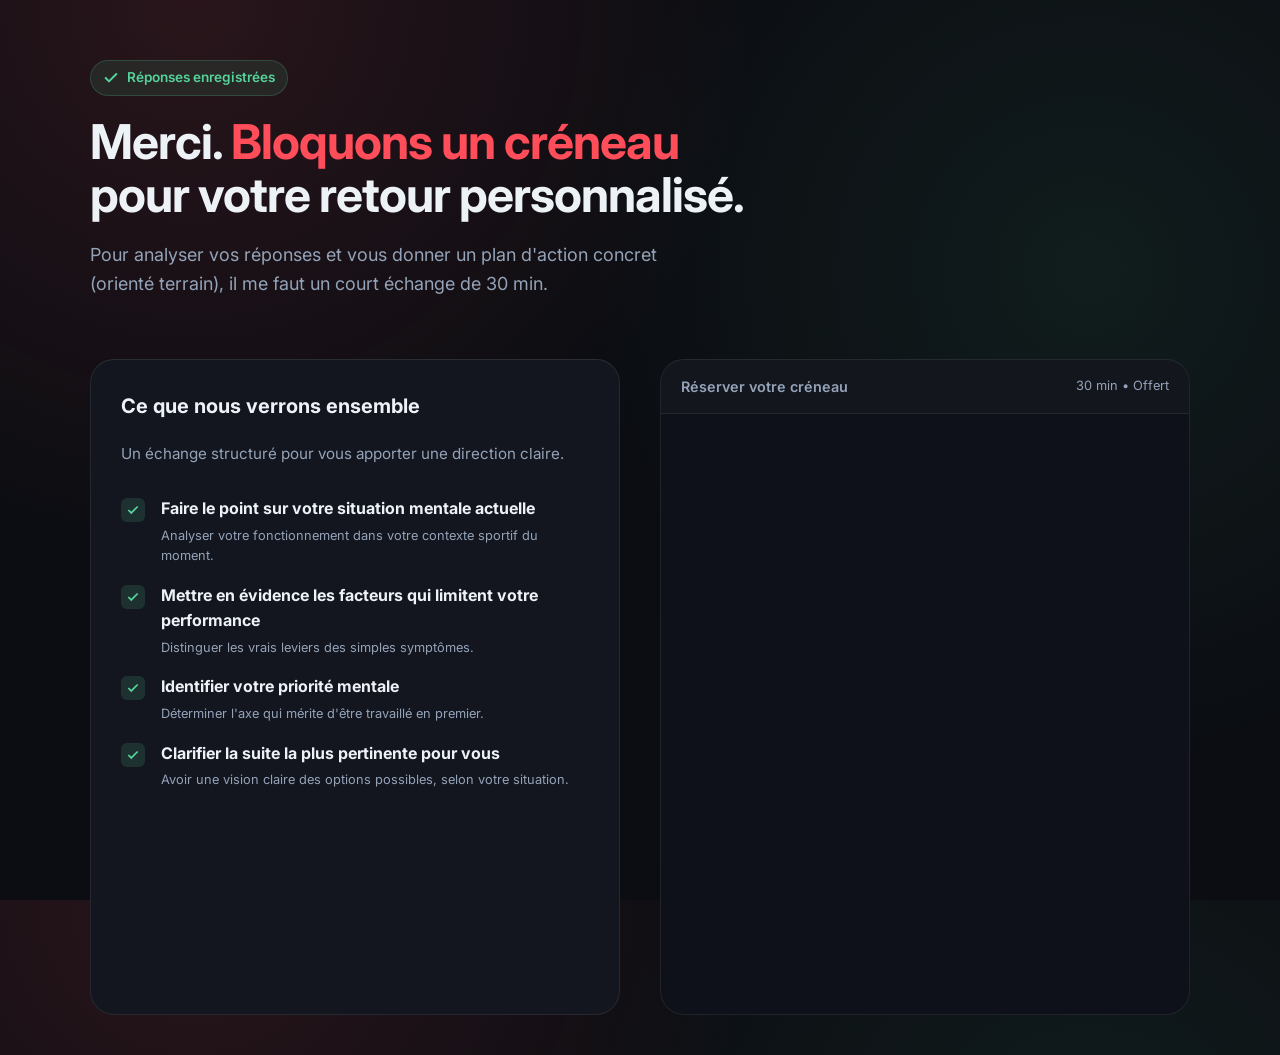
<file: merci/index.html>
<!doctype html>
<html lang="fr" class="scroll-smooth">

<head>
    <!-- Google Tag Manager -->
    <script>(function (w, d, s, l, i) {
            w[l] = w[l] || []; w[l].push({
                'gtm.start':
                    new Date().getTime(), event: 'gtm.js'
            }); var f = d.getElementsByTagName(s)[0],
                j = d.createElement(s), dl = l != 'dataLayer' ? '&l=' + l : ''; j.async = true; j.src =
                    'https://www.googletagmanager.com/gtm.js?id=' + i + dl; f.parentNode.insertBefore(j, f);
        })(window, document, 'script', 'dataLayer', 'GTM-N8B9CN6M');</script>
    <!-- End Google Tag Manager -->
    <meta charset="utf-8" />
    <meta name="viewport" content="width=device-width, initial-scale=1" />
    <title>Merci - Préparation Mentale Sportive</title>
    <meta name="description" content="Votre demande est bien enregistrée. Planifiez votre échange." />
    <meta name="theme-color" content="#0b0d12" />

    <!-- Font import (Inter) same as index -->
    <link rel="preconnect" href="https://fonts.googleapis.com">
    <link rel="preconnect" href="https://fonts.gstatic.com" crossorigin>
    <link href="https://fonts.googleapis.com/css2?family=Inter:wght@400;500;600;700;800&display=swap" rel="stylesheet">

    <style>
        /* ---------------------------
      DESIGN SYSTEM (match index.html + simplified draft)
    ----------------------------*/
        :root {
            --bg: #0b0d12;
            --panel: #13161f;
            --panel-border: rgba(255, 255, 255, 0.08);
            --text-main: #edf2f7;
            --text-muted: #94a3b8;
            --brand: #ff4d5a;
            /* Rouge dynamique */
            --brand-glow: rgba(255, 77, 90, 0.4);
            --accent: #55d39b;
            /* Vert validation */
            --radius-md: 16px;
            --radius-lg: 24px;
            --max-w: 1140px;
        }

        /* --- RESET & BASE --- */
        *,
        *::before,
        *::after {
            box-sizing: border-box;
        }

        body {
            margin: 0;
            font-family: "Inter", system-ui, -apple-system, sans-serif;
            background-color: var(--bg);
            background-image:
                radial-gradient(circle at 15% 0%, rgba(255, 77, 90, 0.12), transparent 40%),
                radial-gradient(circle at 85% 30%, rgba(85, 211, 155, 0.08), transparent 40%);
            color: var(--text-main);
            line-height: 1.6;
            -webkit-font-smoothing: antialiased;
            height: 100vh;
            display: flex;
            flex-direction: column;
        }

        a {
            text-decoration: none;
            color: inherit;
            transition: 0.2s;
        }

        /* --- UTILS --- */
        .container {
            width: 100%;
            max-width: var(--max-w);
            margin: 0 auto;
            padding: 0 20px;
            flex: 1;
            display: flex;
            flex-direction: column;
            justify-content: center;
        }

        /* --- COMPONENTS --- */
        .btn {
            display: inline-flex;
            align-items: center;
            justify-content: center;
            gap: 0.5rem;
            padding: 12px 24px;
            border-radius: 99px;
            font-weight: 600;
            font-size: 1rem;
            cursor: pointer;
            border: 1px solid transparent;
            transition: all 0.2s ease;
        }

        .btn-primary {
            background: linear-gradient(135deg, var(--brand), #e63e4b);
            color: white;
            box-shadow: 0 8px 20px -6px var(--brand-glow);
        }

        .btn-primary:hover {
            transform: translateY(-2px);
            box-shadow: 0 12px 24px -6px var(--brand-glow);
        }

        .btn-secondary {
            background: rgba(255, 255, 255, 0.05);
            border-color: var(--panel-border);
            color: var(--text-main);
            font-size: 0.9rem;
            padding: 8px 16px;
        }

        .btn-secondary:hover {
            background: rgba(255, 255, 255, 0.1);
        }

        .pill {
            display: inline-flex;
            align-items: center;
            gap: 8px;
            padding: 6px 12px;
            border-radius: 99px;
            background: rgba(85, 211, 155, 0.1);
            border: 1px solid rgba(85, 211, 155, 0.2);
            color: var(--accent);
            font-weight: 600;
            font-size: 0.85rem;
            margin-bottom: 20px;
        }

        /* --- LAYOUT --- */
        .grid {
            display: grid;
            grid-template-columns: 1fr 1fr;
            gap: 40px;
            align-items: stretch;
            margin-top: 40px;
            margin-bottom: 40px;
        }

        @media (max-width: 900px) {
            .grid {
                grid-template-columns: 1fr;
                gap: 30px;
            }

            body {
                height: auto;
            }

            section {
                padding: 60px 0;
            }
        }

        /* --- TEXT --- */
        h1 {
            font-size: clamp(32px, 5vw, 48px);
            line-height: 1.1;
            margin: 0 0 20px;
            letter-spacing: -1px;
        }

        .shine {
            color: transparent;
            background: linear-gradient(90deg, #fff, #cbd5e1);
            -webkit-background-clip: text;
            background-clip: text;
        }

        .accent {
            color: var(--brand);
        }

        .lead {
            font-size: 1.125rem;
            color: var(--text-muted);
            margin-bottom: 20px;
            max-width: 600px;
        }

        /* --- CARDS --- */
        .card {
            background: var(--panel);
            border: 1px solid var(--panel-border);
            border-radius: var(--radius-lg);
            padding: 30px;
            border-top: 1px solid rgba(255, 255, 255, 0.1);
            transition: transform 0.3s ease, border-color 0.3s ease, box-shadow 0.3s ease;
        }

        .card:hover {
            transform: translateY(-4px);
            border-color: rgba(255, 77, 90, 0.35);
            box-shadow: 0 16px 40px -10px rgba(0, 0, 0, 0.5), 0 0 0 1px rgba(255, 77, 90, 0.15);
        }

        .embed-card {
            background: #0f111a;
            overflow: hidden;
            padding: 0;
            display: flex;
            flex-direction: column;
        }

        .list {
            margin: 0;
            padding: 0;
            list-style: none;
            display: grid;
            gap: 16px;
        }

        .li {
            display: flex;
            gap: 16px;
            align-items: flex-start;
        }

        .icon-box {
            width: 24px;
            height: 24px;
            background: rgba(85, 211, 155, 0.15);
            color: var(--accent);
            border-radius: 6px;
            display: flex;
            align-items: center;
            justify-content: center;
            flex-shrink: 0;
            margin-top: 2px;
        }

        .li-content h4 {
            margin: 0 0 4px;
            font-size: 1rem;
            color: var(--text-main);
        }

        .li-content p {
            margin: 0;
            font-size: 0.8rem;
            color: var(--text-muted);
        }

        /* --- ANIMATIONS --- */
        .fade-up {
            animation: fadeUp 0.6s cubic-bezier(0.2, 0.8, 0.2, 1) forwards;
            opacity: 0;
            transform: translateY(20px);
        }

        .delay-1 {
            animation-delay: 0.1s;
        }

        .delay-2 {
            animation-delay: 0.2s;
        }

        .delay-3 {
            animation-delay: 0.3s;
        }

        @keyframes fadeUp {
            to {
                opacity: 1;
                transform: translateY(0);
            }
        }
    </style>
</head>

<body>
    <!-- Google Tag Manager (noscript) -->
    <noscript><iframe src="https://www.googletagmanager.com/ns.html?id=GTM-N8B9CN6M" height="0" width="0"
            style="display:none;visibility:hidden"></iframe></noscript>
    <!-- End Google Tag Manager (noscript) -->

    <section style="flex-grow: 1; display: flex; flex-direction: column; justify-content: center; padding-top: 60px;">
        <div class="container">

            <!-- HEADER CONTENT -->
            <div style="max-width: 800px;" class="fade-up">
                <div class="pill">
                    <svg width="16" height="16" viewBox="0 0 24 24" fill="none" stroke="currentColor" stroke-width="3"
                        stroke-linecap="round" stroke-linejoin="round">
                        <polyline points="20 6 9 17 4 12"></polyline>
                    </svg>
                    Réponses enregistrées
                </div>

                <h1>
                    Merci. <span class="accent">Bloquons un créneau</span><br>
                    pour votre retour personnalisé.
                </h1>

                <p class="lead">
                    Pour analyser vos réponses et vous donner un plan d'action concret (orienté terrain), il me faut un
                    court échange de 30 min.
                </p>
            </div>

            <div class="grid">
                <!-- LEFT: RECAP (Simplified) -->
                <div class="card fade-up delay-1">
                    <h3 style="margin-top: 0; font-size: 1.25rem;">Ce que nous verrons ensemble</h3>
                    <p style="color: var(--text-muted); font-size: 0.95rem; margin-bottom: 30px;">
                        Un échange structuré pour vous apporter une direction claire.
                    </p>

                    <ul class="list">
                        <li class="li">
                            <div class="icon-box">
                                <svg width="14" height="14" viewBox="0 0 24 24" fill="none" stroke="currentColor"
                                    stroke-width="3">
                                    <polyline points="20 6 9 17 4 12"></polyline>
                                </svg>
                            </div>
                            <div class="li-content">
                                <h4>Faire le point sur votre situation mentale actuelle</h4>
                                <p>Analyser votre fonctionnement dans votre contexte sportif du moment.</p>
                            </div>
                        </li>
                        <li class="li">
                            <div class="icon-box">
                                <svg width="14" height="14" viewBox="0 0 24 24" fill="none" stroke="currentColor"
                                    stroke-width="3">
                                    <polyline points="20 6 9 17 4 12"></polyline>
                                </svg>
                            </div>
                            <div class="li-content">
                                <h4>Mettre en évidence les facteurs qui limitent votre performance</h4>
                                <p>Distinguer les vrais leviers des simples symptômes.</p>
                            </div>
                        </li>
                        <li class="li">
                            <div class="icon-box">
                                <svg width="14" height="14" viewBox="0 0 24 24" fill="none" stroke="currentColor"
                                    stroke-width="3">
                                    <polyline points="20 6 9 17 4 12"></polyline>
                                </svg>
                            </div>
                            <div class="li-content">
                                <h4>Identifier votre priorité mentale</h4>
                                <p>Déterminer l'axe qui mérite d'être travaillé en premier.</p>
                            </div>
                        </li>
                        <li class="li">
                            <div class="icon-box">
                                <svg width="14" height="14" viewBox="0 0 24 24" fill="none" stroke="currentColor"
                                    stroke-width="3">
                                    <polyline points="20 6 9 17 4 12"></polyline>
                                </svg>
                            </div>
                            <div class="li-content">
                                <h4>Clarifier la suite la plus pertinente pour vous</h4>
                                <p>Avoir une vision claire des options possibles, selon votre situation.</p>
                            </div>
                        </li>
                    </ul>
                </div>

                <!-- RIGHT: CALENDLY EMBED -->
                <div class="card embed-card fade-up delay-2">
                    <div
                        style="padding: 15px 20px; background: rgba(255,255,255,0.02); border-bottom: 1px solid var(--panel-border); display: flex; justify-content: space-between; align-items: center;">
                        <span style="font-weight: 600; font-size: 0.9rem; color: var(--text-muted);">Réserver votre
                            créneau</span>
                        <span style="font-size: 0.8rem; color: var(--text-muted);">30 min • Offert</span>
                    </div>
                    <div style="flex-grow: 1; min-height: 600px;">
                        <!-- Calendly inline widget begin -->
                        <div class="calendly-inline-widget"
                            data-url="https://calendly.com/contact-pms2c-zmbl/30min?hide_landing_page_details=1&hide_event_type_details=1&background_color=13161f&text_color=edf2f7&primary_color=ff4d5a"
                            style="min-width:320px;height:600px;"></div>
                        <script type="text/javascript" src="https://assets.calendly.com/assets/external/widget.js"
                            async></script>
                        <!-- Calendly inline widget end -->
                    </div>
                </div>

            </div>
        </div>
    </section>

</body>

</html>
</file>
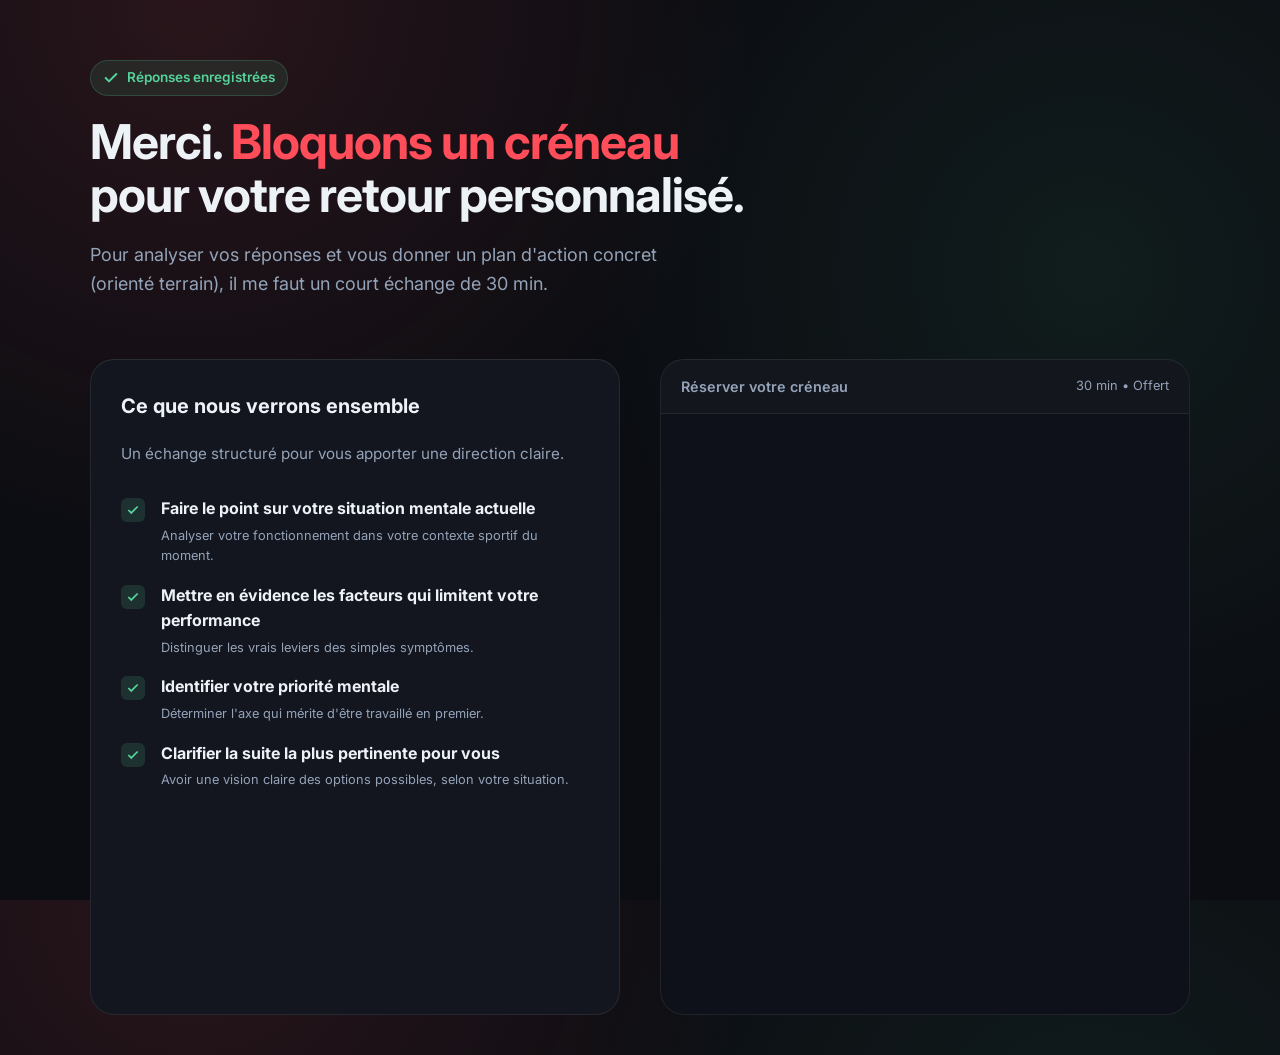
<file: remerciement/index.html>
<!doctype html>
<html lang="fr" class="scroll-smooth">

<head>
    <!-- Google Tag Manager -->
    <script>(function (w, d, s, l, i) {
            w[l] = w[l] || []; w[l].push({
                'gtm.start':
                    new Date().getTime(), event: 'gtm.js'
            }); var f = d.getElementsByTagName(s)[0],
                j = d.createElement(s), dl = l != 'dataLayer' ? '&l=' + l : ''; j.async = true; j.src =
                    'https://www.googletagmanager.com/gtm.js?id=' + i + dl; f.parentNode.insertBefore(j, f);
        })(window, document, 'script', 'dataLayer', 'GTM-N8B9CN6M');</script>
    <!-- End Google Tag Manager -->
    <meta charset="utf-8" />
    <meta name="viewport" content="width=device-width, initial-scale=1" />
    <meta name="robots" content="noindex, nofollow" />
    <title>Remerciement - Préparation Mentale Sportive</title>
    <meta name="description" content="Votre demande est bien enregistrée. Planifiez votre échange." />
    <meta name="theme-color" content="#0b0d12" />

    <!-- Font import (Inter) same as index -->
    <link rel="preconnect" href="https://fonts.googleapis.com">
    <link rel="preconnect" href="https://fonts.gstatic.com" crossorigin>
    <link href="https://fonts.googleapis.com/css2?family=Inter:wght@400;500;600;700;800&display=swap" rel="stylesheet">

    <style>
        /* ---------------------------
      DESIGN SYSTEM (match index.html + simplified draft)
    ----------------------------*/
        :root {
            --bg: #0b0d12;
            --panel: #13161f;
            --panel-border: rgba(255, 255, 255, 0.08);
            --text-main: #edf2f7;
            --text-muted: #94a3b8;
            --brand: #ff4d5a;
            /* Rouge dynamique */
            --brand-glow: rgba(255, 77, 90, 0.4);
            --accent: #55d39b;
            /* Vert validation */
            --radius-md: 16px;
            --radius-lg: 24px;
            --max-w: 1140px;
        }

        /* --- RESET & BASE --- */
        *,
        *::before,
        *::after {
            box-sizing: border-box;
        }

        body {
            margin: 0;
            font-family: "Inter", system-ui, -apple-system, sans-serif;
            background-color: var(--bg);
            background-image:
                radial-gradient(circle at 15% 0%, rgba(255, 77, 90, 0.12), transparent 40%),
                radial-gradient(circle at 85% 30%, rgba(85, 211, 155, 0.08), transparent 40%);
            color: var(--text-main);
            line-height: 1.6;
            -webkit-font-smoothing: antialiased;
            height: 100vh;
            display: flex;
            flex-direction: column;
        }

        a {
            text-decoration: none;
            color: inherit;
            transition: 0.2s;
        }

        /* --- UTILS --- */
        .container {
            width: 100%;
            max-width: var(--max-w);
            margin: 0 auto;
            padding: 0 20px;
            flex: 1;
            display: flex;
            flex-direction: column;
            justify-content: center;
        }

        /* --- COMPONENTS --- */
        .btn {
            display: inline-flex;
            align-items: center;
            justify-content: center;
            gap: 0.5rem;
            padding: 12px 24px;
            border-radius: 99px;
            font-weight: 600;
            font-size: 1rem;
            cursor: pointer;
            border: 1px solid transparent;
            transition: all 0.2s ease;
        }

        .btn-primary {
            background: linear-gradient(135deg, var(--brand), #e63e4b);
            color: white;
            box-shadow: 0 8px 20px -6px var(--brand-glow);
        }

        .btn-primary:hover {
            transform: translateY(-2px);
            box-shadow: 0 12px 24px -6px var(--brand-glow);
        }

        .btn-secondary {
            background: rgba(255, 255, 255, 0.05);
            border-color: var(--panel-border);
            color: var(--text-main);
            font-size: 0.9rem;
            padding: 8px 16px;
        }

        .btn-secondary:hover {
            background: rgba(255, 255, 255, 0.1);
        }

        .pill {
            display: inline-flex;
            align-items: center;
            gap: 8px;
            padding: 6px 12px;
            border-radius: 99px;
            background: rgba(85, 211, 155, 0.1);
            border: 1px solid rgba(85, 211, 155, 0.2);
            color: var(--accent);
            font-weight: 600;
            font-size: 0.85rem;
            margin-bottom: 20px;
        }

        /* --- LAYOUT --- */
        .grid {
            display: grid;
            grid-template-columns: 1fr 1fr;
            gap: 40px;
            align-items: stretch;
            margin-top: 40px;
            margin-bottom: 40px;
        }

        @media (max-width: 900px) {
            .grid {
                grid-template-columns: 1fr;
                gap: 30px;
            }

            body {
                height: auto;
            }

            section {
                padding: 60px 0;
            }
        }

        /* --- TEXT --- */
        h1 {
            font-size: clamp(32px, 5vw, 48px);
            line-height: 1.1;
            margin: 0 0 20px;
            letter-spacing: -1px;
        }

        .shine {
            color: transparent;
            background: linear-gradient(90deg, #fff, #cbd5e1);
            -webkit-background-clip: text;
            background-clip: text;
        }

        .accent {
            color: var(--brand);
        }

        .lead {
            font-size: 1.125rem;
            color: var(--text-muted);
            margin-bottom: 20px;
            max-width: 600px;
        }

        /* --- CARDS --- */
        .card {
            background: var(--panel);
            border: 1px solid var(--panel-border);
            border-radius: var(--radius-lg);
            padding: 30px;
            border-top: 1px solid rgba(255, 255, 255, 0.1);
            transition: transform 0.3s ease, border-color 0.3s ease, box-shadow 0.3s ease;
        }

        .card:hover {
            transform: translateY(-4px);
            border-color: rgba(255, 77, 90, 0.35);
            box-shadow: 0 16px 40px -10px rgba(0, 0, 0, 0.5), 0 0 0 1px rgba(255, 77, 90, 0.15);
        }

        .embed-card {
            background: #0f111a;
            overflow: hidden;
            padding: 0;
            display: flex;
            flex-direction: column;
        }

        .list {
            margin: 0;
            padding: 0;
            list-style: none;
            display: grid;
            gap: 16px;
        }

        .li {
            display: flex;
            gap: 16px;
            align-items: flex-start;
        }

        .icon-box {
            width: 24px;
            height: 24px;
            background: rgba(85, 211, 155, 0.15);
            color: var(--accent);
            border-radius: 6px;
            display: flex;
            align-items: center;
            justify-content: center;
            flex-shrink: 0;
            margin-top: 2px;
        }

        .li-content h4 {
            margin: 0 0 4px;
            font-size: 1rem;
            color: var(--text-main);
        }

        .li-content p {
            margin: 0;
            font-size: 0.8rem;
            color: var(--text-muted);
        }

        /* --- ANIMATIONS --- */
        .fade-up {
            animation: fadeUp 0.6s cubic-bezier(0.2, 0.8, 0.2, 1) forwards;
            opacity: 0;
            transform: translateY(20px);
        }

        .delay-1 {
            animation-delay: 0.1s;
        }

        .delay-2 {
            animation-delay: 0.2s;
        }

        .delay-3 {
            animation-delay: 0.3s;
        }

        @keyframes fadeUp {
            to {
                opacity: 1;
                transform: translateY(0);
            }
        }
    </style>
</head>

<body>
    <!-- Google Tag Manager (noscript) -->
    <noscript><iframe src="https://www.googletagmanager.com/ns.html?id=GTM-N8B9CN6M" height="0" width="0"
            style="display:none;visibility:hidden"></iframe></noscript>
    <!-- End Google Tag Manager (noscript) -->

    <section style="flex-grow: 1; display: flex; flex-direction: column; justify-content: center; padding-top: 60px;">
        <div class="container">

            <!-- HEADER CONTENT -->
            <div style="max-width: 800px;" class="fade-up">
                <div class="pill">
                    <svg width="16" height="16" viewBox="0 0 24 24" fill="none" stroke="currentColor" stroke-width="3"
                        stroke-linecap="round" stroke-linejoin="round">
                        <polyline points="20 6 9 17 4 12"></polyline>
                    </svg>
                    Réponses enregistrées
                </div>

                <h1>
                    Merci. <span class="accent">Bloquons un créneau</span><br>
                    pour votre retour personnalisé.
                </h1>

                <p class="lead">
                    Pour analyser vos réponses et vous donner un plan d'action concret (orienté terrain), il me faut un
                    court échange de 30 min.
                </p>
            </div>

            <div class="grid">
                <!-- LEFT: RECAP (Simplified) -->
                <div class="card fade-up delay-1">
                    <h3 style="margin-top: 0; font-size: 1.25rem;">Ce que nous verrons ensemble</h3>
                    <p style="color: var(--text-muted); font-size: 0.95rem; margin-bottom: 30px;">
                        Un échange structuré pour vous apporter une direction claire.
                    </p>

                    <ul class="list">
                        <li class="li">
                            <div class="icon-box">
                                <svg width="14" height="14" viewBox="0 0 24 24" fill="none" stroke="currentColor"
                                    stroke-width="3">
                                    <polyline points="20 6 9 17 4 12"></polyline>
                                </svg>
                            </div>
                            <div class="li-content">
                                <h4>Faire le point sur votre situation mentale actuelle</h4>
                                <p>Analyser votre fonctionnement dans votre contexte sportif du moment.</p>
                            </div>
                        </li>
                        <li class="li">
                            <div class="icon-box">
                                <svg width="14" height="14" viewBox="0 0 24 24" fill="none" stroke="currentColor"
                                    stroke-width="3">
                                    <polyline points="20 6 9 17 4 12"></polyline>
                                </svg>
                            </div>
                            <div class="li-content">
                                <h4>Mettre en évidence les facteurs qui limitent votre performance</h4>
                                <p>Distinguer les vrais leviers des simples symptômes.</p>
                            </div>
                        </li>
                        <li class="li">
                            <div class="icon-box">
                                <svg width="14" height="14" viewBox="0 0 24 24" fill="none" stroke="currentColor"
                                    stroke-width="3">
                                    <polyline points="20 6 9 17 4 12"></polyline>
                                </svg>
                            </div>
                            <div class="li-content">
                                <h4>Identifier votre priorité mentale</h4>
                                <p>Déterminer l'axe qui mérite d'être travaillé en premier.</p>
                            </div>
                        </li>
                        <li class="li">
                            <div class="icon-box">
                                <svg width="14" height="14" viewBox="0 0 24 24" fill="none" stroke="currentColor"
                                    stroke-width="3">
                                    <polyline points="20 6 9 17 4 12"></polyline>
                                </svg>
                            </div>
                            <div class="li-content">
                                <h4>Clarifier la suite la plus pertinente pour vous</h4>
                                <p>Avoir une vision claire des options possibles, selon votre situation.</p>
                            </div>
                        </li>
                    </ul>
                </div>

                <!-- RIGHT: CALENDLY EMBED -->
                <div class="card embed-card fade-up delay-2">
                    <div
                        style="padding: 15px 20px; background: rgba(255,255,255,0.02); border-bottom: 1px solid var(--panel-border); display: flex; justify-content: space-between; align-items: center;">
                        <span style="font-weight: 600; font-size: 0.9rem; color: var(--text-muted);">Réserver votre
                            créneau</span>
                        <span style="font-size: 0.8rem; color: var(--text-muted);">30 min • Offert</span>
                    </div>
                    <div style="flex-grow: 1; min-height: 600px;">
                        <!-- Calendly inline widget begin -->
                        <div class="calendly-inline-widget"
                            data-url="https://calendly.com/contact-pms2c-zmbl/30min?hide_landing_page_details=1&hide_event_type_details=1&background_color=13161f&text_color=edf2f7&primary_color=ff4d5a"
                            style="min-width:320px;height:600px;"></div>
                        <script type="text/javascript" src="https://assets.calendly.com/assets/external/widget.js"
                            async></script>
                        <!-- Calendly inline widget end -->
                    </div>
                </div>

            </div>
        </div>
    </section>

</body>

</html>
</file>
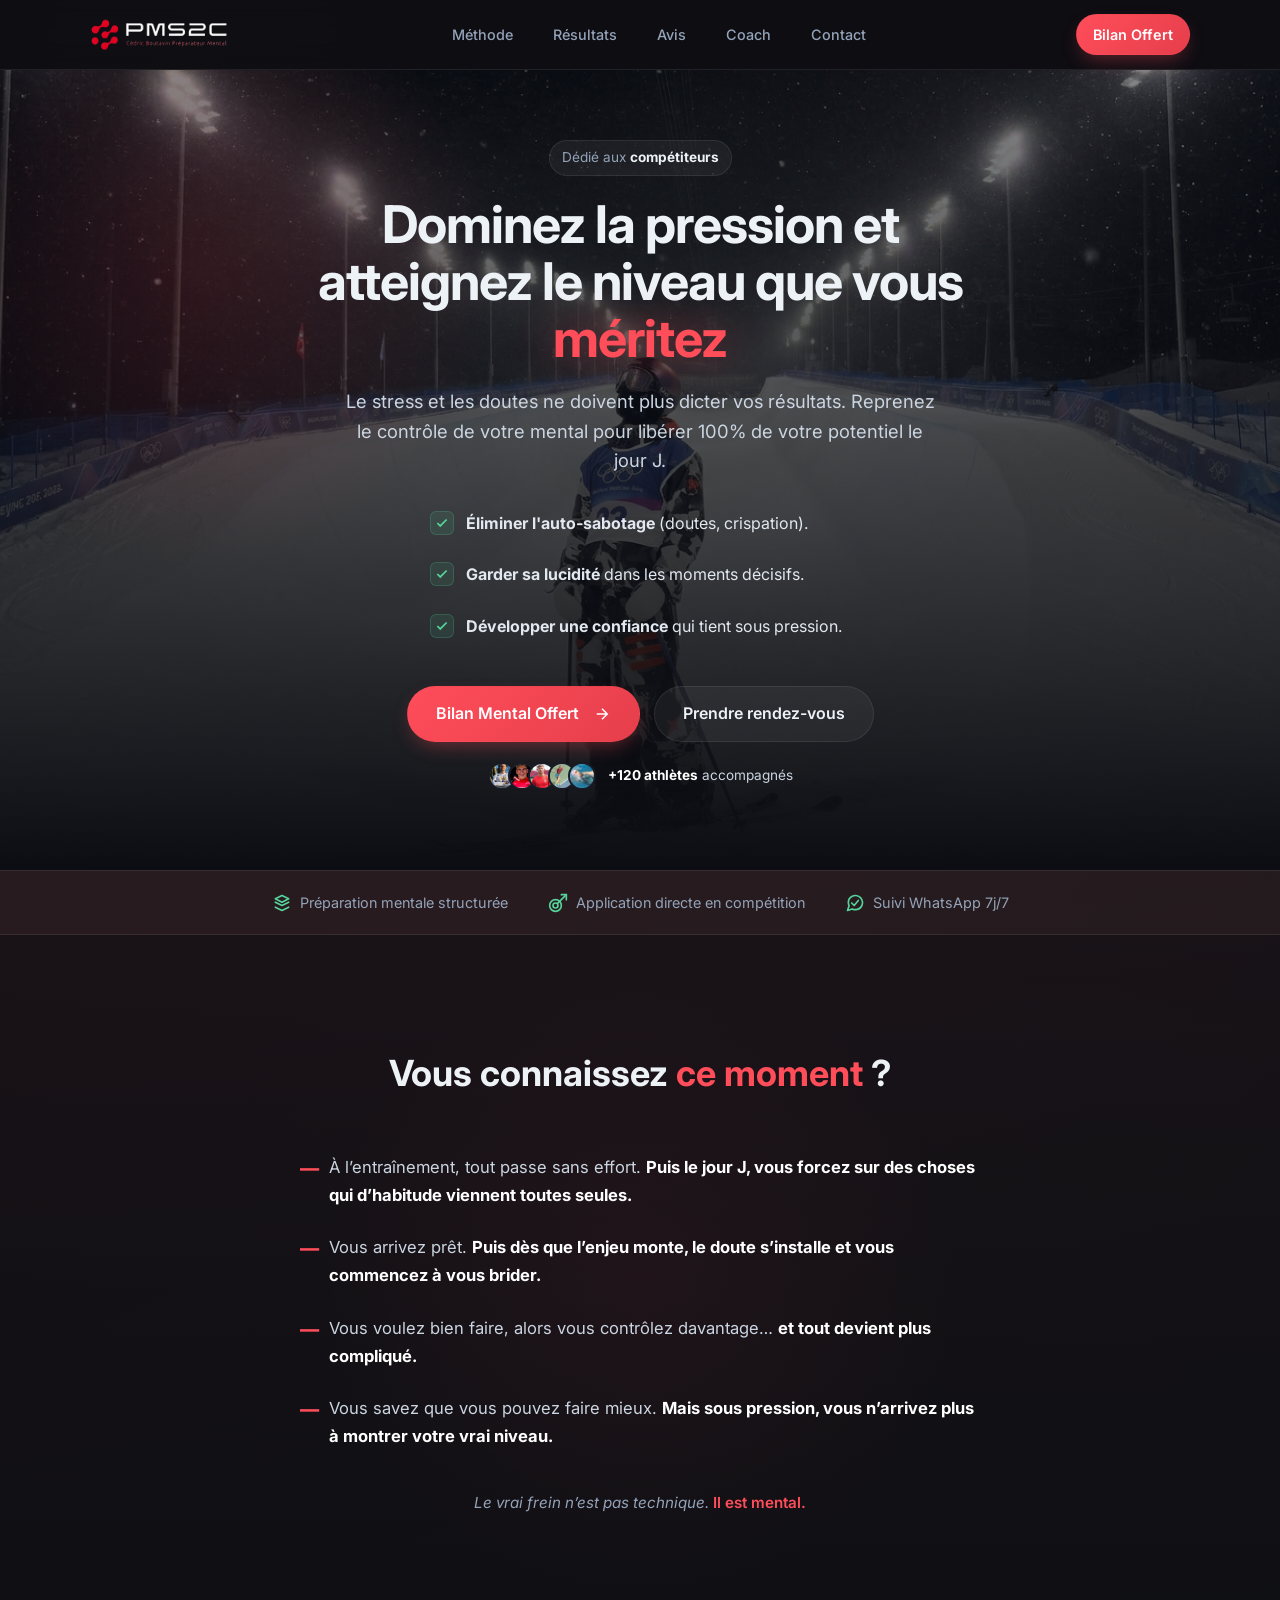
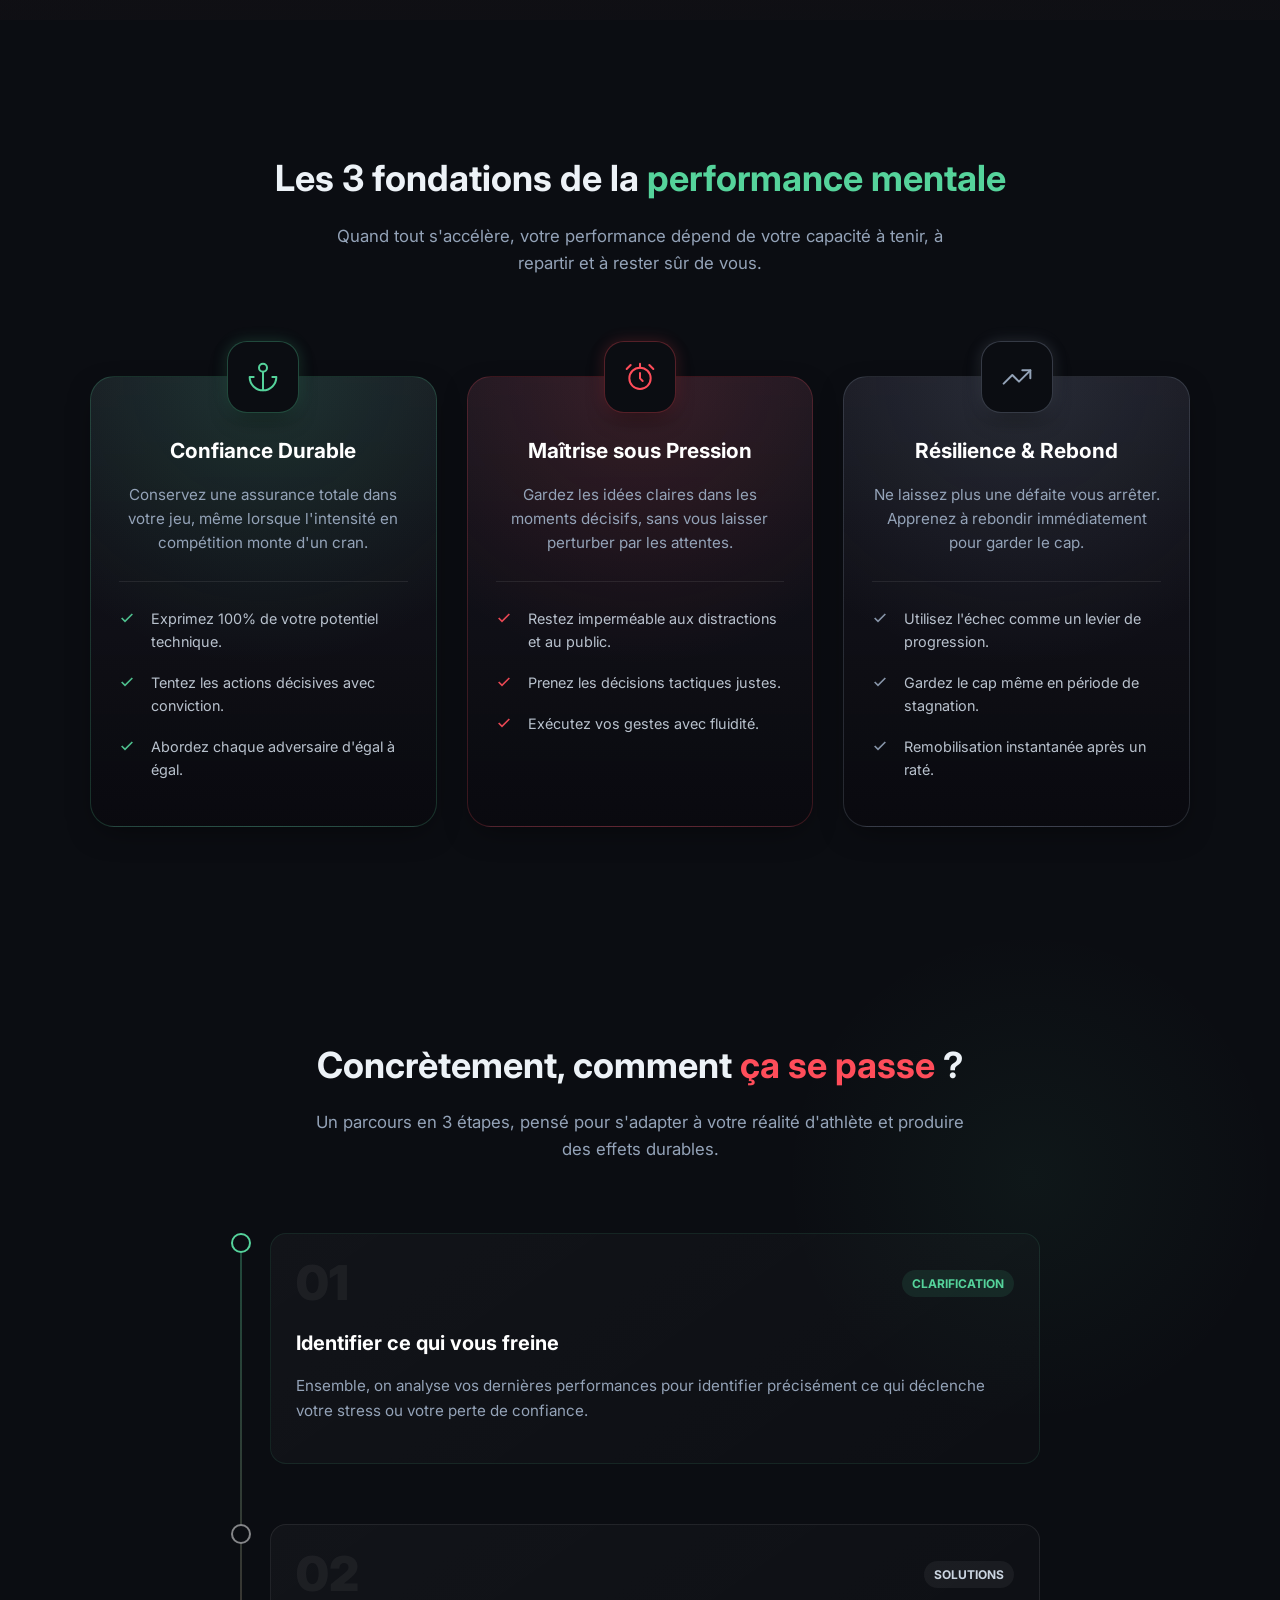
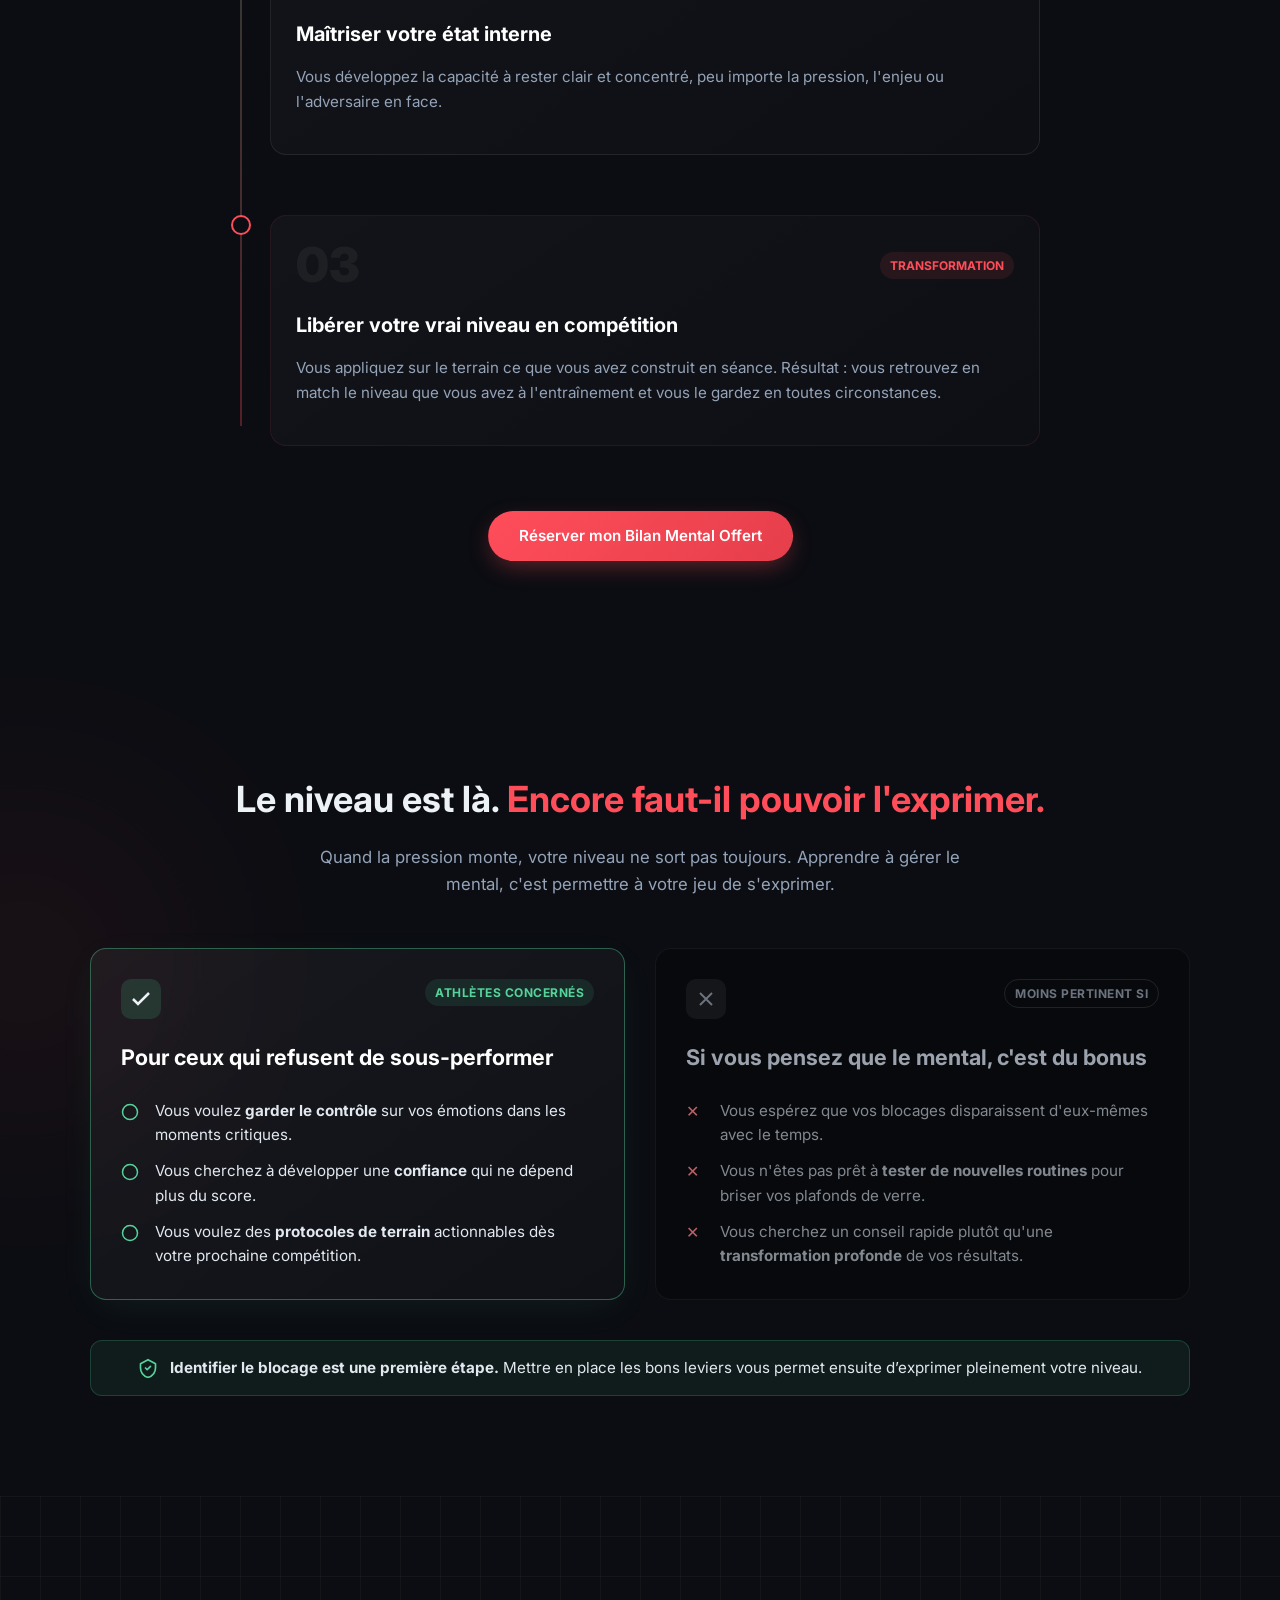
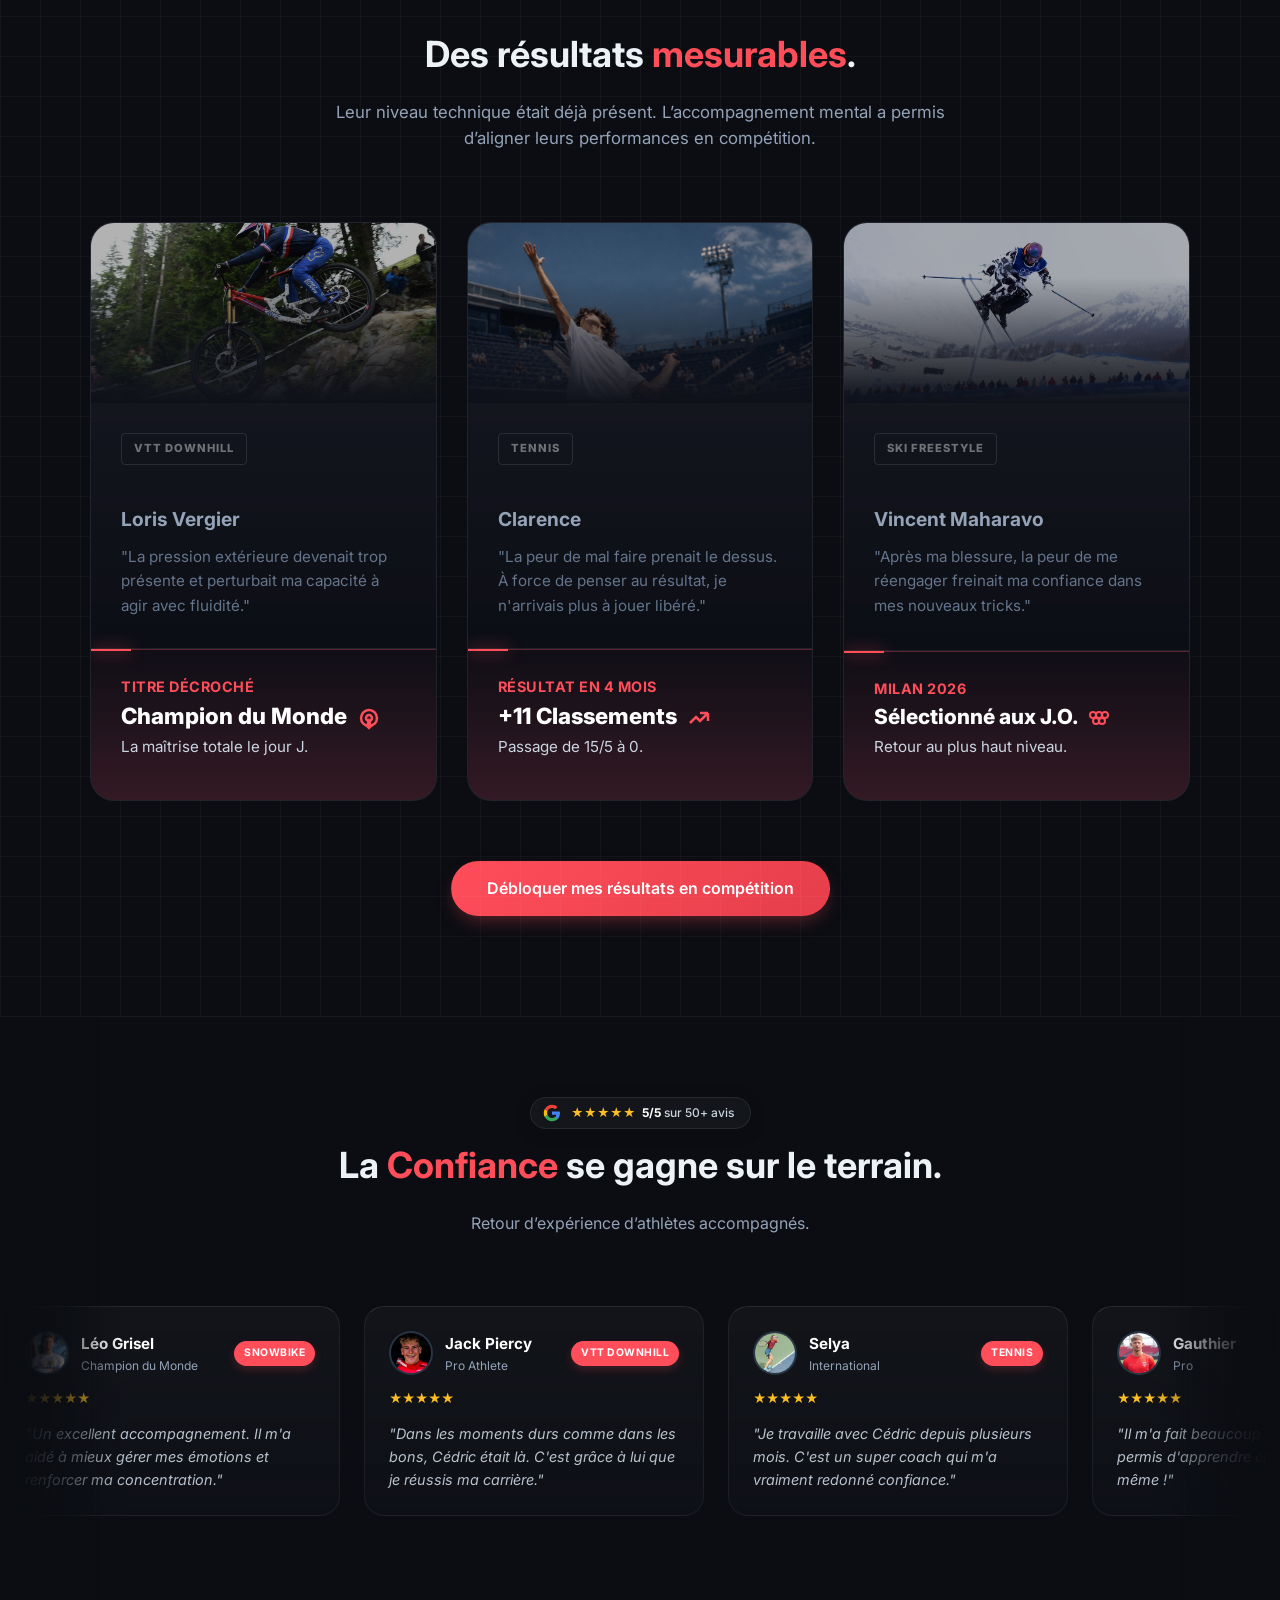
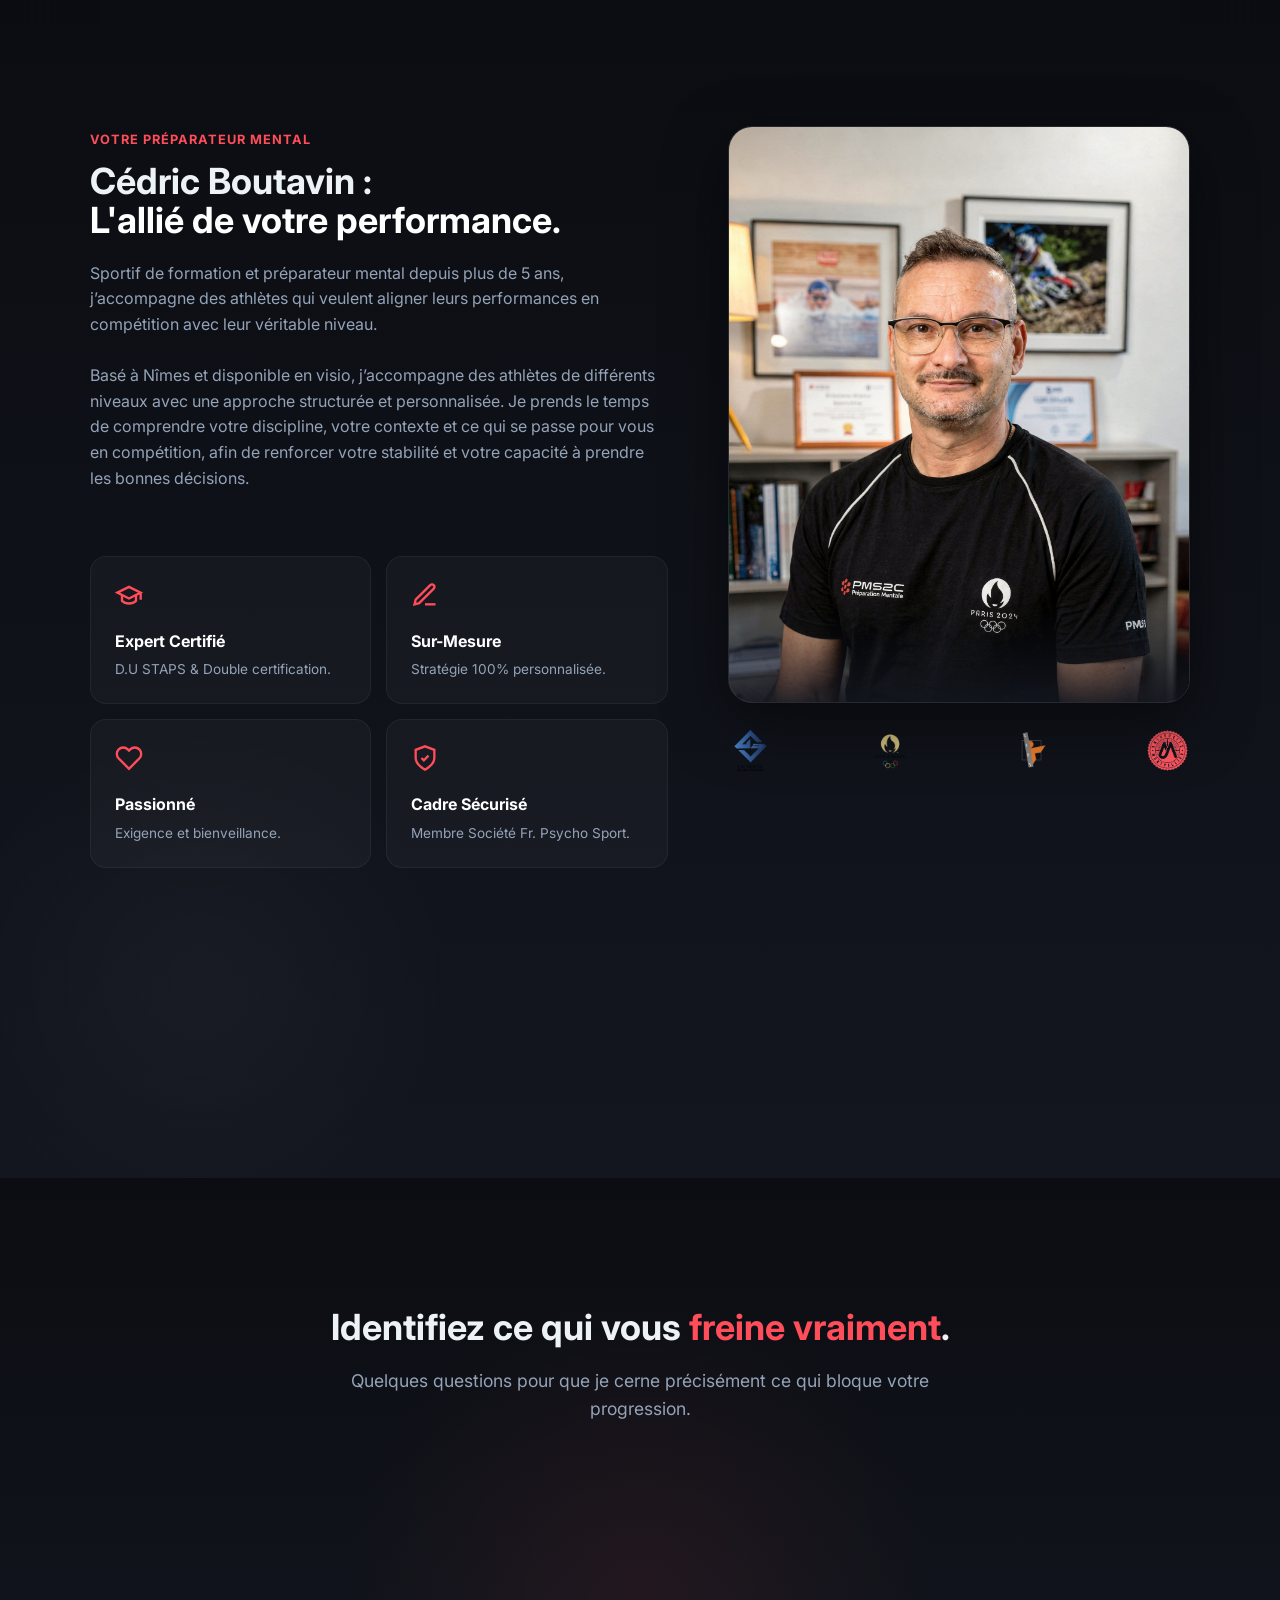
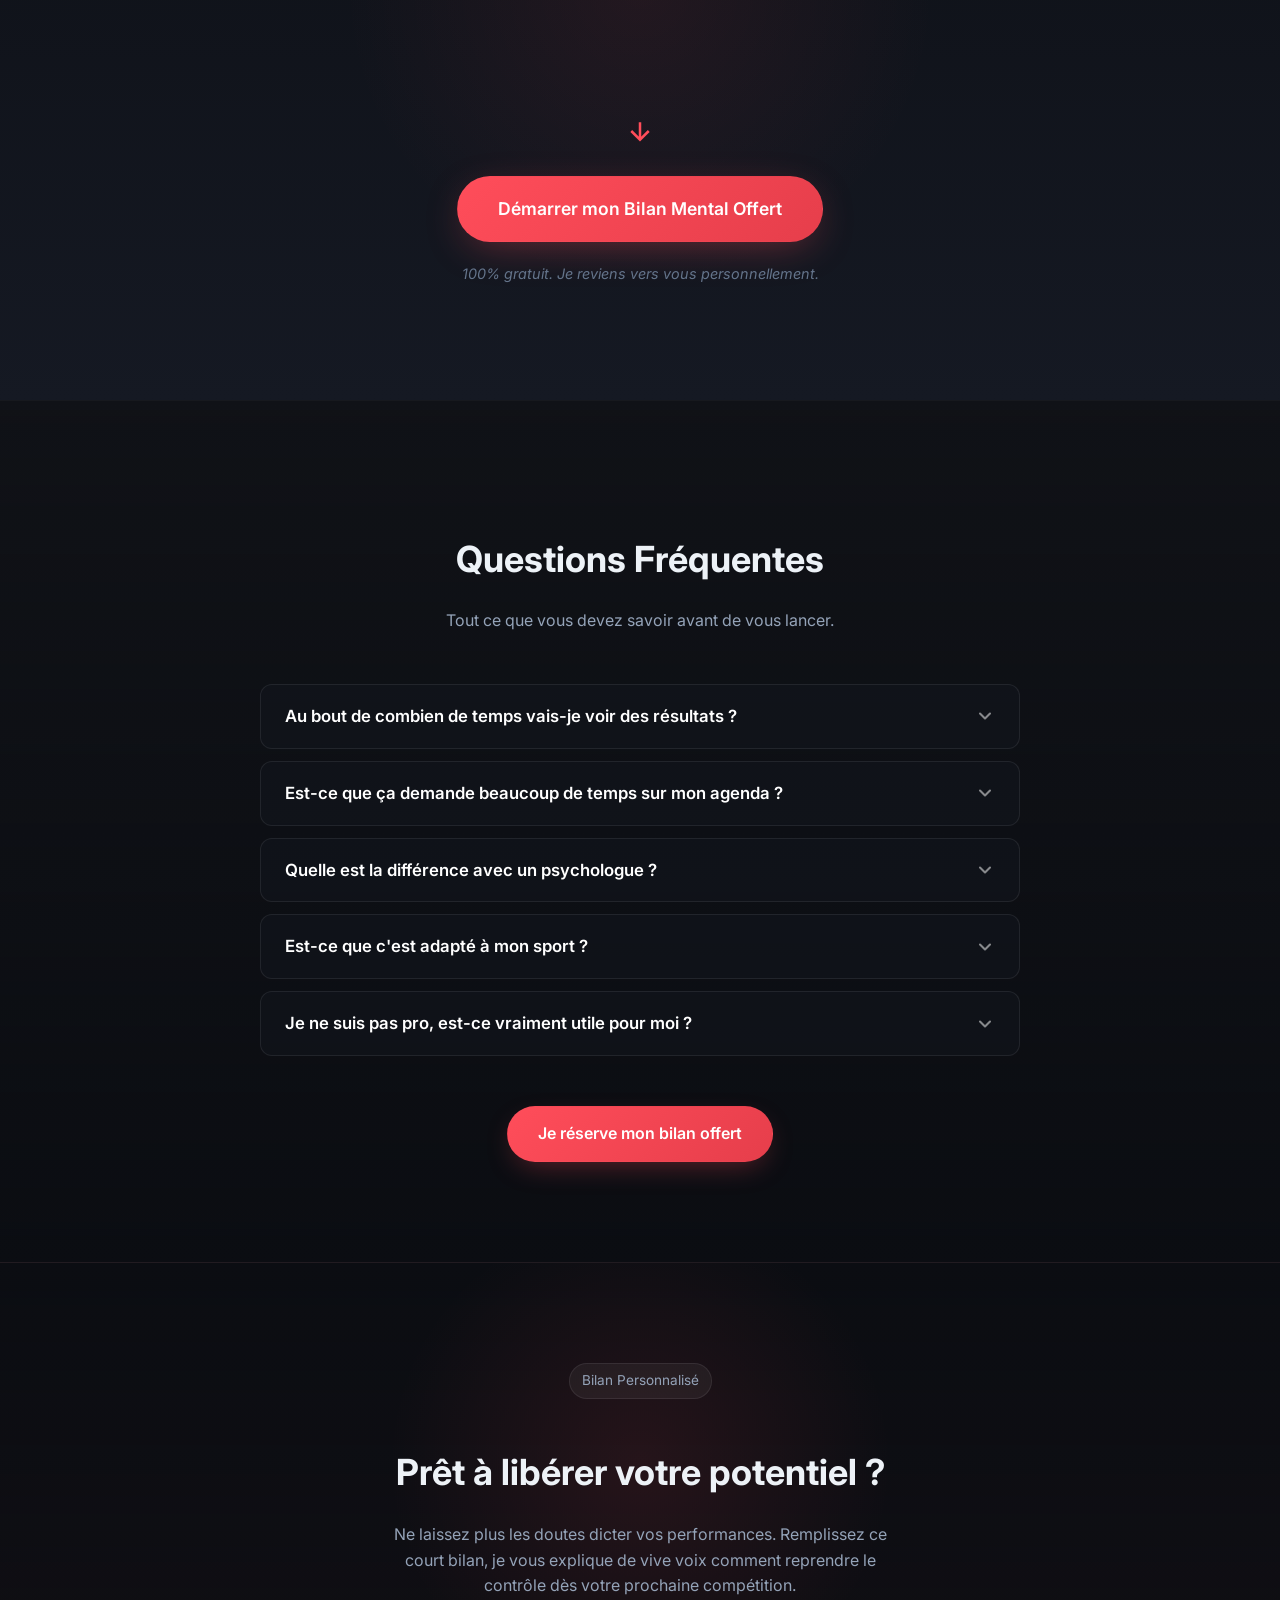
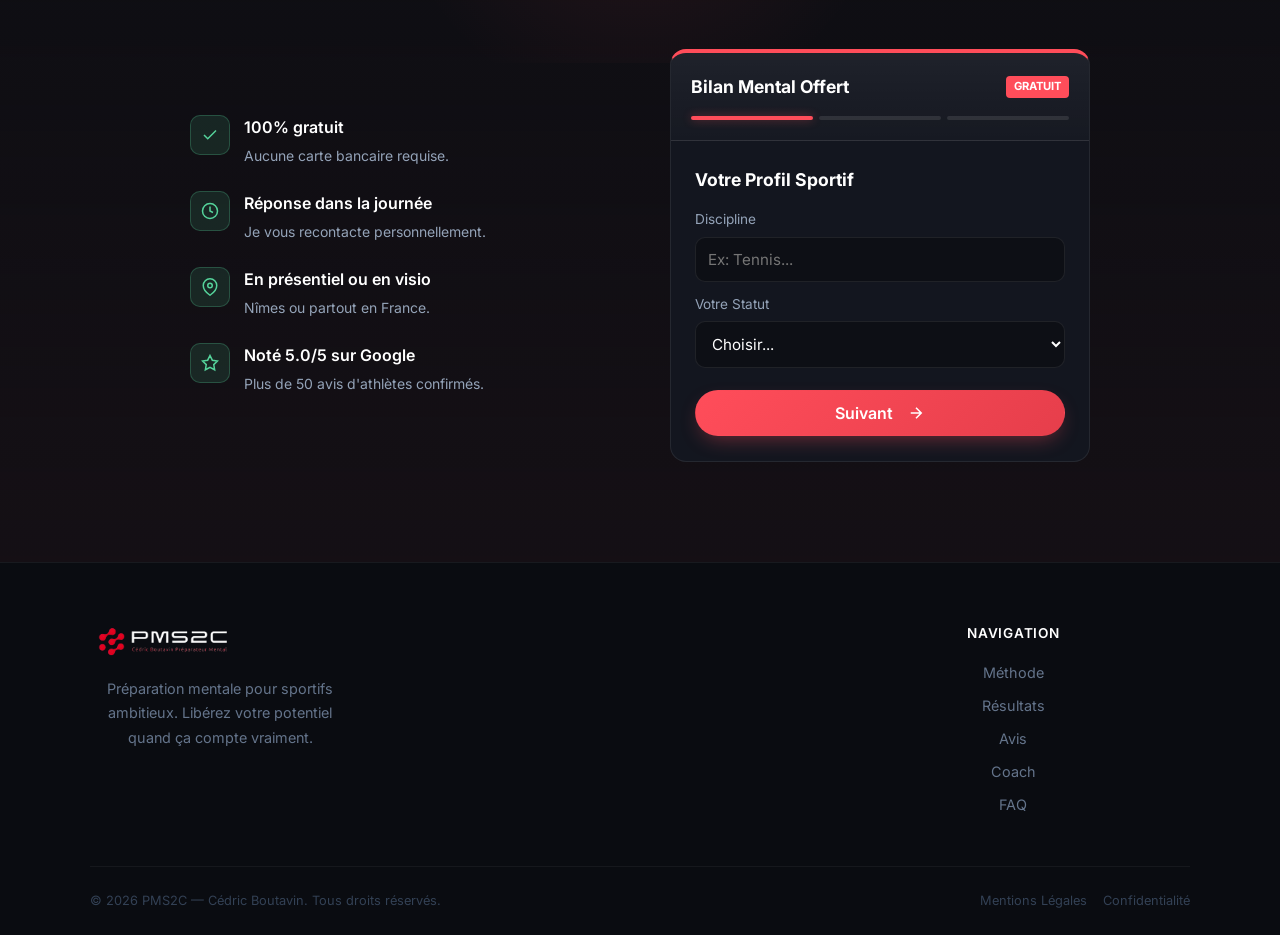
<file: index-v1-archive.html>
<!DOCTYPE html>
<html lang="fr" class="scroll-smooth">

<head>
  <!-- Google Tag Manager -->
  <script>(function (w, d, s, l, i) {
      w[l] = w[l] || []; w[l].push({
        'gtm.start':
          new Date().getTime(), event: 'gtm.js'
      }); var f = d.getElementsByTagName(s)[0],
        j = d.createElement(s), dl = l != 'dataLayer' ? '&l=' + l : ''; j.async = true; j.src =
          'https://www.googletagmanager.com/gtm.js?id=' + i + dl; f.parentNode.insertBefore(j, f);
    })(window, document, 'script', 'dataLayer', 'GTM-N8B9CN6M');</script>
  <!-- End Google Tag Manager -->
  <meta charset="utf-8" />
  <meta name="viewport" content="width=device-width, initial-scale=1" />
  <title>Préparation Mentale Sportive — Libérez votre potentiel</title>
  <meta name="description"
    content="Coaching mental pour compétiteurs : gérez le stress, boostez votre confiance et performez quand ça compte. Bilan offert." />

  <meta property="og:type" content="website" />
  <meta property="og:title" content="Préparation Mentale — Performez quand ça compte" />
  <meta property="og:description"
    content="Arrêtez de perdre vos moyens en compétition. Méthode concrète pour sportifs ambitieux." />
  <meta name="theme-color" content="#0b0d12" />
  <link rel="icon" type="image/png" href="assets/images/favicon.png" />
  <link rel="preconnect" href="https://fonts.googleapis.com">
  <link rel="preconnect" href="https://fonts.gstatic.com" crossorigin>
  <link href="https://fonts.googleapis.com/css2?family=Inter:wght@400;500;600;700;800&display=swap" rel="stylesheet">

  <style>
    :root {
      /* ... autres variables ... */

      /* Palette */
      --bg: #0b0d12;
      --panel: #13161f;
      --panel-border: rgba(255, 255, 255, 0.08);
      --text-main: #edf2f7;
      --text-muted: #94a3b8;

      /* Brand Colors */
      --brand: #ff4d5a;
      /* Rouge dynamique */
      --brand-glow: rgba(255, 77, 90, 0.4);
      --accent: #55d39b;
      /* Vert validation/succès */

      /* Spacing & Sizes */
      --max-w: 1140px;
      --radius-sm: 8px;
      --radius-md: 16px;
      --radius-lg: 24px;
      --header-h: 70px;

      /* Typography clamp */
      --h1: clamp(32px, 5vw, 52px);
      --h2: clamp(28px, 4.5vw, 36px);
      --body: clamp(15px, 1.1vw, 17px);
    }

    /* --- RESET & BASE --- */
    *,
    *::before,
    *::after {
      box-sizing: border-box;
    }

    body {
      margin: 0;
      font-family: "Inter", system-ui, -apple-system, sans-serif;
      background-color: var(--bg);
      background-image: radial-gradient(circle at 15% 0%,
          rgba(255, 77, 90, 0.12),
          transparent 40%),
        radial-gradient(circle at 85% 30%,
          rgba(85, 211, 155, 0.08),
          transparent 40%);
      color: var(--text-main);
      line-height: 1.6;
      -webkit-font-smoothing: antialiased;
    }

    a {
      text-decoration: none;
      color: inherit;
      transition: 0.2s;
    }

    button,
    input,
    select,
    textarea {
      font-family: inherit;
    }

    ul {
      padding: 0;
      margin: 0;
      list-style: none;
    }

    img {
      max-width: 100%;
      display: block;
    }

    /* --- UTILS --- */
    .wrap {
      width: 100%;
      max-width: var(--max-w);
      margin: 0 auto;
      padding: 0 20px;
    }

    .grid {
      display: grid;
      gap: 2rem;
    }

    .flex {
      display: flex;
      gap: 1rem;
      align-items: center;
    }

    .flex-col {
      flex-direction: column;
    }

    .text-center {
      text-align: center;
    }

    .text-brand {
      color: var(--brand);
    }

    .text-accent {
      color: var(--accent);
    }

    .hidden-mobile {
      display: flex;
    }

    .visible-mobile {
      display: none;
    }

    @media (max-width: 768px) {
      :root {
        --h2: 32px;
      }

      .section-title h2 {
        line-height: 1.1;
      }

      .hidden-mobile {
        display: none !important;
      }

      .visible-mobile {
        display: block !important;
      }

      .grid-2,
      .grid-3 {
        grid-template-columns: 1fr !important;
      }

      /* Trust strip mobile: infinite marquee */
      .trust-strip {
        border: none;
        padding: 15px 0;
      }

      .trust-track {
        flex-wrap: nowrap;
        gap: 24px;
        justify-content: flex-start;
        animation: marquee-scroll 18s linear infinite;
        width: max-content;
      }

      /* Show duplicate items on mobile for seamless loop */
      .trust-item:nth-child(n+4) {
        display: flex !important;
      }

      .trust-item {
        flex-shrink: 0;
        background: rgba(255, 255, 255, 0.05);
        border: 1px solid rgba(255, 255, 255, 0.08);
        border-radius: 99px;
        padding: 8px 16px;
        font-size: 0.8rem;
        white-space: nowrap;
      }
    }

    /* --- COMPONENTS --- */

    /* Buttons */
    .btn {
      display: inline-flex;
      align-items: center;
      justify-content: center;
      gap: 0.5rem;
      padding: 12px 24px;
      border-radius: 99px;
      font-weight: 600;
      font-size: 1rem;
      cursor: pointer;
      border: 1px solid transparent;
      transition: all 0.2s ease;
    }

    .btn-primary {
      background: linear-gradient(135deg, var(--brand), #e63e4b);
      color: white;
      box-shadow: 0 8px 20px -6px var(--brand-glow);
    }

    .btn-primary:hover {
      box-shadow: 0 12px 24px -6px var(--brand-glow);
    }

    @media (min-width: 901px) {
      .btn-primary:hover {
        transform: translateY(-2px);
      }
    }

    .btn-secondary {
      background: rgba(255, 255, 255, 0.05);
      border-color: var(--panel-border);
      color: var(--text-main);
    }

    .btn-secondary:hover {
      background: rgba(255, 255, 255, 0.1);
    }

    .btn-full {
      width: 100%;
    }

    /* Cards */
    .card {
      background: var(--panel);
      border: 1px solid var(--panel-border);
      border-radius: var(--radius-md);
      padding: 24px;
    }

    /* Section Spacing */
    section {
      padding: 80px 0;
    }

    /* --- HEADER --- */
    .header {
      position: sticky;
      top: 0;
      z-index: 50;
      height: var(--header-h);
      background: rgba(11, 13, 18, 0.85);
      backdrop-filter: blur(12px);
      border-bottom: 1px solid var(--panel-border);
      display: flex;
      align-items: center;
    }

    .header-inner {
      justify-content: space-between;
      width: 100%;
    }

    .logo {
      font-weight: 800;
      font-size: 1.1rem;
      letter-spacing: -0.5px;
      display: flex;
      align-items: center;
      gap: 8px;
    }

    .logo-dot {
      width: 10px;
      height: 10px;
      background: var(--brand);
      border-radius: 50%;
      box-shadow: 0 0 10px var(--brand);
    }

    .nav-link {
      color: var(--text-muted);
      font-size: 0.9rem;
      font-weight: 500;
    }

    .nav-link:hover {
      color: var(--text-main);
    }

    /* Header mobile : logo gauche + burger */
    @media (max-width: 900px) {
      .header {
        position: sticky;
        height: 58px;
      }

      .header .header-inner {
        justify-content: space-between;
      }

      .header .header-inner nav,
      .header .header-inner .header-cta-desktop {
        display: none;
      }

      .header .header-inner a:first-child img {
        height: 34px;
        margin: 0;
      }
    }

    /* Burger button */
    .burger-btn {
      display: none;
      flex-direction: column;
      justify-content: center;
      gap: 5px;
      width: 40px;
      height: 40px;
      padding: 8px;
      background: rgba(255,255,255,0.06);
      border: 1px solid rgba(255,255,255,0.1);
      border-radius: 8px;
      cursor: pointer;
      z-index: 200;
    }
    .burger-btn span {
      display: block;
      height: 2px;
      background: var(--text-main);
      border-radius: 2px;
      transition: transform 0.3s, opacity 0.3s;
    }
    .burger-btn.is-open span:nth-child(1) { transform: translateY(7px) rotate(45deg); }
    .burger-btn.is-open span:nth-child(2) { opacity: 0; }
    .burger-btn.is-open span:nth-child(3) { transform: translateY(-7px) rotate(-45deg); }

    @media (max-width: 900px) {
      .burger-btn { display: flex; }
    }

    /* Mobile nav overlay */
    .mobile-nav {
      display: none;
      position: fixed;
      inset: 0;
      background: rgba(11,13,18,0.97);
      z-index: 150;
      flex-direction: column;
      align-items: center;
      justify-content: center;
      gap: 0;
      opacity: 0;
      transition: opacity 0.3s ease;
    }
    .mobile-nav.is-open {
      display: flex;
      opacity: 1;
    }
    .mobile-nav a.mobile-nav-link {
      font-size: 1.6rem;
      font-weight: 700;
      color: var(--text-main);
      padding: 16px 32px;
      border-bottom: 1px solid rgba(255,255,255,0.06);
      width: 100%;
      text-align: center;
      transition: color 0.2s;
    }
    .mobile-nav a.mobile-nav-link:hover { color: var(--brand); }
    .mobile-nav .mobile-nav-cta {
      margin-top: 30px;
      padding: 16px 40px;
      font-size: 1.05rem;
    }

    /* --- HERO --- */
    .hero {
      padding: 60px 0 80px;
      position: relative;
    }



    .hero-grid {
      display: grid;
      grid-template-columns: 1fr;
      gap: 40px;
      align-items: center;
      max-width: 760px;
      margin: 0 auto;
      text-align: center;
    }

    /* Hide hero inline form (moved to dedicated bottom section) */
    .hero-form-card { display: none !important; }

    /* Hero Left */
    .tagline {
      display: inline-block;
      padding: 6px 12px;
      background: rgba(255, 255, 255, 0.05);
      border: 1px solid var(--panel-border);
      border-radius: 99px;
      font-size: 0.85rem;
      color: var(--text-muted);
      margin-bottom: 20px;
    }

    .tagline b {
      color: var(--text-main);
    }

    h1 {
      font-size: var(--h1);
      line-height: 1.1;
      margin: 0 0 20px;
      letter-spacing: -1px;
    }

    .hero p {
      font-size: 1.125rem;
      color: var(--text-muted);
      margin-bottom: 30px;
      max-width: 500px;
    }

    .check-list li {
      display: flex;
      gap: 12px;
      margin-bottom: 12px;
      align-items: flex-start;
    }

    .icon-box {
      width: 24px;
      height: 24px;
      background: rgba(85, 211, 155, 0.15);
      color: var(--accent);
      border-radius: 6px;
      display: flex;
      align-items: center;
      justify-content: center;
      flex-shrink: 0;
    }

    .icon-box svg {
      width: 14px;
      height: 14px;
      stroke-width: 3;
    }

    /* Hero Form (The Money Maker) */
    .hero-form-card {
      background: #151923;
      border: 1px solid rgba(255, 255, 255, 0.1);
      border-radius: var(--radius-lg);
      overflow: hidden;
      box-shadow: 0 20px 40px -10px rgba(0, 0, 0, 0.5);
    }

    .form-header {
      background: rgba(255, 255, 255, 0.03);
      padding: 20px;
      border-bottom: 1px solid var(--panel-border);
      display: flex;
      gap: 15px;
      align-items: center;
    }

    .coach-avatar {
      width: 48px;
      height: 48px;
      background: linear-gradient(to bottom right, #333, #111);
      border-radius: 12px;
      display: grid;
      place-items: center;
      font-size: 10px;
      text-align: center;
      color: #777;
      border: 1px solid var(--panel-border);
    }

    .form-body {
      padding: 24px;
    }

    .input-group {
      margin-bottom: 12px;
    }

    .input-row {
      display: grid;
      grid-template-columns: 1fr 1fr;
      gap: 12px;
    }

    label {
      font-size: 0.85rem;
      color: var(--text-muted);
      margin-bottom: 6px;
      display: block;
    }

    input,
    select,
    textarea {
      width: 100%;
      background: rgba(0, 0, 0, 0.3);
      border: 1px solid var(--panel-border);
      border-radius: 10px;
      padding: 12px;
      color: white;
      font-size: 0.95rem;
      transition: 0.2s;
    }

    input:focus,
    select:focus,
    textarea:focus {
      outline: none;
      border-color: var(--brand);
      background: rgba(0, 0, 0, 0.5);
      box-shadow: 0 0 0 3px rgba(255, 77, 90, 0.1);
    }

    /* --- TRUST STRIP --- */
    .trust-strip {
      border-top: 1px solid var(--panel-border);
      border-bottom: 1px solid var(--panel-border);
      padding: 20px 0;
      background: rgba(255, 255, 255, 0.02);
      overflow: hidden;
    }

    .trust-grid {
      color: var(--text-muted);
      font-size: 0.9rem;
    }

    .trust-track {
      display: flex;
      flex-wrap: wrap;
      justify-content: center;
      gap: 20px 40px;
    }

    /* Hide duplicate items on desktop */
    .trust-item:nth-child(n+4) {
      display: none;
    }

    .trust-item {
      display: flex;
      gap: 8px;
      align-items: center;
    }

    @keyframes marquee-scroll {
      0% { transform: translateX(0); }
      100% { transform: translateX(-50%); }
    }

    /* --- FEATURES / FOR WHO --- */
    .section-title {
      margin-bottom: 40px;
    }

    .section-title h2 {
      font-size: var(--h2);
      margin-bottom: 10px;
    }

    .section-title p {
      color: var(--text-muted);
      max-width: 600px;
    }

    .grid-2 {
      display: grid;
      grid-template-columns: 1fr 1fr;
      gap: 30px;
    }

    .grid-3 {
      display: grid;
      grid-template-columns: 1fr 1fr 1fr;
      gap: 30px;
    }

    .feature-box {
      padding: 30px;
      background: rgba(255, 255, 255, 0.03);
      border: 1px solid var(--panel-border);
      border-radius: var(--radius-md);
      transition: 0.3s;
    }

    .feature-box:hover {
      background: rgba(255, 255, 255, 0.05);
    }

    @media (min-width: 901px) {
      .feature-box:hover {
        transform: translateY(-3px);
      }
    }

    .feature-icon {
      width: 40px;
      height: 40px;
      margin-bottom: 16px;
      display: grid;
      place-items: center;
      background: rgba(255, 255, 255, 0.05);
      border-radius: 10px;
      color: var(--text-main);
    }

    .feature-box h3 {
      margin: 0 0 8px;
      font-size: 1.2rem;
    }

    .feature-box p {
      color: var(--text-muted);
      font-size: 0.95rem;
      margin: 0;
    }

    /* --- TESTIMONIALS --- */
    .quote-card {
      position: relative;
      background: linear-gradient(180deg,
          rgba(255, 255, 255, 0.05),
          rgba(255, 255, 255, 0.02));
    }

    .quote-text {
      font-size: 1.05rem;
      font-style: italic;
      color: #e2e8f0;
      margin-bottom: 15px;
    }

    .quote-author {
      display: flex;
      gap: 10px;
      align-items: center;
      font-size: 0.85rem;
      color: var(--text-muted);
    }

    .quote-badge {
      background: rgba(255, 255, 255, 0.1);
      padding: 2px 8px;
      border-radius: 4px;
      font-size: 0.75rem;
    }

    /* --- FAQ --- */
    details {
      background: rgba(255, 255, 255, 0.02);
      border: 1px solid var(--panel-border);
      border-radius: var(--radius-sm);
      margin-bottom: 10px;
      overflow: hidden;
    }

    summary {
      padding: 16px 20px;
      cursor: pointer;
      font-weight: 600;
      display: flex;
      justify-content: space-between;
      align-items: center;
      list-style: none;
    }

    summary::-webkit-details-marker {
      display: none;
    }

    summary:hover {
      background: rgba(255, 255, 255, 0.04);
    }

    details[open] summary {
      border-bottom: 1px solid var(--panel-border);
      color: var(--brand);
    }

    details p {
      padding: 20px;
      margin: 0;
      color: var(--text-muted);
      font-size: 0.95rem;
    }

    .chev {
      transition: 0.2s;
    }

    details[open] .chev {
      transform: rotate(180deg);
    }



    /* --- FOOTER --- */
    footer {
      padding: 60px 0;
      border-top: 1px solid var(--panel-border);
      text-align: center;
      color: var(--text-muted);
      font-size: 0.9rem;
    }
  </style>

  <!-- Structured Data JSON-LD (SEO / AEO Optimization) -->
  <script type="application/ld+json">
  {
    "@context": "https://schema.org",
    "@graph": [
      {
        "@type": "LocalBusiness",
        "@id": "https://www.pms2c.com/#business",
        "name": "PMS2C — Préparation Mentale Sportive",
        "description": "Coaching mental pour compétiteurs : gestion du stress, confiance en soi et performance en compétition. Plus de 120 athlètes accompagnés.",
        "url": "https://www.pms2c.com",
        "image": "https://www.pms2c.com/assets/images/logo-pms2c-bg.png",
        "founder": {
          "@type": "Person",
          "name": "Cédric Boutavin",
          "jobTitle": "Préparateur Mental Certifié",
          "description": "Sportif passionné et préparateur mental certifié, Cédric accompagne depuis plus de 5 ans les athlètes qui refusent la stagnation. Titulaire d'un D.U. STAPS et d'une double certification, membre de la Société Française de Psychologie du Sport.",
          "image": "https://www.pms2c.com/assets/images/Cedric-coach-pms2c.jpeg"
        },
        "address": {
          "@type": "PostalAddress",
          "addressLocality": "Nîmes",
          "addressCountry": "FR"
        },
        "areaServed": [
          {
            "@type": "Place",
            "name": "Nîmes et ses alentours",
            "description": "Accompagnement en présentiel"
          },
          {
            "@type": "Country",
            "name": "France",
            "description": "Accompagnement en visio dans toute la France"
          }
        ],
        "priceRange": "€€",
        "aggregateRating": {
          "@type": "AggregateRating",
          "ratingValue": "5",
          "bestRating": "5",
          "ratingCount": "50",
          "reviewCount": "50"
        },
        "hasOfferCatalog": {
          "@type": "OfferCatalog",
          "name": "Services de Préparation Mentale Sportive",
          "itemListElement": [
            {
              "@type": "Offer",
              "itemOffered": {
                "@type": "Service",
                "@id": "https://www.pms2c.com/#service-bilan",
                "name": "Bilan Mental de Performance Offert",
                "description": "Analyse gratuite de votre profil sportif et mental. Identifiez les blocages invisibles qui sabotent vos performances en compétition, clarifiez vos objectifs et repartez avec une idée claire des prochaines étapes pour progresser. Moins de 2 minutes, 100% gratuit et confidentiel.",
                "provider": { "@id": "https://www.pms2c.com/#business" },
                "offers": {
                  "@type": "Offer",
                  "price": "0",
                  "priceCurrency": "EUR",
                  "availability": "https://schema.org/InStock"
                }
              }
            },
            {
              "@type": "Offer",
              "itemOffered": {
                "@type": "Service",
                "@id": "https://www.pms2c.com/#service-coaching",
                "name": "Coaching en Préparation Mentale Sportive",
                "description": "Accompagnement personnalisé pour athlètes et compétiteurs visant à développer la confiance durable, la maîtrise sous pression et la résilience. Méthode en 3 étapes : clarification des freins, maîtrise de l'état interne, et libération du vrai niveau en compétition. Applicable à toutes les disciplines sportives.",
                "provider": { "@id": "https://www.pms2c.com/#business" },
                "serviceType": "Préparation Mentale Sportive",
                "areaServed": "Nîmes et alentours (présentiel), France entière (visio)"
              }
            }
          ]
        }
      },
      {
        "@type": "FAQPage",
        "@id": "https://www.pms2c.com/#faq",
        "mainEntity": [
          {
            "@type": "Question",
            "name": "Au bout de combien de temps vais-je voir des résultats ?",
            "acceptedAnswer": {
              "@type": "Answer",
              "text": "Souvent, le simple fait de comprendre votre mécanisme de blocage crée un déclic immédiat. Ensuite, comme pour le physique, c'est la régularité qui paie : en quelques semaines, ce qui vous demandait un effort deviendra une seconde nature."
            }
          },
          {
            "@type": "Question",
            "name": "Est-ce que ça demande beaucoup de temps sur mon agenda ?",
            "acceptedAnswer": {
              "@type": "Answer",
              "text": "Non, le but n'est pas d'en faire plus, mais de faire mieux. 90% des outils s'appliquent directement PENDANT vos entraînements actuels. Le reste (visualisation, routine) s'intègre facilement dans vos temps morts (transports, avant de dormir). C'est de l'optimisation, pas une surcharge."
            }
          },
          {
            "@type": "Question",
            "name": "Quelle est la différence avec un psychologue ?",
            "acceptedAnswer": {
              "@type": "Answer",
              "text": "L'approche est totalement différente. On ne cherche pas à analyser votre enfance ou à « soigner » quelque chose, mais à optimiser votre performance future. C'est un entraînement technique pour votre cerveau : concret, orienté terrain et mesurable avec des objectifs sportifs précis."
            }
          },
          {
            "@type": "Question",
            "name": "Est-ce que c'est adapté à mon sport ?",
            "acceptedAnswer": {
              "@type": "Answer",
              "text": "Oui, car on travaille sur l'athlète avant de travailler sur le sport. La méthode est 100% flexible : nous partons des exigences de votre discipline (besoin de précision, d'explosivité ou d'endurance) pour construire des routines qui collent parfaitement à votre réalité."
            }
          },
          {
            "@type": "Question",
            "name": "Je ne suis pas pro, est-ce vraiment utile pour moi ?",
            "acceptedAnswer": {
              "@type": "Answer",
              "text": "Le stress d'une balle de match ou d'un penalty est le même, que ce soit en finale de Grand Chelem ou lors d'un championnat amateur. Si vous avez de l'ambition, que vous détestez perdre et que vous avez l'envie de progresser, vous êtes au bon endroit."
            }
          }
        ]
      },
      {
        "@type": "WebPage",
        "@id": "https://www.pms2c.com/#webpage",
        "name": "Préparation Mentale Sportive — Libérez votre potentiel",
        "description": "Coaching mental pour compétiteurs : gérez le stress, boostez votre confiance et performez quand ça compte. Bilan offert.",
        "url": "https://www.pms2c.com",
        "inLanguage": "fr-FR",
        "isPartOf": { "@id": "https://www.pms2c.com/#business" },
        "about": { "@id": "https://www.pms2c.com/#service-coaching" },
        "mainEntity": { "@id": "https://www.pms2c.com/#faq" }
      }
    ]
  }
  </script>
</head>

<body>
  <!-- Google Tag Manager (noscript) -->
  <noscript><iframe src="https://www.googletagmanager.com/ns.html?id=GTM-N8B9CN6M" height="0" width="0"
      style="display:none;visibility:hidden"></iframe></noscript>
  <!-- End Google Tag Manager (noscript) -->

  <!-- HEADER -->
  <header class="header">
    <div class="wrap flex header-inner">

      <a href="#" style="display: block; text-decoration: none;">
        <img src="assets/images/logo-pms2c-bg.png" alt="Logo Préparation Mentale"
          style="height: 42px; width: auto; display: block; margin-left: -8px; margin-top: 8px; margin-bottom: 8px;">
      </a>

      <nav class="flex hidden-mobile" style="gap: 2.5rem;">
        <a href="#methode" class="nav-link">Méthode</a>
        <a href="#preuves" class="nav-link">Résultats</a>
        <a href="#temoignages" class="nav-link">Avis</a>
        <a href="#about" class="nav-link">Coach</a>
        <a href="#contact" class="nav-link">Contact</a>
        <!-- <a href="/Jeunes/" class="nav-link" style="color: var(--accent); font-weight: 600;">Pour les jeunes</a> -->
      </nav>

      <a href="#contact" class="btn btn-primary header-cta-desktop" style="padding: 8px 16px; font-size: 0.9rem;">
        Bilan Offert
      </a>

      <!-- Burger mobile -->
      <button class="burger-btn" id="burgerBtn" aria-label="Menu" aria-expanded="false">
        <span></span><span></span><span></span>
      </button>
    </div>
  </header>

  <!-- Mobile Nav Overlay -->
  <div class="mobile-nav" id="mobileNav" role="dialog" aria-label="Navigation mobile">
    <a href="#methode" class="mobile-nav-link">Méthode</a>
    <a href="#preuves" class="mobile-nav-link">Résultats</a>
    <a href="#temoignages" class="mobile-nav-link">Avis</a>
    <a href="#about" class="mobile-nav-link">Coach</a>
    <!-- <a href="/Jeunes/" class="mobile-nav-link" style="color: var(--accent);">Pour les jeunes</a> -->
    <a href="#contact" class="btn btn-primary mobile-nav-cta">Bilan Mental Offert</a>
  </div>

  <!-- HERO SECTION (Multi-Step Form - 5 Avatars & Images Ready) -->
  <section class="hero hero-background-image" style="padding: 60px 0 80px; position: relative; overflow: hidden;">
    
    <!-- CSS spécifique pour intégrer l'image en fond (Mobile et Desktop) -->
    <style>
      .hero-background-image {
        /* Mobile: L'image verticale s'ajuste bien */
        background-image: 
          /* 1. L'overlay sombre en fondu vers le bas */
          linear-gradient(to bottom, rgba(11, 13, 18, 0.45) 0%, rgba(11, 13, 18, 0.85) 75%, rgba(11, 13, 18, 1) 100%),
          /* 2. Ton image actuelle (nommée hero-athlete-mobile.jpeg) */
          url('assets/images/hero-athlete-mobile.jpeg');
        background-size: cover;
        background-position: center top; /* On cale sur le haut pour la neige/ciel/lumières */
        background-repeat: no-repeat;
      }

      /* Desktop: Avec la nouvelle image panoramique générée par IA ! */
      @media (min-width: 960px) {
        .hero-background-image {
          background-image: 
            /* Overlay identique */
            linear-gradient(to bottom, rgba(11, 13, 18, 0.5) 0%, rgba(11, 13, 18, 0.9) 80%, rgba(11, 13, 18, 1) 100%),
            /* Image Desktop élargie */
            url('assets/images/hero-athlete-desktop.jpeg'); 
          background-position: center top; /* On garde l'alignement en haut pour voir les lumières et le ciel */
        }
      }
    </style>

    <!-- Background FX -->
    <div style="
          position: absolute;
          top: -100px;
          left: -100px;
          width: 600px;
          height: 600px;
          background: radial-gradient(
            circle,
            rgba(255, 77, 90, 0.15) 0%,
            transparent 70%
          );
          pointer-events: none;
          z-index: 0;
        "></div>

    <!-- Styles spécifiques au Multi-Step & Responsive -->
    <style>
      /* --- ANIMATIONS & FORM --- */
      .form-step {
        display: none;
      }

      .form-step.active {
        display: block;
        animation: slideUp 0.4s cubic-bezier(0.2, 0.8, 0.2, 1);
      }

      @keyframes slideUp {
        from {
          opacity: 0;
          transform: translateY(10px);
        }

        to {
          opacity: 1;
          transform: translateY(0);
        }
      }

      /* Barre de progression */
      .progress-track {
        display: flex;
        gap: 6px;
        margin-top: 15px;
      }

      .progress-bar {
        height: 4px;
        flex: 1;
        border-radius: 2px;
        background: rgba(255, 255, 255, 0.1);
        transition: background 0.3s ease;
      }

      .progress-bar.active {
        background: var(--brand);
        box-shadow: 0 0 10px var(--brand-glow);
      }

      .progress-bar.filled {
        background: var(--brand);
        opacity: 0.5;
      }

      /* Boutons de navigation */
      .nav-buttons {
        display: flex;
        gap: 10px;
        margin-top: 15px;
      }

      .btn-back {
        background: transparent;
        border: 1px solid rgba(255, 255, 255, 0.1);
        color: var(--text-muted);
        padding: 12px;
        border-radius: 10px;
        cursor: pointer;
        transition: 0.2s;
        font-weight: 600;
        width: 40%;
        font-size: 0.9rem;
      }

      .btn-back:hover {
        background: rgba(255, 255, 255, 0.05);
        color: white;
      }

      /* Input focus */
      .form-step input:focus,
      .form-step select:focus {
        border-color: var(--brand);
        box-shadow: 0 0 0 1px var(--brand-glow);
      }

      /* Social proof avatar hover effect (desktop only) */
      .social-avatar {
        transition: transform 0.2s ease;
        cursor: pointer;
      }

      @media (min-width: 769px) {
        .social-avatar:hover {
          transform: scale(1.15);
        }
      }

      /* --- RESPONSIVE FIXES (CRITICAL) --- */
      /* Sur Mobile/Tablette (< 960px) : On passe tout en une seule colonne */
      @media (max-width: 960px) {
        .hero-grid {
          grid-template-columns: 1fr !important;
          /* Force l'empilement */
          gap: 50px;
        }

        .hero-form-card {
          width: 100%;
          max-width: 500px;
          /* Limite la largeur pour que ça reste beau */
          margin: 0 auto;
          /* Centre le formulaire */
        }

        /* On centre le texte sur mobile pour l'impact */
        .hero-text-mobile-center {
          text-align: center;
        }

        .hero-text-mobile-center .tagline,
        .hero-text-mobile-center .check-list,
        .hero-text-mobile-center .social-proof-mobile {
          margin-left: auto;
          margin-right: auto;
          justify-content: center;
          text-align: left;
          /* Garde les listes alignées à gauche quand même pour la lisibilité */
        }

        .hero-text-mobile-center .check-list {
          max-width: 400px;
          /* Évite que la liste soit trop large */
        }
      }

      /* Sur petit mobile (< 600px) : On empile les champs côte à côte */
      @media (max-width: 600px) {
        .input-row {
          grid-template-columns: 1fr !important;
          /* 1 seule colonne pour les inputs */
          gap: 10px;
        }

        .form-body {
          padding: 20px !important;
          min-height: auto !important;
          /* Hauteur auto pour éviter les blancs */
        }

        /* Boutons plus larges pour le pouce */
        .nav-buttons {
          flex-direction: column-reverse;
          /* Retour en bas */
        }

        .btn-back {
          width: 100%;
          margin-top: 10px;
        }

        .btn-primary {
          width: 100%;
        }

        /* Ajustement titre */
        h1 {
          font-size: 2.2rem !important;
        }
      }

      /* --- HERO ENTRANCE ANIMATIONS --- */
      @keyframes heroFadeUp {
        from {
          opacity: 0;
          transform: translateY(25px);
        }

        to {
          opacity: 1;
          transform: translateY(0);
        }
      }

      @keyframes heroFadeIn {
        from {
          opacity: 0;
          transform: translateX(20px);
        }

        to {
          opacity: 1;
          transform: translateX(0);
        }
      }

      .hero-text-mobile-center {
        opacity: 0;
        animation: heroFadeUp 0.7s cubic-bezier(0.16, 1, 0.3, 1) 0.1s forwards;
      }

      .hero-text-mobile-center .social-proof-mobile {
        opacity: 0;
        animation: heroFadeUp 0.6s cubic-bezier(0.16, 1, 0.3, 1) 0.5s forwards;
      }

      .hero-form-card {
        opacity: 0;
        animation: heroFadeIn 0.8s cubic-bezier(0.16, 1, 0.3, 1) 0.4s forwards;
      }

      @media (max-width: 768px) {
        .hero-form-card {
          animation: heroFadeUp 0.7s cubic-bezier(0.16, 1, 0.3, 1) 0.3s forwards;
        }
      }

      /* --- SCROLL REVEAL ANIMATIONS --- */
      .mobile-reveal {
        opacity: 0;
        transform: translateY(20px);
        transition: opacity 0.7s cubic-bezier(0.16, 1, 0.3, 1), transform 0.7s cubic-bezier(0.16, 1, 0.3, 1);
      }

      .mobile-reveal.is-revealed {
        opacity: 1;
        transform: translateY(0);
      }

      @media (max-width: 768px) {
        .mobile-reveal {
          transform: translateY(30px);
        }
      }

      /* --- MOBILE FORM MODAL --- */
      /* On mobile, hide the inline form card */
      @media (max-width: 960px) {
        .hero-form-card {
          display: none !important;
        }
      }

      /* Hero CTA group */
      .hero-cta-group {
        display: flex;
        gap: 14px;
        justify-content: center;
        flex-wrap: wrap;
        margin-top: 10px;
        margin-bottom: 20px;
      }

      .hero-cta-group .btn {
        padding: 14px 28px;
        font-size: 1rem;
      }

      .hero-social-proof {
        display: flex;
        align-items: center;
        justify-content: center;
        gap: 12px;
        font-size: 0.85rem;
        color: #cbd5e1;
        margin-top: 4px;
      }

      .hero-social-proof .avatars-mini {
        display: flex;
        align-items: center;
      }

      .hero-social-proof .avatars-mini div {
        width: 28px;
        height: 28px;
        border-radius: 50%;
        border: 2px solid rgba(19, 22, 31, 0.9);
        background: #475569;
        overflow: hidden;
        margin-left: -8px;
      }

      .hero-social-proof .avatars-mini div:first-child { margin-left: 0; }

      .hero-social-proof .avatars-mini img {
        width: 100%;
        height: 100%;
        object-fit: cover;
      }

      @media (max-width: 480px) {
        .hero-cta-group { flex-direction: column; align-items: center; }
        .hero-cta-group .btn { width: 100%; max-width: 340px; justify-content: center; }
      }

      /* Modal overlay */
      .form-modal-overlay {
        display: none;
        position: fixed;
        inset: 0;
        background: rgba(0, 0, 0, 0.75);
        backdrop-filter: blur(6px);
        z-index: 9000;
        align-items: center;
        justify-content: center;
        padding: 16px;
        opacity: 0;
        transition: opacity 0.3s ease;
      }

      .form-modal-overlay.is-open {
        display: flex;
        opacity: 1;
      }

      .form-modal-overlay.is-animating {
        opacity: 0;
      }

      .form-modal-inner {
        background: var(--panel);
        border: 1px solid var(--panel-border);
        border-top: 4px solid var(--brand);
        border-radius: 20px;
        width: 100%;
        max-width: 540px;
        max-height: 90vh;
        overflow-y: auto;
        transform: translateY(40px);
        opacity: 0;
        transition: transform 0.4s cubic-bezier(0.16, 1, 0.3, 1), opacity 0.3s ease;
        position: relative;
      }

      .form-modal-overlay.is-open .form-modal-inner {
        transform: translateY(0);
        opacity: 1;
      }

      .form-modal-overlay.is-animating .form-modal-inner {
        transform: translateY(40px);
        opacity: 0;
      }

      .form-modal-close {
        position: absolute;
        top: 14px;
        right: 14px;
        background: rgba(255, 255, 255, 0.08);
        border: none;
        color: var(--text-muted);
        width: 32px;
        height: 32px;
        border-radius: 50%;
        cursor: pointer;
        display: flex;
        align-items: center;
        justify-content: center;
        font-size: 1.2rem;
        transition: background 0.2s, color 0.2s;
        z-index: 10;
        line-height: 1;
      }

      .form-modal-close:hover {
        background: rgba(255, 255, 255, 0.15);
        color: white;
      }

      /* Handle bar */
      .form-modal-handle {
        width: 40px;
        height: 4px;
        background: rgba(255, 255, 255, 0.2);
        border-radius: 2px;
        margin: 10px auto 0;
      }
    </style>

    <div class="wrap hero-grid" style="position: relative; z-index: 1">
      <!-- Copy -->
      <div class="hero-text-mobile-center" style="padding-top: 10px">
        <div class="tagline">Dédié aux <b>compétiteurs</b></div>
        <h1>
          Dominez la pression et atteignez le niveau que vous
          <span class="text-brand" style="text-shadow: 0 0 40px rgba(255, 77, 90, 0.4)">méritez</span>
        </h1>
        <style>
          .hero-p-desktop { display: block; }
          .hero-p-mobile { display: none; }
          @media (max-width: 768px) {
            .hero-p-desktop { display: none !important; }
            .hero-p-mobile { display: block !important; }
          }
        </style>
        <p class="hero-p-desktop" style="
              font-size: 1.15rem;
              color: #cbd5e1;
              max-width: 600px;
              margin: 0 auto 35px;
              line-height: 1.6;
            ">
          Le stress et les doutes ne doivent plus dicter vos résultats. Reprenez le contrôle de votre mental pour libérer 100% de votre potentiel le jour J.
        </p>
        <p class="hero-p-mobile" style="
              font-size: 1.15rem;
              color: #cbd5e1;
              max-width: 600px;
              margin: 0 auto 35px;
              line-height: 1.6;
            ">
          Le mental décide de vos résultats. Éliminez vos blocages, reprenez le contrôle et performez à 100% le jour J.
        </p>

        <ul class="check-list" style="margin: 0 auto 35px; display: grid; gap: 14px; max-width: 420px; text-align: left">
          <li>
            <div class="icon-box" style="
                  background: rgba(85, 211, 155, 0.1);
                  border: 1px solid rgba(85, 211, 155, 0.2);
                  color: var(--accent);
                ">
              <svg viewBox="0 0 24 24" fill="none" stroke="currentColor">
                <polyline points="20 6 9 17 4 12"></polyline>
              </svg>
            </div>
            <span style="color: #e2e8f0"><b>Éliminer l'auto-sabotage</b> (doutes, crispation).</span>
          </li>
          <li>
            <div class="icon-box" style="
                  background: rgba(85, 211, 155, 0.1);
                  border: 1px solid rgba(85, 211, 155, 0.2);
                  color: var(--accent);
                ">
              <svg viewBox="0 0 24 24" fill="none" stroke="currentColor">
                <polyline points="20 6 9 17 4 12"></polyline>
              </svg>
            </div>
            <span style="color: #e2e8f0"><b>Garder sa lucidité</b> dans les moments décisifs.</span>
          </li>
          <li>
            <div class="icon-box" style="
                  background: rgba(85, 211, 155, 0.1);
                  border: 1px solid rgba(85, 211, 155, 0.2);
                  color: var(--accent);
                ">
              <svg viewBox="0 0 24 24" fill="none" stroke="currentColor">
                <polyline points="20 6 9 17 4 12"></polyline>
              </svg>
            </div>
            <span style="color: #e2e8f0"><b>Développer une confiance</b> qui tient sous pression.</span>
          </li>
        </ul>

        <!-- CTAs hero — visibles sur tous les viewports -->
        <div class="hero-cta-group">
          <a href="#contact" class="btn btn-primary hero-cta-primary">
            Bilan Mental Offert
            <svg width="18" height="18" fill="none" stroke="currentColor" stroke-width="2" viewBox="0 0 24 24"
              style="margin-left:6px">
              <path d="M5 12h14M12 5l7 7-7 7" />
            </svg>
          </a>
          <a href="https://calendly.com/contact-pms2c-zmbl/30min" target="_blank" rel="noopener" class="btn btn-secondary hero-cta-secondary">
            Prendre rendez-vous
          </a>
        </div>
        <div class="hero-social-proof">
          <div class="avatars-mini">
            <div><img src="assets/images/athlete1.png" alt=""></div>
            <div><img src="assets/images/athlete2.png" alt=""></div>
            <div><img src="assets/images/athlete3.png" alt=""></div>
            <div><img src="assets/images/athlete4.png" alt=""></div>
            <div><img src="assets/images/athlete5.png" alt=""></div>
          </div>
          <span><b style="color:white">+120 athlètes</b> accompagnés</span>
        </div>

        <!-- OPTION 1: Lien discret -->
        <!-- <div style="margin-top: 24px;">
          <a href="/Jeunes/" style="color: #94a3b8; font-size: 0.95rem; text-decoration: underline; text-decoration-color: rgba(148, 163, 184, 0.4); text-underline-offset: 4px; transition: color 0.2s;" onmouseover="this.style.color='#cbd5e1'" onmouseout="this.style.color='#94a3b8'">
            Parent d'un jeune sportif ? Découvrez l'accompagnement dédié ➔
          </a>
        </div> -->

      </div>

      <!-- FORMULAIRE HERO (caché — déplacé vers section dédiée en bas de page) -->
      <div class="hero-form-card" style="border-top: 4px solid var(--brand)">
        <div class="form-header" style="
              background: linear-gradient(
                to bottom,
                rgba(255, 255, 255, 0.05),
                rgba(255, 255, 255, 0.01)
              );
              padding: 20px;
              border-bottom: 1px solid var(--panel-border);
            ">
          <div style="width: 100%">
            <div style="
                  display: flex;
                  justify-content: space-between;
                  align-items: center;
                  margin-bottom: 4px;
                ">
              <span style="font-weight: 700; color: white; font-size: 1.1rem">Bilan Mental Offert</span>
              <span style="
                    background: var(--brand);
                    color: white;
                    font-size: 0.7rem;
                    font-weight: 700;
                    padding: 2px 8px;
                    border-radius: 4px;
                  ">GRATUIT</span>
            </div>
            <!-- Barre de progression -->
            <div class="progress-track">
              <div class="progress-bar active" id="pb-1"></div>
              <div class="progress-bar" id="pb-2"></div>
              <div class="progress-bar" id="pb-3"></div>
            </div>
          </div>
        </div>

        <div class="form-body" style="
              padding: 24px;
              min-height: 360px;
              display: flex;
              flex-direction: column;
              justify-content: center;
            ">
          <form id="multiStepForm" action="#" method="POST">
            <!-- ETAPE 1 : PROFIL ATHLÉTIQUE (Vertical Stack pour plus de clarté) -->
            <div class="form-step active" id="step-1">
              <h3 style="font-size: 1.1rem; color: white; margin: 0 0 15px">
                Votre Profil Sportif
              </h3>

              <div class="input-group">
                <label for="sport">Discipline</label>
                <input type="text" id="sport" name="sport" placeholder="Ex: Tennis..." required />
              </div>

              <div class="input-group">
                <label for="niveau">Votre Statut</label>
                <select id="niveau" name="niveau">
                  <option value="" disabled selected>Choisir...</option>
                  <option value="loisir">Loisir / Développement</option>
                  <option value="amateur">Compétiteur Amateur</option>
                  <option value="national">
                    Compétiteur Confirmé (National)
                  </option>
                  <option value="pro">Athlète Haut Niveau / Pro</option>
                  <option value="espoir">Espoir (Centre de formation)</option>
                </select>
              </div>

              <button type="button" class="btn btn-primary btn-full" onclick="nextStep(2)" style="margin-top: 10px">
                Suivant
                <svg width="18" height="18" fill="none" stroke="currentColor" stroke-width="2" viewBox="0 0 24 24"
                  style="margin-left: 6px">
                  <path d="M5 12h14M12 5l7 7-7 7" />
                </svg>
              </button>
            </div>

            <!-- ETAPE 2 : PROFIL MENTAL -->
            <div class="form-step" id="step-2">
              <h3 style="font-size: 1.1rem; color: white; margin: 0 0 15px">
                Vos Besoins Mentaux
              </h3>

              <div class="input-group">
                <label for="objectif">Quel est votre objectif principal ?</label>
                <select id="objectif" name="objectif">
                  <option value="" disabled selected>
                    Ce qui compte le plus...
                  </option>
                  <option value="pression">Mieux gérer la pression</option>
                  <option value="confiance">Gagner en confiance</option>
                  <option value="blessure">Revenir après une blessure</option>
                  <option value="motivation">
                    Rester motivé sur la durée
                  </option>
                  <option value="performance">
                    Améliorer mes performances
                  </option>
                </select>
              </div>

              <div class="input-group">
                <label for="experience">Avez-vous déjà travaillé votre mental ?</label>
                <select id="experience" name="experience">
                  <option value="" disabled selected>
                    Votre historique...
                  </option>
                  <option value="non">Non, jamais</option>
                  <option value="decu">
                    Oui, mais sans résultats durables
                  </option>
                  <option value="initie">
                    Oui, et je veux aller plus loin
                  </option>
                </select>
              </div>

              <div class="nav-buttons">
                <button type="button" class="btn-back" onclick="nextStep(1)">
                  Retour
                </button>
                <button type="button" class="btn btn-primary" onclick="nextStep(3)" style="flex: 1">
                  Continuer
                </button>
              </div>
            </div>

            <!-- ETAPE 3 : CONTACT -->
            <div class="form-step" id="step-3">
              <h3 style="font-size: 1.1rem; color: white; margin: 0 0 15px">
                Où envoyer votre bilan ?
              </h3>
              <p style="
                    font-size: 0.9rem;
                    color: var(--text-muted);
                    margin-bottom: 15px;
                  ">
                Indiquez vos informations pour que je puisse revenir vers
                vous.
              </p>

              <div class="input-group">
                <label for="firstname">Votre Prénom</label>
                <input type="text" id="firstname" name="firstname" placeholder="Ex: Thomas" required />
              </div>

              <div class="input-row">
                <div class="input-group">
                  <label for="email">Email</label>
                  <input type="email" id="email" name="email" placeholder="votre@email.com" required />
                </div>
                <div class="input-group">
                  <label for="phone">Téléphone</label>
                  <input type="tel" id="phone" name="phone" placeholder="06..." required
                    style="background: rgba(255, 255, 255, 0.03)" />
                </div>
              </div>

              <div class="nav-buttons">
                <button type="button" class="btn-back" onclick="nextStep(2)">
                  Retour
                </button>
                <button type="submit" class="btn btn-primary" style="flex: 1">
                  Valider ma demande
                </button>
              </div>
              <div style="
                    text-align: center;
                    margin-top: 12px;
                    font-size: 0.7rem;
                    color: #64748b;
                  ">
                100% Confidentiel. Réponse sous 24h.
              </div>
            </div>
          </form>
        </div>
      </div>
    </div>

    <!-- Script Simple pour le Multi-Step -->
    <script>
      function nextStep(stepNumber) {
        // Validation simple
        if (stepNumber === 2) {
          const sport = document.getElementById("sport").value;
          const niveau = document.getElementById("niveau").value;
          if (!sport || !niveau) {
            alert("Merci de compléter votre profil sportif.");
            return;
          }
        }
        if (stepNumber === 3) {
          const obj = document.getElementById("objectif").value;
          const exp = document.getElementById("experience").value;
          if (!obj || !exp) {
            alert("Merci de préciser vos objectifs et expérience.");
            return;
          }
        }

        // Changement d'étape
        document
          .querySelectorAll(".form-step")
          .forEach((el) => el.classList.remove("active"));
        document.getElementById("step-" + stepNumber).classList.add("active");

        // Barre de progression
        document
          .querySelectorAll(".progress-bar")
          .forEach((el) => el.classList.remove("active"));
        document.getElementById("pb-" + stepNumber).classList.add("active");

        // Remplir les barres précédentes
        if (stepNumber > 1)
          document.getElementById("pb-1").classList.add("filled");
        if (stepNumber > 2)
          document.getElementById("pb-2").classList.add("filled");
      }

      // Gestion de la soumission du formulaire
      document.getElementById("multiStepForm").addEventListener("submit", function (e) {
        e.preventDefault();

        // Récupération des données du formulaire avec noms explicites
        const formData = {
          discipline_sportive: document.getElementById("sport").value,
          statut_niveau: document.getElementById("niveau").value,
          objectif_principal: document.getElementById("objectif").value,
          experience_mentale: document.getElementById("experience").value,
          prenom: document.getElementById("firstname").value,
          email: document.getElementById("email").value,
          telephone: document.getElementById("phone").value
        };

        // Log pour débogage
        console.log("Données envoyées au webhook:", formData);

        // Envoi au webhook Make.com
        fetch("https://hook.eu1.make.com/yrpob3fg16buw8kmb4kc52xa4gjzl3ly", {
          method: "POST",
          headers: {
            "Content-Type": "application/json"
          },
          body: JSON.stringify(formData)
        })
          .then(response => {
            if (response.ok) {
              // Redirection vers la Thank You Page
              window.location.href = "/remerciement";
            } else {
              alert("❌ Une erreur est survenue. Veuillez réessayer.");
            }
          })
          .catch(error => {
            console.error("Erreur:", error);
            alert("❌ Une erreur est survenue. Veuillez réessayer.");
          });
      });
    </script>
  </section>



  <div class="trust-strip">
    <div class="wrap trust-grid">
      <div class="trust-track">
      <div class="trust-item">
        <svg width="20" height="20" fill="none" stroke="var(--accent)" stroke-width="2" stroke-linecap="round"
          stroke-linejoin="round" viewBox="0 0 24 24">
          <path d="M12 3l8 4-8 4-8-4 8-4z"></path>
          <path d="M4 11l8 4 8-4"></path>
          <path d="M4 17l8 4 8-4"></path>
        </svg>
        <span>Préparation mentale structurée</span>
      </div>
      <div class="trust-item">
        <svg width="20" height="20" fill="none" stroke="var(--accent)" stroke-width="2" stroke-linecap="round"
          stroke-linejoin="round" viewBox="0 0 24 24">
          <circle cx="9" cy="15" r="7"></circle>
          <circle cx="9" cy="15" r="3"></circle>
          <line x1="22" y1="2" x2="11.5" y2="12.5"></line>
          <polyline points="16 2 22 2 22 8"></polyline>
        </svg>
        <span>Application directe en compétition</span>
      </div>
      <div class="trust-item">
        <svg width="20" height="20" fill="none" stroke="var(--accent)" stroke-width="2" stroke-linecap="round"
          stroke-linejoin="round" viewBox="0 0 24 24">
          <path
            d="M21 11.5a8.38 8.38 0 0 1-.9 3.8 8.5 8.5 0 0 1-7.6 4.7 8.38 8.38 0 0 1-3.8-.9L3 21l1.9-5.7a8.38 8.38 0 0 1-.9-3.8 8.5 8.5 0 0 1 4.7-7.6 8.38 8.38 0 0 1 3.8-.9h.5a8.48 8.48 0 0 1 8 8v.5z">
          </path>
          <polyline points="8 12 11 15 16 9"></polyline>
        </svg>
        <span>Suivi WhatsApp 7j/7</span>
      </div>
      <div class="trust-item">
        <svg width="20" height="20" fill="none" stroke="var(--accent)" stroke-width="2" stroke-linecap="round"
          stroke-linejoin="round" viewBox="0 0 24 24">
          <path d="M12 3l8 4-8 4-8-4 8-4z"></path>
          <path d="M4 11l8 4 8-4"></path>
          <path d="M4 17l8 4 8-4"></path>
        </svg>
        <span>Préparation mentale structurée</span>
      </div>
      <div class="trust-item">
        <svg width="20" height="20" fill="none" stroke="var(--accent)" stroke-width="2" stroke-linecap="round"
          stroke-linejoin="round" viewBox="0 0 24 24">
          <circle cx="9" cy="15" r="7"></circle>
          <circle cx="9" cy="15" r="3"></circle>
          <line x1="22" y1="2" x2="11.5" y2="12.5"></line>
          <polyline points="16 2 22 2 22 8"></polyline>
        </svg>
        <span>Application directe en compétition</span>
      </div>
      <div class="trust-item">
        <svg width="20" height="20" fill="none" stroke="var(--accent)" stroke-width="2" stroke-linecap="round"
          stroke-linejoin="round" viewBox="0 0 24 24">
          <path
            d="M21 11.5a8.38 8.38 0 0 1-.9 3.8 8.5 8.5 0 0 1-7.6 4.7 8.38 8.38 0 0 1-3.8-.9L3 21l1.9-5.7a8.38 8.38 0 0 1-.9-3.8 8.5 8.5 0 0 1 4.7-7.6 8.38 8.38 0 0 1 3.8-.9h.5a8.48 8.48 0 0 1 8 8v.5z">
          </path>
          <polyline points="8 12 11 15 16 9"></polyline>
        </svg>
        <span>Suivi WhatsApp 7j/7</span>
      </div>
      </div>
    </div>
  </div>

  <!-- SECTION PROBLÈME — Identification -->

  <section
    style="padding: 80px 0 90px; position: relative; overflow: hidden; background: linear-gradient(180deg, rgba(11, 13, 18, 0.4) 0%, rgba(11, 13, 18, 0.8) 100%);">



    <!-- Premium subtle red glow -->

    <div
      style="position: absolute; top: 50%; left: 50%; transform: translate(-50%, -50%); width: 700px; height: 700px; background: radial-gradient(circle, rgba(255, 77, 90, 0.05) 0%, transparent 65%); pointer-events: none;">
    </div>



    <style>
      .problem-line {

        opacity: 0;

        transform: translateY(20px);

        transition: opacity 0.7s cubic-bezier(0.16, 1, 0.3, 1), transform 0.7s cubic-bezier(0.16, 1, 0.3, 1);

      }



      .problem-line.is-visible {

        opacity: 1;

        transform: translateY(0);

      }



      .problem-dash {

        color: var(--brand);

        font-weight: 800;

        margin-right: 10px;

        font-size: 1.2rem;

      }



      .problem-text {

        font-size: clamp(1rem, 1.3vw, 1.15rem);

        color: #cbd5e1;

        line-height: 1.7;

      }



      .problem-text b {

        color: white;

      }



      .problem-text span.muted-part {

        color: #64748b;

      }
    </style>



    <div class="wrap" style="position: relative; z-index: 1;">

      <div class="section-title text-center mobile-reveal" style="margin-bottom: 50px;">

        <h2 class="problem-title" style="margin-bottom: 15px;">Vous connaissez<br class="visible-mobile"> <span
            class="text-brand">ce moment</span>&nbsp;?</h2>

      </div>



      <div style="max-width: 680px; margin: 0 auto; display: grid; gap: 24px;">



        <div class="problem-line" style="display: flex; align-items: flex-start;">

          <span class="problem-dash">—</span>

          <p class="problem-text" style="margin: 0;">

            À l’entraînement, tout passe sans effort. <b>Puis le jour J, vous forcez sur des choses qui d’habitude
              viennent toutes seules.</b>

          </p>

        </div>



        <div class="problem-line" style="display: flex; align-items: flex-start;">

          <span class="problem-dash">—</span>

          <p class="problem-text" style="margin: 0;">

            Vous arrivez prêt. <b>Puis dès que l’enjeu monte, le doute s’installe et vous commencez à vous brider.</b>

          </p>

        </div>



        <div class="problem-line" style="display: flex; align-items: flex-start;">

          <span class="problem-dash">—</span>

          <p class="problem-text" style="margin: 0;">

            Vous voulez bien faire, alors vous contrôlez davantage… <b>et tout devient plus compliqué.</b>

          </p>

        </div>



        <div class="problem-line" style="display: flex; align-items: flex-start;">

          <span class="problem-dash">—</span>

          <p class="problem-text" style="margin: 0;">

            Vous savez que vous pouvez faire mieux. <b>Mais sous pression, vous n’arrivez plus à montrer votre vrai
              niveau.</b>

          </p>

        </div>



      </div>



      <!-- Kicker line -->

      <p class="problem-line"
        style="text-align: center; margin-top: 40px; font-size: 0.95rem; color: #94a3b8; font-style: italic;">

        Le vrai frein n’est pas technique. <span style="color: var(--brand); font-weight: 600; font-style: normal;">Il
          est mental.</span>

      </p>

    </div>



    <!-- Scroll reveal for problem lines -->

    <script>

      (function () {

        const observer = new IntersectionObserver((entries) => {

          entries.forEach(entry => {

            if (entry.isIntersecting) {

              entry.target.classList.add('is-visible');

              observer.unobserve(entry.target);

            }

          });

        }, { threshold: 0.2 });



        document.querySelectorAll('.problem-line').forEach((el, i) => {

          el.style.transitionDelay = (i * 0.15) + 's';

          observer.observe(el);

        });

      })();

    </script>

  </section>







  <!-- RESULTATS / PILIERS (Design "Spotlight" + Icônes Flottantes) -->
  <section id="resultats" style="padding: 100px 0; background: var(--bg); position: relative;">

    <style>
      /* --- CONFIGURATION DES COULEURS PAR CARTE --- */
      .pillar-confiance {
        --glow-color: 85, 211, 155;
        /* Vert */
      }

      .pillar-pression {
        --glow-color: 255, 77, 90;
        /* Rouge */
      }

      .pillar-resilience {
        --glow-color: 148, 163, 184;
        /* Acier */
      }

      .pillar-card {
        /* Le fond est sombre mais avec un "Spotlight" lumineux en haut */
        background:
          radial-gradient(circle at top center, rgba(var(--glow-color), 0.15), transparent 60%),
          linear-gradient(180deg, rgba(25, 25, 35, 0.8) 0%, rgba(10, 10, 15, 0.95) 100%);

        border: 1px solid rgba(var(--glow-color), 0.2);
        /* Bordure colorée subtile par défaut */
        border-radius: 24px;
        padding: 0 28px 35px 28px;
        /* Padding haut à 0 car l'icône gère l'espace */
        margin-top: 40px;
        /* Espace pour laisser sortir l'icône */

        position: relative;
        overflow: visible;
        /* CRUCIAL : pour laisser l'icône sortir du cadre */

        transition: all 0.4s cubic-bezier(0.25, 0.46, 0.45, 0.94);
        box-shadow: 0 10px 30px -10px rgba(0, 0, 0, 0.5);
      }

      /* L'Icône qui "flotte" au dessus */
      .pillar-icon-box {
        width: 72px;
        height: 72px;
        border-radius: 20px;
        display: grid;
        place-items: center;
        margin: -36px auto 20px auto;
        /* Marge négative pour sortir de la carte */

        /* Fond sombre pour cacher la bordure de la carte derrière */
        background: #0b0d12;
        border: 1px solid rgba(var(--glow-color), 0.3);
        box-shadow: 0 10px 20px -5px rgba(0, 0, 0, 0.5), 0 0 15px rgba(var(--glow-color), 0.2);

        color: rgb(var(--glow-color));
        transition: transform 0.4s ease, box-shadow 0.4s ease;
      }

      .pillar-list li {
        transition: color 0.3s ease;
        opacity: 0.9;
        margin-bottom: 10px;
      }

      /* --- INTERACTIONS --- */

      /* Global Hover : On intensifie tout */
      .pillar-card:hover {
        border-color: rgba(var(--glow-color), 0.6);
        box-shadow: 0 20px 60px -20px rgba(var(--glow-color), 0.15);
      }

      .pillar-card:hover .pillar-icon-box {
        box-shadow: 0 0 25px rgba(var(--glow-color), 0.4);
        border-color: rgba(var(--glow-color), 0.8);
      }

      .pillar-card:hover .pillar-list li {
        color: white;
        text-shadow: 0 0 10px rgba(var(--glow-color), 0.3);
      }

      /* Transform pour le hover desktop seulement */
      @media (min-width: 901px) {
        .pillar-card:hover {
          transform: translateY(-10px);
        }

        .pillar-card:hover .pillar-icon-box {
          transform: scale(1.1) rotate(3deg);
          /* Petit mouvement ludique */
        }
      }

      /* Mobile : État stable mais "Allumé" */
      @media (max-width: 900px) {
        .pillar-card {
          /* On garde la bordure et le glow visibles pour guider l'oeil */
          box-shadow: 0 5px 20px -5px rgba(var(--glow-color), 0.1);
        }
      }
    </style>

    <div class="wrap">
      <div class="section-title text-center mobile-reveal" style="margin-bottom: 60px;">
        <h2 style="margin-bottom: 15px;">Les 3 fondations de la <span class="text-accent">performance mentale</span></h2>
        <p style="margin: 0 auto; max-width: 650px; color: var(--text-muted); font-size: 1.05rem;">
          Quand tout s'accélère, votre performance dépend de votre capacité à tenir, à repartir et à rester sûr de vous.
        </p>
      </div>

      <div class="grid-3">

        <!-- PILIER 1 : CONFIANCE (Vert) -->
        <div class="pillar-card pillar-confiance mobile-reveal">
          <div class="pillar-icon-box">
            <!-- Icone ANCRE -->
            <svg width="32" height="32" viewBox="0 0 24 24" fill="none" stroke="currentColor" stroke-width="1.5"
              stroke-linecap="round" stroke-linejoin="round">
              <circle cx="12" cy="5" r="3"></circle>
              <line x1="12" y1="22" x2="12" y2="8"></line>
              <path d="M5 12H2a10 10 0 0 0 20 0h-3"></path>
            </svg>
          </div>

          <h3 style="font-size: 1.3rem; margin-bottom: 12px; color: white; text-align: center;">Confiance Durable</h3>
          <p
            style="font-size: 0.95rem; color: #94a3b8; margin-bottom: 25px; min-height: 50px; line-height: 1.6; text-align: center;">
            Conservez une assurance totale dans votre jeu, même lorsque l'intensité en compétition monte d'un cran.
          </p>

          <ul class="pillar-list"
            style="border-top: 1px solid rgba(255,255,255,0.08); padding-top: 25px; display: grid; gap: 8px;">
            <li class="flex" style="align-items: flex-start; font-size: 0.9rem; color: #cbd5e1;">
              <svg style="flex-shrink: 0; margin-top: 3px; color: rgb(var(--glow-color));" width="16" height="16"
                fill="none" stroke="currentColor" stroke-width="2.5" viewBox="0 0 24 24">
                <polyline points="20 6 9 17 4 12"></polyline>
              </svg>
              <span>Exprimez 100% de votre potentiel technique.</span>
            </li>
            <li class="flex" style="align-items: flex-start; font-size: 0.9rem; color: #cbd5e1;">
              <svg style="flex-shrink: 0; margin-top: 3px; color: rgb(var(--glow-color));" width="16" height="16"
                fill="none" stroke="currentColor" stroke-width="2.5" viewBox="0 0 24 24">
                <polyline points="20 6 9 17 4 12"></polyline>
              </svg>
              <span>Tentez les actions décisives avec conviction.</span>
            </li>
            <li class="flex" style="align-items: flex-start; font-size: 0.9rem; color: #cbd5e1;">
              <svg style="flex-shrink: 0; margin-top: 3px; color: rgb(var(--glow-color));" width="16" height="16"
                fill="none" stroke="currentColor" stroke-width="2.5" viewBox="0 0 24 24">
                <polyline points="20 6 9 17 4 12"></polyline>
              </svg>
              <span>Abordez chaque adversaire d'égal à égal.</span>
            </li>
          </ul>
        </div>

        <!-- PILIER 2 : PRESSION (Rouge) -->
        <div class="pillar-card pillar-pression mobile-reveal">
          <div class="pillar-icon-box">
            <!-- Icone CHRONO -->
            <svg width="32" height="32" viewBox="0 0 24 24" fill="none" stroke="currentColor" stroke-width="1.5"
              stroke-linecap="round" stroke-linejoin="round">
              <circle cx="12" cy="13" r="8" />
              <path d="M12 2v3" />
              <path d="M12 9v4l2 2" />
              <path d="M5 3 2 6" />
              <path d="M22 6 19 3" />
            </svg>
          </div>

          <h3 style="font-size: 1.3rem; margin-bottom: 12px; color: white; text-align: center;">Maîtrise sous Pression
          </h3>
          <p
            style="font-size: 0.95rem; color: #94a3b8; margin-bottom: 25px; min-height: 50px; line-height: 1.6; text-align: center;">
            Gardez les idées claires dans les moments décisifs, sans vous laisser perturber par les attentes.
          </p>

          <ul class="pillar-list"
            style="border-top: 1px solid rgba(255,255,255,0.08); padding-top: 25px; display: grid; gap: 8px;">
            <li class="flex" style="align-items: flex-start; font-size: 0.9rem; color: #cbd5e1;">
              <svg style="flex-shrink: 0; margin-top: 3px; color: rgb(var(--glow-color));" width="16" height="16"
                fill="none" stroke="currentColor" stroke-width="2.5" viewBox="0 0 24 24">
                <polyline points="20 6 9 17 4 12"></polyline>
              </svg>
              <span>Restez imperméable aux distractions et au public.</span>
            </li>
            <li class="flex" style="align-items: flex-start; font-size: 0.9rem; color: #cbd5e1;">
              <svg style="flex-shrink: 0; margin-top: 3px; color: rgb(var(--glow-color));" width="16" height="16"
                fill="none" stroke="currentColor" stroke-width="2.5" viewBox="0 0 24 24">
                <polyline points="20 6 9 17 4 12"></polyline>
              </svg>
              <span>Prenez les décisions tactiques justes.</span>
            </li>
            <li class="flex" style="align-items: flex-start; font-size: 0.9rem; color: #cbd5e1;">
              <svg style="flex-shrink: 0; margin-top: 3px; color: rgb(var(--glow-color));" width="16" height="16"
                fill="none" stroke="currentColor" stroke-width="2.5" viewBox="0 0 24 24">
                <polyline points="20 6 9 17 4 12"></polyline>
              </svg>
              <span>Exécutez vos gestes avec fluidité.</span>
            </li>
          </ul>
        </div>

        <!-- PILIER 3 : RESILIENCE (Acier) -->
        <div class="pillar-card pillar-resilience mobile-reveal">
          <div class="pillar-icon-box">
            <!-- Icone COURBE -->
            <svg width="32" height="32" viewBox="0 0 24 24" fill="none" stroke="currentColor" stroke-width="1.5"
              stroke-linecap="round" stroke-linejoin="round">
              <polyline points="22 7 13.5 15.5 8.5 10.5 2 17" />
              <polyline points="16 7 22 7 22 13" />
            </svg>
          </div>

          <h3 style="font-size: 1.3rem; margin-bottom: 12px; color: white; text-align: center;">Résilience & Rebond</h3>
          <p
            style="font-size: 0.95rem; color: #94a3b8; margin-bottom: 25px; min-height: 50px; line-height: 1.6; text-align: center;">
            Ne laissez plus une défaite vous arrêter. Apprenez à rebondir immédiatement pour garder le cap.
          </p>

          <ul class="pillar-list"
            style="border-top: 1px solid rgba(255,255,255,0.08); padding-top: 25px; display: grid; gap: 8px;">
            <li class="flex" style="align-items: flex-start; font-size: 0.9rem; color: #cbd5e1;">
              <svg style="flex-shrink: 0; margin-top: 3px; color: rgb(var(--glow-color));" width="16" height="16"
                fill="none" stroke="currentColor" stroke-width="2.5" viewBox="0 0 24 24">
                <polyline points="20 6 9 17 4 12"></polyline>
              </svg>
              <span>Utilisez l'échec comme un levier de progression.</span>
            </li>
            <li class="flex" style="align-items: flex-start; font-size: 0.9rem; color: #cbd5e1;">
              <svg style="flex-shrink: 0; margin-top: 3px; color: rgb(var(--glow-color));" width="16" height="16"
                fill="none" stroke="currentColor" stroke-width="2.5" viewBox="0 0 24 24">
                <polyline points="20 6 9 17 4 12"></polyline>
              </svg>
              <span>Gardez le cap même en période de stagnation.</span>
            </li>
            <li class="flex" style="align-items: flex-start; font-size: 0.9rem; color: #cbd5e1;">
              <svg style="flex-shrink: 0; margin-top: 3px; color: rgb(var(--glow-color));" width="16" height="16"
                fill="none" stroke="currentColor" stroke-width="2.5" viewBox="0 0 24 24">
                <polyline points="20 6 9 17 4 12"></polyline>
              </svg>
              <span>Remobilisation instantanée après un raté.</span>
            </li>
          </ul>
        </div>

      </div>
    </div>
  </section>

  <!-- METHODE TIMELINE (Harmonie Desktop Affinée + Apparition Mobile) -->
  <section id="methode" style="background: var(--bg); position: relative; overflow: hidden; padding: 80px 0;">

    <!-- Background FX -->
    <div
      style="position: absolute; top: 0; right: 0; width: 500px; height: 500px; background: radial-gradient(circle, rgba(85, 211, 155, 0.05) 0%, transparent 70%); pointer-events: none;">
    </div>

    <style>
      .method-card,
      .timeline-dot {
        transition: all 0.4s cubic-bezier(0.25, 0.46, 0.45, 0.94);
      }

      /* --- GLOBAL HOVER (Interaction) --- */
      /* Step 1 (Vert) */
      .timeline-item-1:hover .method-card {
        border-color: rgba(85, 211, 155, 0.8) !important;
      }

      .timeline-item-1:hover .timeline-dot {
        background: var(--accent) !important;
      }

      /* Step 2 (Blanc) */
      .timeline-item-2:hover .method-card {
        border-color: rgba(255, 255, 255, 0.6) !important;
      }

      .timeline-item-2:hover .timeline-dot {
        background: #fff !important;
      }

      /* Step 3 (Rouge) */
      .timeline-item-3:hover .method-card {
        border-color: rgba(255, 77, 90, 0.8) !important;
      }

      .timeline-item-3:hover .timeline-dot {
        background: var(--brand) !important;
      }

      /* Desktop Transform Only */
      @media (min-width: 901px) {
        .timeline-item:hover .method-card {
          transform: translateY(-8px);
        }

        .timeline-item:hover .timeline-dot {
          transform: scale(1.4);
        }
      }

      /* --- MOBILE SEMI-HOVER (Permanent & Renforcé) --- */
      @media (max-width: 900px) {

        /* Step 1 (Vert) - Bordure plus visible (0.5) */
        .timeline-item-1 .method-card {
          border-color: rgba(85, 211, 155, 0.5) !important;
        }

        .timeline-item-1 .timeline-dot {
          transform: scale(1.2);
          background: var(--accent);
        }

        /* Step 2 (Blanc) - Bordure plus visible (0.3) */
        .timeline-item-2 .method-card {
          border-color: rgba(255, 255, 255, 0.3) !important;
        }

        .timeline-item-2 .timeline-dot {
          transform: scale(1.2);
          background: #fff;
        }

        /* Step 3 (Rouge) - Bordure plus visible (0.5) */
        .timeline-item-3 .method-card {
          border-color: rgba(255, 77, 90, 0.5) !important;
        }

        .timeline-item-3 .timeline-dot {
          transform: scale(1.2);
          background: var(--brand);
        }
      }

      /* --- ANIMATION D'APPARITION (Scroll Reveal) --- */
      .reveal-on-scroll {
        opacity: 0;
        transform: translateY(30px);
        transition: all 0.8s cubic-bezier(0.2, 0.8, 0.2, 1);
      }

      .reveal-on-scroll.is-visible {
        opacity: 1;
        transform: translateY(0);
      }
    </style>

    <div class="wrap">
      <div class="section-title text-center mobile-reveal" style="margin-bottom: 70px;">
        <h2 style="margin-bottom: 15px;">Concrètement, comment <span class="text-brand">ça se passe</span>&nbsp;?</h2>
        <p style="margin: 0 auto; max-width: 650px; color: var(--text-muted); font-size: 1.05rem;">
          Un parcours en 3 étapes, pensé pour s'adapter à votre réalité d'athlète et produire des effets durables.
        </p>
      </div>

      <div class="timeline-container" style="max-width: 800px; margin: 0 auto; position: relative; padding-left: 30px;">
        <!-- Ligne verticale -->
        <div
          style="position: absolute; left: 0; top: 20px; bottom: 20px; width: 2px; background: linear-gradient(to bottom, var(--accent) 0%, var(--brand) 100%); opacity: 0.3;">
        </div>

        <!-- STEP 1 (Vert - Bordure atténuée à 0.1 pour Desktop) -->
        <div class="timeline-item timeline-item-1 reveal-on-scroll" style="position: relative; margin-bottom: 60px;">
          <div class="timeline-dot"
            style="position: absolute; left: -39px; top: 0; width: 20px; height: 20px; background: var(--bg); border: 2px solid var(--accent); border-radius: 50%; z-index: 2;">
          </div>
          <div class="method-card"
            style="background: linear-gradient(145deg, rgba(255,255,255,0.03) 0%, rgba(255,255,255,0.01) 100%); border: 1px solid rgba(85, 211, 155, 0.1); border-radius: 16px; padding: 25px;">
            <div style="display: flex; justify-content: space-between; align-items: center; margin-bottom: 15px;">
              <span style="font-size: 3rem; font-weight: 900; color: rgba(255,255,255,0.05); line-height: 1;">01</span>
              <span
                style="font-size: 0.75rem; font-weight: 700; color: var(--accent); background: rgba(85, 211, 155, 0.1); padding: 4px 10px; border-radius: 99px;">CLARIFICATION</span>
            </div>
            <h3 style="font-size: 1.25rem; margin-bottom: 10px; color: white;">Identifier ce qui vous freine</h3>
            <p style="color: var(--text-muted); font-size: 0.95rem;">Ensemble, on analyse vos dernières performances
              pour
              identifier précisément ce qui déclenche votre stress ou votre perte de confiance.</p>
          </div>
        </div>

        <!-- STEP 2 (Blanc - Bordure atténuée à 0.08 pour Desktop) -->
        <div class="timeline-item timeline-item-2 reveal-on-scroll" style="position: relative; margin-bottom: 60px;">
          <div class="timeline-dot"
            style="position: absolute; left: -39px; top: 0; width: 20px; height: 20px; background: var(--bg); border: 2px solid rgba(255,255,255,0.5); border-radius: 50%; z-index: 2;">
          </div>
          <div class="method-card"
            style="background: linear-gradient(145deg, rgba(255,255,255,0.03) 0%, rgba(255,255,255,0.01) 100%); border: 1px solid rgba(255, 255, 255, 0.08); border-radius: 16px; padding: 25px;">
            <div style="display: flex; justify-content: space-between; align-items: center; margin-bottom: 15px;">
              <span style="font-size: 3rem; font-weight: 900; color: rgba(255,255,255,0.05); line-height: 1;">02</span>
              <span
                style="font-size: 0.75rem; font-weight: 700; color: #cbd5e1; background: rgba(255,255,255,0.05); padding: 4px 10px; border-radius: 99px;">SOLUTIONS</span>
            </div>
            <h3 style="font-size: 1.25rem; margin-bottom: 10px; color: white;">Maîtriser votre état interne</h3>
            <p style="color: var(--text-muted); font-size: 0.95rem;">Vous développez la capacité à rester clair et
              concentré, peu importe la pression, l'enjeu ou l'adversaire en face.
            </p>
          </div>
        </div>

        <!-- STEP 3 (Rouge - Bordure atténuée à 0.1 pour Desktop) -->
        <div class="timeline-item timeline-item-3 reveal-on-scroll" style="position: relative;">
          <div class="timeline-dot"
            style="position: absolute; left: -39px; top: 0; width: 20px; height: 20px; background: var(--bg); border: 2px solid var(--brand); border-radius: 50%; z-index: 2;">
          </div>
          <div class="method-card"
            style="background: linear-gradient(145deg, rgba(255,255,255,0.03) 0%, rgba(255,255,255,0.01) 100%); border: 1px solid rgba(255, 77, 90, 0.1); border-radius: 16px; padding: 25px;">
            <div style="display: flex; justify-content: space-between; align-items: center; margin-bottom: 15px;">
              <span style="font-size: 3rem; font-weight: 900; color: rgba(255,255,255,0.05); line-height: 1;">03</span>
              <span
                style="font-size: 0.75rem; font-weight: 700; color: var(--brand); background: rgba(255, 77, 90, 0.1); padding: 4px 10px; border-radius: 99px;">TRANSFORMATION</span>
            </div>
            <h3 style="font-size: 1.25rem; margin-bottom: 10px; color: white;">Libérer votre vrai niveau en compétition
            </h3>
            <p style="color: var(--text-muted); font-size: 0.95rem;">Vous appliquez sur le terrain ce que vous avez
              construit en séance. Résultat : vous retrouvez en match le niveau que vous avez à l'entraînement et vous
              le gardez en toutes circonstances.</p>
          </div>
        </div>
      </div>

      <!-- Bottom Note & CTA Clean -->
      <div style="margin-top: 50px; text-align: center;">
        <a href="#contact" class="btn btn-primary"
          style="margin-top: 15px; border-radius: 99px; font-size: 0.95rem; padding: 12px 30px; box-shadow: 0 8px 25px -5px var(--brand-glow);">
          Réserver mon Bilan Mental Offert
        </a>
      </div>

    </div>

    <!-- Script d'apparition au scroll -->
    <script>
      document.addEventListener("DOMContentLoaded", function () {
        const observerOptions = {
          root: null,
          rootMargin: "0px",
          threshold: 0.15 // Déclenche quand 15% de l'élément est visible
        };

        const observer = new IntersectionObserver((entries, observer) => {
          entries.forEach(entry => {
            if (entry.isIntersecting) {
              entry.target.classList.add("is-visible");
              observer.unobserve(entry.target); // On arrête d'observer une fois affiché
            }
          });
        }, observerOptions);

        document.querySelectorAll('.reveal-on-scroll').forEach((element, index) => {
          // Petit délai en cascade si on veut (optionnel, ici géré par le scroll naturel)
          element.style.transitionDelay = (index * 0.1) + "s";
          observer.observe(element);
        });
      });
    </script>
  </section>



  <!-- POUR QUI / PROFIL (Background Transition Hero -> Timeline) -->
  <section id="pour-qui" style="position: relative; overflow: hidden; padding: 100px 0; background: var(--bg);">

    <!-- Background FX (Conservé) -->
    <div
      style="position: absolute; top: 20%; left: -10%; width: 300px; height: 300px; background: var(--brand); filter: blur(120px); opacity: 0.08; pointer-events: none;">
    </div>

    <style>
      /* --- CARTE POSITIVE (Profil Idéal) --- */
      .card-positive {
        background: linear-gradient(145deg, rgba(255, 255, 255, 0.05) 0%, rgba(255, 255, 255, 0.02) 100%);
        border: 1px solid rgba(85, 211, 155, 0.4);
        box-shadow: 0 10px 40px -10px rgba(85, 211, 155, 0.1);
        padding: 30px;
        border-radius: 16px;
        transition: transform 0.3s ease;
      }

      .card-positive:hover {
        box-shadow: 0 15px 50px -10px rgba(85, 211, 155, 0.2);
      }

      @media (min-width: 901px) {
        .card-positive:hover {
          transform: translateY(-5px);
        }
      }

      /* --- CARTE NÉGATIVE (Le Filtre) --- */
      .card-negative {
        background: rgba(0, 0, 0, 0.3);
        border: 1px solid rgba(255, 255, 255, 0.05);
        padding: 30px;
        border-radius: 16px;
        transition: all 0.4s ease;
        opacity: 0.6;
        filter: grayscale(0.5);
      }

      .card-negative h3,
      .card-negative p,
      .card-negative li span {
        transition: color 0.3s ease;
      }

      /* Global Hover */
      .card-negative:hover {
        opacity: 1;
        filter: grayscale(0);
        background: rgba(255, 255, 255, 0.04);
        border-color: rgba(255, 255, 255, 0.15);
      }

      /* Desktop Hover Transform */
      @media (min-width: 901px) {
        .card-negative:hover {
          transform: translateY(-3px);
        }
      }

      /* Mobile Semi-Hover (Lisibilité augmentée) */
      @media (max-width: 900px) {
        .card-negative {
          opacity: 0.85;
          filter: grayscale(0.2);
          background: rgba(0, 0, 0, 0.2);
          border-color: rgba(255, 255, 255, 0.08);
        }

        .card-negative:hover {
          opacity: 1;
          filter: grayscale(0);
          background: rgba(255, 77, 90, 0.04);
          border-color: rgba(255, 77, 90, 0.25);
        }

        /* Compensation : le sous-titre étant masqué, on ajoute la marge sous le h3 */
        .card-positive h3,
        .card-negative h3 {
          margin-bottom: 25px !important;
        }
      }

      /* Desktop : marge plus généreuse puisque sous-titres masqués partout */
      .card-positive h3,
      .card-negative h3 {
        margin-bottom: 24px !important;
      }

      /* Reality Check Strip */
      .reality-check-strip {
        margin-top: 40px;
        padding: 15px 25px;
        background: rgba(85, 211, 155, 0.08);
        border: 1px solid rgba(85, 211, 155, 0.2);
        border-radius: 12px;
        text-align: center;
        font-size: 0.95rem;
        color: #e2e8f0;
        display: flex;
        align-items: center;
        justify-content: center;
        gap: 12px;
      }

      @media (max-width: 768px) {
        .reality-check-strip {
          display: none !important;
        }
      }
    </style>

    <div class="wrap">
      <div class="section-title text-center mobile-reveal" style="margin-bottom: 50px;">
        <h2 style="margin-bottom: 15px;">
          Le niveau est là. <span class="text-brand">Encore faut-il pouvoir l'exprimer.</span>
        </h2>
        <p style="margin: 0 auto; max-width: 650px; font-size: 1.05rem; color: var(--text-muted);">
          <span class="hidden-mobile" style="display: block;">
            Quand la pression monte, votre niveau ne sort pas toujours. Apprendre à gérer le mental, c'est permettre à
            votre jeu de s'exprimer.
          </span>
          <span class="visible-mobile">
            L'entraînement construit le niveau. Le mental décide si vous l'exprimez vraiment le jour J.
          </span>
        </p>
      </div>

      <div class="grid-2" style="align-items: stretch;">

        <!-- CARD: OUI -->
        <div class="card-positive mobile-reveal">
          <div class="flex" style="margin-bottom: 20px; justify-content:space-between; align-items:flex-start;">
            <div class="feature-icon text-accent"
              style="background: rgba(85, 211, 155, 0.15); margin:0; width:40px; height:40px; display:grid; place-items:center; border-radius:10px;">
              <svg width="24" height="24" fill="none" stroke="currentColor" stroke-width="2.5" viewBox="0 0 24 24">
                <path d="M20 6L9 17l-5-5" />
              </svg>
            </div>
            <span
              style="background:rgba(85, 211, 155, 0.1); color:var(--accent); font-size:0.75rem; font-weight:700; padding:4px 10px; border-radius:99px; text-transform:uppercase; letter-spacing:0.5px;">Athlètes
              concernés</span>
          </div>

          <h3 style="font-size: 1.35rem; margin-bottom: 15px; color: white;">Pour ceux qui refusent de sous-performer
          </h3>
          <p style="display: none;">
            Le fossé entre votre potentiel et vos résultats en compétition n'est pas technique. Il est mental.
          </p>

          <ul class="mobile-margin-fix" style="display:grid; gap:12px;">
            <li class="flex" style="align-items:flex-start;">
              <svg style="flex-shrink:0; margin-top:4px;" width="18" height="18" fill="none" stroke="var(--accent)"
                stroke-width="2" viewBox="0 0 24 24">
                <circle cx="12" cy="12" r="10"></circle>
              </svg>
              <span style="font-size:0.95rem; color:#e2e8f0;">Vous voulez <b>garder le contrôle</b> sur vos émotions
                dans les moments critiques.</span>
            </li>
            <li class="flex" style="align-items:flex-start;">
              <svg style="flex-shrink:0; margin-top:4px;" width="18" height="18" fill="none" stroke="var(--accent)"
                stroke-width="2" viewBox="0 0 24 24">
                <circle cx="12" cy="12" r="10"></circle>
              </svg>
              <span style="font-size:0.95rem; color:#e2e8f0;">Vous cherchez à développer une <b>confiance</b> qui ne
                dépend plus du score.</span>
            </li>
            <li class="flex" style="align-items:flex-start;">
              <svg style="flex-shrink:0; margin-top:4px;" width="18" height="18" fill="none" stroke="var(--accent)"
                stroke-width="2" viewBox="0 0 24 24">
                <circle cx="12" cy="12" r="10"></circle>
              </svg>
              <span style="font-size:0.95rem; color:#e2e8f0;">Vous voulez des <b>protocoles de terrain</b> actionnables
                dès votre prochaine compétition.</span>
            </li>
          </ul>
        </div>

        <!-- CARD: NON -->
        <div class="card-negative mobile-reveal">
          <div class="flex" style="margin-bottom: 20px; justify-content:space-between; align-items:flex-start;">
            <div class="feature-icon text-muted"
              style="background: rgba(255, 255, 255, 0.05); color: #64748b; margin:0; width:40px; height:40px; display:grid; place-items:center; border-radius:10px;">
              <svg width="24" height="24" fill="none" stroke="currentColor" stroke-width="2" viewBox="0 0 24 24">
                <path d="M18 6L6 18M6 6l12 12" />
              </svg>
            </div>
            <span
              style="color: #64748b; font-size:0.75rem; font-weight:700; padding:4px 10px; border:1px solid rgba(255,255,255,0.1); border-radius:99px; text-transform:uppercase; letter-spacing:0.5px;">Moins
              pertinent si</span>
          </div>

          <h3 style="font-size: 1.35rem; margin-bottom: 15px; color: #94a3b8;">Si vous pensez que le mental, c'est du
            bonus</h3>
          <p style="display: none;">
            Ce programme est fait pour ceux qui veulent passer un cap, pas pour ceux qui espèrent que leurs blocages
            disparaissent avec le temps.
          </p>

          <ul class="mobile-margin-fix" style="display:grid; gap:12px;">
            <li class="flex" style="align-items:flex-start;">
              <span style="color:var(--brand); font-weight:bold; margin-right:5px;">✕</span>
              <span style="font-size:0.95rem; color: #7d8998;">Vous espérez que vos blocages disparaissent d'eux-mêmes
                avec le temps.</span>
            </li>
            <li class="flex" style="align-items:flex-start;">
              <span style="color:var(--brand); font-weight:bold; margin-right:5px;">✕</span>
              <span style="font-size:0.95rem; color: #7d8998;">Vous n'êtes pas prêt à <b>tester de nouvelles
                  routines</b> pour briser vos plafonds de verre.</span>
            </li>
            <li class="flex" style="align-items:flex-start;">
              <span style="color:var(--brand); font-weight:bold; margin-right:5px;">✕</span>
              <span style="font-size:0.95rem; color: #7d8998;">Vous cherchez un conseil rapide plutôt qu'une
                <b>transformation profonde</b> de vos résultats.</span>
            </li>
          </ul>
        </div>

      </div>

      <!-- Reality Check Strip -->
      <div class="reality-check-strip">
        <svg width="20" height="20" viewBox="0 0 24 24" fill="none" stroke="var(--accent)" stroke-width="2"
          stroke-linecap="round" stroke-linejoin="round" style="flex-shrink:0;">
          <path d="M12 2L3 7v5c0 5.25 3.75 10.15 9 11.25C17.25 22.15 21 17.25 21 12V7L12 2z" />
          <polyline points="9 12 11 14 15 10" />
        </svg>
        <span><b>Identifier le blocage est une première étape.</b> Mettre en place les bons leviers vous permet ensuite
          d’exprimer pleinement votre niveau.</span>
      </div>

    </div>
  </section>


  <!-- ETUDES DE CAS (Design Épuré - Sans Guillemets + Mobile Semi-Hover) -->
  <section id="preuves" style="padding: 100px 0; background: var(--bg); position: relative; overflow: hidden;">

    <!-- Background Texture -->
    <div
      style="position: absolute; inset: 0; background-image: linear-gradient(rgba(255,255,255,0.03) 1px, transparent 1px), linear-gradient(90deg, rgba(255,255,255,0.03) 1px, transparent 1px); background-size: 40px 40px; pointer-events: none;">
    </div>

    <style>
      .elite-card {
        background: #0f111a;
        border: 1px solid rgba(255, 255, 255, 0.08);
        border-radius: 24px;
        overflow: hidden;
        position: relative;
        transition: all 0.4s cubic-bezier(0.25, 0.46, 0.45, 0.94);
        display: flex;
        flex-direction: column;
        height: 100%;
      }

      /* --- CASE STUDY PHOTO --- */
      .card-photo {
        position: relative;
        width: 100%;
        height: 180px;
        overflow: hidden;
      }

      .card-photo img {
        width: 100%;
        height: 100%;
        object-fit: cover;
        transition: transform 0.6s cubic-bezier(0.25, 0.46, 0.45, 0.94), filter 0.4s ease;
        filter: brightness(0.7) saturate(0.9);
      }

      /* Gradient overlay for seamless blend into card-top */
      .card-photo::after {
        content: '';
        position: absolute;
        inset: 0;
        background: linear-gradient(to bottom,
            transparent 30%,
            rgba(15, 17, 26, 0.6) 70%,
            #0f111a 100%);
        pointer-events: none;
      }

      /* Hover zoom on desktop */
      @media (min-width: 901px) {
        .elite-card:hover .card-photo img {
          transform: scale(1.08);
          filter: brightness(0.8) saturate(1.1);
        }
      }

      /* Mobile adjustments */
      @media (max-width: 900px) {
        .card-photo {
          height: 160px;
        }

        .card-photo img {
          filter: brightness(0.75) saturate(1);
        }
      }

      @media (max-width: 600px) {
        .card-photo {
          height: 140px;
        }
      }

      /* Global Hover Effect: Glow Rouge Intense */
      .elite-card:hover {
        border-color: var(--brand);
        box-shadow: 0 30px 60px -20px rgba(0, 0, 0, 0.8), 0 0 0 1px rgba(255, 77, 90, 0.3);
      }

      .elite-card:hover .card-bottom::before {
        width: 100%;
      }

      /* Hover Transform Desktop */
      @media (min-width: 901px) {
        .elite-card:hover {
          transform: translateY(-10px);
        }
      }

      /* --- MOBILE OPTIMIZATION (Semi-Hover Permanent) --- */
      @media (max-width: 900px) {
        .elite-card {
          /* État "Activé" par défaut : Bordure subtile et ombre douce */
          border-color: rgba(255, 77, 90, 0.3);
          box-shadow: 0 10px 30px -10px rgba(0, 0, 0, 0.5);
          transform: translateY(0);
          /* Pas de mouvement vertical pour garder la stabilité */
        }

        /* La barre de résultat est toujours déployée sur mobile pour l'impact visuel */
        .card-bottom::before {
          width: 100% !important;
          opacity: 0.8;
        }
      }

      /* Partie Haute : Le Contexte (Sombre) */
      .card-top {
        padding: 30px;
        background: linear-gradient(180deg, rgba(255, 255, 255, 0.02) 0%, rgba(0, 0, 0, 0.2) 100%);
        border-bottom: 1px solid rgba(255, 255, 255, 0.05);
        flex-grow: 1;
      }

      /* Partie Basse : Le Trophée (Highlight Rouge) */
      .card-bottom {
        padding: 25px 30px;
        background: linear-gradient(to top, rgba(255, 77, 90, 0.15) 0%, rgba(20, 0, 5, 0.2) 100%);
        border-top: 1px solid rgba(255, 77, 90, 0.2);
        position: relative;
      }

      /* Barre de progression visuelle (Rouge) */
      .card-bottom::before {
        content: '';
        position: absolute;
        top: -1px;
        left: 0;
        width: 40px;
        /* Par défaut desktop */
        height: 2px;
        background: var(--brand);
        box-shadow: 0 0 15px var(--brand);
        transition: width 0.6s cubic-bezier(0.22, 1, 0.36, 1);
      }

      .meta-badge {
        font-size: 0.7rem;
        font-weight: 800;
        text-transform: uppercase;
        letter-spacing: 1px;
        color: rgba(255, 255, 255, 0.4);
        border: 1px solid rgba(255, 255, 255, 0.1);
        padding: 6px 12px;
        border-radius: 4px;
        display: inline-block;
        margin-bottom: 20px;
      }

      .result-title {
        font-size: 1.4rem;
        font-weight: 800;
        color: white;
        margin-bottom: 5px;
        line-height: 1.2;
      }

      .result-stat {
        color: var(--brand);
        font-weight: 700;
        font-size: 0.9rem;
        text-transform: uppercase;
        letter-spacing: 0.5px;
        margin-bottom: 5px;
      }

      /* CTA Responsive pour les preuves */
      .cta-text-desktop {
        display: inline;
      }

      .cta-text-mobile {
        display: none;
      }

      @media (max-width: 600px) {
        .cta-text-desktop {
          display: none;
        }

        .cta-text-mobile {
          display: inline;
        }
      }
    </style>

    <div class="wrap">
      <div class="section-title text-center mobile-reveal" style="margin-bottom: 70px;">
        <h2 style="margin-bottom: 15px;">Des résultats <span class="text-brand">mesurables</span>.</h2>
        <p style="margin: 0 auto; max-width: 650px; color: var(--text-muted); font-size: 1.05rem;">
          Leur niveau technique était déjà présent. L’accompagnement mental a permis d’aligner leurs performances en
          compétition.
        </p>
      </div>

      <div class="grid-3" style="gap: 30px;">

        <!-- CARD 2 : LORIS (VTT Downhill) -->
        <div class="elite-card mobile-reveal">
          <div class="card-photo">
            <img src="assets/images/photo_loris.jpg" alt="Loris — VTT Downhill" loading="lazy">
          </div>
          <div class="card-top">
            <div class="meta-badge">VTT DOWNHILL</div>
            <h3 style="font-size: 1.2rem; margin-bottom: 10px; color: #94a3b8;">Loris Vergier</h3>
            <p style="font-size: 0.95rem; color: #64748b; margin: 0; line-height: 1.6;">
              "La pression extérieure devenait trop présente et perturbait ma capacité à agir avec fluidité."
            </p>
          </div>
          <div class="card-bottom">
            <div class="result-stat">TITRE DÉCROCHÉ</div>
            <div class="result-title">
              Champion du Monde
              <svg width="24" height="24" fill="none" stroke="var(--brand)" stroke-width="2.5" viewBox="0 0 24 24"
                style="vertical-align: middle; margin-left: 5px;">
                <path d="M12 15l-2 5l2 2l2 -2l-2 -5z"></path>
                <path d="M12 4a8 8 0 1 0 0 16a8 8 0 0 0 0 -16z"></path>
                <circle cx="12" cy="12" r="3"></circle>
              </svg>
            </div>
            <p style="font-size: 0.95rem; color: #cbd5e1; margin-top: 5px;">
              La maîtrise totale le jour J.
            </p>
          </div>
        </div>

        <!-- CARD 1 : CLARENCE (Tennis) -->
        <div class="elite-card mobile-reveal">
          <div class="card-photo">
            <img src="assets/images/photo-clarence-tennis.png" alt="Clarence — Tennis" loading="lazy">
          </div>
          <div class="card-top">
            <div class="meta-badge">TENNIS</div>
            <h3 style="font-size: 1.2rem; margin-bottom: 10px; color: #94a3b8;">Clarence</h3>
            <p style="font-size: 0.95rem; color: #64748b; margin: 0; line-height: 1.6;">
              "La peur de mal faire prenait le dessus. À force de penser au résultat, je n'arrivais plus à jouer
              libéré."
            </p>
          </div>
          <div class="card-bottom">
            <div class="result-stat">RÉSULTAT EN 4 MOIS</div>
            <div class="result-title">
              +11 Classements
              <svg width="24" height="24" fill="none" stroke="var(--brand)" stroke-width="2.5" viewBox="0 0 24 24"
                style="vertical-align: middle; margin-left: 5px;">
                <path d="M13 7h8m0 0v8m0-8l-8 8-4-4-6 6" />
              </svg>
            </div>
            <p style="font-size: 0.95rem; color: #cbd5e1; margin-top: 5px;">
              Passage de 15/5 à 0.
            </p>
          </div>
        </div>

        <!-- CARD 3 : VINCENT (Ski Freestyle) -->
        <div class="elite-card mobile-reveal">
          <div class="card-photo">
            <img src="assets/images/photo vincent ski.jpg" alt="Vincent — Ski Freestyle" loading="lazy">
          </div>
          <div class="card-top">
            <div class="meta-badge">SKI FREESTYLE</div>
            <h3 style="font-size: 1.2rem; margin-bottom: 10px; color: #94a3b8;">Vincent Maharavo</h3>
            <p style="font-size: 0.95rem; color: #64748b; margin: 0; line-height: 1.6;">
              "Après ma blessure, la peur de me réengager freinait ma confiance dans mes nouveaux tricks."
            </p>
          </div>
          <div class="card-bottom">
            <div class="result-stat">MILAN 2026</div>
            <div class="result-title" style="font-size: 1.3rem;">
              Sélectionné aux J.O.
              <svg width="24" height="24" fill="none" stroke="var(--brand)" stroke-width="2.5" viewBox="0 0 24 24"
                style="vertical-align: middle; margin-left: 5px;">
                <circle cx="6" cy="9" r="3" stroke-width="2" />
                <circle cx="18" cy="9" r="3" stroke-width="2" />
                <circle cx="12" cy="9" r="3" stroke-width="2" />
                <circle cx="9" cy="15" r="3" stroke-width="2" />
                <circle cx="15" cy="15" r="3" stroke-width="2" />
              </svg>
            </div>
            <p style="font-size: 0.95rem; color: #cbd5e1; margin-top: 5px;">
              Retour au plus haut niveau.
            </p>
          </div>
        </div>

      </div>

      <!-- CTA Intermédiaire (Responsive) -->
      <div style="text-align: center; margin-top: 60px;">
        <a href="#contact" class="btn btn-primary" style="padding: 14px 35px; font-size: 1rem;">
          <span class="cta-text-desktop">Débloquer mes résultats en compétition</span>
          <span class="cta-text-mobile">Débloquer mes résultats</span>
        </a>
      </div>

    </div>
  </section>

  <!-- WALL OF LOVE (Hybride Perfect + Badge Google + Responsive Mobile) -->
  <section id="temoignages" style="
        padding: 80px 0;
        background: #0b0d12;
        position: relative;
        overflow: hidden;
        border-top: 1px solid rgba(255, 255, 255, 0.05);
      ">
    <!-- Vignette Fade -->
    <div style="
          position: absolute;
          top: 0;
          left: 0;
          width: 100px;
          height: 100%;
          background: linear-gradient(to right, #0b0d12, transparent);
          z-index: 2;
          pointer-events: none;
        "></div>
    <div style="
          position: absolute;
          top: 0;
          right: 0;
          width: 100px;
          height: 100%;
          background: linear-gradient(to left, #0b0d12, transparent);
          z-index: 2;
          pointer-events: none;
        "></div>

    <style>
      /* Container du défilement */
      .marquee-container {
        display: flex;
        overflow: hidden;
        width: 100%;
        mask-image: linear-gradient(to right,
            transparent,
            black 10%,
            black 90%,
            transparent);
        -webkit-mask-image: linear-gradient(to right,
            transparent,
            black 10%,
            black 90%,
            transparent);
      }

      /* La piste qui bouge - Vitesse rapide (40s) */
      .marquee-track {
        display: flex;
        gap: 24px;
        animation: scroll 40s linear infinite;
        width: max-content;
        padding: 30px 0;
      }

      @keyframes scroll {
        0% {
          transform: translateX(0);
        }

        100% {
          transform: translateX(-50%);
        }
      }

      /* Pause au survol */
      .marquee-container:hover .marquee-track {
        animation-play-state: paused;
      }

      /* --- STYLE CARTE HYBRIDE --- */
      .review-card {
        background: linear-gradient(180deg,
            rgba(255, 255, 255, 0.03) 0%,
            rgba(19, 22, 31, 0.4) 100%);
        border: 1px solid rgba(255, 255, 255, 0.06);
        border-top: 1px solid rgba(255, 255, 255, 0.1);
        border-radius: 20px;
        padding: 24px;
        width: 340px;
        /* Largeur Desktop par défaut */
        flex-shrink: 0;
        transition: all 0.3s ease;
        position: relative;
        backdrop-filter: blur(5px);
      }

      /* Hover Global */
      .review-card:hover {
        background: linear-gradient(180deg,
            rgba(255, 255, 255, 0.05) 0%,
            rgba(19, 22, 31, 0.6) 100%);
        border-color: var(--brand);
        box-shadow: 0 15px 30px -10px rgba(0, 0, 0, 0.6);
      }

      /* Hover Transform Desktop */
      @media (min-width: 901px) {
        .review-card:hover {
          transform: translateY(-5px);
        }
      }

      /* Header */
      .reviewer-head {
        display: flex;
        align-items: center;
        gap: 12px;
        margin-bottom: 14px;
      }

      .reviewer-avatar {
        width: 44px;
        height: 44px;
        min-width: 44px;
        min-height: 44px;
        aspect-ratio: 1;
        flex-shrink: 0;
        border-radius: 50%;
        object-fit: cover;
        background: #1e293b;
        border: 2px solid rgba(255, 255, 255, 0.05);
        display: grid;
        place-items: center;
        font-weight: 700;
        color: #cbd5e1;
        font-size: 0.85rem;
        overflow: hidden;
      }

      .stars {
        color: #fbbf24;
        display: flex;
        gap: 3px;
        font-size: 0.8rem;
        margin-bottom: 12px;
      }

      /* Badge Style V1 (Fond Rouge solide) */
      .sport-tag {
        font-size: 0.65rem;
        font-weight: 700;
        color: white;
        background: var(--brand);
        padding: 4px 10px;
        border-radius: 99px;
        text-transform: uppercase;
        letter-spacing: 0.5px;
        margin-left: auto;
        box-shadow: 0 4px 10px rgba(255, 77, 90, 0.2);
      }

      .review-text {
        font-size: 0.9rem;
        color: #cbd5e1;
        line-height: 1.6;
        margin: 0;
        font-style: italic;
        opacity: 0.9;
      }

      /* --- RESPONSIVE MOBILE --- */
      @media (max-width: 600px) {
        .marquee-track {
          gap: 16px;
          /* Espace réduit entre les cartes */
        }

        .review-card {
          width: 280px;
          /* Largeur réduite pour s'adapter aux écrans >320px */
          padding: 20px;
          border-radius: 16px;
        }

        .review-text {
          font-size: 0.85rem;
          /* Texte légèrement plus petit */
        }

        .reviewer-avatar {
          width: 38px;
          height: 38px;
          min-width: 38px;
          min-height: 38px;
          font-size: 0.8rem;
        }
      }
    </style>

    <div class="wrap" style="text-align: center; margin-bottom: 40px">
      <!-- GOOGLE BADGE (Compact & Intégré) -->
      <div style="
            display: inline-flex;
            align-items: center;
            gap: 10px;
            background: rgba(255, 255, 255, 0.04);
            border: 1px solid rgba(255, 255, 255, 0.08);
            padding: 6px 16px 6px 12px;
            border-radius: 99px;
            margin-bottom: 8px;
            backdrop-filter: blur(10px);
            box-shadow: 0 4px 20px rgba(0, 0, 0, 0.1);
          ">
        <!-- Logo Google sans fond blanc -->
        <div style="display: grid; place-items: center; flex-shrink: 0">
          <svg width="18" height="18" viewBox="0 0 24 24" xmlns="http://www.w3.org/2000/svg">
            <path
              d="M22.56 12.25c0-.78-.07-1.53-.2-2.25H12v4.26h5.92c-.26 1.37-1.04 2.53-2.21 3.31v2.77h3.57c2.08-1.92 3.28-4.74 3.28-8.09z"
              fill="#4285F4" />
            <path
              d="M12 23c2.97 0 5.46-.98 7.28-2.66l-3.57-2.77c-.98.66-2.23 1.06-3.71 1.06-2.86 0-5.29-1.93-6.16-4.53H2.18v2.84C3.99 20.53 7.7 23 12 23z"
              fill="#34A853" />
            <path
              d="M5.84 14.09c-.22-.66-.35-1.36-.35-2.09s.13-1.43.35-2.09V7.07H2.18C1.43 8.55 1 10.22 1 12s.43 3.45 1.18 4.93l2.85-2.22.81-.62z"
              fill="#FBBC05" />
            <path
              d="M12 5.38c1.62 0 3.06.56 4.21 1.64l3.15-3.15C17.45 2.09 14.97 1 12 1 7.7 1 3.99 3.47 2.18 7.07l3.66 2.84c.87-2.6 3.3-4.53 6.16-4.53z"
              fill="#EA4335" />
          </svg>
        </div>
        <!-- Texte Compact -->
        <div style="
              display: flex;
              align-items: baseline;
              gap: 6px;
              line-height: 1;
            ">
          <div style="
                display: flex;
                gap: 2px;
                font-size: 0.75rem;
                color: #fbbf24;
              ">
            ★★★★★
          </div>
          <span style="font-size: 0.75rem; color: #cbd5e1; font-weight: 500">
            <strong style="color: white">5/5</strong> sur 50+ avis
          </span>
        </div>
      </div>

      <h2 style="font-size: var(--h2); margin-top: 0; margin-bottom: 10px">
        La <span class="text-brand">Confiance</span> se gagne sur le terrain.
      </h2>
      <p style="color: var(--text-muted); font-size: 1rem">
        Retour d’expérience d’athlètes accompagnés.
      </p>
    </div>

    <div class="marquee-container">
      <!-- TRACK -->
      <div class="marquee-track">
        <!-- --- GROUPE 1 --- -->

        <div class="review-card">
          <div class="reviewer-head">
            <div class="reviewer-avatar" style="padding:0; overflow:hidden;"><img src="assets/images/athlete1.png"
                alt="Léo Grisel" style="width:100%;height:100%;object-fit:cover;"></div>
            <div>
              <div style="font-weight: 700; font-size: 0.95rem; color: white">
                Léo Grisel
              </div>
              <div style="font-size: 0.75rem; color: #94a3b8">
                Champion du Monde
              </div>
            </div>
            <div class="sport-tag">Snowbike</div>
          </div>
          <div class="stars">★★★★★</div>
          <p class="review-text">
            "Un excellent accompagnement. Il m'a aidé à mieux gérer mes
            émotions et renforcer ma concentration."
          </p>
        </div>

        <div class="review-card">
          <div class="reviewer-head">
            <div class="reviewer-avatar" style="padding:0; overflow:hidden;"><img src="assets/images/athlete2.png"
                alt="Jack Piercy" style="width:100%;height:100%;object-fit:cover;"></div>
            <div>
              <div style="font-weight: 700; font-size: 0.95rem; color: white">
                Jack Piercy
              </div>
              <div style="font-size: 0.75rem; color: #94a3b8">
                Pro Athlete
              </div>
            </div>
            <div class="sport-tag">
              <span class="hidden-mobile" style="display:inline;">VTT Downhill</span>
              <span class="visible-mobile" style="display:none;">VTT DH</span>
            </div>
          </div>
          <div class="stars">★★★★★</div>
          <p class="review-text">
            "Dans les moments durs comme dans les bons, Cédric était là. C'est
            grâce à lui que je réussis ma carrière."
          </p>
        </div>

        <div class="review-card">
          <div class="reviewer-head">
            <div class="reviewer-avatar" style="padding:0; overflow:hidden;"><img src="assets/images/athlete4.png"
                alt="Selya Rakki" style="width:100%;height:100%;object-fit:cover;"></div>
            <div>
              <div style="font-weight: 700; font-size: 0.95rem; color: white">
                Selya
              </div>
              <div style="font-size: 0.75rem; color: #94a3b8">
                International
              </div>
            </div>
            <div class="sport-tag">Tennis</div>
          </div>
          <div class="stars">★★★★★</div>
          <p class="review-text">
            "Je travaille avec Cédric depuis plusieurs mois. C'est un super
            coach qui m'a vraiment redonné confiance."
          </p>
        </div>

        <div class="review-card">
          <div class="reviewer-head">
            <div class="reviewer-avatar" style="padding:0; overflow:hidden;"><img src="assets/images/athlete3.png"
                alt="Gauthier Laurens" style="width:100%;height:100%;object-fit:cover;"></div>
            <div>
              <div style="font-weight: 700; font-size: 0.95rem; color: white">
                Gauthier
              </div>
              <div style="font-size: 0.75rem; color: #94a3b8">Pro</div>
            </div>
            <div class="sport-tag">Football</div>
          </div>
          <div class="stars">★★★★★</div>
          <p class="review-text">
            "Il m'a fait beaucoup de bien et m'a permis d'apprendre énormément
            sur moi-même !"
          </p>
        </div>

        <div class="review-card">
          <div class="reviewer-head">
            <div class="reviewer-avatar" style="padding:0; overflow:hidden;"><img src="assets/images/photo_nicolas.png"
                alt="Nicolas Catalano" style="width:100%;height:100%;object-fit:cover;"></div>
            <div>
              <div style="font-weight: 700; font-size: 0.95rem; color: white">
                Nicolas
              </div>
              <div style="font-size: 0.75rem; color: #94a3b8">National</div>
            </div>
            <div class="sport-tag">Équitation</div>
          </div>
          <div class="stars">★★★★★</div>
          <p class="review-text">
            "Une énergie positive. Il a su comprendre mes difficultés et
            trouver les bonnes méthodes pour y faire face."
          </p>
        </div>

        <div class="review-card">
          <div class="reviewer-head">
            <div class="reviewer-avatar" style="padding:0; overflow:hidden;"><img src="assets/images/athlete5.png"
                alt="Chloé Gascuel" style="width:100%;height:100%;object-fit:cover;"></div>
            <div>
              <div style="font-weight: 700; font-size: 0.95rem; color: white">
                Chloé
              </div>
              <div style="font-size: 0.75rem; color: #94a3b8">National</div>
            </div>
            <div class="sport-tag">Natation</div>
          </div>
          <div class="stars">★★★★★</div>
          <p class="review-text">
            "Son accompagnement est d'une qualité remarquable et fait toute la
            différence dans mon parcours."
          </p>
        </div>

      </div>
    </div>

    <!-- Script pour dupliquer les cartes et créer une boucle infinie parfaite -->
    <script>
      (function () {
        const track = document.querySelector('.marquee-track');
        if (!track) return;
        // Clone tous les enfants du track pour doubler le contenu
        const cards = Array.from(track.children);
        cards.forEach(function (card) {
          const clone = card.cloneNode(true);
          track.appendChild(clone);
        });
      })();
    </script>
  </section>



  <!-- A PROPOS / BIO (Optimisé Mobile Semi-Hover) -->
  <section id="about"
    style="padding: 100px 0; background: linear-gradient(180deg, var(--bg) 0%, #13161f 100%); position: relative; overflow: hidden;">

    <!-- Styles spécifiques pour cette section -->
    <style>
      /* Layout Desktop : Grid Areas complexe */
      .about-layout {
        display: grid;
        grid-template-columns: 1fr 0.8fr;
        gap: 0px 60px;
        /* Gap vertical géré par les marges des éléments */
        grid-template-areas:
          "title photo"
          "text photo"
          "piliers photo"
          "cta cta";
        align-items: start;
      }

      /* Classes pour assigner les zones (Desktop) */
      .area-title {
        grid-area: title;
        margin-bottom: 20px;
      }

      .area-text {
        grid-area: text;
        margin-bottom: 40px;
      }

      .area-photo {
        grid-area: photo;
      }

      .area-piliers {
        grid-area: piliers;
      }

      .area-cta {
        grid-area: cta;
        margin-top: 50px;
        padding-top: 40px;
        border-top: 1px solid rgba(255, 255, 255, 0.05);
        text-align: center;
      }

      /* --- STYLE DES CARTES VALEURS --- */
      .valeur-card {
        background: rgba(255, 255, 255, 0.03);
        border: 1px solid rgba(255, 255, 255, 0.05);
        padding: 24px;
        border-radius: 16px;
        transition: all 0.3s ease;
      }

      /* Hover Global */
      .valeur-card:hover {
        background: rgba(255, 77, 90, 0.05);
        border-color: rgba(255, 77, 90, 0.3);
        box-shadow: 0 10px 30px -5px rgba(0, 0, 0, 0.3);
      }

      .valeur-card:hover h4 {
        color: var(--brand) !important;
      }

      /* Hover Transform Desktop */
      @media (min-width: 901px) {
        .valeur-card:hover {
          transform: translateY(-5px);
        }
      }

      /* --- MOBILE OPTIMIZATION --- */
      @media (max-width: 900px) {
        .about-layout {
          display: flex;
          flex-direction: column;
          gap: 30px;
        }

        /* Réorganisation Mobile */
        .area-title {
          order: 1;
          margin-bottom: 0;
        }

        .area-photo {
          order: 2;
        }

        .area-text {
          order: 3;
          margin-bottom: 10px;
        }

        .area-piliers {
          order: 4;
        }

        .area-cta {
          order: 5;
          margin-top: 20px;
          padding-top: 30px;
        }

        /* Semi-Hover Permanent sur Mobile */
        .valeur-card {
          /* État activé par défaut mais plus subtil */
          background: rgba(255, 255, 255, 0.03);
          /* On garde le fond sombre pour la lisibilité */
          border-color: rgba(255, 77, 90, 0.2);
          /* Bordure rouge subtile */
          box-shadow: 0 4px 15px rgba(0, 0, 0, 0.2);
          padding: 20px;
          /* Padding réduit pour gain de place */
        }

        /* Titre rouge par défaut pour guider l'oeil */
        .valeur-card h4 {
          color: var(--brand) !important;
        }

        /* Icône un peu plus petite sur mobile */
        .valeur-card svg {
          width: 24px;
          height: 24px;
        }
      }

      /* --- TABLET SPECIFIC (600px - 960px) --- */
      @media (min-width: 601px) and (max-width: 960px) {

        /* Centrer la subheadline sur tablette */
        .hero-text-mobile-center p {
          margin-left: auto;
          margin-right: auto;
        }

        /* Layout tablette pour la section About */
        .about-layout {
          display: flex;
          flex-direction: column;
          gap: 30px;
        }

        /* Réorganisation : Titre, puis Photo centrée, puis Texte, puis Piliers */
        .area-title {
          order: 1;
          text-align: center;
          margin-bottom: 0;
        }

        .area-photo {
          order: 2;
          max-width: 300px;
          margin: 0 auto;
        }

        .area-text {
          order: 3;
          text-align: center;
          margin-bottom: 10px;
        }

        .area-piliers {
          order: 4;
        }

        .area-cta {
          order: 5;
          margin-top: 20px;
          padding-top: 30px;
        }
      }
    </style>

    <!-- Background Light FX -->
    <div
      style="position: absolute; bottom: -100px; left: -100px; width: 600px; height: 600px; background: radial-gradient(circle, rgba(255, 255, 255, 0.03) 0%, transparent 60%); pointer-events: none;">
    </div>

    <div class="wrap">

      <div class="about-layout">

        <!-- BLOC 1 : LE TITRE -->
        <div class="area-title mobile-reveal">
          <span
            style="font-size: 0.8rem; font-weight: 700; color: var(--brand); letter-spacing: 1px; text-transform: uppercase;">Votre
            Préparateur Mental</span>
          <h2 style="font-size: var(--h2); margin: 10px 0 0; line-height: 1.1;">
            Cédric Boutavin : <br><span style="color: white;">L'allié de votre performance.</span>
          </h2>
        </div>

        <!-- BLOC 2 : LE TEXTE -->
        <div class="area-text mobile-reveal">
          <p style="color: var(--text-muted); font-size: 1rem; line-height: 1.6; margin: 0 0 25px;">
            Sportif de formation et préparateur mental depuis plus de 5 ans, j’accompagne des athlètes qui veulent
            aligner leurs performances en compétition avec leur véritable niveau.
            <br><br>
            Basé à Nîmes et disponible en visio, j’accompagne des athlètes de différents niveaux avec une approche
            structurée et personnalisée. Je prends le temps de comprendre votre discipline, votre contexte et ce qui se
            passe pour vous en compétition, afin de renforcer votre stabilité et votre capacité à prendre les bonnes
            décisions.
          </p>
        </div>

        <!-- BLOC 3 : LA PHOTO -->
        <div class="area-photo mobile-reveal" style="position: relative;">
          <!-- Photo Cadre -->
          <div
            style="position: relative; border-radius: 24px; overflow: hidden; border: 1px solid rgba(255,255,255,0.1); box-shadow: 0 20px 60px rgba(0,0,0,0.5);">
            <!-- Photo Coach -->
            <img src="assets/images/Cedric-coach-pms2c.jpeg" alt="Cédric Boutavin - Préparateur Mental"
              style="width: 100%; aspect-ratio: 4/5; object-fit: cover; object-position: center 35%;">
            <div
              style="position: absolute; bottom: 0; left: 0; right: 0; height: 100px; background: linear-gradient(to top, rgba(19, 22, 31, 0.9), transparent);">
            </div>
          </div>

          <!-- Logos Certification -->
          <div
            style="margin-top: 25px; display: flex; justify-content: space-between; align-items: center; gap: 15px; transition: 0.3s;">
            <img src="assets/images/logos/Logo-Academie-Haute-Performance.png" alt="Académie Haute Performance"
              style="height: 45px; width: auto; object-fit: contain;">
            <img src="assets/images/logos/Logo-JO-2024.png" alt="JO Paris 2024"
              style="height: 45px; width: auto; object-fit: contain;">
            <img src="assets/images/logos/logo-pfsp.png" alt="PFSP"
              style="height: 45px; width: auto; object-fit: contain;">
            <img src="assets/images/logos/logo-universite-Montpellier.png" alt="Université de Montpellier"
              style="height: 45px; width: auto; object-fit: contain;">
          </div>

        </div>

        <!-- BLOC 4 : LES PILIERS (Grid 2 colonnes) -->
        <div class="area-piliers mobile-reveal">
          <div style="display: grid; grid-template-columns: 1fr 1fr; gap: 15px;"> <!-- Gap réduit sur mobile -->

            <!-- Valeur 1 -->
            <div class="valeur-card">
              <div style="color: var(--brand); margin-bottom: 12px;">
                <svg width="28" height="28" fill="none" stroke="currentColor" stroke-width="2" viewBox="0 0 24 24">
                  <path d="M22 10v6M2 10l10-5 10 5-10 5z" />
                  <path d="M6 12v5c3 3 9 3 12 0v-5" />
                </svg>
              </div>
              <h4 style="margin: 0 0 6px; font-size: 1rem; color: white; transition: color 0.3s;">Expert Certifié</h4>
              <p style="font-size: 0.85rem; color: #94a3b8; margin: 0; line-height: 1.4;">D.U STAPS & Double
                certification.</p>
            </div>

            <!-- Valeur 2 -->
            <div class="valeur-card">
              <div style="color: var(--brand); margin-bottom: 12px;">
                <svg width="28" height="28" fill="none" stroke="currentColor" stroke-width="2" viewBox="0 0 24 24">
                  <path d="M12 20h9" />
                  <path d="M16.5 3.5a2.121 2.121 0 0 1 3 3L7 19l-4 1 1-4L16.5 3.5z" />
                </svg>
              </div>
              <h4 style="margin: 0 0 6px; font-size: 1rem; color: white; transition: color 0.3s;">Sur-Mesure</h4>
              <p style="font-size: 0.85rem; color: #94a3b8; margin: 0; line-height: 1.4;">Stratégie 100% personnalisée.
              </p>
            </div>

            <!-- Valeur 3 -->
            <div class="valeur-card">
              <div style="color: var(--brand); margin-bottom: 12px;">
                <svg width="28" height="28" fill="none" stroke="currentColor" stroke-width="2" viewBox="0 0 24 24">
                  <path
                    d="M20.84 4.61a5.5 5.5 0 0 0-7.78 0L12 5.67l-1.06-1.06a5.5 5.5 0 0 0-7.78 7.78l1.06 1.06L12 21.23l7.78-7.78 1.06-1.06a5.5 5.5 0 0 0 0-7.78z" />
                </svg>
              </div>
              <h4 style="margin: 0 0 6px; font-size: 1rem; color: white; transition: color 0.3s;">Passionné</h4>
              <p style="font-size: 0.85rem; color: #94a3b8; margin: 0; line-height: 1.4;">Exigence et bienveillance.</p>
            </div>

            <!-- Valeur 4 -->
            <div class="valeur-card">
              <div style="color: var(--brand); margin-bottom: 12px;">
                <svg width="28" height="28" fill="none" stroke="currentColor" stroke-width="2" viewBox="0 0 24 24">
                  <path d="M12 22s8-4 8-10V5l-8-3-8 3v7c0 6 8 10 8 10z" />
                  <path d="M9 12l2 2 4-4" />
                </svg>
              </div>
              <h4 style="margin: 0 0 6px; font-size: 1rem; color: white; transition: color 0.3s;">Cadre Sécurisé</h4>
              <p style="font-size: 0.85rem; color: #94a3b8; margin: 0; line-height: 1.4;">Membre Société Fr. Psycho
                Sport.</p>
            </div>

          </div>
        </div>

        <!-- BLOC 5 : LE CTA PLEINE LARGEUR -->
        <div class="area-cta mobile-reveal">
          <p style="color: #94a3b8; font-size: 1.05rem; margin-bottom: 20px;">
            Le feeling est essentiel en préparation mentale. Faisons connaissance.
          </p>
          <a href="https://calendly.com/contact-pms2c-zmbl/30min" target="_blank" rel="noopener" class="btn btn-secondary" style="display:inline-flex; align-items:center; gap:10px; padding: 14px 32px; font-size: 1rem; border-color: rgba(255,255,255,0.15); transition: all 0.3s;">
            <svg class="hidden-mobile" width="18" height="18" fill="none" stroke="currentColor" stroke-width="2" viewBox="0 0 24 24"><rect x="3" y="4" width="18" height="18" rx="2"/><line x1="16" y1="2" x2="16" y2="6"/><line x1="8" y1="2" x2="8" y2="6"/><line x1="3" y1="10" x2="21" y2="10"/></svg>
            <span style="color: white; font-weight: 500;">Planifier un premier échange offert</span>
          </a>
        </div>

      </div>
    </div>
  </section>

  <!-- CTA FINAL (Inspiré Image + Design Premium + Responsive Fix + Desktop Hover) -->
  <section id="cta-final"
    style="padding: 100px 0; background: linear-gradient(180deg, #0b0d12 0%, #151923 100%); position: relative; overflow: hidden;">

    <!-- Glow Effect Central -->
    <div
      style="position: absolute; top: 50%; left: 50%; transform: translate(-50%, -50%); width: 600px; height: 600px; background: radial-gradient(circle, rgba(255, 77, 90, 0.08) 0%, transparent 70%); pointer-events: none;">
    </div>

    <style>
      .cta-card {
        background: rgba(255, 255, 255, 0.03);
        border: 1px solid rgba(255, 255, 255, 0.08);
        border-radius: 24px;
        padding: 40px;
        max-width: 700px;
        margin: 0 auto 40px;
        backdrop-filter: blur(10px);
        box-shadow: 0 20px 60px -20px rgba(0, 0, 0, 0.5);
        /* Transition pour l'effet hover */
        transition: all 0.4s cubic-bezier(0.25, 0.46, 0.45, 0.94);
      }

      /* --- GLOBAL HOVER EFFECT --- */
      .cta-card:hover {
        background: rgba(255, 255, 255, 0.05);
        border-color: rgba(255, 77, 90, 0.4);
        box-shadow: 0 40px 80px -20px rgba(0, 0, 0, 0.6), 0 0 0 1px rgba(255, 77, 90, 0.1);
      }

      /* --- HOVER TRANSFORM (DESKTOP ONLY) --- */
      @media (min-width: 769px) {
        .cta-card:hover {
          transform: translateY(-8px);
        }
      }

      .cta-check-list {
        display: flex;
        flex-direction: column;
        gap: 20px;
        text-align: left;
      }

      .cta-check-item {
        display: flex;
        align-items: flex-start;
        gap: 15px;
        font-size: 1.05rem;
        color: #e2e8f0;
      }

      .cta-check-icon {
        flex-shrink: 0;
        width: 24px;
        height: 24px;
        border-radius: 50%;
        background: rgba(85, 211, 155, 0.15);
        color: var(--accent);
        display: grid;
        place-items: center;
        margin-top: 2px;
      }

      .arrow-down {
        display: block;
        margin: 0 auto 30px;
        color: var(--brand);
        animation: bounce 2s infinite;
      }

      @keyframes bounce {

        0%,
        20%,
        50%,
        80%,
        100% {
          transform: translateY(0);
        }

        40% {
          transform: translateY(-10px);
        }

        60% {
          transform: translateY(-5px);
        }
      }

      /* --- RESPONSIVE FIXES --- */
      @media (max-width: 768px) {
        section#cta-final {
          padding: 60px 0 !important;
        }

        .cta-card {
          padding: 24px;
          border-radius: 16px;
          margin-bottom: 30px;
        }

        .cta-check-item {
          font-size: 0.95rem;
          gap: 12px;
        }

        .btn-primary {
          width: 100%;
          padding: 16px 20px !important;
          font-size: 1rem !important;
          white-space: normal;
          height: auto;
          line-height: 1.3;
        }
      }
    </style>

    <div class="wrap" style="position: relative; z-index: 2; text-align: center;">

      <h2 style="font-size: var(--h2); line-height: 1.1; margin-bottom: 20px;">
        Identifiez ce qui vous <span class="text-brand">freine vraiment</span>.
      </h2>
      <p style="color: var(--text-muted); font-size: 1.1rem; max-width: 600px; margin: 0 auto 50px; padding: 0 10px;">
        Quelques questions pour que je cerne précisément ce qui bloque votre progression.
      </p>

      <!-- La Boîte de Valeur -->
      <div class="cta-card mobile-reveal">
        <div class="cta-check-list">
          <div class="cta-check-item">
            <div class="cta-check-icon"><svg width="14" height="14" viewBox="0 0 24 24" fill="none"
                stroke="currentColor" stroke-width="3">
                <polyline points="20 6 9 17 4 12"></polyline>
              </svg></div>
            <span>Identifiez les <b>blocages invisibles</b> qui sabotent vos matchs aujourd'hui.</span>
          </div>
          <div class="cta-check-item">
            <div class="cta-check-icon"><svg width="14" height="14" viewBox="0 0 24 24" fill="none"
                stroke="currentColor" stroke-width="3">
                <polyline points="20 6 9 17 4 12"></polyline>
              </svg></div>
            <span>Clarifiez vos objectifs et ce que vous souhaitez <b>vraiment</b> changer.</span>
          </div>
          <div class="cta-check-item">
            <div class="cta-check-icon"><svg width="14" height="14" viewBox="0 0 24 24" fill="none"
                stroke="currentColor" stroke-width="3">
                <polyline points="20 6 9 17 4 12"></polyline>
              </svg></div>
            <span>Définissons ensemble les prochaines étapes pour progresser.</span>
          </div>
        </div>
      </div>

      <!-- Flèche qui pointe -->
      <svg class="arrow-down" width="30" height="30" viewBox="0 0 24 24" fill="none" stroke="currentColor"
        stroke-width="2">
        <path d="M12 5v14M19 12l-7 7-7-7" />
      </svg>

      <!-- Bouton Principal -->
      <a href="#contact" class="btn btn-primary"
        style="padding: 18px 40px; font-size: 1.1rem; box-shadow: 0 10px 40px -10px var(--brand-glow);">
        Démarrer mon Bilan Mental Offert
      </a>

      <p style="margin-top: 20px; font-size: 0.9rem; color: #64748b; font-style: italic;">
        100% gratuit. Je reviens vers vous personnellement.
      </p>

    </div>
  </section>

  <!-- FAQ (Contenu Stratégique Cible 20-30 ans + Smooth Animation) -->
  <section id="faq"
    style="padding: 100px 0; background: linear-gradient(180deg, rgba(255,255,255,0.02) 0%, var(--bg) 100%); border-top: 1px solid rgba(255,255,255,0.05);">

    <style>
      details {
        background: rgba(19, 22, 31, 0.5);
        border: 1px solid rgba(255, 255, 255, 0.08);
        border-radius: 12px;
        margin-bottom: 12px;
        overflow: hidden;
        /* Transition douce sur les couleurs */
        transition: background 0.3s ease, border-color 0.3s ease, box-shadow 0.3s ease;
      }

      details:hover {
        border-color: rgba(255, 255, 255, 0.15);
      }

      details[open] {
        background: rgba(19, 22, 31, 1);
        border-color: var(--brand);
        /* Bordure rouge quand ouvert */
        box-shadow: 0 10px 30px -10px rgba(0, 0, 0, 0.5);
      }

      summary {
        padding: 18px 24px;
        cursor: pointer;
        font-weight: 600;
        font-size: 1.05rem;
        display: flex;
        justify-content: space-between;
        align-items: center;
        list-style: none;
        color: white;
        transition: color 0.2s;
      }

      summary::-webkit-details-marker {
        display: none;
      }

      details[open] summary {
        color: var(--brand);
        /* Titre rouge quand ouvert */
        border-bottom: 1px solid rgba(255, 255, 255, 0.05);
      }

      /* Animation d'ouverture Ultra-Smooth */
      @keyframes softSlide {
        from {
          opacity: 0;
          transform: translateY(-15px);
        }

        to {
          opacity: 1;
          transform: translateY(0);
        }
      }

      details[open] p {
        /* Courbe de bézier pour un effet "naturel" */
        animation: softSlide 0.5s cubic-bezier(0.2, 0.8, 0.2, 1);
      }

      details p {
        padding: 24px;
        margin: 0;
        color: #cbd5e1;
        /* Texte gris clair lisible */
        font-size: 1rem;
        line-height: 1.6;
      }

      .chev {
        transition: transform 0.4s cubic-bezier(0.2, 0.8, 0.2, 1);
        /* Rotation synchronisée */
        opacity: 0.5;
        flex-shrink: 0;
        margin-left: 15px;
      }

      details[open] .chev {
        transform: rotate(180deg);
        opacity: 1;
        color: var(--brand);
      }

      /* --- RESPONSIVE MOBILE --- */
      @media (max-width: 600px) {
        section#faq {
          padding: 60px 0 !important;
        }

        summary {
          padding: 16px 20px;
          font-size: 0.95rem;
          /* Titre un peu plus petit */
          line-height: 1.4;
        }

        details p {
          padding: 20px;
          font-size: 0.9rem;
          /* Texte un peu plus petit */
        }
      }
    </style>

    <div class="wrap" style="max-width: 800px;">
      <div class="section-title text-center" style="margin-bottom: 50px;">
        <h2 style="margin-bottom: 20px;">Questions Fréquentes</h2>
        <!-- Centrage forcé avec margin: auto -->
        <p style="color: var(--text-muted); margin: 0 auto; max-width: 600px;">Tout ce que vous devez savoir avant de
          vous lancer.</p>
      </div>

      <!-- Q1 : RÉSULTATS -->
      <details>
        <summary>
          Au bout de combien de temps vais-je voir des résultats ?
          <svg class="chev" width="20" height="20" viewBox="0 0 24 24" fill="none" stroke="currentColor"
            stroke-width="2.5" stroke-linecap="round" stroke-linejoin="round">
            <polyline points="6 9 12 15 18 9"></polyline>
          </svg>
        </summary>
        <p>
          Souvent, le simple fait de comprendre votre mécanisme de blocage crée un déclic immédiat. Ensuite, comme pour
          le physique, c'est la régularité qui paie : en quelques semaines, ce qui vous demandait un effort deviendra
          une seconde nature.
        </p>
      </details>

      <!-- Q2 : CHARGE DE TRAVAIL (Option 1) -->
      <details>
        <summary>
          Est-ce que ça demande beaucoup de temps sur mon agenda ?
          <svg class="chev" width="20" height="20" viewBox="0 0 24 24" fill="none" stroke="currentColor"
            stroke-width="2.5" stroke-linecap="round" stroke-linejoin="round">
            <polyline points="6 9 12 15 18 9"></polyline>
          </svg>
        </summary>
        <p>
          Non, le but n'est pas d'en faire plus, mais de faire mieux. <b>90% des outils s'appliquent directement PENDANT
            vos entraînements actuels.</b> Le reste (visualisation, routine) s'intègre facilement dans vos temps morts
          (transports, avant de dormir). C'est de l'optimisation, pas une surcharge.
        </p>
      </details>

      <!-- Q3 : PSY VS COACH -->
      <details>
        <summary>
          Quelle est la différence avec un psychologue ?
          <svg class="chev" width="20" height="20" viewBox="0 0 24 24" fill="none" stroke="currentColor"
            stroke-width="2.5" stroke-linecap="round" stroke-linejoin="round">
            <polyline points="6 9 12 15 18 9"></polyline>
          </svg>
        </summary>
        <p>
          L'approche est totalement différente. On ne cherche pas à analyser votre enfance ou à "soigner" quelque chose,
          mais à optimiser votre performance future. C'est un <b>entraînement technique pour votre cerveau</b> :
          concret, orienté terrain et mesurable avec des objectifs sportifs précis.
        </p>
      </details>

      <!-- Q4 : COMPATIBILITÉ SPORT (Updated) -->
      <details>
        <summary>
          Est-ce que c'est adapté à mon sport ?
          <svg class="chev" width="20" height="20" viewBox="0 0 24 24" fill="none" stroke="currentColor"
            stroke-width="2.5" stroke-linecap="round" stroke-linejoin="round">
            <polyline points="6 9 12 15 18 9"></polyline>
          </svg>
        </summary>
        <p>
          Oui, car on travaille sur l'athlète avant de travailler sur le sport. La méthode est 100% flexible : nous
          partons des exigences de votre discipline (besoin de précision, d'explosivité ou d'endurance) pour construire
          des routines qui collent parfaitement à votre réalité.
        </p>
      </details>

      <!-- Q5 : NIVEAU (Wording corrigé) -->
      <details>
        <summary>
          Je ne suis pas pro, est-ce vraiment utile pour moi ?
          <svg class="chev" width="20" height="20" viewBox="0 0 24 24" fill="none" stroke="currentColor"
            stroke-width="2.5" stroke-linecap="round" stroke-linejoin="round">
            <polyline points="6 9 12 15 18 9"></polyline>
          </svg>
        </summary>
        <p>
          Le stress d'une balle de match ou d'un penalty est le même, que ce soit en finale de Grand Chelem ou lors d'un
          championnat amateur. Si vous avez de l'ambition, que vous détestez perdre et que vous avez l'envie de
          progresser, vous êtes au bon endroit.
        </p>
      </details>

      <div class="text-center" style="margin-top: 50px;">
        <a href="#contact" class="btn btn-primary"
          style="padding: 14px 30px; font-size: 1rem; box-shadow: 0 10px 30px -10px var(--brand-glow);">
          Je réserve mon bilan offert
        </a>
      </div>
    </div>
  </section>

  <!-- SECTION FORMULAIRE DÉDIÉE -->
  <section style="padding: 100px 0; background: linear-gradient(180deg, var(--bg) 0%, rgba(255,77,90,0.04) 100%); border-top: 1px solid rgba(255,255,255,0.05); position: relative; overflow: hidden;">
    <span id="contact" style="position:absolute; top:-80px; visibility:hidden;"></span>

    <!-- Glow -->
    <div style="position:absolute; top:0; left:50%; transform:translateX(-50%); width:600px; height:400px; background:radial-gradient(circle, rgba(255,77,90,0.1), transparent 70%); pointer-events:none;"></div>

    <div class="wrap" style="position:relative; z-index:1;">
      <div class="section-title text-center" style="margin-bottom: 50px;">
        <span class="tagline" style="margin-bottom: 16px;">Bilan Personnalisé</span>
        <h2 style="margin-bottom: 20px;">Prêt à libérer votre potentiel ?</h2>
        <p style="max-width: 500px; margin: 0 auto;">Ne laissez plus les doutes dicter vos performances. Remplissez ce court bilan, je vous explique de vive voix comment reprendre le contrôle dès votre prochaine compétition.</p>
      </div>

      <div class="section-form-grid" style="display: grid; grid-template-columns: 1fr 1fr; gap: 60px; align-items: center; max-width: 900px; margin: 0 auto;">

        <!-- Left: social proof + garanties -->
        <div class="hidden-mobile">
          <div style="display:flex; flex-direction:column; gap:24px;">
            <div style="display:flex; gap:14px; align-items:flex-start;">
              <div style="width:40px; height:40px; background:rgba(85,211,155,0.12); border:1px solid rgba(85,211,155,0.25); border-radius:10px; display:flex; align-items:center; justify-content:center; flex-shrink:0;">
                <svg width="18" height="18" fill="none" stroke="#55d39b" stroke-width="2" viewBox="0 0 24 24"><polyline points="20 6 9 17 4 12"/></svg>
              </div>
              <div><p style="font-weight:600; color:white; margin:0 0 4px;">100% gratuit</p><p style="font-size:0.875rem; color:#94a3b8; margin:0;">Aucune carte bancaire requise.</p></div>
            </div>
            <div style="display:flex; gap:14px; align-items:flex-start;">
              <div style="width:40px; height:40px; background:rgba(85,211,155,0.12); border:1px solid rgba(85,211,155,0.25); border-radius:10px; display:flex; align-items:center; justify-content:center; flex-shrink:0;">
                <svg width="18" height="18" fill="none" stroke="#55d39b" stroke-width="2" viewBox="0 0 24 24"><circle cx="12" cy="12" r="10"/><polyline points="12 6 12 12 16 14"/></svg>
              </div>
              <div><p style="font-weight:600; color:white; margin:0 0 4px;">Réponse dans la journée</p><p style="font-size:0.875rem; color:#94a3b8; margin:0;">Je vous recontacte personnellement.</p></div>
            </div>
            <div style="display:flex; gap:14px; align-items:flex-start;">
              <div style="width:40px; height:40px; background:rgba(85,211,155,0.12); border:1px solid rgba(85,211,155,0.25); border-radius:10px; display:flex; align-items:center; justify-content:center; flex-shrink:0;">
                <svg width="18" height="18" fill="none" stroke="#55d39b" stroke-width="2" viewBox="0 0 24 24"><path d="M21 10c0 7-9 13-9 13s-9-6-9-13a9 9 0 0 1 18 0z"/><circle cx="12" cy="10" r="3"/></svg>
              </div>
              <div><p style="font-weight:600; color:white; margin:0 0 4px;">En présentiel ou en visio</p><p style="font-size:0.875rem; color:#94a3b8; margin:0;">Nîmes ou partout en France.</p></div>
            </div>
            <div style="display:flex; gap:14px; align-items:flex-start;">
              <div style="width:40px; height:40px; background:rgba(85,211,155,0.12); border:1px solid rgba(85,211,155,0.25); border-radius:10px; display:flex; align-items:center; justify-content:center; flex-shrink:0;">
                <svg width="18" height="18" fill="none" stroke="#55d39b" stroke-width="2" viewBox="0 0 24 24"><polygon points="12 2 15.09 8.26 22 9.27 17 14.14 18.18 21.02 12 17.77 5.82 21.02 7 14.14 2 9.27 8.91 8.26 12 2"/></svg>
              </div>
              <div><p style="font-weight:600; color:white; margin:0 0 4px;">Noté 5.0/5 sur Google</p><p style="font-size:0.875rem; color:#94a3b8; margin:0;">Plus de 50 avis d'athlètes confirmés.</p></div>
            </div>
          </div>
        </div>

        <!-- Right: formulaire multi-step -->
        <div style="background:var(--panel); border:1px solid var(--panel-border); border-top:4px solid var(--brand); border-radius:16px; overflow:hidden;">
          <div style="background:linear-gradient(to bottom, rgba(255,255,255,0.05), rgba(255,255,255,0.01)); padding:20px; border-bottom:1px solid var(--panel-border);">
            <div style="display:flex; justify-content:space-between; align-items:center; margin-bottom:8px;">
              <span style="font-weight:700; color:white; font-size:1.1rem;">Bilan Mental Offert</span>
              <span style="background:var(--brand); color:white; font-size:0.7rem; font-weight:700; padding:2px 8px; border-radius:4px;">GRATUIT</span>
            </div>
            <div class="progress-track">
              <div class="progress-bar active" id="spb-1"></div>
              <div class="progress-bar" id="spb-2"></div>
              <div class="progress-bar" id="spb-3"></div>
            </div>
          </div>
          <div style="padding:24px; min-height:320px; display:flex; flex-direction:column; justify-content:center;">
            <form id="sectionForm">
              <!-- Étape 1 -->
              <div class="form-step active" id="sstep-1">
                <h3 style="font-size:1.1rem; color:white; margin:0 0 15px;">Votre Profil Sportif</h3>
                <div class="input-group">
                  <label for="s-sport">Discipline</label>
                  <input type="text" id="s-sport" name="sport" placeholder="Ex: Tennis..." required />
                </div>
                <div class="input-group">
                  <label for="s-niveau">Votre Statut</label>
                  <select id="s-niveau" name="niveau">
                    <option value="" disabled selected>Choisir...</option>
                    <option value="loisir">Loisir / Développement</option>
                    <option value="amateur">Compétiteur Amateur</option>
                    <option value="national">Compétiteur Confirmé (National)</option>
                    <option value="pro">Athlète Haut Niveau / Pro</option>
                    <option value="espoir">Espoir (Centre de formation)</option>
                  </select>
                </div>
                <button type="button" class="btn btn-primary btn-full" onclick="nextSectionStep(2)" style="margin-top:10px;">
                  Suivant
                  <svg width="18" height="18" fill="none" stroke="currentColor" stroke-width="2" viewBox="0 0 24 24" style="margin-left:6px"><path d="M5 12h14M12 5l7 7-7 7"/></svg>
                </button>
              </div>
              <!-- Étape 2 -->
              <div class="form-step" id="sstep-2">
                <h3 style="font-size:1.1rem; color:white; margin:0 0 15px;">Vos Besoins Mentaux</h3>
                <div class="input-group">
                  <label for="s-objectif">Quel est votre objectif principal ?</label>
                  <select id="s-objectif" name="objectif">
                    <option value="" disabled selected>Ce qui compte le plus...</option>
                    <option value="pression">Mieux gérer la pression</option>
                    <option value="confiance">Gagner en confiance</option>
                    <option value="blessure">Revenir après une blessure</option>
                    <option value="motivation">Rester motivé sur la durée</option>
                    <option value="performance">Améliorer mes performances</option>
                  </select>
                </div>
                <div class="input-group">
                  <label for="s-experience">Expérience en préparation mentale ?</label>
                  <select id="s-experience" name="experience">
                    <option value="" disabled selected>Votre niveau...</option>
                    <option value="aucune">Aucune expérience</option>
                    <option value="debutant">J'ai exploré quelques techniques</option>
                    <option value="intermediaire">Déjà suivi un accompagnement</option>
                    <option value="avance">Pratique régulière autonome</option>
                  </select>
                </div>
                <div class="nav-buttons">
                  <button type="button" class="btn-back" onclick="prevSectionStep(1)">← Retour</button>
                  <button type="button" class="btn btn-primary" onclick="nextSectionStep(3)" style="flex:1;">
                    Suivant
                    <svg width="18" height="18" fill="none" stroke="currentColor" stroke-width="2" viewBox="0 0 24 24" style="margin-left:6px"><path d="M5 12h14M12 5l7 7-7 7"/></svg>
                  </button>
                </div>
              </div>
              <!-- Étape 3 -->
              <div class="form-step" id="sstep-3">
                <h3 style="font-size:1.1rem; color:white; margin:0 0 15px;">Vos coordonnées</h3>
                <div class="input-group">
                  <label for="s-firstname">Prénom</label>
                  <input type="text" id="s-firstname" name="firstname" placeholder="Ex: Thomas" required />
                </div>
                <div class="input-group">
                  <label for="s-email">Email</label>
                  <input type="email" id="s-email" name="email" placeholder="votre@email.com" required />
                </div>
                <div class="input-group">
                  <label for="s-phone">Téléphone</label>
                  <input type="tel" id="s-phone" name="phone" placeholder="06..." required />
                </div>
                <div class="nav-buttons">
                  <button type="button" class="btn-back" onclick="prevSectionStep(2)">← Retour</button>
                  <button type="submit" class="btn btn-primary" style="flex:1;">
                    Envoyer ma demande
                    <svg width="18" height="18" fill="none" stroke="currentColor" stroke-width="2" viewBox="0 0 24 24" style="margin-left:6px"><path d="M5 12h14M12 5l7 7-7 7"/></svg>
                  </button>
                </div>
              </div>
            </form>
          </div>
        </div>
      </div>

    </div>
  </section>
  <style>
    @media (max-width: 768px) {
      .section-form-grid { grid-template-columns: 1fr !important; }
    }
  </style>

  <script>
    function nextSectionStep(step) {
      if (step === 2) {
        var sport = document.getElementById('s-sport').value;
        var niveau = document.getElementById('s-niveau').value;
        if (!sport || !niveau) { alert('Merci de compléter votre profil sportif.'); return; }
      }
      if (step === 3) {
        var obj = document.getElementById('s-objectif').value;
        var exp = document.getElementById('s-experience').value;
        if (!obj || !exp) { alert('Merci de préciser vos objectifs et expérience.'); return; }
      }
      document.querySelectorAll('#sectionForm .form-step').forEach(function(el){ el.classList.remove('active'); });
      document.getElementById('sstep-' + step).classList.add('active');
      document.querySelectorAll('[id^="spb-"]').forEach(function(el){ el.classList.remove('active', 'filled'); });
      document.getElementById('spb-' + step).classList.add('active');
      if (step > 1) document.getElementById('spb-1').classList.add('filled');
      if (step > 2) document.getElementById('spb-2').classList.add('filled');
    }
    function prevSectionStep(step) {
      document.querySelectorAll('#sectionForm .form-step').forEach(function(el){ el.classList.remove('active'); });
      document.getElementById('sstep-' + step).classList.add('active');
      document.querySelectorAll('[id^="spb-"]').forEach(function(el){ el.classList.remove('active', 'filled'); });
      document.getElementById('spb-' + step).classList.add('active');
      if (step > 1) document.getElementById('spb-1').classList.add('filled');
    }
    document.getElementById('sectionForm').addEventListener('submit', function(e) {
      e.preventDefault();
      var formData = {
        discipline_sportive: document.getElementById('s-sport').value,
        statut_niveau: document.getElementById('s-niveau').value,
        objectif_principal: document.getElementById('s-objectif').value,
        experience_mentale: document.getElementById('s-experience').value,
        prenom: document.getElementById('s-firstname').value,
        email: document.getElementById('s-email').value,
        telephone: document.getElementById('s-phone').value
      };
      fetch('https://hook.eu1.make.com/yrpob3fg16buw8kmb4kc52xa4gjzl3ly', {
        method: 'POST',
        headers: { 'Content-Type': 'application/json' },
        body: JSON.stringify(formData)
      }).then(function(r) {
        if (r.ok) { window.location.href = '/remerciement'; }
        else { alert('❌ Une erreur est survenue. Veuillez réessayer.'); }
      }).catch(function() { alert('❌ Une erreur est survenue. Veuillez réessayer.'); });
    });
  </script>

  <!-- FOOTER MULTI-COLONNES -->
  <footer style="background: #0a0c11; border-top: 1px solid rgba(255,255,255,0.06); padding: 60px 0 0;">
    <div class="wrap">
      <div style="display:grid; grid-template-columns: 2fr 1fr; gap:40px; margin-bottom:50px;">

        <!-- Col 1: Logo + description + réseaux -->
        <div>
          <img src="assets/images/logo-pms2c-bg.png" alt="PMS2C" style="height:38px; width:auto; margin-bottom:16px; display:block;">
          <p style="font-size:0.9rem; color:#64748b; line-height:1.7; max-width:260px; margin:0 0 20px;">
            Préparation mentale pour sportifs ambitieux. Libérez votre potentiel quand ça compte vraiment.
          </p>
        </div>

        <!-- Col 2: Navigation -->
        <div>
          <p style="font-weight:600; color:white; font-size:0.85rem; text-transform:uppercase; letter-spacing:0.05em; margin:0 0 16px;">Navigation</p>
          <ul style="display:flex; flex-direction:column; gap:10px;">
            <li><a href="#methode" style="color:#64748b; font-size:0.9rem; transition:color 0.2s;" onmouseover="this.style.color='white'" onmouseout="this.style.color='#64748b'">Méthode</a></li>
            <li><a href="#preuves" style="color:#64748b; font-size:0.9rem; transition:color 0.2s;" onmouseover="this.style.color='white'" onmouseout="this.style.color='#64748b'">Résultats</a></li>
            <li><a href="#temoignages" style="color:#64748b; font-size:0.9rem; transition:color 0.2s;" onmouseover="this.style.color='white'" onmouseout="this.style.color='#64748b'">Avis</a></li>
            <li><a href="#about" style="color:#64748b; font-size:0.9rem; transition:color 0.2s;" onmouseover="this.style.color='white'" onmouseout="this.style.color='#64748b'">Coach</a></li>
            <li><a href="#faq" style="color:#64748b; font-size:0.9rem; transition:color 0.2s;" onmouseover="this.style.color='white'" onmouseout="this.style.color='#64748b'">FAQ</a></li>
          </ul>
        </div>


      </div>

      <!-- Footer bottom -->
      <div class="footer-bottom" style="border-top:1px solid rgba(255,255,255,0.05); padding:24px 0; display:flex; justify-content:space-between; align-items:center; flex-wrap:wrap; gap:12px;">
        <p class="footer-copyright" style="font-size:0.8rem; color:#334155; margin:0;">&copy; <span id="year"></span> PMS2C — Cédric Boutavin. Tous droits réservés.</p>
        <div class="footer-legals" style="display:flex; gap:16px;">
          <a href="https://www.pms2c.com/mentions-legales" target="_blank" rel="noopener" style="font-size:0.8rem; color:#334155; transition:color 0.2s;" onmouseover="this.style.color='white'" onmouseout="this.style.color='#334155'">Mentions Légales</a>
          <a href="https://www.pms2c.com/mentions-legales" target="_blank" rel="noopener" style="font-size:0.8rem; color:#334155; transition:color 0.2s;" onmouseover="this.style.color='white'" onmouseout="this.style.color='#334155'">Confidentialité</a>
        </div>
      </div>
    </div>

    <!-- Footer responsive -->
    <style>
      @media (max-width: 900px) {
        footer > .wrap > div:first-child {
          grid-template-columns: 1fr 1fr !important;
          gap: 40px !important;
        }
        footer > .wrap > div:first-child > div:first-child {
          grid-column: 1 / -1;
        }
      }
      @media (max-width: 600px) {
        footer { padding: 40px 0 0 !important; }
        footer > .wrap > div:first-child {
          grid-template-columns: 1fr !important;
          gap: 40px !important;
          margin-bottom: 30px !important;
        }
        /* Centrer tout le footer sur mobile */
        footer > .wrap > div:first-child > div {
          display: flex;
          flex-direction: column;
          align-items: center;
          text-align: center;
        }
        /* Réduire la largeur max pour forcer le centrage des paragraphes */
        footer p { margin-left: auto !important; margin-right: auto !important; text-align: center !important; }
        
        /* Centrer les listes et conteneurs Flex inline */
        footer ul { align-items: center !important; }
        footer [style*="display:flex"] { justify-content: center !important; }
        
        /* Rendre les icônes de contact et réseaux centrés */
        footer ul li { justify-content: center !important; }
        
        /* Clics plus faciles sur les liens mobile */
        footer ul li a { display: inline-block; padding: 6px 0; }
        
        /* Zone légale tout en bas */
        .footer-bottom {
          flex-direction: column !important;
          gap: 20px !important;
        }
        .footer-copyright {
          order: 2;
          margin-top: 5px !important;
        }
        .footer-legals {
          order: 1;
        }
      }
    </style>
  </footer>


  <!-- MODAL FORMULAIRE MOBILE -->
  <div class="form-modal-overlay" id="formModal" role="dialog" aria-modal="true" aria-label="Bilan Mental Offert">
    <div class="form-modal-inner" id="formModalInner">
      <div class="form-modal-handle"></div>
      <button class="form-modal-close" onclick="closeFormModal()" aria-label="Fermer">✕</button>
      <div class="form-header" style="
            background: linear-gradient(
              to bottom,
              rgba(255, 255, 255, 0.05),
              rgba(255, 255, 255, 0.01)
            );
            padding: 20px 20px 16px;
            border-bottom: 1px solid var(--panel-border);
          ">
        <div style="width: 100%">
          <div style="
                display: flex;
                justify-content: space-between;
                align-items: center;
                margin-bottom: 4px;
                padding-right: 36px;
              ">
            <span style="font-weight: 700; color: white; font-size: 1.1rem">Bilan Mental Offert</span>
            <span style="
                  background: var(--brand);
                  color: white;
                  font-size: 0.7rem;
                  font-weight: 700;
                  padding: 2px 8px;
                  border-radius: 4px;
                ">GRATUIT</span>
          </div>
          <!-- Barre de progression -->
          <div class="progress-track">
            <div class="progress-bar active" id="mpb-1"></div>
            <div class="progress-bar" id="mpb-2"></div>
            <div class="progress-bar" id="mpb-3"></div>
          </div>
        </div>
      </div>

      <div class="form-body"
        style="padding: 24px; min-height: 320px; display: flex; flex-direction: column; justify-content: center;">
        <form id="modalForm" action="#" method="POST">
          <!-- ETAPE 1 : PROFIL ATHLÉTIQUE -->
          <div class="form-step active" id="mstep-1">
            <h3 style="font-size: 1.1rem; color: white; margin: 0 0 15px">Votre Profil Sportif</h3>
            <div class="input-group">
              <label for="m-sport">Discipline</label>
              <input type="text" id="m-sport" name="sport" placeholder="Ex: Tennis..." required />
            </div>
            <div class="input-group">
              <label for="m-niveau">Votre Statut</label>
              <select id="m-niveau" name="niveau">
                <option value="" disabled selected>Choisir...</option>
                <option value="loisir">Loisir / Développement</option>
                <option value="amateur">Compétiteur Amateur</option>
                <option value="national">Compétiteur Confirmé (National)</option>
                <option value="pro">Athlète Haut Niveau / Pro</option>
                <option value="espoir">Espoir (Centre de formation)</option>
              </select>
            </div>
            <button type="button" class="btn btn-primary btn-full" onclick="nextModalStep(2)" style="margin-top: 10px">
              Suivant
              <svg width="18" height="18" fill="none" stroke="currentColor" stroke-width="2" viewBox="0 0 24 24"
                style="margin-left: 6px">
                <path d="M5 12h14M12 5l7 7-7 7" />
              </svg>
            </button>
          </div>

          <!-- ETAPE 2 : PROFIL MENTAL -->
          <div class="form-step" id="mstep-2">
            <h3 style="font-size: 1.1rem; color: white; margin: 0 0 15px">Vos Besoins Mentaux</h3>
            <div class="input-group">
              <label for="m-objectif">Quel est votre objectif principal ?</label>
              <select id="m-objectif" name="objectif">
                <option value="" disabled selected>Ce qui compte le plus...</option>
                <option value="pression">Mieux gérer la pression</option>
                <option value="confiance">Gagner en confiance</option>
                <option value="blessure">Revenir après une blessure</option>
                <option value="motivation">Rester motivé sur la durée</option>
                <option value="performance">Améliorer mes performances</option>
              </select>
            </div>
            <div class="input-group">
              <label for="m-experience">Avez-vous déjà travaillé votre mental ?</label>
              <select id="m-experience" name="experience">
                <option value="" disabled selected>Votre historique...</option>
                <option value="non">Non, jamais</option>
                <option value="decu">Oui, mais sans résultats durables</option>
                <option value="initie">Oui, et je veux aller plus loin</option>
              </select>
            </div>
            <div class="nav-buttons">
              <button type="button" class="btn-back" onclick="nextModalStep(1)">Retour</button>
              <button type="button" class="btn btn-primary" onclick="nextModalStep(3)"
                style="flex: 1">Continuer</button>
            </div>
          </div>

          <!-- ETAPE 3 : CONTACT -->
          <div class="form-step" id="mstep-3">
            <h3 style="font-size: 1.1rem; color: white; margin: 0 0 15px">Où envoyer votre bilan ?</h3>
            <p style="font-size: 0.9rem; color: var(--text-muted); margin-bottom: 15px;">
              Indiquez vos informations pour que je puisse revenir vers vous.
            </p>
            <div class="input-group">
              <label for="m-firstname">Votre Prénom</label>
              <input type="text" id="m-firstname" name="firstname" placeholder="Ex: Thomas" required />
            </div>
            <div class="input-group">
              <label for="m-email">Email</label>
              <input type="email" id="m-email" name="email" placeholder="votre@email.com" required />
            </div>
            <div class="input-group">
              <label for="m-phone">Téléphone</label>
              <input type="tel" id="m-phone" name="phone" placeholder="06..." required
                style="background: rgba(255, 255, 255, 0.03)" />
            </div>
            <div class="nav-buttons">
              <button type="button" class="btn-back" onclick="nextModalStep(2)">Retour</button>
              <button type="submit" class="btn btn-primary" style="flex: 1">Valider ma demande</button>
            </div>
            <div style="text-align: center; margin-top: 12px; font-size: 0.7rem; color: #64748b;">
              100% Confidentiel. Réponse sous 24h.
            </div>
          </div>
        </form>
      </div>
    </div>
  </div>

  <script>
    // Année auto
    document.getElementById("year").textContent = new Date().getFullYear();

    // ─── MODAL FORMULAIRE MOBILE ──────────────────────────────────────────────
    const formModal = document.getElementById("formModal");
    const formModalInner = document.getElementById("formModalInner");

    function isMobile() {
      return window.innerWidth <= 960;
    }

    function openFormModal() {
      formModal.classList.add("is-open");
      document.body.style.overflow = "hidden";
      // Reset to step 1
      resetModalForm();
    }

    function closeFormModal() {
      formModal.classList.add("is-animating");
      setTimeout(function () {
        formModal.classList.remove("is-open", "is-animating");
        document.body.style.overflow = "";
      }, 350);
    }

    function resetModalForm() {
      document.querySelectorAll("#formModal .form-step").forEach(function (el) {
        el.classList.remove("active");
      });
      const step1 = document.getElementById("mstep-1");
      if (step1) step1.classList.add("active");
      // Reset progress bars
      document.querySelectorAll("#formModal .progress-bar").forEach(function (el) {
        el.classList.remove("active", "filled");
      });
      const pb1 = document.getElementById("mpb-1");
      if (pb1) pb1.classList.add("active");
    }

    // Backdrop click closes modal
    if (formModal) {
      formModal.addEventListener("click", function (e) {
        if (e.target === formModal) closeFormModal();
      });
    }

    // Escape key closes modal
    document.addEventListener("keydown", function (e) {
      if (e.key === "Escape" && formModal && formModal.classList.contains("is-open")) {
        closeFormModal();
      }
    });

    // ─── MODAL STEP NAVIGATION ────────────────────────────────────────────────
    function nextModalStep(stepNumber) {
      if (stepNumber === 2) {
        const sport = document.getElementById("m-sport").value;
        const niveau = document.getElementById("m-niveau").value;
        if (!sport || !niveau) {
          alert("Merci de compléter votre profil sportif.");
          return;
        }
      }
      if (stepNumber === 3) {
        const obj = document.getElementById("m-objectif").value;
        const exp = document.getElementById("m-experience").value;
        if (!obj || !exp) {
          alert("Merci de préciser vos objectifs et expérience.");
          return;
        }
      }
      // Switch step
      document.querySelectorAll("#formModal .form-step").forEach(function (el) {
        el.classList.remove("active");
      });
      document.getElementById("mstep-" + stepNumber).classList.add("active");
      // Progress bars
      document.querySelectorAll("#formModal .progress-bar").forEach(function (el) {
        el.classList.remove("active");
      });
      document.getElementById("mpb-" + stepNumber).classList.add("active");
      if (stepNumber > 1) document.getElementById("mpb-1").classList.add("filled");
      if (stepNumber > 2) document.getElementById("mpb-2").classList.add("filled");
      // Scroll modal to top
      if (formModalInner) formModalInner.scrollTop = 0;
    }

    // ─── MODAL FORM SUBMISSION ────────────────────────────────────────────────
    const modalForm = document.getElementById("modalForm");
    if (modalForm) {
      modalForm.addEventListener("submit", function (e) {
        e.preventDefault();
        const formData = {
          discipline_sportive: document.getElementById("m-sport").value,
          statut_niveau: document.getElementById("m-niveau").value,
          objectif_principal: document.getElementById("m-objectif").value,
          experience_mentale: document.getElementById("m-experience").value,
          prenom: document.getElementById("m-firstname").value,
          email: document.getElementById("m-email").value,
          telephone: document.getElementById("m-phone").value
        };
        fetch("https://hook.eu1.make.com/yrpob3fg16buw8kmb4kc52xa4gjzl3ly", {
          method: "POST",
          headers: { "Content-Type": "application/json" },
          body: JSON.stringify(formData)
        })
          .then(function (response) {
            if (response.ok) {
              window.location.href = "/remerciement";
            } else {
              alert("❌ Une erreur est survenue. Veuillez réessayer.");
            }
          })
          .catch(function (error) {
            console.error("Erreur:", error);
            alert("❌ Une erreur est survenue. Veuillez réessayer.");
          });
      });
    }

    // ─── BURGER MENU ─────────────────────────────────────────────────────────
    const burgerBtn = document.getElementById('burgerBtn');
    const mobileNav = document.getElementById('mobileNav');
    if (burgerBtn && mobileNav) {
      burgerBtn.addEventListener('click', function () {
        const isOpen = mobileNav.classList.toggle('is-open');
        burgerBtn.classList.toggle('is-open', isOpen);
        burgerBtn.setAttribute('aria-expanded', isOpen);
        document.body.style.overflow = isOpen ? 'hidden' : '';
      });
      mobileNav.querySelectorAll('a').forEach(function (link) {
        link.addEventListener('click', function () {
          mobileNav.classList.remove('is-open');
          burgerBtn.classList.remove('is-open');
          burgerBtn.setAttribute('aria-expanded', 'false');
          document.body.style.overflow = '';
        });
      });
    }

    // ─── INTERCEPT #contact LINKS → OPEN MODAL ON MOBILE ─────────────────────
    // Smooth Scroll avec offset pour le header fixe (desktop)
    const headerHeight = document.querySelector('.header') ? document.querySelector('.header').offsetHeight : 0;
    document.querySelectorAll('a[href^="#"]').forEach(function (anchor) {
      anchor.addEventListener("click", function (e) {
        e.preventDefault();
        var href = this.getAttribute("href");
        // If mobile and link targets the form, open modal instead
        if (isMobile() && (href === "#contact" || this.classList.contains("js-open-modal"))) {
          openFormModal();
          return;
        }
        var target = document.querySelector(href);
        if (target) {
          var targetPosition = target.getBoundingClientRect().top + window.pageYOffset - headerHeight - 20;
          window.scrollTo({ top: targetPosition, behavior: "smooth" });
        }
      });
    });

  </script>

  <!-- Scroll Reveal Observer -->
  <script>
    document.addEventListener('DOMContentLoaded', function () {
      const revealObserver = new IntersectionObserver(function (entries) {
        entries.forEach(function (entry) {
          if (entry.isIntersecting) {
            entry.target.classList.add('is-revealed');
            revealObserver.unobserve(entry.target);
          }
        });
      }, { threshold: 0.12 });

      document.querySelectorAll('.mobile-reveal').forEach(function (el, i) {
        // Stagger siblings in groups of 3 for card grids
        var siblings = el.parentElement ? el.parentElement.querySelectorAll('.mobile-reveal') : [];
        var siblingIndex = Array.from(siblings).indexOf(el);
        el.style.transitionDelay = (siblingIndex >= 0 ? siblingIndex : i % 3) * 0.1 + 's';
        revealObserver.observe(el);
      });
    });
  </script>
</body>

</html>
</file>
<file: Jeunes/styles.css>
:root {
  --bg: #FCFCFD;
  --bg-alt: #F1F4F9;
  --bg-dark: #1e2433;
  --panel-dark: #262d3d;
  --border: rgba(15, 23, 42, 0.06);
  --border-dark: rgba(255, 255, 255, 0.06);
  --text: #1E293B;
  --text-muted: #64748B;
  --text-dark: #F8FAFC;
  --text-dark-muted: #94A3B8;
  --brand: #FF1A33;
  --brand-hover: #E6001A;
  --brand-glow: rgba(255, 26, 51, 0.25);
  --accent: #55d39b;
  --accent-glow: rgba(85, 211, 155, 0.15);
  --max-w: 1200px;
  --radius-sm: 12px;
  --radius-md: 20px;
  --radius-lg: 32px;
  --header-h: 75px;
  --h1: clamp(34px, 5vw, 54px);
  --h2: clamp(26px, 4vw, 40px);
  --h3: clamp(18px, 2vw, 22px);
}

*,
*::before,
*::after {
  box-sizing: border-box
}

body {
  margin: 0;
  font-family: "Inter", system-ui, -apple-system, sans-serif;
  background: var(--bg);
  color: var(--text);
  line-height: 1.6;
  -webkit-font-smoothing: antialiased
}

a {
  text-decoration: none;
  color: inherit;
  transition: .3s
}

ul {
  padding: 0;
  margin: 0;
  list-style: none
}

img {
  max-width: 100%;
  display: block
}

section {
  padding: 100px 0
}

.wrap {
  width: 100%;
  max-width: var(--max-w);
  margin: 0 auto;
  padding: 0 24px
}

.text-center {
  text-align: center
}

.text-brand {
  color: var(--brand)
}

/* --- BUTTONS --- */
.btn {
  display: inline-flex;
  align-items: center;
  justify-content: center;
  gap: .5rem;
  padding: 16px 32px;
  border-radius: 99px;
  font-weight: 700;
  font-size: 1.05rem;
  cursor: pointer;
  border: 1px solid transparent;
  transition: all .3s cubic-bezier(.34, 1.56, .64, 1);
  letter-spacing: -.3px
}

.btn-primary {
  background: linear-gradient(135deg, var(--brand), #FF4D5A);
  color: #fff;
  box-shadow: 0 10px 25px -5px var(--brand-glow), inset 0 0 0 1px rgba(255, 255, 255, .1)
}

.btn-primary:hover {
  transform: translateY(-3px) scale(1.02);
  box-shadow: 0 15px 35px -5px rgba(255, 26, 51, .4), inset 0 0 0 1px rgba(255, 255, 255, .1)
}

.btn-full {
  width: 100%
}

/* --- HEADER --- */
.header {
  position: sticky;
  top: 0;
  z-index: 50;
  height: var(--header-h);
  background: rgba(255, 255, 255, .88);
  backdrop-filter: blur(16px);
  border-bottom: 1px solid var(--border);
  display: flex;
  align-items: center
}

.header-inner {
  display: flex;
  justify-content: space-between;
  align-items: center;
  width: 100%
}

.header-logo {
  font-weight: 900;
  font-size: 1.35rem;
  letter-spacing: -.5px;
  display: flex;
  align-items: center;
  gap: 8px
}

.header-logo::before {
  content: '';
  width: 12px;
  height: 12px;
  background: var(--brand);
  border-radius: 50%;
  box-shadow: 0 0 12px var(--brand-glow)
}

@media(max-width:900px) {
  .header {
    height: 55px;
    position: relative;
    background: transparent;
    backdrop-filter: none;
    border: none;
    justify-content: center
  }

  .header .header-inner {
    justify-content: center
  }

  .header .header-inner .btn,
  .header .header-inner nav {
    display: none
  }
}

/* --- HERO --- */
.hero {
  position: relative;
  padding: 70px 0 120px;
  overflow: hidden;
  background: radial-gradient(circle at 15% 0%, rgba(255, 26, 51, .06), transparent 40%), radial-gradient(circle at 85% 80%, rgba(15, 23, 42, .03), transparent 40%)
}

.hero::before {
  content: '';
  position: absolute;
  inset: 0;
  background: url('data:image/svg+xml;utf8,<svg width="40" height="40" viewBox="0 0 40 40" xmlns="http://www.w3.org/2000/svg"><circle cx="1" cy="1" r="1" fill="rgba(15,23,42,0.04)"/></svg>');
  mask-image: linear-gradient(to bottom, black 40%, transparent 100%);
  -webkit-mask-image: linear-gradient(to bottom, black 40%, transparent 100%);
  pointer-events: none;
  z-index: 0
}

.hero-grid {
  position: relative;
  z-index: 1;
  display: grid;
  grid-template-columns: 1.1fr .9fr;
  gap: 60px;
  align-items: center
}

h1 {
  font-size: var(--h1);
  line-height: 1.08;
  margin: 0 0 24px;
  letter-spacing: -1.5px;
  font-weight: 800
}

h2 {
  font-size: var(--h2);
  font-weight: 800;
  line-height: 1.1;
  letter-spacing: -1px;
  font-family: "Inter", system-ui, -apple-system, sans-serif
}

.hero p {
  font-size: 1.2rem;
  color: var(--text-muted);
  margin-bottom: 40px;
  max-width: 520px;
  line-height: 1.7
}

.hero-check-list {
  display: grid;
  gap: 14px;
  margin-bottom: 40px
}

.hero-check-list li {
  display: flex;
  gap: 12px;
  align-items: flex-start;
  font-size: 1.05rem;
  color: var(--text)
}

.hero-check-icon {
  width: 24px;
  height: 24px;
  background: var(--accent-glow);
  border: 1px solid rgba(85, 211, 155, .25);
  color: var(--accent);
  border-radius: 6px;
  display: flex;
  align-items: center;
  justify-content: center;
  flex-shrink: 0;
  margin-top: 3px
}

/* Hero image */
.hero-image-wrapper {
  position: relative;
  border-radius: var(--radius-lg);
  padding: 8px;
  background: #fff;
  border: 1px solid var(--border);
  box-shadow: 0 30px 60px -15px rgba(15, 23, 42, .12);
  transform: rotate(-1deg);
  transition: transform .5s ease;
  margin-top: 30px
}

.hero-image-wrapper:hover {
  transform: rotate(0deg) scale(1.01)
}

.hero-image-wrapper img {
  border-radius: 24px;
  aspect-ratio: 4/3;
  object-fit: cover;
  width: 100%
}

/* Hero form */
.form-card {
  background: #fff;
  border-radius: var(--radius-lg);
  border: 1px solid var(--border);
  box-shadow: 0 25px 50px -12px rgba(15, 23, 42, .08);
  overflow: hidden;
  border-top: 4px solid var(--brand)
}

.form-header {
  background: var(--bg-alt);
  padding: 24px 32px;
  border-bottom: 1px solid var(--border)
}

.form-header h3 {
  margin: 0 0 4px;
  font-size: 1.2rem;
  font-weight: 800
}

.form-header p {
  margin: 0;
  font-size: .9rem;
  color: var(--text-muted)
}

.form-body {
  padding: 32px
}

.input-group {
  margin-bottom: 18px
}

.input-group label {
  display: block;
  font-size: .82rem;
  font-weight: 700;
  color: var(--text-muted);
  margin-bottom: 6px;
  text-transform: uppercase;
  letter-spacing: .5px
}

.input-group input,
.input-group select {
  width: 100%;
  padding: 14px;
  background: var(--bg-alt);
  border: 1px solid var(--border);
  border-radius: var(--radius-sm);
  color: var(--text);
  font-size: 1rem;
  transition: .2s;
  font-family: inherit
}

.input-group input:focus,
.input-group select:focus {
  outline: none;
  background: #fff;
  border-color: var(--brand);
  box-shadow: 0 0 0 4px var(--brand-glow)
}

/* --- Animations --- */
@keyframes heroFadeUp {
  from {
    opacity: 0;
    transform: translateY(25px)
  }

  to {
    opacity: 1;
    transform: translateY(0)
  }
}

@keyframes heroFadeIn {
  from {
    opacity: 0;
    transform: translateX(20px)
  }

  to {
    opacity: 1;
    transform: translateX(0)
  }
}

.hero-left {
  opacity: 0;
  animation: heroFadeUp .7s cubic-bezier(.16, 1, .3, 1) .1s forwards
}

.form-card {
  opacity: 0;
  animation: heroFadeIn .8s cubic-bezier(.16, 1, .3, 1) .4s forwards
}

@media(max-width:960px) {
  .form-card {
    animation: heroFadeUp .7s cubic-bezier(.16, 1, .3, 1) .3s forwards
  }
}

/* Scroll Reveal */
.reveal {
  opacity: 0;
  transform: translateY(30px);
  transition: opacity .7s cubic-bezier(.16, 1, .3, 1), transform .7s cubic-bezier(.16, 1, .3, 1)
}

.reveal.is-visible {
  opacity: 1;
  transform: translateY(0)
}

/* --- TRUST STRIP --- */
.trust-strip {
  border-top: 1px solid var(--border);
  border-bottom: 1px solid var(--border);
  padding: 20px 0;
  background: var(--bg-alt);
  position: relative;
  overflow: hidden
}

.trust-strip::after {
  content: '';
  position: absolute;
  top: -40px;
  right: -60px;
  width: 300px;
  height: 200px;
  background: radial-gradient(circle, rgba(255, 26, 51, .06), transparent 70%);
  pointer-events: none
}

.trust-grid {
  display: flex;
  flex-wrap: wrap;
  justify-content: center;
  gap: 20px 40px;
  color: var(--text-muted);
  font-size: .9rem;
  font-weight: 500
}

.trust-item {
  display: flex;
  gap: 8px;
  align-items: center
}

/* --- SPLIT LAYOUT (Problem Section) --- */
.problem-section {
  background: var(--bg);
  padding: 120px 0;
  position: relative;
  overflow: hidden
}

.problem-section::before {
  content: '';
  position: absolute;
  top: 0;
  left: -100px;
  width: 600px;
  height: 600px;
  background: radial-gradient(circle, rgba(255, 26, 51, .05), transparent 70%);
  pointer-events: none
}

.problem-section::after {
  content: '';
  position: absolute;
  bottom: -80px;
  right: -80px;
  width: 400px;
  height: 400px;
  background: radial-gradient(circle, rgba(255, 26, 51, .04), transparent 70%);
  pointer-events: none
}

.split-layout {
  display: grid;
  grid-template-columns: 4fr 5fr;
  gap: 80px;
  align-items: start
}

.sticky-header {
  position: sticky;
  top: 120px
}

.sticky-header h2 {
  font-size: var(--h2);
  font-weight: 800;
  line-height: 1.1;
  margin: 0 0 20px;
  letter-spacing: -1px
}

.sticky-header p {
  font-size: 1.1rem;
  color: var(--text-muted);
  margin: 0
}

.cards-stack {
  display: flex;
  flex-direction: column;
  gap: 24px
}

.problem-card {
  background: #fff;
  border: 1px solid var(--border);
  padding: 36px;
  border-radius: var(--radius-md);
  box-shadow: 0 8px 25px -8px rgba(15, 23, 42, .06);
  transition: all .3s;
  position: relative;
  overflow: hidden
}

.problem-card::before {
  content: '';
  position: absolute;
  top: 0;
  left: 0;
  bottom: 0;
  width: 4px;
  background: var(--brand);
  opacity: 0;
  transition: .3s
}

.problem-card:hover {
  transform: translateX(10px);
  box-shadow: 0 15px 30px -10px rgba(15, 23, 42, .1)
}

.problem-card:hover::before {
  opacity: 1
}

.problem-card .card-num {
  font-size: 3rem;
  font-weight: 900;
  color: rgba(15, 23, 42, .04);
  line-height: 1;
  margin-bottom: 12px
}

.problem-card h3 {
  font-size: 1.3rem;
  margin: 0 0 12px;
  font-weight: 700
}

.problem-card p {
  margin: 0;
  color: var(--text-muted);
  font-size: 1.05rem;
  line-height: 1.6
}

/* --- BENTO GRID (Benefits - Dark) --- */
.benefits-section {
  background: var(--bg-dark);
  color: var(--text-dark);
  padding: 120px 24px;
  position: relative;
  overflow: hidden
}

.benefits-section::before {
  content: '';
  position: absolute;
  top: -200px;
  left: 50%;
  transform: translateX(-50%);
  width: 800px;
  height: 800px;
  background: radial-gradient(circle, rgba(255, 26, 51, .08), transparent 70%);
  pointer-events: none
}

.benefits-section h2 {
  font-size: var(--h2);
  margin-bottom: 70px;
  text-align: center;
  letter-spacing: -1px;
  font-weight: 800;
  position: relative
}

.bento-grid {
  display: grid;
  grid-template-columns: repeat(2, 1fr);
  grid-template-rows: auto auto;
  gap: 24px;
  max-width: 1000px;
  margin: 0 auto;
}

.bento-item {
  background: linear-gradient(145deg, rgba(255, 255, 255, 0.04) 0%, rgba(255, 255, 255, 0.01) 100%);
  border: 1px solid rgba(255, 255, 255, 0.06);
  border-radius: var(--radius-lg);
  padding: 40px;
  position: relative;
  overflow: hidden;
  backdrop-filter: blur(16px);
  -webkit-backdrop-filter: blur(16px);
  box-shadow: 0 15px 35px -10px rgba(0, 0, 0, 0.3), inset 0 1px 0 rgba(255, 255, 255, 0.1);
  transition: transform 0.4s cubic-bezier(0.2, 0.8, 0.2, 1), box-shadow 0.4s ease, border-color 0.4s ease;
}

.bento-item:hover {
  background: linear-gradient(145deg, rgba(255, 255, 255, 0.06) 0%, rgba(255, 255, 255, 0.02) 100%);
  border-color: rgba(255, 255, 255, 0.15);
  transform: translateY(-6px) scale(1.01);
  box-shadow: 0 25px 45px -12px rgba(0, 0, 0, 0.4), 0 0 40px rgba(255, 26, 51, 0.08), inset 0 1px 0 rgba(255, 255, 255, 0.15);
}

.bento-large {
  grid-column: span 2;
  display: flex;
  align-items: center;
  gap: 40px;
}

.bento-icon {
  width: 60px;
  height: 60px;
  background: linear-gradient(135deg, rgba(255, 26, 51, 0.15) 0%, rgba(255, 26, 51, 0.05) 100%);
  color: var(--brand);
  border-radius: 18px;
  border: 1px solid rgba(255, 26, 51, 0.2);
  display: flex;
  align-items: center;
  justify-content: center;
  margin-bottom: 24px;
  flex-shrink: 0;
  box-shadow: inset 0 2px 10px rgba(255, 255, 255, 0.05);
}

.bento-large .bento-icon {
  margin-bottom: 0;
  width: 80px;
  height: 80px;
  border-radius: 22px;
}

.bento-item h3 {
  font-size: 1.45rem;
  margin: 0 0 12px;
  font-weight: 700
}

.bento-item p {
  margin: 0;
  color: var(--text-dark-muted);
  font-size: 1.05rem;
  line-height: 1.6
}

/* --- TIMELINE (Process) --- */
.process-section {
  background: var(--bg-alt);
  position: relative;
  overflow: hidden;
  padding: 100px 0
}

.timeline-container {
  max-width: 800px;
  margin: 70px auto 0;
  position: relative;
  padding-left: 30px
}

.timeline-container::before {
  content: '';
  position: absolute;
  left: 0;
  top: 20px;
  bottom: 20px;
  width: 2px;
  background: linear-gradient(to bottom, var(--brand), var(--accent));
  opacity: .3
}

.timeline-item {
  position: relative;
  margin-bottom: 50px
}

.timeline-dot {
  position: absolute;
  left: -39px;
  top: 0;
  width: 20px;
  height: 20px;
  background: var(--bg-alt);
  border: 2px solid var(--brand);
  border-radius: 50%;
  z-index: 2;
  transition: .3s
}

.method-card {
  background: #fff;
  border: 1px solid var(--border);
  border-radius: var(--radius-md);
  padding: 28px;
  transition: all .4s cubic-bezier(.25, .46, .45, .94);
  box-shadow: 0 5px 15px -5px rgba(15, 23, 42, .05)
}

.method-card:hover {
  transform: translateY(-8px);
  box-shadow: 0 15px 30px -10px rgba(15, 23, 42, .1)
}

.timeline-item:hover .timeline-dot {
  transform: scale(1.4);
  background: var(--brand);
  box-shadow: 0 0 12px var(--brand-glow)
}

.step-meta {
  display: flex;
  justify-content: space-between;
  align-items: center;
  margin-bottom: 15px
}

.step-num {
  font-size: 2.5rem;
  font-weight: 900;
  color: rgba(15, 23, 42, .06);
  line-height: 1
}

.step-badge {
  font-size: .7rem;
  font-weight: 700;
  color: var(--brand);
  background: rgba(255, 26, 51, .08);
  padding: 4px 12px;
  border-radius: 99px;
  text-transform: uppercase;
  letter-spacing: .5px
}

/* --- TESTIMONIALS (Marquee) --- */
.testimonials-section {
  padding: 100px 0;
  background: var(--bg-alt);
  position: relative;
  overflow: hidden;
  border-top: 1px solid var(--border);
  border-bottom: 1px solid var(--border)
}

.testimonials-section::before {
  content: '';
  position: absolute;
  top: 50%;
  left: 50%;
  transform: translate(-50%, -50%);
  width: 700px;
  height: 400px;
  background: radial-gradient(ellipse, rgba(255, 26, 51, .05), transparent 70%);
  pointer-events: none
}

.marquee-container {
  display: flex;
  overflow: hidden;
  width: 100%;
  mask-image: linear-gradient(to right, transparent, black 25%, black 75%, transparent);
  -webkit-mask-image: linear-gradient(to right, transparent, black 25%, black 75%, transparent)
}

.marquee-track {
  display: flex;
  gap: 24px;
  animation: marqueeScroll 45s linear infinite;
  width: max-content;
  padding: 30px 0
}

@keyframes marqueeScroll {
  0% {
    transform: translateX(0)
  }

  100% {
    transform: translateX(-50%)
  }
}

.marquee-container:hover .marquee-track {
  animation-play-state: paused
}

.review-card {
  background: #fff;
  border: 1px solid var(--border);
  border-radius: 20px;
  padding: 24px;
  width: 340px;
  flex-shrink: 0;
  transition: .3s;
  box-shadow: 0 4px 20px -6px rgba(15, 23, 42, .08)
}

.review-card:hover {
  transform: translateY(-5px);
  border-color: rgba(255, 26, 51, .3);
  box-shadow: 0 15px 30px -10px rgba(15, 23, 42, .12)
}

.reviewer-head {
  display: flex;
  align-items: center;
  gap: 12px;
  margin-bottom: 14px
}

.reviewer-avatar {
  width: 44px;
  height: 44px;
  border-radius: 50%;
  background: var(--bg-alt);
  border: 2px solid var(--border);
  display: grid;
  place-items: center;
  font-weight: 700;
  color: var(--text-muted);
  font-size: .85rem;
  flex-shrink: 0
}

.stars {
  color: #fbbf24;
  display: flex;
  gap: 3px;
  font-size: .8rem;
  margin-bottom: 12px
}

.parent-tag {
  font-size: .65rem;
  font-weight: 700;
  color: #fff;
  background: var(--brand);
  padding: 4px 10px;
  border-radius: 99px;
  text-transform: uppercase;
  letter-spacing: .5px;
  margin-left: auto;
  box-shadow: 0 4px 10px rgba(255, 77, 90, .2)
}

.review-text {
  font-size: .9rem;
  color: var(--text-muted);
  line-height: 1.6;
  margin: 0;
  font-style: italic;
  opacity: .9
}

/* --- COACH SECTION --- */
.about-section {
  padding: 120px 0;
  background: linear-gradient(180deg, var(--bg-alt), var(--bg));
  position: relative;
  overflow: hidden
}

.about-section::before {
  content: '';
  position: absolute;
  top: 50%;
  right: -100px;
  transform: translateY(-50%);
  width: 600px;
  height: 600px;
  background: radial-gradient(circle, rgba(255, 26, 51, .055), transparent 70%);
  pointer-events: none
}

.about-layout {
  display: grid;
  grid-template-columns: 1fr .8fr;
  gap: 0 60px;
  grid-template-areas: "title photo" "text photo" "piliers photo";
  align-items: start
}

.area-title {
  grid-area: title;
  margin-bottom: 20px
}

.area-text {
  grid-area: text;
  margin-bottom: 40px
}

.area-photo {
  grid-area: photo;
  position: relative
}

.area-piliers {
  grid-area: piliers
}

.coach-photo-frame {
  position: relative;
  border-radius: 24px;
  overflow: hidden;
  border: 1px solid var(--border);
  box-shadow: 0 20px 60px rgba(0, 0, 0, .08)
}

.coach-photo-frame img {
  width: 100%;
  aspect-ratio: 4/5;
  object-fit: cover;
  object-position: center 35%
}

.coach-photo-frame::after {
  content: '';
  position: absolute;
  bottom: 0;
  left: 0;
  right: 0;
  height: 100px;
  background: linear-gradient(to top, rgba(248, 250, 252, .9), transparent)
}

.valeur-card {
  background: var(--bg);
  border: 1px solid var(--border);
  padding: 24px;
  border-radius: var(--radius-md);
  transition: .3s
}

.valeur-card:hover {
  transform: translateY(-5px);
  background: rgba(255, 26, 51, .03);
  border-color: rgba(255, 26, 51, .3);
  box-shadow: 0 10px 30px -5px rgba(0, 0, 0, .06)
}

.valeur-card:hover h4 {
  color: var(--brand) !important
}

.valeur-card h4 {
  margin: 0 0 6px;
  font-size: 1rem;
  transition: .3s
}

.valeur-card p {
  font-size: .85rem;
  color: var(--text-muted);
  margin: 0;
  line-height: 1.4
}

/* --- CTA FINAL --- */
.cta-final {
  background: var(--bg-dark);
  text-align: center;
  padding: 120px 24px;
  color: #fff;
  position: relative;
  overflow: hidden
}

.cta-final::before {
  content: '';
  position: absolute;
  top: 50%;
  left: 50%;
  transform: translate(-50%, -50%);
  width: 800px;
  height: 800px;
  background: radial-gradient(circle, rgba(255, 26, 51, .1), transparent 70%);
  pointer-events: none
}

.cta-card-final {
  background: rgba(255, 255, 255, .03);
  border: 1px solid var(--border-dark);
  border-radius: 24px;
  padding: 40px;
  max-width: 700px;
  margin: 0 auto 40px;
  backdrop-filter: blur(10px);
  box-shadow: 0 20px 60px -20px rgba(0, 0, 0, .5);
  transition: .4s;
  text-align: left
}

.cta-card-final:hover {
  transform: translateY(-8px);
  background: rgba(255, 255, 255, .05);
  border-color: rgba(255, 26, 51, .4)
}

.cta-check-item {
  display: flex;
  align-items: flex-start;
  gap: 15px;
  font-size: 1.05rem;
  color: #e2e8f0;
  margin-bottom: 20px
}

.cta-check-icon {
  flex-shrink: 0;
  width: 24px;
  height: 24px;
  border-radius: 50%;
  background: var(--accent-glow);
  color: var(--accent);
  display: grid;
  place-items: center;
  margin-top: 2px
}

@keyframes bounce {

  0%,
  20%,
  50%,
  80%,
  100% {
    transform: translateY(0)
  }

  40% {
    transform: translateY(-10px)
  }

  60% {
    transform: translateY(-5px)
  }
}

.arrow-down {
  display: block;
  margin: 0 auto 30px;
  color: var(--brand);
  animation: bounce 2s infinite
}

/* Footer */
footer {
  text-align: center;
  padding: 60px 24px;
  background: var(--bg-dark);
  border-top: 1px solid var(--border-dark);
  color: var(--text-dark-muted);
  font-size: .9rem
}

footer a {
  color: var(--text-dark-muted);
  margin: 0 10px
}

footer a:hover {
  color: #fff
}

/* --- STICKY BAR MOBILE --- */
.sticky-bar {
  position: fixed;
  bottom: 16px;
  left: 50%;
  transform: translateX(-50%);
  width: calc(100% - 32px);
  max-width: 420px;
  background: rgba(11, 13, 18, .95);
  backdrop-filter: blur(16px);
  border: 1px solid rgba(255, 255, 255, .1);
  padding: 6px 6px 6px 20px;
  border-radius: 99px;
  z-index: 100;
  display: flex;
  justify-content: space-between;
  align-items: center;
  box-shadow: 0 15px 40px -10px rgba(0, 0, 0, .7);
  transition: transform .4s cubic-bezier(.2, .8, .2, 1), opacity .4s ease
}

.sticky-bar.hidden {
  transform: translate(-50%, 150%);
  opacity: 0;
  pointer-events: none
}

.sticky-info {
  display: flex;
  flex-direction: column;
  line-height: 1.2;
  gap: 3px
}

.sticky-info b {
  font-size: .9rem;
  color: #fff;
  font-weight: 700
}

.sticky-info span {
  font-size: .75rem;
  color: #94a3b8
}

.sticky-btn {
  background: var(--brand);
  color: #fff;
  font-weight: 700;
  font-size: .9rem;
  padding: 10px 24px;
  border-radius: 99px;
  text-decoration: none;
  box-shadow: 0 4px 15px rgba(255, 26, 51, .4);
  transition: transform .2s
}

.sticky-btn:active {
  transform: scale(.95)
}

@media(min-width:769px) {
  .sticky-bar {
    display: none
  }
}

/* --- RESPONSIVE --- */
@media(max-width:960px) {
  .hero-grid {
    grid-template-columns: 1fr !important;
    gap: 50px
  }

  .form-card {
    width: 100%;
    max-width: 500px;
    margin: 0 auto
  }

  .split-layout {
    grid-template-columns: 1fr
  }

  .sticky-header {
    position: static;
    margin-bottom: 40px;
    text-align: center
  }

  .bento-grid {
    grid-template-columns: 1fr
  }

  .bento-large {
    grid-column: span 1;
    flex-direction: column;
    align-items: flex-start
  }

  .timeline-container {
    padding-left: 0
  }

  .timeline-container::before {
    display: none
  }

  .timeline-dot {
    display: none
  }

  .method-card {
    text-align: center
  }

  .step-meta {
    justify-content: center;
    gap: 12px
  }

  .about-layout {
    display: flex;
    flex-direction: column;
    gap: 30px
  }

  .area-title {
    order: 1;
    text-align: center;
    margin-bottom: 0
  }

  .area-photo {
    order: 2;
    max-width: 350px;
    margin: 0 auto
  }

  .area-text {
    order: 3;
    text-align: center;
    margin-bottom: 10px
  }

  .area-piliers {
    order: 4
  }
}

@media(max-width:600px) {
  .review-card {
    width: 280px;
    padding: 20px;
    border-radius: 16px
  }

  h1 {
    font-size: 2.2rem !important
  }

  .input-row {
    grid-template-columns: 1fr !important
  }

  .btn-primary {
    width: 100%
  }

  /* --- BENTO ICONS ANIMATIONS --- */
}

/* ============ BENTO ICON ANIMATIONS ============ */

/* --- ICON 1: Flow Wave (Gestion des émotions) --- */
.icon-flow {
  overflow: visible;
}

.flow-line {
  stroke-dasharray: 200;
  stroke-dashoffset: 200;
  animation: flowDraw 4s ease-in-out infinite;
}

.flow-wave {
  animation: flowSlide 8s linear infinite;
}

@keyframes flowDraw {
  0% {
    stroke-dashoffset: 200;
    opacity: 0;
  }

  20% {
    opacity: 1;
  }

  80% {
    stroke-dashoffset: 0;
    opacity: 1;
  }

  100% {
    stroke-dashoffset: -200;
    opacity: 0;
  }
}

@keyframes flowSlide {
  from {
    transform: translateX(0);
  }

  to {
    transform: translateX(-40px);
  }
}

/* --- ICON 2: Mountain Summit + Rising Star (Confiance Durable) --- */
.icon-mountain {
  overflow: visible;
}

.mountain-path-line {
  stroke-dasharray: 70;
  stroke-dashoffset: 70;
  animation: drawMountainPath 4s ease-in-out infinite;
}

.mountain-star {
  animation: starRise 4s ease-in-out infinite;
  transform-origin: 28px 14px;
}

.mountain-glow {
  animation: mountainGlow 4s ease-in-out infinite;
  opacity: 0;
}

@keyframes drawMountainPath {
  0% {
    stroke-dashoffset: 70;
  }

  55% {
    stroke-dashoffset: 0;
  }

  90% {
    stroke-dashoffset: 0;
  }

  100% {
    stroke-dashoffset: 0;
  }
}

@keyframes starRise {

  0%,
  40% {
    opacity: 0;
    transform: scale(0) translateY(4px);
  }

  60% {
    opacity: 1;
    transform: scale(1) translateY(0);
    filter: drop-shadow(0 0 5px rgba(255, 26, 51, 0.8));
  }

  85% {
    opacity: 1;
    transform: scale(1.1) translateY(-1px);
    filter: drop-shadow(0 0 10px rgba(255, 26, 51, 1));
  }

  100% {
    opacity: 0;
    transform: scale(0.8) translateY(0);
  }
}

@keyframes mountainGlow {
  60% {
    opacity: 0.15;
  }

  80% {
    opacity: 0.4;
  }

  100% {
    opacity: 0;
  }
}

/* --- ICON 3: Polaris Sparkle (Plaisir et Sérénité) --- */
.icon-polaris {
  overflow: visible;
}

.polaris-star {
  transform-origin: 20px 20px;
  animation: polarisPulse 4s ease-in-out infinite;
}

.polaris-glow {
  transform-origin: 20px 20px;
  animation: polarisGlowRotate 8s linear infinite;
  opacity: 0.4;
}

.polaris-scintilla {
  animation: polarisFlicker 2s ease-in-out infinite;
}

@keyframes polarisPulse {

  0%,
  100% {
    transform: scale(1);
    filter: drop-shadow(0 0 4px rgba(255, 26, 51, 0.2));
  }

  50% {
    transform: scale(1.15);
    filter: drop-shadow(0 0 12px rgba(255, 26, 51, 0.6));
  }
}

@keyframes polarisGlowRotate {
  from {
    transform: rotate(0deg) scale(1);
  }

  50% {
    transform: rotate(180deg) scale(1.2);
  }

  to {
    transform: rotate(360deg) scale(1);
  }
}

@keyframes polarisFlicker {

  0%,
  100% {
    opacity: 1;
  }

  50% {
    opacity: 0.6;
  }
}
</file>
